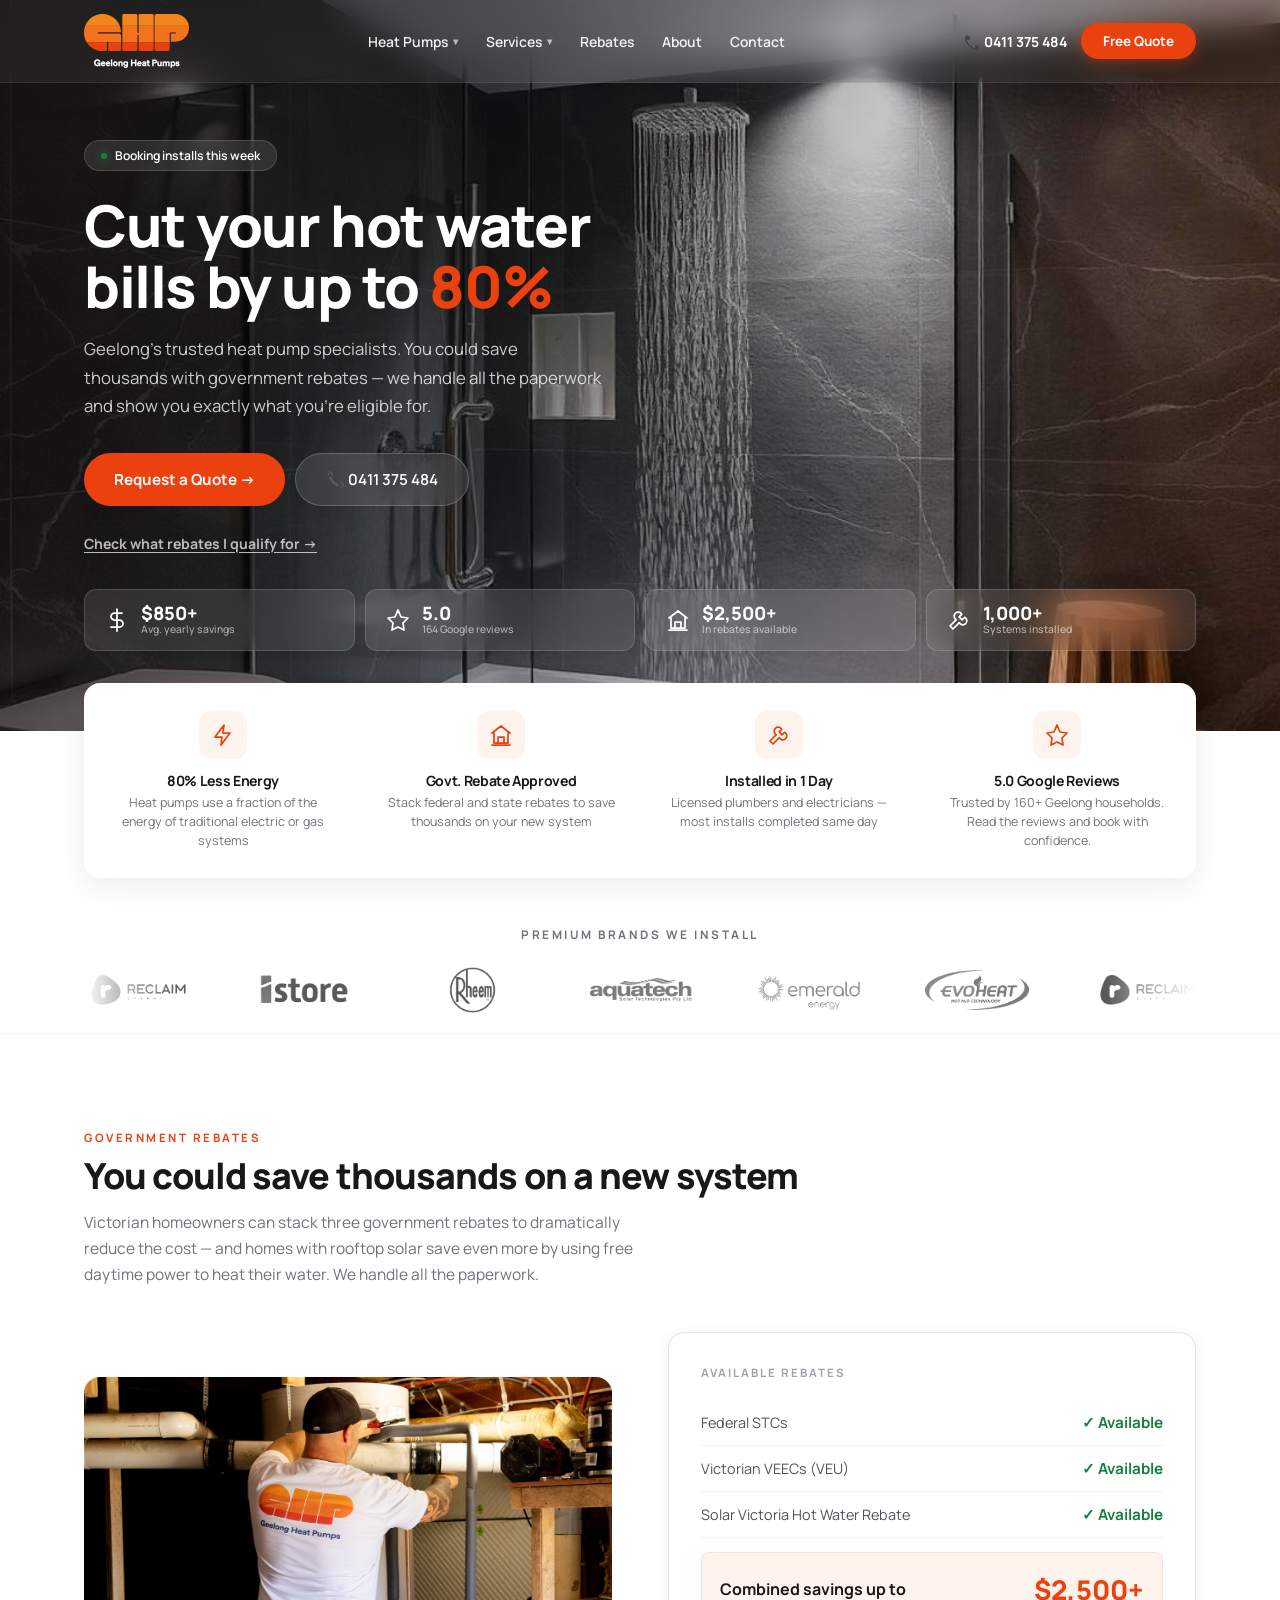
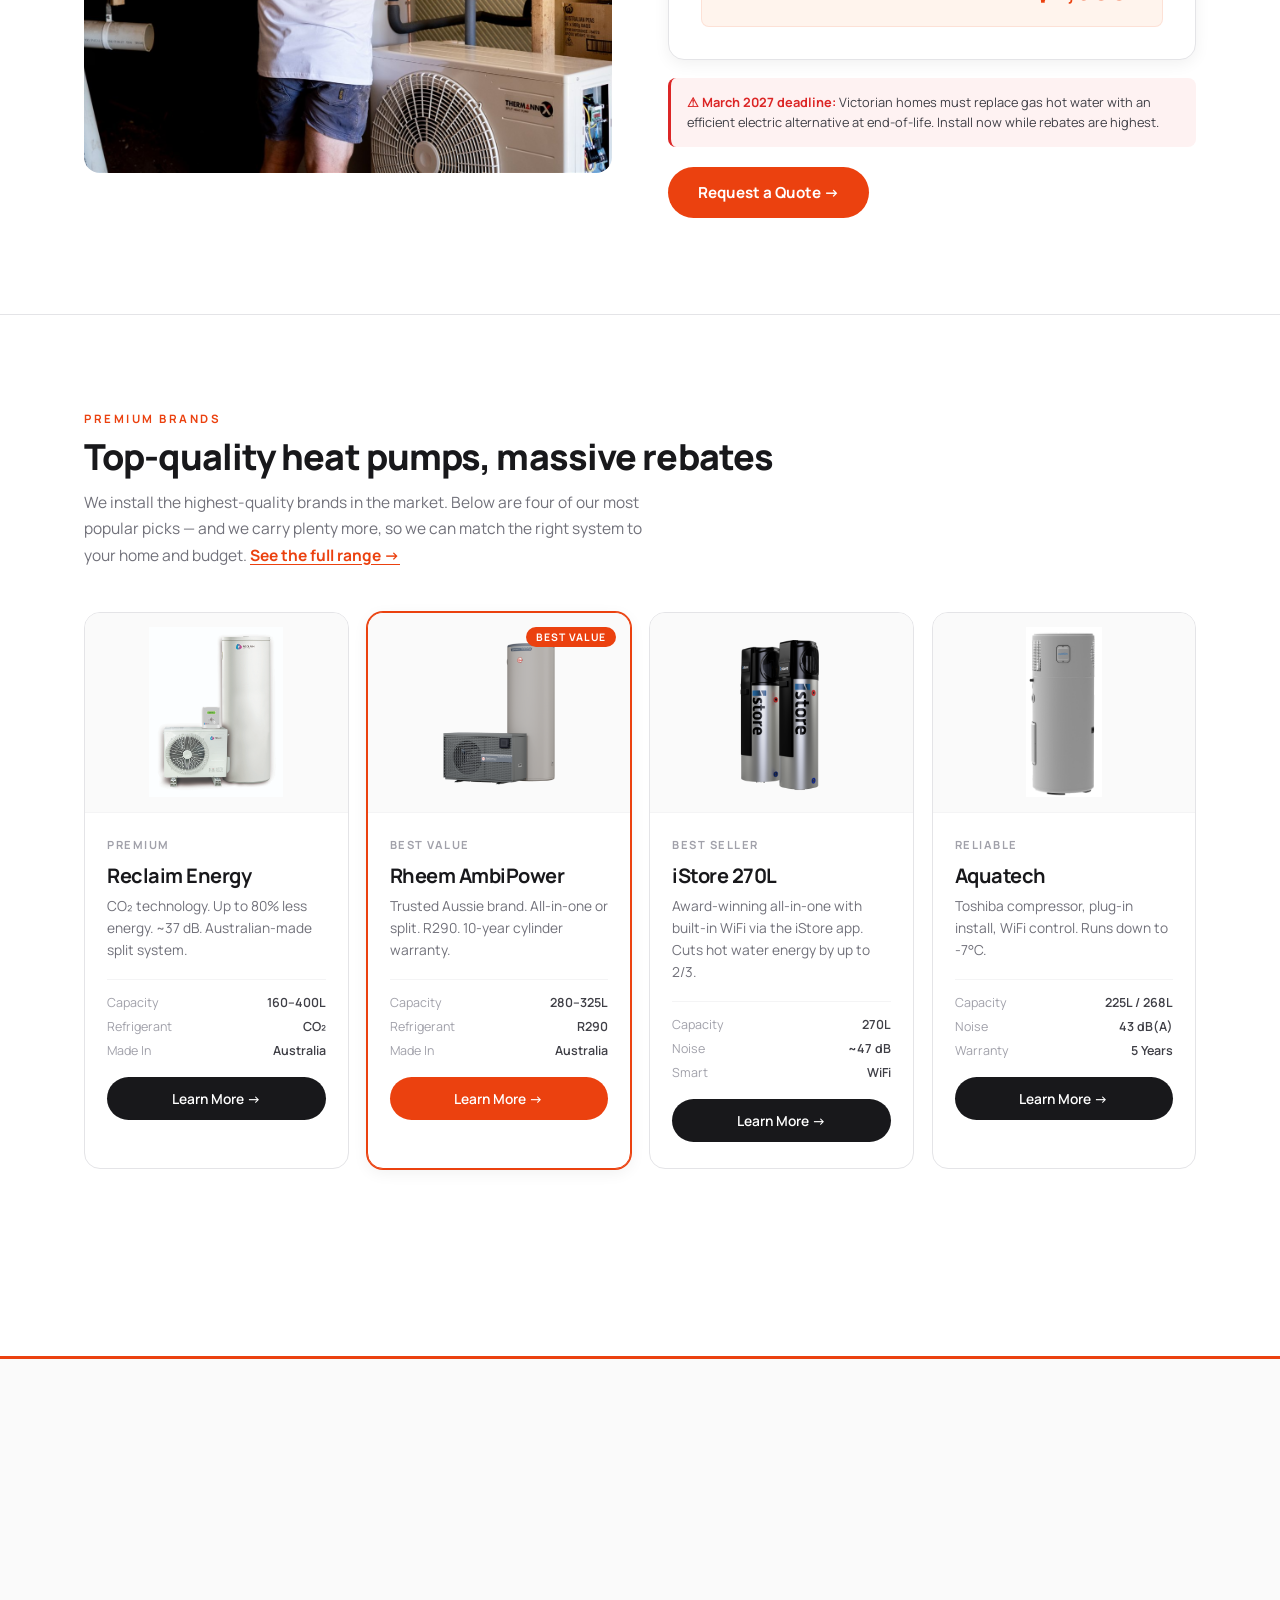
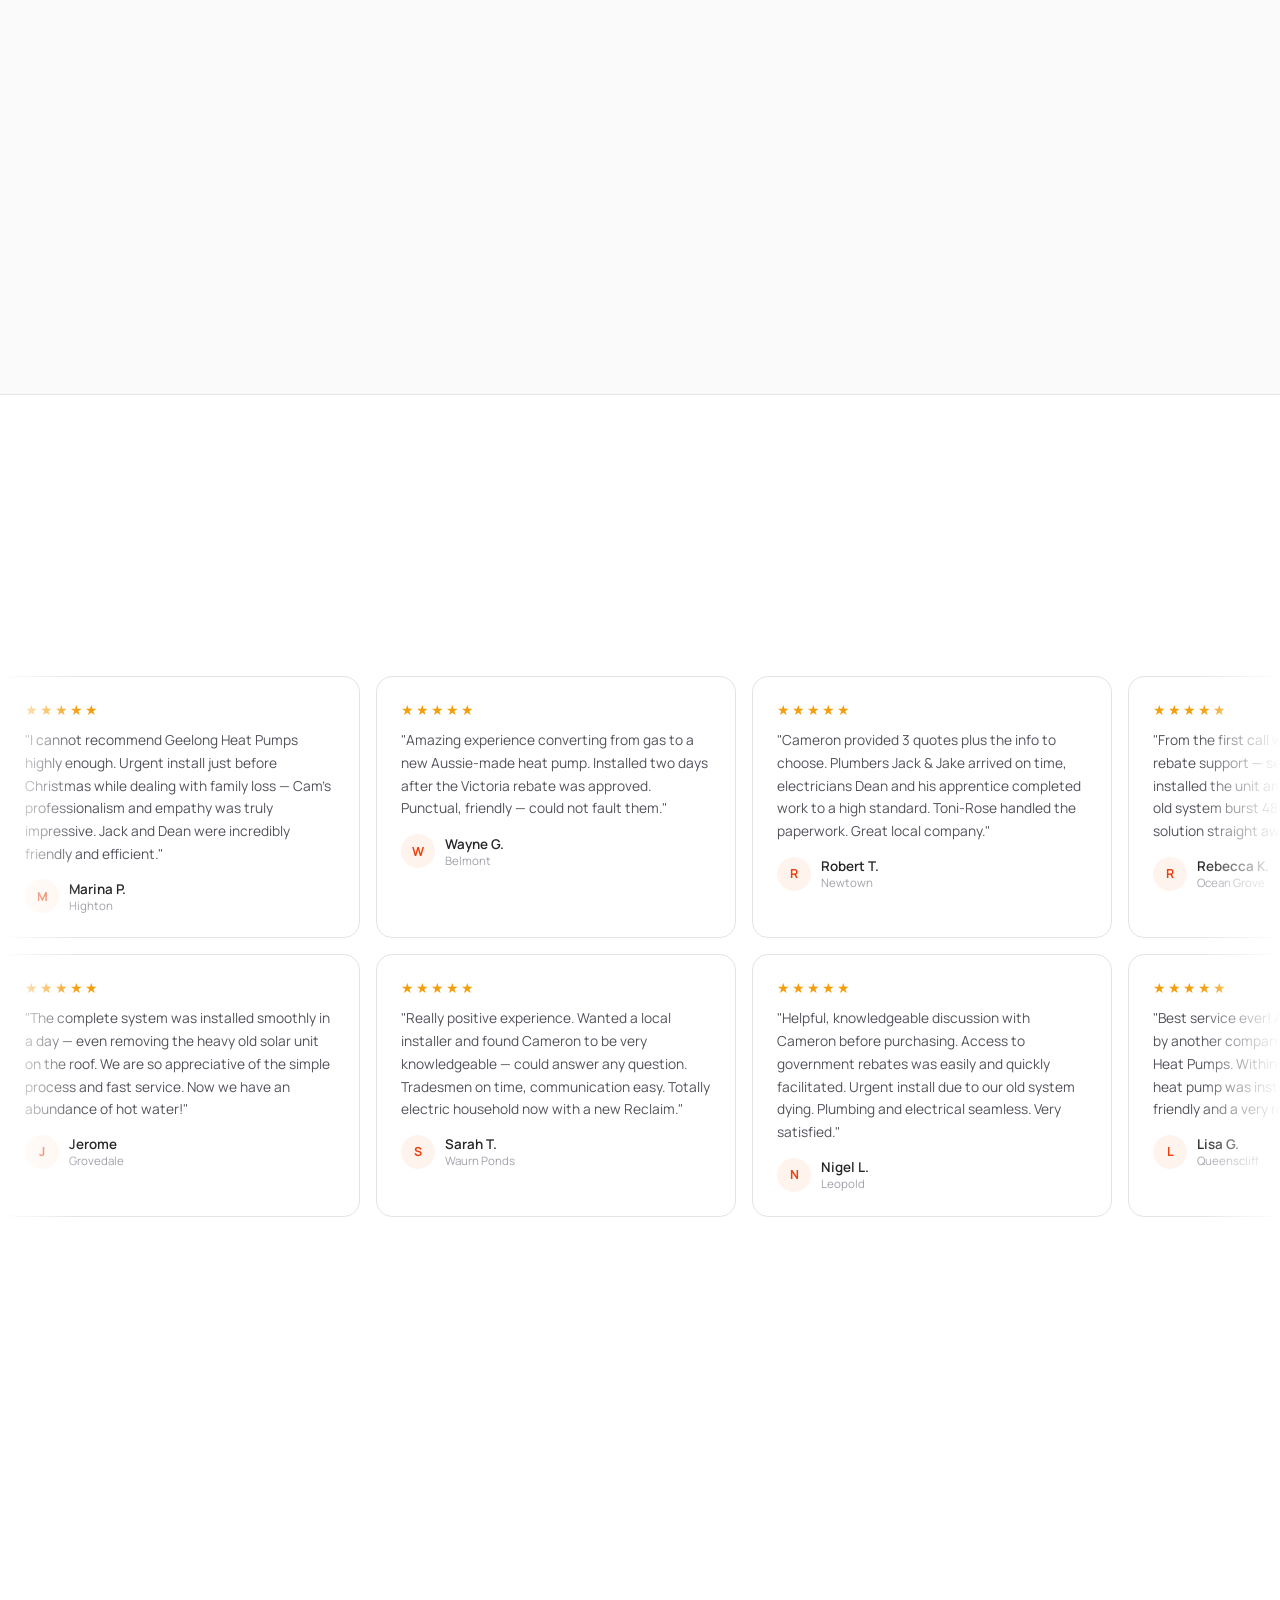
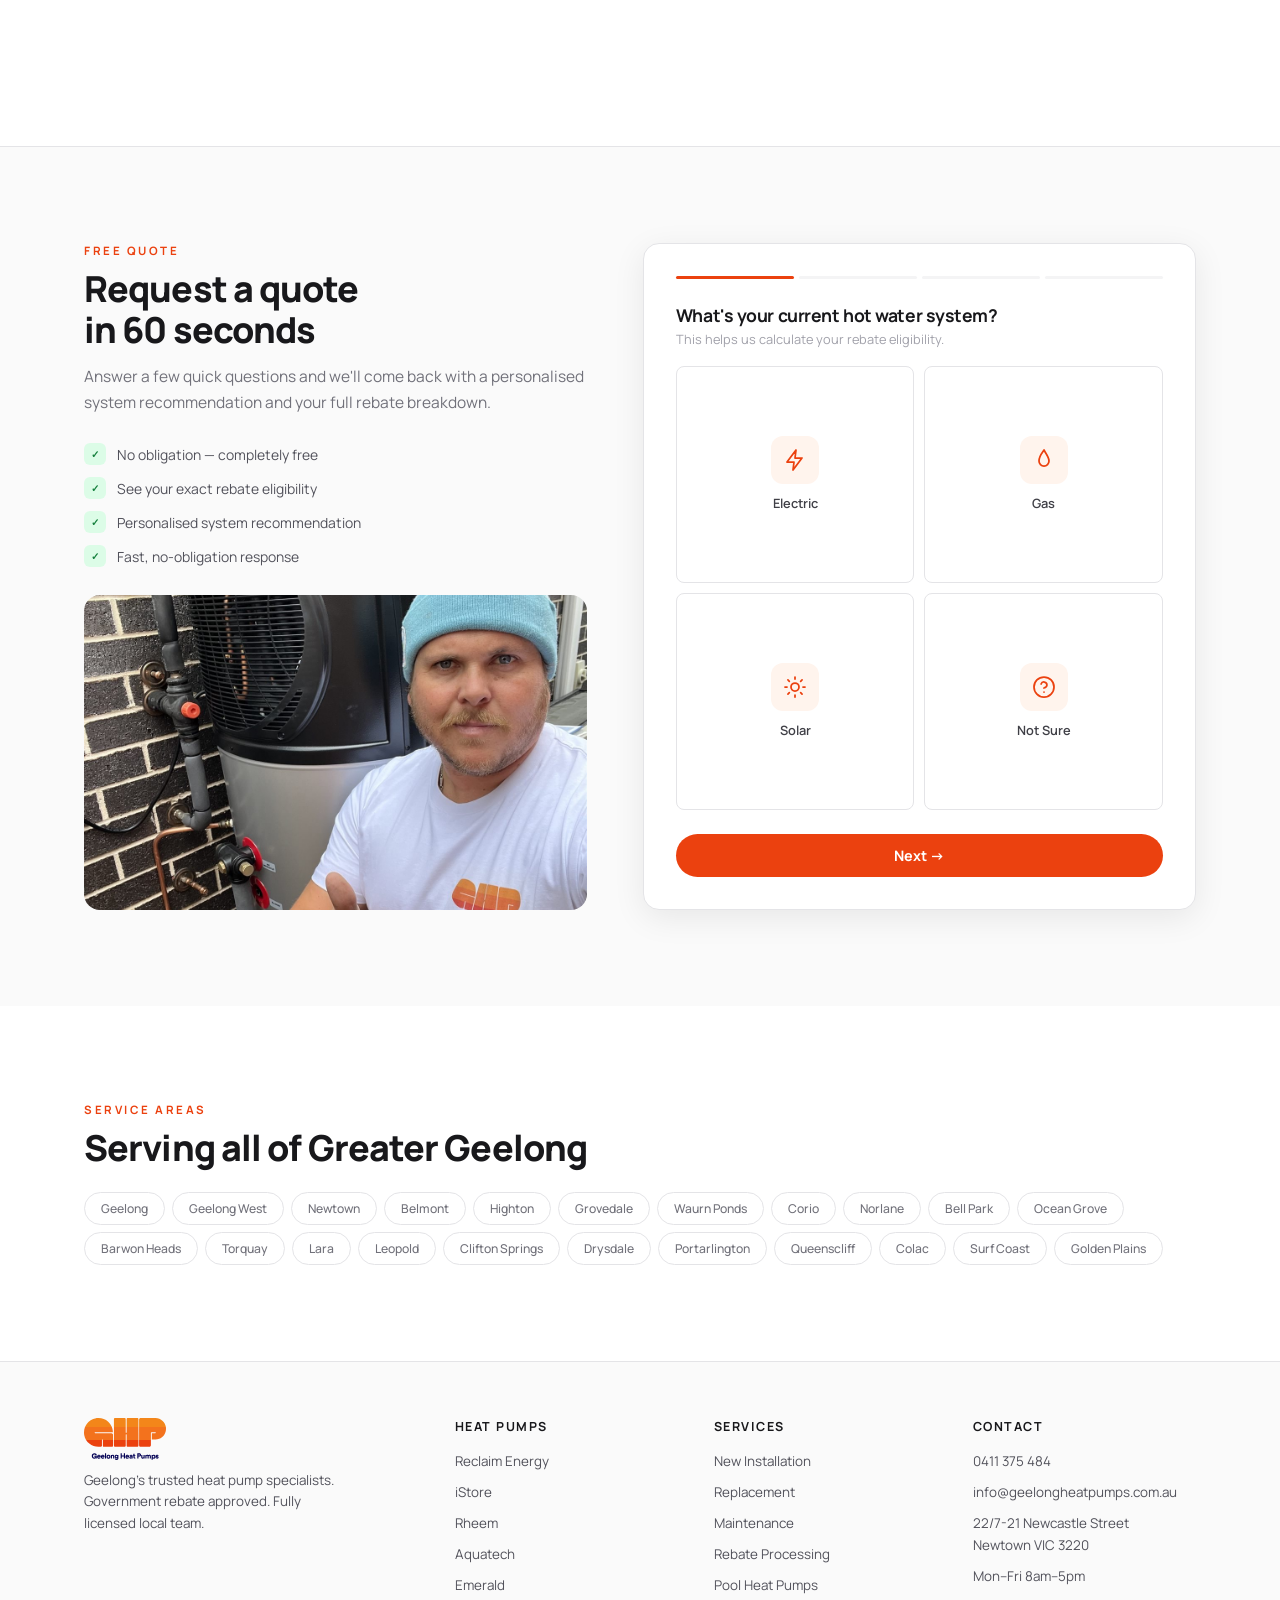
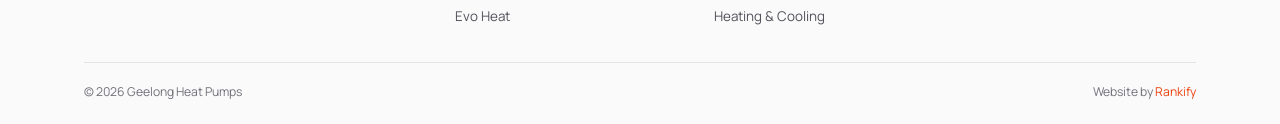
<file: index.html>
<!DOCTYPE html>
<html lang="en">
<head>
<!-- Google Tag Manager -->
<script>(function(w,d,s,l,i){w[l]=w[l]||[];w[l].push({'gtm.start':
new Date().getTime(),event:'gtm.js'});var f=d.getElementsByTagName(s)[0],
j=d.createElement(s),dl=l!='dataLayer'?'&l='+l:'';j.async=true;j.src=
'https://www.googletagmanager.com/gtm.js?id='+i+dl;f.parentNode.insertBefore(j,f);
})(window,document,'script','dataLayer','GTM-PTLHBR3W');</script>
<!-- End Google Tag Manager -->
<meta charset="UTF-8">
<meta name="viewport" content="width=device-width, initial-scale=1.0">
<title>Geelong Heat&nbsp;Pumps | Save Up To 80% On Hot&nbsp;Water Bills</title>
<meta name="description" content="Geelong's trusted heat&nbsp;pump specialists. Government rebates save you up to $2,500. Price beat guarantee. Free quotes.">
<link rel="icon" type="image/png" href="images/favicon.png"><link rel="icon" type="image/png" sizes="32x32" href="images/favicon-32x32.png"><link rel="icon" type="image/png" sizes="16x16" href="images/favicon-16x16.png"><link rel="apple-touch-icon" sizes="180x180" href="images/apple-touch-icon.png">
<link rel="preconnect" href="https://fonts.googleapis.com">
<link href="https://fonts.googleapis.com/css2?family=Manrope:wght@400;500;600;700;800&display=swap" rel="stylesheet">
<link rel="stylesheet" href="assets/site.css">
</head>
<body>
<!-- Google Tag Manager (noscript) -->
<noscript><iframe src="https://www.googletagmanager.com/ns.html?id=GTM-PTLHBR3W"
height="0" width="0" style="display:none;visibility:hidden"></iframe></noscript>
<!-- End Google Tag Manager (noscript) -->

<nav class="nav" id="nav">
  <div class="nav-in">
    <a href="index.html" class="logo"><img src="images/logo-white-text.svg" alt="Geelong Heat&nbsp;Pumps" class="logo-light"><img src="images/logo-original.svg" alt="Geelong Heat&nbsp;Pumps" class="logo-dark"></a>
    <ul class="nav-l">
      <li class="has-dd"><a href="heat-pumps.html">Heat&nbsp;Pumps <span class="chev">&#9662;</span></a>
        <div class="dropdown">
          <a href="heat-pumps.html" class="dd-feat">Compare Heat&nbsp;Pumps</a>
          <div class="dd-sep"></div>
          <a href="reclaim.html">Reclaim Energy</a>
          <a href="istore.html">iStore</a>
          <a href="rheem.html">Rheem</a>
          <a href="aquatech.html">Aquatech</a>
          <a href="emeralds.html">Emerald</a>
          <a href="evoheat.html">Evo Heat</a>
        </div>
      </li>
      <li class="has-dd"><a href="services.html">Services <span class="chev">&#9662;</span></a>
        <div class="dropdown">
          <a href="services.html" class="dd-feat">All Services</a>
          <div class="dd-sep"></div>
          <a href="services.html#install">Heat&nbsp;Pump Installation</a>
          <a href="services.html#replace">System Replacement</a>
          <a href="services.html#maintain">Maintenance &amp; Repairs</a>
          <a href="pool-heat-pumps.html">Pool Heat&nbsp;Pumps</a>
          <a href="heating-cooling.html">Heating &amp; Cooling</a>
        </div>
      </li>
      <li><a href="rebates.html">Rebates</a></li>
      <li><a href="about.html">About</a></li>
      <li><a href="contact-us.html">Contact</a></li>
    </ul>
    <div class="nav-r">
      <a href="tel:0411375484" class="nav-ph">📞 0411 375 484</a>
      <a href="#quote-form" class="nav-cta">Free Quote</a>
    </div>
    <button class="mob-tog" aria-label="Menu"><span></span><span></span><span></span></button>
  </div>
</nav>

<aside class="mdrawer" id="mdrawer"><button class="mdrawer-close" type="button" aria-label="Close menu">&times;</button>
  <ul class="mdrawer-list">
    <li><a href="index.html">Home</a></li>
    <li class="mdd">
      <button class="mdd-tog" type="button">Heat&nbsp;Pumps <span class="mdd-chev">&#9662;</span></button>
      <ul class="mdd-sub">
        <li><a href="heat-pumps.html" class="dd-feat-mob">Compare Heat&nbsp;Pumps</a></li>
        <li><a href="reclaim.html">Reclaim Energy</a></li>
        <li><a href="istore.html">iStore</a></li>
        <li><a href="rheem.html">Rheem</a></li>
        <li><a href="aquatech.html">Aquatech</a></li>
        <li><a href="emeralds.html">Emerald</a></li>
        <li><a href="evoheat.html">Evo Heat</a></li>
      </ul>
    </li>
    <li class="mdd">
      <button class="mdd-tog" type="button">Services <span class="mdd-chev">&#9662;</span></button>
      <ul class="mdd-sub">
        <li><a href="services.html" class="dd-feat-mob">All Services</a></li>
        <li><a href="services.html#install">Heat&nbsp;Pump Installation</a></li>
        <li><a href="services.html#replace">System Replacement</a></li>
        <li><a href="services.html#maintain">Maintenance &amp; Repairs</a></li>
        <li><a href="pool-heat-pumps.html">Pool Heat&nbsp;Pumps</a></li>
        <li><a href="heating-cooling.html">Heating &amp; Cooling</a></li>
      </ul>
    </li>
    <li><a href="rebates.html">Rebates</a></li>
    <li><a href="about.html">About</a></li>
    <li><a href="contact-us.html">Contact</a></li>
  </ul>
  <div class="mdrawer-cta">
    <a href="tel:0411375484" class="mc-call">&#128222; 0411 375 484</a>
    <a href="#quote-form" class="mc-quote">Get a Free Quote &rarr;</a>
  </div>
</aside>

<section class="hero">
  <div class="hero-bg"><img src="images/hero-shower.jpg" alt="Luxurious modern bathroom with rainfall shower"></div>
  
  <div class="hero-inner">
    <div class="ctr">
      <div class="hero-content">
        <div class="hero-tag"><span class="dot"></span>Booking installs this week</div>
        <h1>Cut your hot&nbsp;water<br>bills by up to <span class="em">80%</span></h1>
        <p class="hero-sub">Geelong's trusted heat&nbsp;pump specialists. You could save thousands with government rebates — we handle all the paperwork and show you exactly what you're eligible for.</p>
        <div class="hero-btns">
          <a href="#quote-form" class="btn-p">Request a Quote →</a>
          <a href="tel:0411375484" class="btn-glass">📞 0411 375 484</a>
        </div>
        <p class="hero-ph"><a href="rebates.html" style="color:rgba(255,255,255,.7);text-decoration:underline;text-underline-offset:3px">Check what rebates I qualify for →</a></p>
      </div>
      <div class="hero-cards">
        <div class="hero-glass"><div class="hg-icon"><svg viewBox="0 0 24 24" aria-hidden="true"><path d="M12 1v22M17 5H9.5a3.5 3.5 0 0 0 0 7h5a3.5 3.5 0 0 1 0 7H6"/></svg></div><div><div class="hg-val">$850+</div><div class="hg-label">Avg. yearly savings</div></div></div>
        <div class="hero-glass"><div class="hg-icon"><svg viewBox="0 0 24 24" aria-hidden="true"><path d="M12 2 15 9l7 1-5 5 1 7-6-3-6 3 1-7-5-5 7-1 3-7Z"/></svg></div><div><div class="hg-val">5.0</div><div class="hg-label">164 Google reviews</div></div></div>
        <div class="hero-glass"><div class="hg-icon"><svg viewBox="0 0 24 24" aria-hidden="true"><path d="M3 10 12 3l9 7M5 10v10h14V10M9 20v-6h6v6M3 22h18"/></svg></div><div><div class="hg-val">$2,500+</div><div class="hg-label">In rebates available</div></div></div>
        <div class="hero-glass"><div class="hg-icon"><svg viewBox="0 0 24 24" aria-hidden="true"><path d="M14.7 6.3a4 4 0 1 0-5.4 5.4L3 18l3 3 6.3-6.3a4 4 0 1 0 5.4-5.4l-2.6 2.6-3-3 2.6-2.6Z"/></svg></div><div><div class="hg-val">1,000+</div><div class="hg-label">Systems installed</div></div></div>
      </div>
    </div>
  </div>
</section>

<section class="benefits">
  <div class="ctr">
    <div class="benefits-grid">
      <div class="ben-item"><div class="ben-ico"><svg viewBox="0 0 24 24" aria-hidden="true"><path d="M13 2 4 14h7l-1 8 9-12h-7l1-8Z"/></svg></div><h4>80% Less Energy</h4><p>Heat pumps use a fraction of the energy of traditional electric or gas systems</p></div>
      <div class="ben-item"><div class="ben-ico"><svg viewBox="0 0 24 24" aria-hidden="true"><path d="M3 10 12 3l9 7M5 10v10h14V10M9 20v-6h6v6M3 22h18"/></svg></div><h4>Govt. Rebate Approved</h4><p>Stack federal and state rebates to save thousands on your new system</p></div>
      <div class="ben-item"><div class="ben-ico"><svg viewBox="0 0 24 24" aria-hidden="true"><path d="M14.7 6.3a4 4 0 1 0-5.4 5.4L3 18l3 3 6.3-6.3a4 4 0 1 0 5.4-5.4l-2.6 2.6-3-3 2.6-2.6Z"/></svg></div><h4>Installed in 1 Day</h4><p>Licensed plumbers and electricians — most installs completed same day</p></div>
      <div class="ben-item"><div class="ben-ico"><svg viewBox="0 0 24 24" aria-hidden="true"><path d="M12 2 15 9l7 1-5 5 1 7-6-3-6 3 1-7-5-5 7-1 3-7Z"/></svg></div><h4>5.0 Google Reviews</h4><p>Trusted by 160+ Geelong households. Read the reviews and book with confidence.</p></div>
    </div>
  </div>
</section>

<section class="brands">
  <div class="ctr">
    <div class="brands-label">Premium brands we install</div>
    <div class="brands-marquee">
      <div class="brands-track">
        <img src="images/brands/reclaim.png" alt="Reclaim Energy">
        <img src="images/brands/istore.png" alt="iStore">
        <img src="images/brands/rheem.png" alt="Rheem">
        <img src="images/brands/aquatech.png" alt="Aquatech">
        <img src="images/brands/emerald.png" alt="Emerald">
        <img src="images/brands/evoheat.png" alt="Evo Heat">
        <img src="images/brands/reclaim.png" alt="" aria-hidden="true">
        <img src="images/brands/istore.png" alt="" aria-hidden="true">
        <img src="images/brands/rheem.png" alt="" aria-hidden="true">
        <img src="images/brands/aquatech.png" alt="" aria-hidden="true">
        <img src="images/brands/emerald.png" alt="" aria-hidden="true">
        <img src="images/brands/evoheat.png" alt="" aria-hidden="true">
      </div>
    </div>
  </div>
</section>

<section class="sec reb-sec" id="rebates">
  <div class="ctr">
    <div class="sec-tag fade">Government Rebates</div>
    <h2 class="sec-t fade">You could save thousands on a new system</h2>
    <p class="sec-sub fade">Victorian homeowners can stack three government rebates to dramatically reduce the cost — and homes with rooftop solar save even more by using free daytime power to heat their water. We handle all the paperwork.</p>
    <div class="reb-g">
      <div class="reb-img fade"><img src="images/install-team-back.jpg" alt="Geelong Heat&nbsp;Pumps installer at work"></div>
      <div class="fade">
        <div class="reb-card">
          <div class="rc-h">Available Rebates</div>
          <div class="rc-r"><span class="l">Federal STCs</span><span class="v s">✓ Available</span></div>
          <div class="rc-r"><span class="l">Victorian VEECs (VEU)</span><span class="v s">✓ Available</span></div>
          <div class="rc-r"><span class="l">Solar Victoria Hot&nbsp;Water Rebate</span><span class="v s">✓ Available</span></div>
          <div class="rc-tot"><span class="l">Combined savings up to</span><span class="v">$2,500+</span></div>
        </div>
        <div class="rc-note"><strong>⚠ March 2027 deadline:</strong> Victorian homes must replace gas hot&nbsp;water with an efficient electric alternative at end-of-life. Install now while rebates are highest.</div>
        <a href="#quote-form" class="btn-p" style="margin-top:20px;display:inline-flex">Request a Quote →</a>
      </div>
    </div>
  </div>
</section>

<section class="sec" id="products">
  <div class="ctr">
    <div class="sec-tag fade">Premium Brands</div>
    <h2 class="sec-t fade">Top-quality heat&nbsp;pumps, massive rebates</h2>
    <p class="sec-sub fade">We install the highest-quality brands in the market. Below are four of our most popular picks — and we carry plenty more, so we can match the right system to your home and budget. <a href="heat-pumps.html" style="color:var(--orange);font-weight:700;text-decoration:underline;text-underline-offset:3px">See the full range →</a></p>
    <div class="prod-g cols-4">

      <div class="pcard fade">
        <div class="pcard-img"><img src="images/product-reclaim.jpg" alt="Reclaim Energy Heat&nbsp;Pump"></div>
        <div class="pcard-body">
          <div class="tier">Premium</div>
          <h3>Reclaim Energy</h3>
          <p class="desc">CO₂ technology. Up to 80% less energy. ~37 dB. Australian-made split system.</p>
          <div class="pspecs">
            <div class="psp"><span class="k">Capacity</span><span class="va">160–400L</span></div>
            <div class="psp"><span class="k">Refrigerant</span><span class="va">CO₂</span></div>
            <div class="psp"><span class="k">Made In</span><span class="va">Australia</span></div>
          </div>
          <a href="reclaim.html" class="pcta">Learn More →</a>
        </div>
      </div>

      <div class="pcard feat fade">
        <span class="ptag">Best Value</span>
        <div class="pcard-img"><img src="images/product-rheem.png" alt="Rheem AmbiPower Heat&nbsp;Pump"></div>
        <div class="pcard-body">
          <div class="tier">Best Value</div>
          <h3>Rheem AmbiPower</h3>
          <p class="desc">Trusted Aussie brand. All-in-one or split. R290. 10-year cylinder warranty.</p>
          <div class="pspecs">
            <div class="psp"><span class="k">Capacity</span><span class="va">280–325L</span></div>
            <div class="psp"><span class="k">Refrigerant</span><span class="va">R290</span></div>
            <div class="psp"><span class="k">Made In</span><span class="va">Australia</span></div>
          </div>
          <a href="rheem.html" class="pcta">Learn More →</a>
        </div>
      </div>

      <div class="pcard fade">
        <div class="pcard-img"><img src="images/product-istore.png" alt="iStore Heat&nbsp;Pump"></div>
        <div class="pcard-body">
          <div class="tier">Best Seller</div>
          <h3>iStore 270L</h3>
          <p class="desc">Award-winning all-in-one with built-in WiFi via the iStore app. Cuts hot&nbsp;water energy by up to 2/3.</p>
          <div class="pspecs">
            <div class="psp"><span class="k">Capacity</span><span class="va">270L</span></div>
            <div class="psp"><span class="k">Noise</span><span class="va">~47 dB</span></div>
            <div class="psp"><span class="k">Smart</span><span class="va">WiFi</span></div>
          </div>
          <a href="istore.html" class="pcta">Learn More →</a>
        </div>
      </div>

      <div class="pcard fade">
        <div class="pcard-img"><img src="images/product-aquatech.png" alt="Aquatech Heat&nbsp;Pump"></div>
        <div class="pcard-body">
          <div class="tier">Reliable</div>
          <h3>Aquatech</h3>
          <p class="desc">Toshiba compressor, plug-in install, WiFi control. Runs down to -7°C.</p>
          <div class="pspecs">
            <div class="psp"><span class="k">Capacity</span><span class="va">225L / 268L</span></div>
            <div class="psp"><span class="k">Noise</span><span class="va">43 dB(A)</span></div>
            <div class="psp"><span class="k">Warranty</span><span class="va">5 Years</span></div>
          </div>
          <a href="aquatech.html" class="pcta">Learn More →</a>
        </div>
      </div>

    </div>
    <div style="text-align:center;margin-top:40px" class="fade">
      <a href="heat-pumps.html" class="btn-dark">Compare All Heat&nbsp;Pumps →</a>
    </div>
  </div>
</section>

<section class="sec why-sec" id="why">
  <div class="ctr">
    <div class="sec-tag fade">Why Choose Us</div>
    <h2 class="sec-t fade">We make switching simple</h2>
    <p class="sec-sub fade">Local experts who handle everything — from selecting the right system to processing every rebate.</p>
    <div class="why-g">
      <div class="wcard fade"><div class="wico"><svg viewBox="0 0 24 24" aria-hidden="true"><path d="M12 2 15 9l7 1-5 5 1 7-6-3-6 3 1-7-5-5 7-1 3-7Z"/></svg></div><div><h4>5-Star Reviewed</h4><p>164+ five-star Google reviews from Geelong homeowners we've looked after.</p></div></div>
      <div class="wcard fade"><div class="wico"><svg viewBox="0 0 24 24" aria-hidden="true"><rect x="5" y="4" width="14" height="18" rx="2"/><path d="M9 2h6v4H9z"/><path d="M9 11h6M9 15h6M9 19h4"/></svg></div><div><h4>We Handle All Paperwork</h4><p>STCs, VEECs, Solar Victoria — we process everything and apply it as a point-of-sale discount.</p></div></div>
      <div class="wcard fade"><div class="wico"><svg viewBox="0 0 24 24" aria-hidden="true"><circle cx="9" cy="8" r="4"/><path d="M2 21v-1c0-3 3-5 7-5s7 2 7 5v1"/><circle cx="18" cy="9" r="3"/><path d="M16 21v-1c0-2 2-3 4-3"/></svg></div><div><h4>Family-Run &amp; Local</h4><p>We live and work in Geelong. When you call, you talk to the people running the job.</p></div></div>
      <div class="wcard fade"><div class="wico"><svg viewBox="0 0 24 24" aria-hidden="true"><path d="M13 2 4 14h7l-1 8 9-12h-7l1-8Z"/></svg></div><div><h4>Fast Expert Installation</h4><p>Licensed plumbers &amp; electricians. Most installs done in a single day, booked within 7 days.</p></div></div>
    </div>
  </div>
</section>

<section class="rev-sec" id="reviews">
  <div class="rev-header">
    <div class="sec-tag fade">Reviews</div>
    <h2 class="sec-t fade">Trusted by Geelong homeowners</h2>
    <a href="#reviews" class="gbadge-link fade">
      <div class="gbadge">
        <svg width="20" height="20" viewBox="0 0 48 48" style="flex-shrink:0"><path fill="#FFC107" d="M43.6 20.1H42V20H24v8h11.3C33.9 33.6 29.3 36 24 36c-6.6 0-12-5.4-12-12s5.4-12 12-12c3.1 0 5.8 1.2 8 3l5.7-5.7C34 6 29.3 4 24 4 12.9 4 4 12.9 4 24s8.9 20 20 20 20-8.9 20-20c0-1.3-.2-2.6-.4-3.9z"/><path fill="#FF3D00" d="M6.3 14.7l6.6 4.8C14.5 15.1 18.8 12 24 12c3.1 0 5.8 1.2 8 3l5.7-5.7C34 6 29.3 4 24 4 16.3 4 9.7 8.3 6.3 14.7z"/><path fill="#4CAF50" d="M24 44c5.2 0 9.9-2 13.4-5.2l-6.2-5.2C29.2 35.1 26.7 36 24 36c-5.3 0-9.8-3.4-11.4-8.1l-6.5 5C9.5 39.6 16.2 44 24 44z"/><path fill="#1976D2" d="M43.6 20.1H42V20H24v8h11.3c-.8 2.2-2.2 4.2-4.1 5.6l6.2 5.2C36.9 39.2 44 34 44 24c0-1.3-.2-2.6-.4-3.9z"/></svg>
        <span class="gs">★★★★★</span>
        <span class="gv">5.0</span>
        <span class="gc">160+ reviews</span>
      </div>
    </a>
  </div>
  <div class="marquee-row right"><div class="marquee-track">
    <div class="rcard"><div class="rs">&#9733;&#9733;&#9733;&#9733;&#9733;</div><p class="rt">"I cannot recommend Geelong Heat&nbsp;Pumps highly enough. Urgent install just before Christmas while dealing with family loss &mdash; Cam's professionalism and empathy was truly impressive. Jack and Dean were incredibly friendly and efficient."</p><div class="ra"><div class="rav">M</div><div><div class="ran">Marina P.</div><div class="ral">Highton</div></div></div></div>
    <div class="rcard"><div class="rs">&#9733;&#9733;&#9733;&#9733;&#9733;</div><p class="rt">"Amazing experience converting from gas to a new Aussie-made heat&nbsp;pump. Installed two days after the Victoria rebate was approved. Punctual, friendly &mdash; could not fault them."</p><div class="ra"><div class="rav">W</div><div><div class="ran">Wayne G.</div><div class="ral">Belmont</div></div></div></div>
    <div class="rcard"><div class="rs">&#9733;&#9733;&#9733;&#9733;&#9733;</div><p class="rt">"Cameron provided 3 quotes plus the info to choose. Plumbers Jack &amp; Jake arrived on time, electricians Dean and his apprentice completed work to a high standard. Toni-Rose handled the paperwork. Great local company."</p><div class="ra"><div class="rav">R</div><div><div class="ran">Robert T.</div><div class="ral">Newtown</div></div></div></div>
    <div class="rcard"><div class="rs">&#9733;&#9733;&#9733;&#9733;&#9733;</div><p class="rt">"From the first call with Cameron to the SolarVic rebate support &mdash; service was fantastic. Sam installed the unit and explained everything. Our old system burst 48 hours earlier and they had a solution straight away."</p><div class="ra"><div class="rav">R</div><div><div class="ran">Rebecca K.</div><div class="ral">Ocean Grove</div></div></div></div>
    <div class="rcard"><div class="rs">&#9733;&#9733;&#9733;&#9733;&#9733;</div><p class="rt">"Great support and service for our iStore. Poorly installed by another plumber and leaking continuously. Geelong Heat&nbsp;Pumps arranged the repairs promptly and fixed all the problems. Fair cost, very happy."</p><div class="ra"><div class="rav">C</div><div><div class="ran">Chris H.</div><div class="ral">Torquay</div></div></div></div>
    <div class="rcard"><div class="rs">&#9733;&#9733;&#9733;&#9733;&#9733;</div><p class="rt">"Geelong Heat&nbsp;Pumps were both professional and easy to deal with. They provided the most comprehensive documentation and competitive pricing. Installed promptly as advised. Highly recommended."</p><div class="ra"><div class="rav">D</div><div><div class="ran">David K.</div><div class="ral">Lara</div></div></div></div>
    <div class="rcard"><div class="rs">&#9733;&#9733;&#9733;&#9733;&#9733;</div><p class="rt">"Cam, Toni and their local team of quality tradespeople are fantastic to deal with &mdash; punctual, knowledgeable and have done a great job installing a 5.2kW solar system with battery, inverter and heat&nbsp;pump."</p><div class="ra"><div class="rav">M</div><div><div class="ran">Mark D.</div><div class="ral">Highton</div></div></div></div>
    <div class="rcard"><div class="rs">&#9733;&#9733;&#9733;&#9733;&#9733;</div><p class="rt">"Super fast, super efficient and professional. From initial contact to installation was a very easy process and the advice given was perfect."</p><div class="ra"><div class="rav">S</div><div><div class="ran">Steve H.</div><div class="ral">Corio</div></div></div></div>
    <div class="rcard"><div class="rs">&#9733;&#9733;&#9733;&#9733;&#9733;</div><p class="rt">"We love our new heat&nbsp;pump. A huge improvement on our old gas system. Service was amazing. The process was smooth and efficient. Well done."</p><div class="ra"><div class="rav">E</div><div><div class="ran">Elizabeth H.</div><div class="ral">Norlane</div></div></div></div>
    <div class="rcard"><div class="rs">&#9733;&#9733;&#9733;&#9733;&#9733;</div><p class="rt">"Geelong Heat&nbsp;Pumps recently replaced my old gas hot&nbsp;water heater with an iStore system. I cannot be happier with the heater or the people at GHP. Highly recommend them."</p><div class="ra"><div class="rav">G</div><div><div class="ran">Gary L.</div><div class="ral">Bell Park</div></div></div></div>
    <div class="rcard"><div class="rs">&#9733;&#9733;&#9733;&#9733;&#9733;</div><p class="rt">"I've installed a heat&nbsp;pump HWS with GHP. They are excellent in communication, have fair price, and good turnaround times &mdash; 100% recommend."</p><div class="ra"><div class="rav">N</div><div><div class="ran">Nikola T.</div><div class="ral">Clifton Springs</div></div></div></div>
    <div class="rcard"><div class="rs">&#9733;&#9733;&#9733;&#9733;&#9733;</div><p class="rt">"An easy 5-star review for me. I was daunted by the prospect of upgrading our hot&nbsp;water system, but Toni and the team walked us through it. Couldn't be happier."</p><div class="ra"><div class="rav">D</div><div><div class="ran">Dylan</div><div class="ral">Portarlington</div></div></div></div>
    <div class="rcard"><div class="rs">&#9733;&#9733;&#9733;&#9733;&#9733;</div><p class="rt">"Replaced my HWS with an iStore through Geelong Heat&nbsp;Pumps. From the first phone call they were honest and professional. Cam was excellent and the trades were polite, efficient and tidy. Installed next day."</p><div class="ra"><div class="rav">M</div><div><div class="ran">Michael H.</div><div class="ral">Drysdale</div></div></div></div>
    <div class="rcard"><div class="rs">&#9733;&#9733;&#9733;&#9733;&#9733;</div><p class="rt">"Geelong Heat&nbsp;Pumps have the 3 P's. Professional. Prompt. Priced well. Left without hot&nbsp;water when my old system failed &mdash; had a quote the same morning, installed the following afternoon."</p><div class="ra"><div class="rav">A</div><div><div class="ran">Andrew D.</div><div class="ral">Barwon Heads</div></div></div></div>
    <div class="rcard"><div class="rs">&#9733;&#9733;&#9733;&#9733;&#9733;</div><p class="rt">"I cannot recommend Geelong Heat&nbsp;Pumps highly enough. Urgent install just before Christmas while dealing with family loss &mdash; Cam's professionalism and empathy was truly impressive. Jack and Dean were incredibly friendly and efficient."</p><div class="ra"><div class="rav">M</div><div><div class="ran">Marina P.</div><div class="ral">Highton</div></div></div></div>
    <div class="rcard"><div class="rs">&#9733;&#9733;&#9733;&#9733;&#9733;</div><p class="rt">"Amazing experience converting from gas to a new Aussie-made heat&nbsp;pump. Installed two days after the Victoria rebate was approved. Punctual, friendly &mdash; could not fault them."</p><div class="ra"><div class="rav">W</div><div><div class="ran">Wayne G.</div><div class="ral">Belmont</div></div></div></div>
    <div class="rcard"><div class="rs">&#9733;&#9733;&#9733;&#9733;&#9733;</div><p class="rt">"Cameron provided 3 quotes plus the info to choose. Plumbers Jack &amp; Jake arrived on time, electricians Dean and his apprentice completed work to a high standard. Toni-Rose handled the paperwork. Great local company."</p><div class="ra"><div class="rav">R</div><div><div class="ran">Robert T.</div><div class="ral">Newtown</div></div></div></div>
    <div class="rcard"><div class="rs">&#9733;&#9733;&#9733;&#9733;&#9733;</div><p class="rt">"From the first call with Cameron to the SolarVic rebate support &mdash; service was fantastic. Sam installed the unit and explained everything. Our old system burst 48 hours earlier and they had a solution straight away."</p><div class="ra"><div class="rav">R</div><div><div class="ran">Rebecca K.</div><div class="ral">Ocean Grove</div></div></div></div>
    <div class="rcard"><div class="rs">&#9733;&#9733;&#9733;&#9733;&#9733;</div><p class="rt">"Great support and service for our iStore. Poorly installed by another plumber and leaking continuously. Geelong Heat&nbsp;Pumps arranged the repairs promptly and fixed all the problems. Fair cost, very happy."</p><div class="ra"><div class="rav">C</div><div><div class="ran">Chris H.</div><div class="ral">Torquay</div></div></div></div>
    <div class="rcard"><div class="rs">&#9733;&#9733;&#9733;&#9733;&#9733;</div><p class="rt">"Geelong Heat&nbsp;Pumps were both professional and easy to deal with. They provided the most comprehensive documentation and competitive pricing. Installed promptly as advised. Highly recommended."</p><div class="ra"><div class="rav">D</div><div><div class="ran">David K.</div><div class="ral">Lara</div></div></div></div>
    <div class="rcard"><div class="rs">&#9733;&#9733;&#9733;&#9733;&#9733;</div><p class="rt">"Cam, Toni and their local team of quality tradespeople are fantastic to deal with &mdash; punctual, knowledgeable and have done a great job installing a 5.2kW solar system with battery, inverter and heat&nbsp;pump."</p><div class="ra"><div class="rav">M</div><div><div class="ran">Mark D.</div><div class="ral">Highton</div></div></div></div>
    <div class="rcard"><div class="rs">&#9733;&#9733;&#9733;&#9733;&#9733;</div><p class="rt">"Super fast, super efficient and professional. From initial contact to installation was a very easy process and the advice given was perfect."</p><div class="ra"><div class="rav">S</div><div><div class="ran">Steve H.</div><div class="ral">Corio</div></div></div></div>
    <div class="rcard"><div class="rs">&#9733;&#9733;&#9733;&#9733;&#9733;</div><p class="rt">"We love our new heat&nbsp;pump. A huge improvement on our old gas system. Service was amazing. The process was smooth and efficient. Well done."</p><div class="ra"><div class="rav">E</div><div><div class="ran">Elizabeth H.</div><div class="ral">Norlane</div></div></div></div>
    <div class="rcard"><div class="rs">&#9733;&#9733;&#9733;&#9733;&#9733;</div><p class="rt">"Geelong Heat&nbsp;Pumps recently replaced my old gas hot&nbsp;water heater with an iStore system. I cannot be happier with the heater or the people at GHP. Highly recommend them."</p><div class="ra"><div class="rav">G</div><div><div class="ran">Gary L.</div><div class="ral">Bell Park</div></div></div></div>
    <div class="rcard"><div class="rs">&#9733;&#9733;&#9733;&#9733;&#9733;</div><p class="rt">"I've installed a heat&nbsp;pump HWS with GHP. They are excellent in communication, have fair price, and good turnaround times &mdash; 100% recommend."</p><div class="ra"><div class="rav">N</div><div><div class="ran">Nikola T.</div><div class="ral">Clifton Springs</div></div></div></div>
    <div class="rcard"><div class="rs">&#9733;&#9733;&#9733;&#9733;&#9733;</div><p class="rt">"An easy 5-star review for me. I was daunted by the prospect of upgrading our hot&nbsp;water system, but Toni and the team walked us through it. Couldn't be happier."</p><div class="ra"><div class="rav">D</div><div><div class="ran">Dylan</div><div class="ral">Portarlington</div></div></div></div>
    <div class="rcard"><div class="rs">&#9733;&#9733;&#9733;&#9733;&#9733;</div><p class="rt">"Replaced my HWS with an iStore through Geelong Heat&nbsp;Pumps. From the first phone call they were honest and professional. Cam was excellent and the trades were polite, efficient and tidy. Installed next day."</p><div class="ra"><div class="rav">M</div><div><div class="ran">Michael H.</div><div class="ral">Drysdale</div></div></div></div>
    <div class="rcard"><div class="rs">&#9733;&#9733;&#9733;&#9733;&#9733;</div><p class="rt">"Geelong Heat&nbsp;Pumps have the 3 P's. Professional. Prompt. Priced well. Left without hot&nbsp;water when my old system failed &mdash; had a quote the same morning, installed the following afternoon."</p><div class="ra"><div class="rav">A</div><div><div class="ran">Andrew D.</div><div class="ral">Barwon Heads</div></div></div></div>
  </div></div>
  <div class="marquee-row left"><div class="marquee-track">
    <div class="rcard"><div class="rs">&#9733;&#9733;&#9733;&#9733;&#9733;</div><p class="rt">"The complete system was installed smoothly in a day &mdash; even removing the heavy old solar unit on the roof. We are so appreciative of the simple process and fast service. Now we have an abundance of hot&nbsp;water!"</p><div class="ra"><div class="rav">J</div><div><div class="ran">Jerome</div><div class="ral">Grovedale</div></div></div></div>
    <div class="rcard"><div class="rs">&#9733;&#9733;&#9733;&#9733;&#9733;</div><p class="rt">"Really positive experience. Wanted a local installer and found Cameron to be very knowledgeable &mdash; could answer any question. Tradesmen on time, communication easy. Totally electric household now with a new Reclaim."</p><div class="ra"><div class="rav">S</div><div><div class="ran">Sarah T.</div><div class="ral">Waurn Ponds</div></div></div></div>
    <div class="rcard"><div class="rs">&#9733;&#9733;&#9733;&#9733;&#9733;</div><p class="rt">"Helpful, knowledgeable discussion with Cameron before purchasing. Access to government rebates was easily and quickly facilitated. Urgent install due to our old system dying. Plumbing and electrical seamless. Very satisfied."</p><div class="ra"><div class="rav">N</div><div><div class="ran">Nigel L.</div><div class="ral">Leopold</div></div></div></div>
    <div class="rcard"><div class="rs">&#9733;&#9733;&#9733;&#9733;&#9733;</div><p class="rt">"Best service ever! After being messed around by another company we contacted Geelong Heat&nbsp;Pumps. Within a few days our new heat&nbsp;pump was installed with no fuss at all. Fast, friendly and a very reasonable price."</p><div class="ra"><div class="rav">L</div><div><div class="ran">Lisa G.</div><div class="ral">Queenscliff</div></div></div></div>
    <div class="rcard"><div class="rs">&#9733;&#9733;&#9733;&#9733;&#9733;</div><p class="rt">"Excellent service, advice and installation of the Rheem heat&nbsp;pump system. Many thanks to the GHP team and Col the installer &mdash; excellent job."</p><div class="ra"><div class="rav">P</div><div><div class="ran">Peter G.</div><div class="ral">Geelong West</div></div></div></div>
    <div class="rcard"><div class="rs">&#9733;&#9733;&#9733;&#9733;&#9733;</div><p class="rt">"Everything was exceptional. Pre-sales with Cam &mdash; top notch, not pushy, patient with questions &mdash; absolute rock star! And the installer was professional and tidy."</p><div class="ra"><div class="rav">A</div><div><div class="ran">Adam H.</div><div class="ral">Highton</div></div></div></div>
    <div class="rcard"><div class="rs">&#9733;&#9733;&#9733;&#9733;&#9733;</div><p class="rt">"Thanks very much to Cam and the team for their great service and quality installation. The job was all said and done in a couple of hours and we couldn't be happier with our iStore unit."</p><div class="ra"><div class="rav">M</div><div><div class="ran">Michael M.</div><div class="ral">Newtown</div></div></div></div>
    <div class="rcard"><div class="rs">&#9733;&#9733;&#9733;&#9733;&#9733;</div><p class="rt">"Geelong Heat&nbsp;Pumps was extremely professional with a quick efficient response to all my questions, providing extra info and making the whole process easy. The plumber and electrician worked together seamlessly."</p><div class="ra"><div class="rav">J</div><div><div class="ran">Josie M.</div><div class="ral">Lara</div></div></div></div>
    <div class="rcard"><div class="rs">&#9733;&#9733;&#9733;&#9733;&#9733;</div><p class="rt">"Can not thank these people enough for my hot shower this morning. Our HWS died on a Wednesday night, plumber was busy and recommended GHP. Couldn't be happier."</p><div class="ra"><div class="rav">T</div><div><div class="ran">Tracey B.</div><div class="ral">Belmont</div></div></div></div>
    <div class="rcard"><div class="rs">&#9733;&#9733;&#9733;&#9733;&#9733;</div><p class="rt">"Buying a heat&nbsp;pump can be a daunting experience with inflated prices and pressure selling. Geelong Heat&nbsp;Pumps were awesome to deal with from initial contact &mdash; very knowledgeable, no nonsense."</p><div class="ra"><div class="rav">P</div><div><div class="ran">Philip G.</div><div class="ral">Manifold Heights</div></div></div></div>
    <div class="rcard"><div class="rs">&#9733;&#9733;&#9733;&#9733;&#9733;</div><p class="rt">"Very happy with Geelong &amp; Peninsula Heat&nbsp;Pumps service &mdash; they helped me when my hot&nbsp;water service gave up. You don't know how much you rely on it till you haven't got it."</p><div class="ra"><div class="rav">H</div><div><div class="ran">Heather T.</div><div class="ral">Hamlyn Heights</div></div></div></div>
    <div class="rcard"><div class="rs">&#9733;&#9733;&#9733;&#9733;&#9733;</div><p class="rt">"Great experience getting my water heat&nbsp;pump replaced. Cameron gave good advice and was flexible to accommodate my specific requests for the installation."</p><div class="ra"><div class="rav">M</div><div><div class="ran">Mark V.</div><div class="ral">Anglesea</div></div></div></div>
    <div class="rcard"><div class="rs">&#9733;&#9733;&#9733;&#9733;&#9733;</div><p class="rt">"From start to finish was great &mdash; starting with Meagan helping me through the rebate process, to installer Adrian and his wonderful sparky."</p><div class="ra"><div class="rav">V</div><div><div class="ran">Vincent R.</div><div class="ral">Rosebud</div></div></div></div>
    <div class="rcard"><div class="rs">&#9733;&#9733;&#9733;&#9733;&#9733;</div><p class="rt">"Response time was extremely fast and our heat&nbsp;pump hot&nbsp;water service was installed within a few days. We are very happy."</p><div class="ra"><div class="rav">H</div><div><div class="ran">Heidi C.</div><div class="ral">Geelong West</div></div></div></div>
    <div class="rcard"><div class="rs">&#9733;&#9733;&#9733;&#9733;&#9733;</div><p class="rt">"The complete system was installed smoothly in a day &mdash; even removing the heavy old solar unit on the roof. We are so appreciative of the simple process and fast service. Now we have an abundance of hot&nbsp;water!"</p><div class="ra"><div class="rav">J</div><div><div class="ran">Jerome</div><div class="ral">Grovedale</div></div></div></div>
    <div class="rcard"><div class="rs">&#9733;&#9733;&#9733;&#9733;&#9733;</div><p class="rt">"Really positive experience. Wanted a local installer and found Cameron to be very knowledgeable &mdash; could answer any question. Tradesmen on time, communication easy. Totally electric household now with a new Reclaim."</p><div class="ra"><div class="rav">S</div><div><div class="ran">Sarah T.</div><div class="ral">Waurn Ponds</div></div></div></div>
    <div class="rcard"><div class="rs">&#9733;&#9733;&#9733;&#9733;&#9733;</div><p class="rt">"Helpful, knowledgeable discussion with Cameron before purchasing. Access to government rebates was easily and quickly facilitated. Urgent install due to our old system dying. Plumbing and electrical seamless. Very satisfied."</p><div class="ra"><div class="rav">N</div><div><div class="ran">Nigel L.</div><div class="ral">Leopold</div></div></div></div>
    <div class="rcard"><div class="rs">&#9733;&#9733;&#9733;&#9733;&#9733;</div><p class="rt">"Best service ever! After being messed around by another company we contacted Geelong Heat&nbsp;Pumps. Within a few days our new heat&nbsp;pump was installed with no fuss at all. Fast, friendly and a very reasonable price."</p><div class="ra"><div class="rav">L</div><div><div class="ran">Lisa G.</div><div class="ral">Queenscliff</div></div></div></div>
    <div class="rcard"><div class="rs">&#9733;&#9733;&#9733;&#9733;&#9733;</div><p class="rt">"Excellent service, advice and installation of the Rheem heat&nbsp;pump system. Many thanks to the GHP team and Col the installer &mdash; excellent job."</p><div class="ra"><div class="rav">P</div><div><div class="ran">Peter G.</div><div class="ral">Geelong West</div></div></div></div>
    <div class="rcard"><div class="rs">&#9733;&#9733;&#9733;&#9733;&#9733;</div><p class="rt">"Everything was exceptional. Pre-sales with Cam &mdash; top notch, not pushy, patient with questions &mdash; absolute rock star! And the installer was professional and tidy."</p><div class="ra"><div class="rav">A</div><div><div class="ran">Adam H.</div><div class="ral">Highton</div></div></div></div>
    <div class="rcard"><div class="rs">&#9733;&#9733;&#9733;&#9733;&#9733;</div><p class="rt">"Thanks very much to Cam and the team for their great service and quality installation. The job was all said and done in a couple of hours and we couldn't be happier with our iStore unit."</p><div class="ra"><div class="rav">M</div><div><div class="ran">Michael M.</div><div class="ral">Newtown</div></div></div></div>
    <div class="rcard"><div class="rs">&#9733;&#9733;&#9733;&#9733;&#9733;</div><p class="rt">"Geelong Heat&nbsp;Pumps was extremely professional with a quick efficient response to all my questions, providing extra info and making the whole process easy. The plumber and electrician worked together seamlessly."</p><div class="ra"><div class="rav">J</div><div><div class="ran">Josie M.</div><div class="ral">Lara</div></div></div></div>
    <div class="rcard"><div class="rs">&#9733;&#9733;&#9733;&#9733;&#9733;</div><p class="rt">"Can not thank these people enough for my hot shower this morning. Our HWS died on a Wednesday night, plumber was busy and recommended GHP. Couldn't be happier."</p><div class="ra"><div class="rav">T</div><div><div class="ran">Tracey B.</div><div class="ral">Belmont</div></div></div></div>
    <div class="rcard"><div class="rs">&#9733;&#9733;&#9733;&#9733;&#9733;</div><p class="rt">"Buying a heat&nbsp;pump can be a daunting experience with inflated prices and pressure selling. Geelong Heat&nbsp;Pumps were awesome to deal with from initial contact &mdash; very knowledgeable, no nonsense."</p><div class="ra"><div class="rav">P</div><div><div class="ran">Philip G.</div><div class="ral">Manifold Heights</div></div></div></div>
    <div class="rcard"><div class="rs">&#9733;&#9733;&#9733;&#9733;&#9733;</div><p class="rt">"Very happy with Geelong &amp; Peninsula Heat&nbsp;Pumps service &mdash; they helped me when my hot&nbsp;water service gave up. You don't know how much you rely on it till you haven't got it."</p><div class="ra"><div class="rav">H</div><div><div class="ran">Heather T.</div><div class="ral">Hamlyn Heights</div></div></div></div>
    <div class="rcard"><div class="rs">&#9733;&#9733;&#9733;&#9733;&#9733;</div><p class="rt">"Great experience getting my water heat&nbsp;pump replaced. Cameron gave good advice and was flexible to accommodate my specific requests for the installation."</p><div class="ra"><div class="rav">M</div><div><div class="ran">Mark V.</div><div class="ral">Anglesea</div></div></div></div>
    <div class="rcard"><div class="rs">&#9733;&#9733;&#9733;&#9733;&#9733;</div><p class="rt">"From start to finish was great &mdash; starting with Meagan helping me through the rebate process, to installer Adrian and his wonderful sparky."</p><div class="ra"><div class="rav">V</div><div><div class="ran">Vincent R.</div><div class="ral">Rosebud</div></div></div></div>
    <div class="rcard"><div class="rs">&#9733;&#9733;&#9733;&#9733;&#9733;</div><p class="rt">"Response time was extremely fast and our heat&nbsp;pump hot&nbsp;water service was installed within a few days. We are very happy."</p><div class="ra"><div class="rav">H</div><div><div class="ran">Heidi C.</div><div class="ral">Geelong West</div></div></div></div>
  </div></div>
</section>

<div class="sec" style="padding-bottom:56px">
  <div class="urg fade">
    <div class="urg-in">
      <h3>⚠️ <span class="em">Victoria Gas Phase-Out</span> — Act Before the Rush</h3>
      <p>From March 2027, all Victorian homes must replace gas hot&nbsp;water with an efficient electric alternative at end-of-life. Beat the demand surge — install now while rebates are highest.</p>
      <a href="#quote-form" class="btn-p">Request a Quote →</a>
    </div>
  </div>
</div>

<section class="sec form-sec" id="quote">
  <div class="ctr">
    <div class="form-g">
      <div class="form-info fade">
        <div class="sec-tag">Free Quote</div>
        <h2 class="sec-t">Request a quote<br>in 60 seconds</h2>
        <p class="sec-sub">Answer a few quick questions and we'll come back with a personalised system recommendation and your full rebate breakdown.</p>
        <div class="fperks">
          <div class="fperk"><div class="fpd">✓</div>No obligation — completely free</div>
          <div class="fperk"><div class="fpd">✓</div>See your exact rebate eligibility</div>
          <div class="fperk"><div class="fpd">✓</div>Personalised system recommendation</div>
          <div class="fperk"><div class="fpd">✓</div>Fast, no-obligation response</div>
        </div>
        <div class="form-img"><img src="images/install-selfie.jpg" alt="Geelong Heat&nbsp;Pumps installer"></div>
      </div>
      <div class="qform fade" data-context="Heat&nbsp;Pump Hot&nbsp;Water — General" id="quote-form">
        <div class="qform-head"><div class="qh-tag">Free Quote</div><h3>Get a Free Quote</h3></div>
        <div class="fsteps"><div class="fstep active"></div><div class="fstep"></div><div class="fstep"></div><div class="fstep"></div></div>
        <div class="fslide active" data-s="1" data-field="Current System">
          <h3>What's your current hot&nbsp;water system?</h3><p class="fsub">This helps us calculate your rebate eligibility.</p>
          <div class="og">
            <button class="ob" data-v="electric"><div class="oico"><svg viewBox="0 0 24 24" aria-hidden="true"><path d="M13 2 4 14h7l-1 8 9-12h-7l1-8Z"/></svg></div><div class="olbl">Electric</div></button>
            <button class="ob" data-v="gas"><div class="oico"><svg viewBox="0 0 24 24" aria-hidden="true"><path d="M12 2c-2 3-5 6-5 11a5 5 0 0 0 10 0c0-4-3-7-5-11Z"/></svg></div><div class="olbl">Gas</div></button>
            <button class="ob" data-v="solar"><div class="oico"><svg viewBox="0 0 24 24" aria-hidden="true"><circle cx="12" cy="12" r="4"/><path d="M12 2v2M12 20v2M4.93 4.93l1.41 1.41M17.66 17.66l1.41 1.41M2 12h2M20 12h2M4.93 19.07l1.41-1.41M17.66 6.34l1.41-1.41"/></svg></div><div class="olbl">Solar</div></button>
            <button class="ob" data-v="unsure"><div class="oico"><svg viewBox="0 0 24 24" aria-hidden="true"><circle cx="12" cy="12" r="10"/><path d="M9.1 9a3 3 0 0 1 5.83 1c0 2-3 3-3 3"/><line x1="12" y1="17" x2="12.01" y2="17"/></svg></div><div class="olbl">Not Sure</div></button>
          </div>
          <div class="fnav"><button class="fn">Next →</button></div>
        </div>
        <div class="fslide" data-s="2" data-field="Household Size">
          <h3>How many people in your household?</h3><p class="fsub">We'll recommend the right tank size.</p>
          <div class="og">
            <button class="ob" data-v="1-2"><div class="oico"><svg viewBox="0 0 24 24" aria-hidden="true"><circle cx="12" cy="8" r="4"/><path d="M4 21v-1c0-4 4-6 8-6s8 2 8 6v1"/></svg></div><div class="olbl">1–2</div></button>
            <button class="ob" data-v="3-4"><div class="oico"><svg viewBox="0 0 24 24" aria-hidden="true"><circle cx="9" cy="8" r="3"/><circle cx="17" cy="9" r="2.5"/><path d="M3 20v-1c0-3 3-5 6-5s6 2 6 5v1M15 20v-1c0-2 2-3 4-3s4 1 4 3v1"/></svg></div><div class="olbl">3–4</div></button>
            <button class="ob" data-v="5-6"><div class="oico"><svg viewBox="0 0 24 24" aria-hidden="true"><circle cx="7" cy="9" r="2.2"/><circle cx="17" cy="9" r="2.2"/><circle cx="12" cy="14" r="1.8"/><path d="M2 21v-1c0-2 2-3.5 5-3.5s5 1.5 5 3.5v1M12 21v-1c0-2 2-3.5 5-3.5s5 1.5 5 3.5v1M8 21c0-1.5 1-2.5 4-2.5s4 1 4 2.5"/></svg></div><div class="olbl">5–6</div></button>
            <button class="ob" data-v="7+"><div class="oico"><svg viewBox="0 0 24 24" aria-hidden="true"><path d="M3 11 12 3l9 8M5 11v10h14V11M9 21v-6h6v6"/></svg></div><div class="olbl">7+</div></button>
          </div>
          <div class="fnav"><button class="fb">← Back</button><button class="fn">Next →</button></div>
        </div>
        <div class="fslide" data-s="3" data-field="Project Type">
          <h3>What do you need?</h3><p class="fsub">We cover installs, replacements, and repairs.</p>
          <div class="og">
            <button class="ob" data-v="new"><div class="oico"><svg viewBox="0 0 24 24" aria-hidden="true"><path d="M12 4v16M4 12h16"/></svg></div><div class="olbl">New Install</div></button>
            <button class="ob" data-v="replace"><div class="oico"><svg viewBox="0 0 24 24" aria-hidden="true"><path d="M3 12a9 9 0 0 1 15-6l3 3M21 3v6h-6"/><path d="M21 12a9 9 0 0 1-15 6l-3-3M3 21v-6h6"/></svg></div><div class="olbl">Replacement</div></button>
            <button class="ob" data-v="repair"><div class="oico"><svg viewBox="0 0 24 24" aria-hidden="true"><path d="M14.7 6.3a4 4 0 1 0-5.4 5.4L3 18l3 3 6.3-6.3a4 4 0 1 0 5.4-5.4l-2.6 2.6-3-3 2.6-2.6Z"/></svg></div><div class="olbl">Repair</div></button>
            <button class="ob" data-v="advice"><div class="oico"><svg viewBox="0 0 24 24" aria-hidden="true"><path d="M21 12c0 4-4 7-9 7-1.5 0-3-.3-4.2-.8L3 20l1.2-3.6C3.4 15.4 3 13.7 3 12c0-4 4-7 9-7s9 3 9 7Z"/></svg></div><div class="olbl">Just Advice</div></button>
          </div>
          <div class="fnav"><button class="fb">← Back</button><button class="fn">Next →</button></div>
        </div>
        <div class="fslide" data-s="4" data-field="Contact">
          <h3>Almost done — your details</h3><p class="fsub">We'll be in touch soon.</p>
          <input type="text" class="finp" placeholder="Your name" id="fn">
          <input type="tel" class="finp" placeholder="Phone number" id="fp">
          <input type="email" class="finp" placeholder="Email address" id="fe">
          <input type="text" class="finp" placeholder="Suburb" id="fs">
          <div class="fnav"><button class="fb">← Back</button><button class="fn" data-action="submit">Request My Quote →</button></div>
        </div>
        <div class="fslide" data-s="5">
          <div style="text-align:center;padding:28px 0"><div style="font-size:2.2rem;margin-bottom:10px">✅</div><h3 style="margin-bottom:6px">We're On It!</h3><p class="fsub" style="margin:0">Your enquiry has been sent — we&apos;ll be in touch as soon as possible with your personalised rebate breakdown and system recommendation.</p></div>
        </div>
      </div>
    </div>
  </div>
</section>

<section class="sec" id="areas">
  <div class="ctr">
    <div class="sec-tag fade">Service Areas</div>
    <h2 class="sec-t fade">Serving all of Greater Geelong</h2>
    <div class="atags fade">
      <span class="atag">Geelong</span><span class="atag">Geelong West</span><span class="atag">Newtown</span><span class="atag">Belmont</span><span class="atag">Highton</span><span class="atag">Grovedale</span><span class="atag">Waurn Ponds</span><span class="atag">Corio</span><span class="atag">Norlane</span><span class="atag">Bell Park</span><span class="atag">Ocean Grove</span><span class="atag">Barwon Heads</span><span class="atag">Torquay</span><span class="atag">Lara</span><span class="atag">Leopold</span><span class="atag">Clifton Springs</span><span class="atag">Drysdale</span><span class="atag">Portarlington</span><span class="atag">Queenscliff</span><span class="atag">Colac</span><span class="atag">Surf Coast</span><span class="atag">Golden Plains</span>
    </div>
  </div>
</section>

<footer class="foot">
  <div class="ctr">
    <div class="foot-g">
      <div class="foot-brand"><a href="index.html" class="logo"><img src="images/logo-white-text.svg" alt="Geelong Heat&nbsp;Pumps" class="logo-light"><img src="images/logo-original.svg" alt="Geelong Heat&nbsp;Pumps" class="logo-dark"></a><p>Geelong's trusted heat&nbsp;pump specialists. Government rebate approved. Fully licensed local team.</p></div>
      <div><h4>Heat&nbsp;Pumps</h4><ul class="foot-l"><li><a href="reclaim.html">Reclaim Energy</a></li><li><a href="istore.html">iStore</a></li><li><a href="rheem.html">Rheem</a></li><li><a href="aquatech.html">Aquatech</a></li><li><a href="emeralds.html">Emerald</a></li>
        <li><a href="evoheat.html">Evo Heat</a></li></ul></div>
      <div><h4>Services</h4><ul class="foot-l"><li><a href="services.html">New Installation</a></li><li><a href="services.html">Replacement</a></li><li><a href="services.html">Maintenance</a></li><li><a href="rebates.html">Rebate Processing</a></li><li><a href="pool-heat-pumps.html">Pool Heat&nbsp;Pumps</a></li><li><a href="heating-cooling.html">Heating &amp; Cooling</a></li></ul></div>
      <div><h4>Contact</h4><ul class="foot-l"><li><a href="tel:0411375484">0411 375 484</a></li><li><a href="mailto:info@geelongheatpumps.com.au">info@geelongheatpumps.com.au</a></li><li><a>22/7-21 Newcastle Street<br>Newtown VIC 3220</a></li><li><a>Mon–Fri 8am–5pm</a></li></ul></div>
    </div>
    <div class="foot-b"><span>© 2026 Geelong Heat&nbsp;Pumps</span><span>Website by <a href="https://rankify.com.au">Rankify</a></span></div>
  </div>
</footer>

<div class="sticky"><a href="tel:0411375484" class="sc">📞 Call</a><a href="#quote-form" class="sq">Free Quote</a></div>
<script src="assets/site.js"></script>
</body>
</html>
</file>
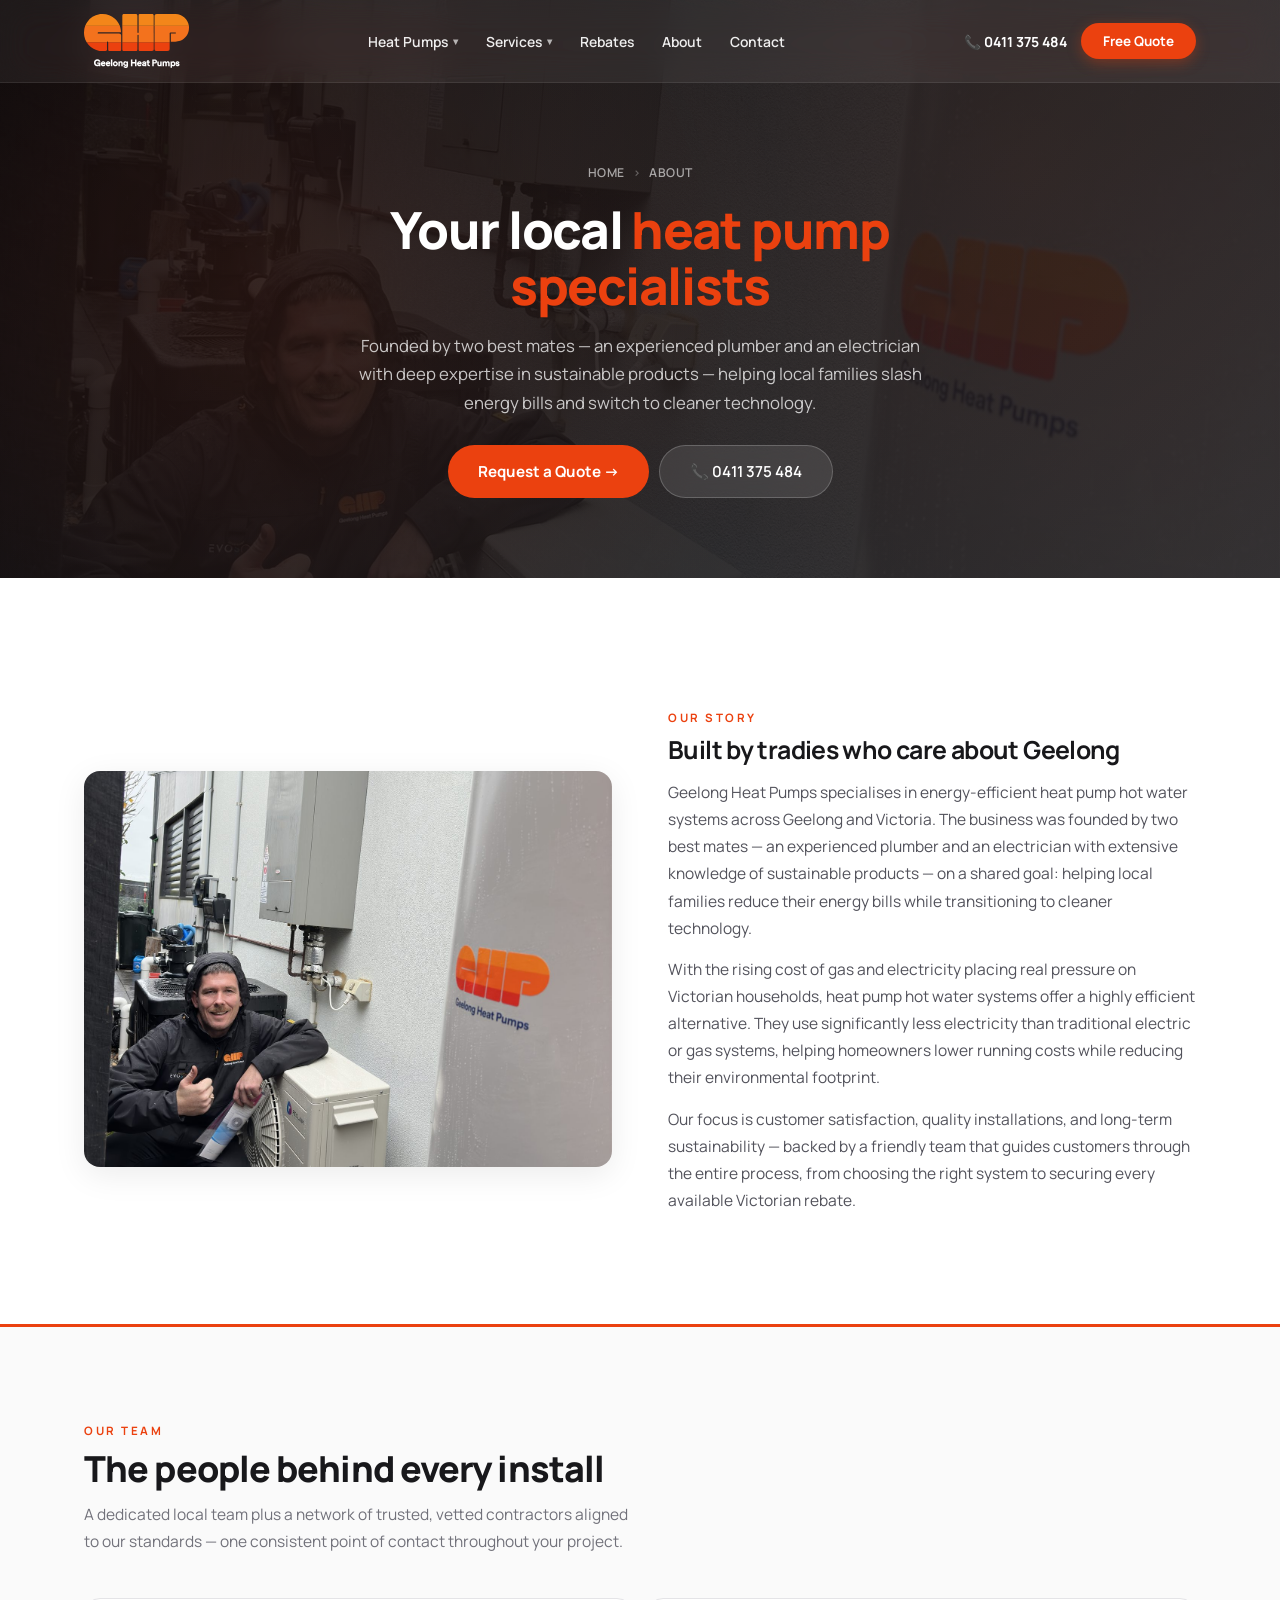
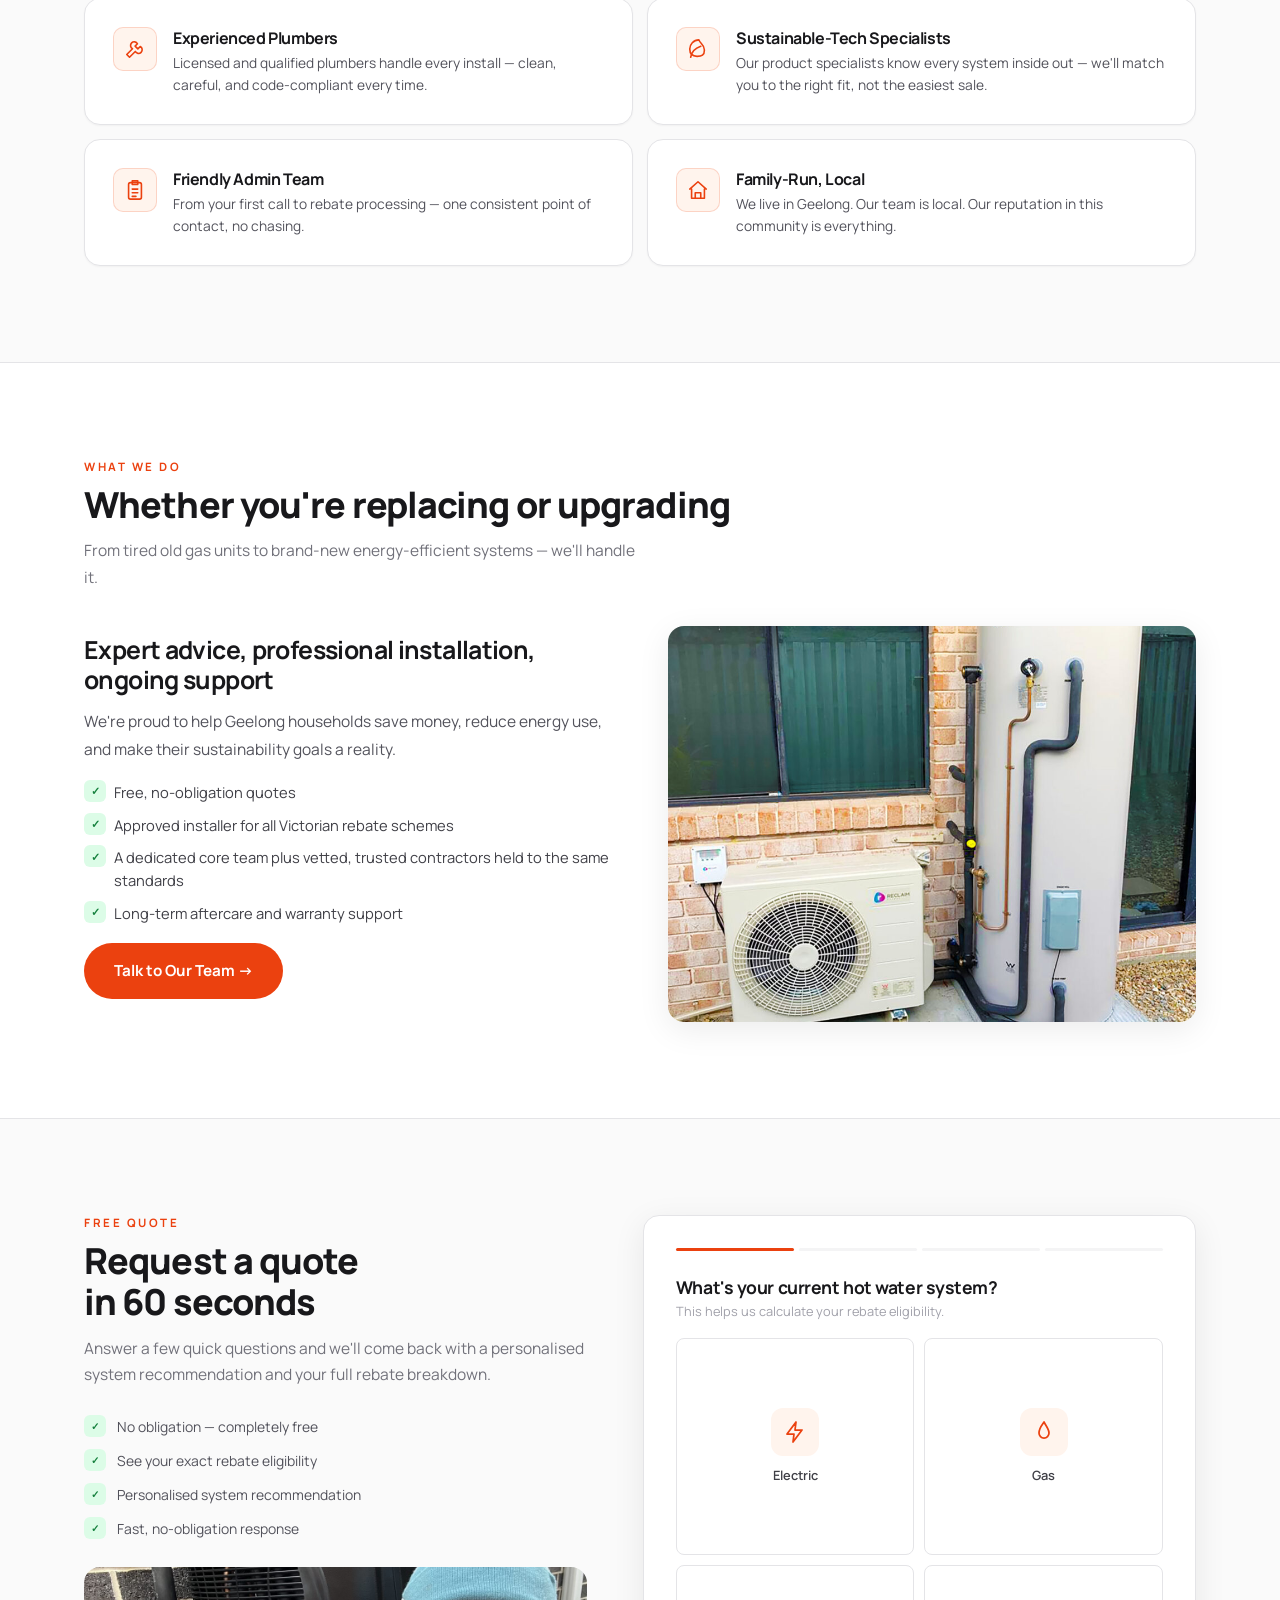
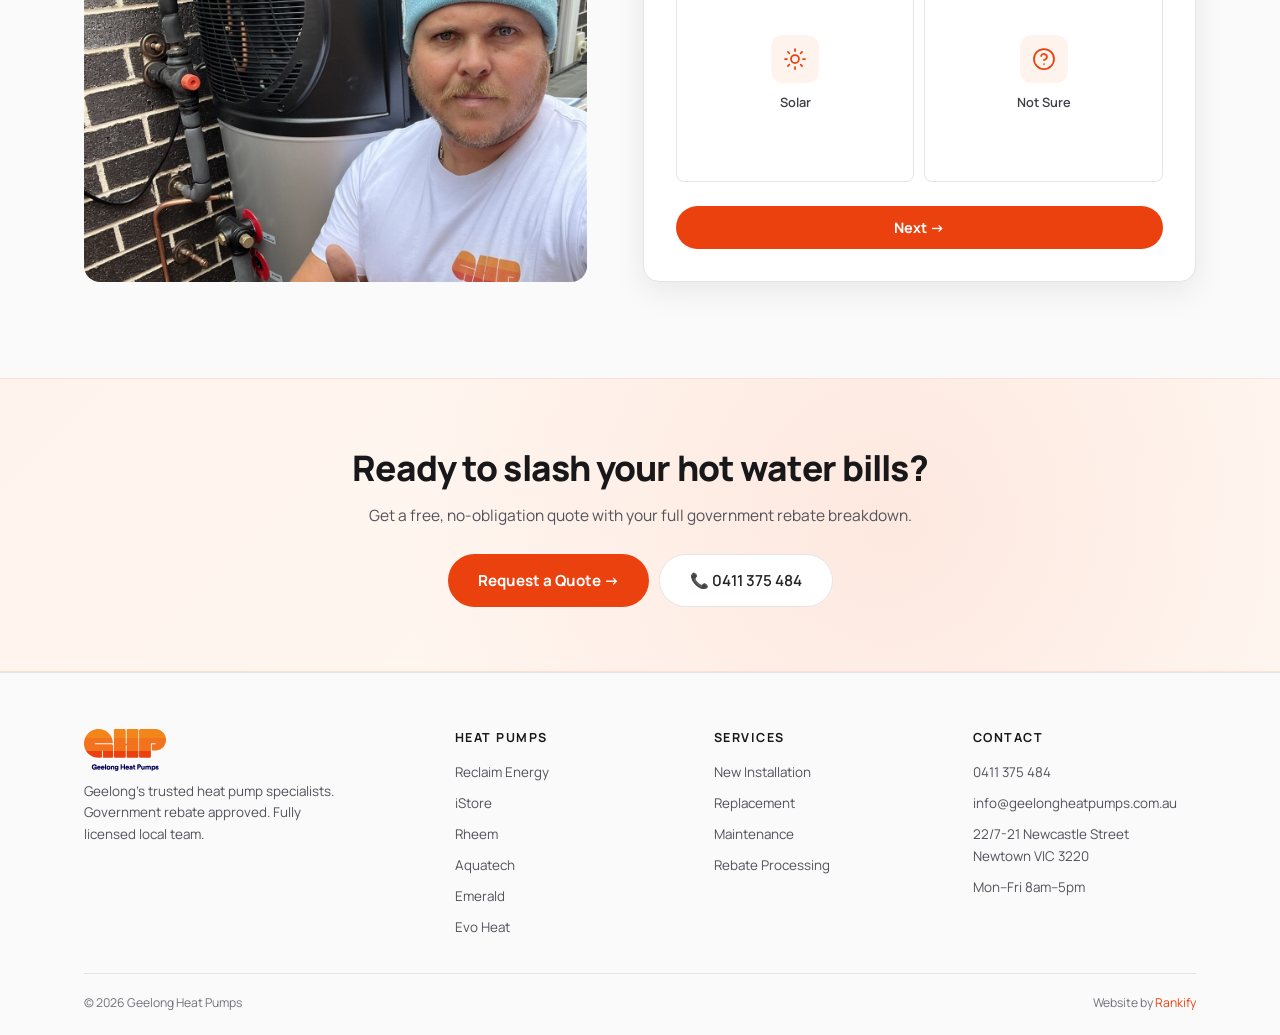
<file: about.html>
<!DOCTYPE html>
<html lang="en">
<head>
<!-- Google Tag Manager -->
<script>(function(w,d,s,l,i){w[l]=w[l]||[];w[l].push({'gtm.start':
new Date().getTime(),event:'gtm.js'});var f=d.getElementsByTagName(s)[0],
j=d.createElement(s),dl=l!='dataLayer'?'&l='+l:'';j.async=true;j.src=
'https://www.googletagmanager.com/gtm.js?id='+i+dl;f.parentNode.insertBefore(j,f);
})(window,document,'script','dataLayer','GTM-PTLHBR3W');</script>
<!-- End Google Tag Manager -->
<meta charset="UTF-8">
<meta name="viewport" content="width=device-width, initial-scale=1.0">
<link rel="icon" type="image/png" href="images/favicon.png"><link rel="icon" type="image/png" sizes="32x32" href="images/favicon-32x32.png"><link rel="icon" type="image/png" sizes="16x16" href="images/favicon-16x16.png"><link rel="apple-touch-icon" sizes="180x180" href="images/apple-touch-icon.png">
<link rel="preconnect" href="https://fonts.googleapis.com">
<link href="https://fonts.googleapis.com/css2?family=Manrope:wght@400;500;600;700;800&display=swap" rel="stylesheet">
<link rel="stylesheet" href="assets/site.css">
<title>About Us | Geelong Heat&nbsp;Pumps</title>
<meta name="description" content="Meet Cam &amp; Josh and the local team behind Geelong's most-trusted heat&nbsp;pump installers. Family-run, fully licensed, and rebate-approved.">
</head>
<body>
<!-- Google Tag Manager (noscript) -->
<noscript><iframe src="https://www.googletagmanager.com/ns.html?id=GTM-PTLHBR3W"
height="0" width="0" style="display:none;visibility:hidden"></iframe></noscript>
<!-- End Google Tag Manager (noscript) -->
<nav class="nav" id="nav">
  <div class="nav-in">
    <a href="index.html" class="logo"><img src="images/logo-white-text.svg" alt="Geelong Heat&nbsp;Pumps" class="logo-light"><img src="images/logo-original.svg" alt="Geelong Heat&nbsp;Pumps" class="logo-dark"></a>
    <ul class="nav-l">
      <li class="has-dd"><a href="heat-pumps.html">Heat&nbsp;Pumps <span class="chev">&#9662;</span></a>
        <div class="dropdown">
          <a href="heat-pumps.html" class="dd-feat">Compare Heat&nbsp;Pumps</a>
          <div class="dd-sep"></div>
          <a href="reclaim.html">Reclaim Energy</a>
          <a href="istore.html">iStore</a>
          <a href="rheem.html">Rheem</a>
          <a href="aquatech.html">Aquatech</a>
          <a href="emeralds.html">Emerald</a>
          <a href="evoheat.html">Evo Heat</a>
        </div>
      </li>
      <li class="has-dd"><a href="services.html">Services <span class="chev">&#9662;</span></a>
        <div class="dropdown">
          <a href="services.html" class="dd-feat">All Services</a>
          <div class="dd-sep"></div>
          <a href="services.html#install">Heat&nbsp;Pump Installation</a>
          <a href="services.html#replace">System Replacement</a>
          <a href="services.html#maintain">Maintenance &amp; Repairs</a>
          <a href="pool-heat-pumps.html">Pool Heat&nbsp;Pumps</a>
          <a href="heating-cooling.html">Heating &amp; Cooling</a>
        </div>
      </li>
      <li><a href="rebates.html">Rebates</a></li>
      <li><a href="about.html">About</a></li>
      <li><a href="contact-us.html">Contact</a></li>
    </ul>
    <div class="nav-r">
      <a href="tel:0411375484" class="nav-ph">&#128222; 0411 375 484</a>
      <a href="#quote-form" class="nav-cta">Free Quote</a>
    </div>
    <button class="mob-tog" aria-label="Menu"><span></span><span></span><span></span></button>
  </div>
</nav>
<aside class="mdrawer" id="mdrawer"><button class="mdrawer-close" type="button" aria-label="Close menu">&times;</button>
  <ul class="mdrawer-list">
    <li><a href="index.html">Home</a></li>
    <li class="mdd">
      <button class="mdd-tog" type="button">Heat&nbsp;Pumps <span class="mdd-chev">&#9662;</span></button>
      <ul class="mdd-sub">
        <li><a href="heat-pumps.html" class="dd-feat-mob">Compare Heat&nbsp;Pumps</a></li>
        <li><a href="reclaim.html">Reclaim Energy</a></li>
        <li><a href="istore.html">iStore</a></li>
        <li><a href="rheem.html">Rheem</a></li>
        <li><a href="aquatech.html">Aquatech</a></li>
        <li><a href="emeralds.html">Emerald</a></li>
        <li><a href="evoheat.html">Evo Heat</a></li>
      </ul>
    </li>
    <li class="mdd">
      <button class="mdd-tog" type="button">Services <span class="mdd-chev">&#9662;</span></button>
      <ul class="mdd-sub">
        <li><a href="services.html" class="dd-feat-mob">All Services</a></li>
        <li><a href="services.html#install">Heat&nbsp;Pump Installation</a></li>
        <li><a href="services.html#replace">System Replacement</a></li>
        <li><a href="services.html#maintain">Maintenance &amp; Repairs</a></li>
        <li><a href="pool-heat-pumps.html">Pool Heat&nbsp;Pumps</a></li>
        <li><a href="heating-cooling.html">Heating &amp; Cooling</a></li>
      </ul>
    </li>
    <li><a href="rebates.html">Rebates</a></li>
    <li><a href="about.html">About</a></li>
    <li><a href="contact-us.html">Contact</a></li>
  </ul>
  <div class="mdrawer-cta">
    <a href="tel:0411375484" class="mc-call">&#128222; 0411 375 484</a>
    <a href="#quote-form" class="mc-quote">Get a Free Quote &rarr;</a>
  </div>
</aside>
<section class="phero">
  <div class="phero-bg"><img src="images/install-team-thumbsup.jpg" alt=""></div>
  <div class="phero-inner ctr">
    <div class="crumb"><a href="index.html">Home</a><span class="sep">&rsaquo;</span> About</div>
    <h1>Your local <span class="em">heat&nbsp;pump specialists</span></h1>
    <p>Founded by two best mates &mdash; an experienced plumber and an electrician with deep expertise in sustainable products &mdash; helping local families slash energy bills and switch to cleaner technology.</p>
    <div class="phero-btns">
      <a href="#quote-form" class="btn-p">Request a Quote &rarr;</a>
      <a href="tel:0411375484" class="btn-glass">&#128222; 0411 375 484</a>
    </div>
  </div>
</section>

<section class="sec">
  <div class="ctr">
    <div class="content-g">
      <div class="content-img fade"><img src="images/install-team-thumbsup.jpg" alt="Geelong Heat&nbsp;Pumps install team"></div>
      <div class="content-body fade">
        <div class="sec-tag">Our Story</div>
        <h3>Built by tradies who care about Geelong</h3>
        <p>Geelong Heat&nbsp;Pumps specialises in energy-efficient heat&nbsp;pump hot&nbsp;water systems across Geelong and Victoria. The business was founded by two best mates &mdash; an experienced plumber and an electrician with extensive knowledge of sustainable products &mdash; on a shared goal: helping local families reduce their energy bills while transitioning to cleaner technology.</p>
        <p>With the rising cost of gas and electricity placing real pressure on Victorian households, heat&nbsp;pump hot&nbsp;water systems offer a highly efficient alternative. They use significantly less electricity than traditional electric or gas systems, helping homeowners lower running costs while reducing their environmental footprint.</p>
        <p>Our focus is customer satisfaction, quality installations, and long-term sustainability &mdash; backed by a friendly team that guides customers through the entire process, from choosing the right system to securing every available Victorian rebate.</p>
      </div>
    </div>
  </div>
</section>

<section class="sec why-sec">
  <div class="ctr">
    <div class="sec-tag fade">Our Team</div>
    <h2 class="sec-t fade">The people behind every install</h2>
    <p class="sec-sub fade">A dedicated local team plus a network of trusted, vetted contractors aligned to our standards &mdash; one consistent point of contact throughout your project.</p>
    <div class="why-g">
      <div class="wcard fade"><div class="wico"><svg viewBox="0 0 24 24" aria-hidden="true"><path d="M14.7 6.3a4 4 0 1 0-5.4 5.4L3 18l3 3 6.3-6.3a4 4 0 1 0 5.4-5.4l-2.6 2.6-3-3 2.6-2.6Z"/></svg></div><div><h4>Experienced Plumbers</h4><p>Licensed and qualified plumbers handle every install &mdash; clean, careful, and code-compliant every time.</p></div></div>
      <div class="wcard fade"><div class="wico"><svg viewBox="0 0 24 24" aria-hidden="true"><path d="M11 20c-5 0-8-3-8-8 0-5 4-10 10-10 1 4 6 5 6 11s-3 7-8 7Z"/><path d="M4 21c1-6 5-10 11-12"/></svg></div><div><h4>Sustainable-Tech Specialists</h4><p>Our product specialists know every system inside out &mdash; we'll match you to the right fit, not the easiest sale.</p></div></div>
      <div class="wcard fade"><div class="wico"><svg viewBox="0 0 24 24" aria-hidden="true"><rect x="5" y="4" width="14" height="18" rx="2"/><path d="M9 2h6v4H9z"/><path d="M9 11h6M9 15h6M9 19h4"/></svg></div><div><h4>Friendly Admin Team</h4><p>From your first call to rebate processing &mdash; one consistent point of contact, no chasing.</p></div></div>
      <div class="wcard fade"><div class="wico"><svg viewBox="0 0 24 24" aria-hidden="true"><path d="M3 11 12 3l9 8M5 11v10h14V11M9 21v-6h6v6"/></svg></div><div><h4>Family-Run, Local</h4><p>We live in Geelong. Our team is local. Our reputation in this community is everything.</p></div></div>
    </div>
  </div>
</section>

<section class="sec">
  <div class="ctr">
    <div class="sec-tag fade">What We Do</div>
    <h2 class="sec-t fade">Whether you're replacing or upgrading</h2>
    <p class="sec-sub fade">From tired old gas units to brand-new energy-efficient systems &mdash; we'll handle it.</p>
    <div class="content-g" style="margin-top:36px">
      <div class="content-body fade">
        <h3>Expert advice, professional installation, ongoing support</h3>
        <p>We're proud to help Geelong households save money, reduce energy use, and make their sustainability goals a reality.</p>
        <ul class="tlist">
          <li>Free, no-obligation quotes</li>
          <li>Approved installer for all Victorian rebate schemes</li>
          <li>A dedicated core team plus vetted, trusted contractors held to the same standards</li>
          
          <li>Long-term aftercare and warranty support</li>
        </ul>
        <p style="margin-top:18px"><a href="#quote-form" class="btn-p">Talk to Our Team &rarr;</a></p>
      </div>
      <div class="content-img fade"><img src="images/install-reclaim-hero.jpg" alt="Reclaim Energy install"></div>
    </div>
  </div>
</section>

<section class="sec form-sec" id="quote">
  <div class="ctr">
    <div class="form-g">
      <div class="form-info fade">
        <div class="sec-tag">Free Quote</div>
        <h2 class="sec-t">Request a quote<br>in 60 seconds</h2>
        <p class="sec-sub">Answer a few quick questions and we&apos;ll come back with a personalised system recommendation and your full rebate breakdown.</p>
        <div class="fperks">
          <div class="fperk"><div class="fpd">&#10003;</div>No obligation &mdash; completely free</div>
          <div class="fperk"><div class="fpd">&#10003;</div>See your exact rebate eligibility</div>
          <div class="fperk"><div class="fpd">&#10003;</div>Personalised system recommendation</div>
          <div class="fperk"><div class="fpd">&#10003;</div>Fast, no-obligation response</div>
        </div>
        <div class="form-img"><img src="images/install-selfie.jpg" alt="Geelong Heat&nbsp;Pumps installer"></div>
      </div>
      <div class="qform fade" data-context="Heat&nbsp;Pump Hot&nbsp;Water" id="quote-form">
        <div class="qform-head"><div class="qh-tag">Free Quote</div><h3>Get a Free Quote</h3></div>
        <div class="fsteps"><div class="fstep active"></div><div class="fstep"></div><div class="fstep"></div><div class="fstep"></div></div>
        <div class="fslide active" data-s="1" data-field="Current System">
          <h3>What&apos;s your current hot&nbsp;water system?</h3><p class="fsub">This helps us calculate your rebate eligibility.</p>
          <div class="og">
            <button class="ob" data-v="Electric"><div class="oico"><svg viewBox="0 0 24 24" aria-hidden="true"><path d="M13 2 4 14h7l-1 8 9-12h-7l1-8Z"/></svg></div><div class="olbl">Electric</div></button>
            <button class="ob" data-v="Gas"><div class="oico"><svg viewBox="0 0 24 24" aria-hidden="true"><path d="M12 2c-2 3-5 6-5 11a5 5 0 0 0 10 0c0-4-3-7-5-11Z"/></svg></div><div class="olbl">Gas</div></button>
            <button class="ob" data-v="Solar"><div class="oico"><svg viewBox="0 0 24 24" aria-hidden="true"><circle cx="12" cy="12" r="4"/><path d="M12 2v2M12 20v2M4.93 4.93l1.41 1.41M17.66 17.66l1.41 1.41M2 12h2M20 12h2M4.93 19.07l1.41-1.41M17.66 6.34l1.41-1.41"/></svg></div><div class="olbl">Solar</div></button>
            <button class="ob" data-v="Not Sure"><div class="oico"><svg viewBox="0 0 24 24" aria-hidden="true"><circle cx="12" cy="12" r="10"/><path d="M9.1 9a3 3 0 0 1 5.83 1c0 2-3 3-3 3"/><line x1="12" y1="17" x2="12.01" y2="17"/></svg></div><div class="olbl">Not Sure</div></button>
          </div>
          <div class="fnav"><button class="fn">Next &rarr;</button></div>
        </div>
        <div class="fslide" data-s="2" data-field="Household Size">
          <h3>How many people in your household?</h3><p class="fsub">We&apos;ll recommend the right tank size.</p>
          <div class="og">
            <button class="ob" data-v="1-2"><div class="oico"><svg viewBox="0 0 24 24" aria-hidden="true"><circle cx="12" cy="8" r="4"/><path d="M4 21v-1c0-4 4-6 8-6s8 2 8 6v1"/></svg></div><div class="olbl">1&ndash;2</div></button>
            <button class="ob" data-v="3-4"><div class="oico"><svg viewBox="0 0 24 24" aria-hidden="true"><circle cx="9" cy="8" r="3"/><circle cx="17" cy="9" r="2.5"/><path d="M3 20v-1c0-3 3-5 6-5s6 2 6 5v1M15 20v-1c0-2 2-3 4-3s4 1 4 3v1"/></svg></div><div class="olbl">3&ndash;4</div></button>
            <button class="ob" data-v="5-6"><div class="oico"><svg viewBox="0 0 24 24" aria-hidden="true"><circle cx="7" cy="9" r="2.2"/><circle cx="17" cy="9" r="2.2"/><circle cx="12" cy="14" r="1.8"/><path d="M2 21v-1c0-2 2-3.5 5-3.5s5 1.5 5 3.5v1M12 21v-1c0-2 2-3.5 5-3.5s5 1.5 5 3.5v1M8 21c0-1.5 1-2.5 4-2.5s4 1 4 2.5"/></svg></div><div class="olbl">5&ndash;6</div></button>
            <button class="ob" data-v="7+"><div class="oico"><svg viewBox="0 0 24 24" aria-hidden="true"><path d="M3 11 12 3l9 8M5 11v10h14V11M9 21v-6h6v6"/></svg></div><div class="olbl">7+</div></button>
          </div>
          <div class="fnav"><button class="fb">&larr; Back</button><button class="fn">Next &rarr;</button></div>
        </div>
        <div class="fslide" data-s="3" data-field="Project Type">
          <h3>What do you need?</h3><p class="fsub">We cover installs, replacements, and repairs.</p>
          <div class="og">
            <button class="ob" data-v="New Install"><div class="oico"><svg viewBox="0 0 24 24" aria-hidden="true"><path d="M12 4v16M4 12h16"/></svg></div><div class="olbl">New Install</div></button>
            <button class="ob" data-v="Replacement"><div class="oico"><svg viewBox="0 0 24 24" aria-hidden="true"><path d="M3 12a9 9 0 0 1 15-6l3 3M21 3v6h-6"/><path d="M21 12a9 9 0 0 1-15 6l-3-3M3 21v-6h6"/></svg></div><div class="olbl">Replacement</div></button>
            <button class="ob" data-v="Repair"><div class="oico"><svg viewBox="0 0 24 24" aria-hidden="true"><path d="M14.7 6.3a4 4 0 1 0-5.4 5.4L3 18l3 3 6.3-6.3a4 4 0 1 0 5.4-5.4l-2.6 2.6-3-3 2.6-2.6Z"/></svg></div><div class="olbl">Repair</div></button>
            <button class="ob" data-v="Just Advice"><div class="oico"><svg viewBox="0 0 24 24" aria-hidden="true"><path d="M21 12c0 4-4 7-9 7-1.5 0-3-.3-4.2-.8L3 20l1.2-3.6C3.4 15.4 3 13.7 3 12c0-4 4-7 9-7s9 3 9 7Z"/></svg></div><div class="olbl">Just Advice</div></button>
          </div>
          <div class="fnav"><button class="fb">&larr; Back</button><button class="fn">Next &rarr;</button></div>
        </div>
        <div class="fslide" data-s="4">
          <h3>Almost done &mdash; your details</h3><p class="fsub">We&apos;ll be in touch soon.</p>
          <input type="text" class="finp" placeholder="Your name">
          <input type="tel" class="finp" placeholder="Phone number">
          <input type="email" class="finp" placeholder="Email address">
          <input type="text" class="finp" placeholder="Suburb">
          <textarea class="finp" placeholder="Anything else we should know? (optional)" data-optional></textarea>
          <input type="text" name="_honey" style="display:none" tabindex="-1" autocomplete="off">
          <div class="fnav"><button class="fb">&larr; Back</button><button class="fn" data-action="submit">Request My Quote &rarr;</button></div>
        </div>
        <div class="fslide" data-s="5">
          <div style="text-align:center;padding:28px 0"><div style="font-size:2.2rem;margin-bottom:10px">&#9989;</div><h3 style="margin-bottom:6px">We&apos;re On It!</h3><p class="fsub" style="margin:0">Your enquiry has been sent &mdash; we&apos;ll be in touch as soon as possible with your personalised quote and rebate breakdown. Need urgent help? Call <a href="tel:0411375484" style="color:var(--orange);font-weight:700">0411 375 484</a>.</p></div>
        </div>
      </div>
    </div>
  </div>
</section>
<section class="cta-strip">
  <div class="ctr">
    <h2 class="fade">Ready to slash your hot&nbsp;water bills?</h2>
    <p class="fade">Get a free, no-obligation quote with your full government rebate breakdown.</p>
    <div class="cta-strip-btns fade">
      <a href="#quote-form" class="btn-p">Request a Quote &rarr;</a>
      <a href="tel:0411375484" class="btn-glass">&#128222; 0411 375 484</a>
    </div>
  </div>
</section>
<footer class="foot">
  <div class="ctr">
    <div class="foot-g">
      <div class="foot-brand">
        <a href="index.html" class="logo"><img src="images/logo-white-text.svg" alt="Geelong Heat&nbsp;Pumps" class="logo-light"><img src="images/logo-original.svg" alt="Geelong Heat&nbsp;Pumps" class="logo-dark"></a>
        <p>Geelong's trusted heat&nbsp;pump specialists. Government rebate approved. Fully licensed local team.</p>
      </div>
      <div><h4>Heat&nbsp;Pumps</h4><ul class="foot-l">
        <li><a href="reclaim.html">Reclaim Energy</a></li>
        <li><a href="istore.html">iStore</a></li>
        <li><a href="rheem.html">Rheem</a></li>
        <li><a href="aquatech.html">Aquatech</a></li>
        <li><a href="emeralds.html">Emerald</a></li>
        <li><a href="evoheat.html">Evo Heat</a></li>
      </ul></div>
      <div><h4>Services</h4><ul class="foot-l">
        <li><a href="services.html">New Installation</a></li>
        <li><a href="services.html">Replacement</a></li>
        <li><a href="services.html">Maintenance</a></li>
        <li><a href="rebates.html">Rebate Processing</a></li>
              </ul></div>
      <div><h4>Contact</h4><ul class="foot-l">
        <li><a href="tel:0411375484">0411 375 484</a></li>
        <li><a href="mailto:info@geelongheatpumps.com.au">info@geelongheatpumps.com.au</a></li>
        <li><a>22/7-21 Newcastle Street<br>Newtown VIC 3220</a></li>
        <li><a>Mon&ndash;Fri 8am&ndash;5pm</a></li>
      </ul></div>
    </div>
    <div class="foot-b"><span>&copy; 2026 Geelong Heat&nbsp;Pumps</span><span>Website by <a href="https://rankify.com.au">Rankify</a></span></div>
  </div>
</footer>
<div class="sticky"><a href="tel:0411375484" class="sc">&#128222; Call</a><a href="#quote-form" class="sq">Free Quote</a></div>
<script src="assets/site.js"></script>
</body>
</html>
</file>
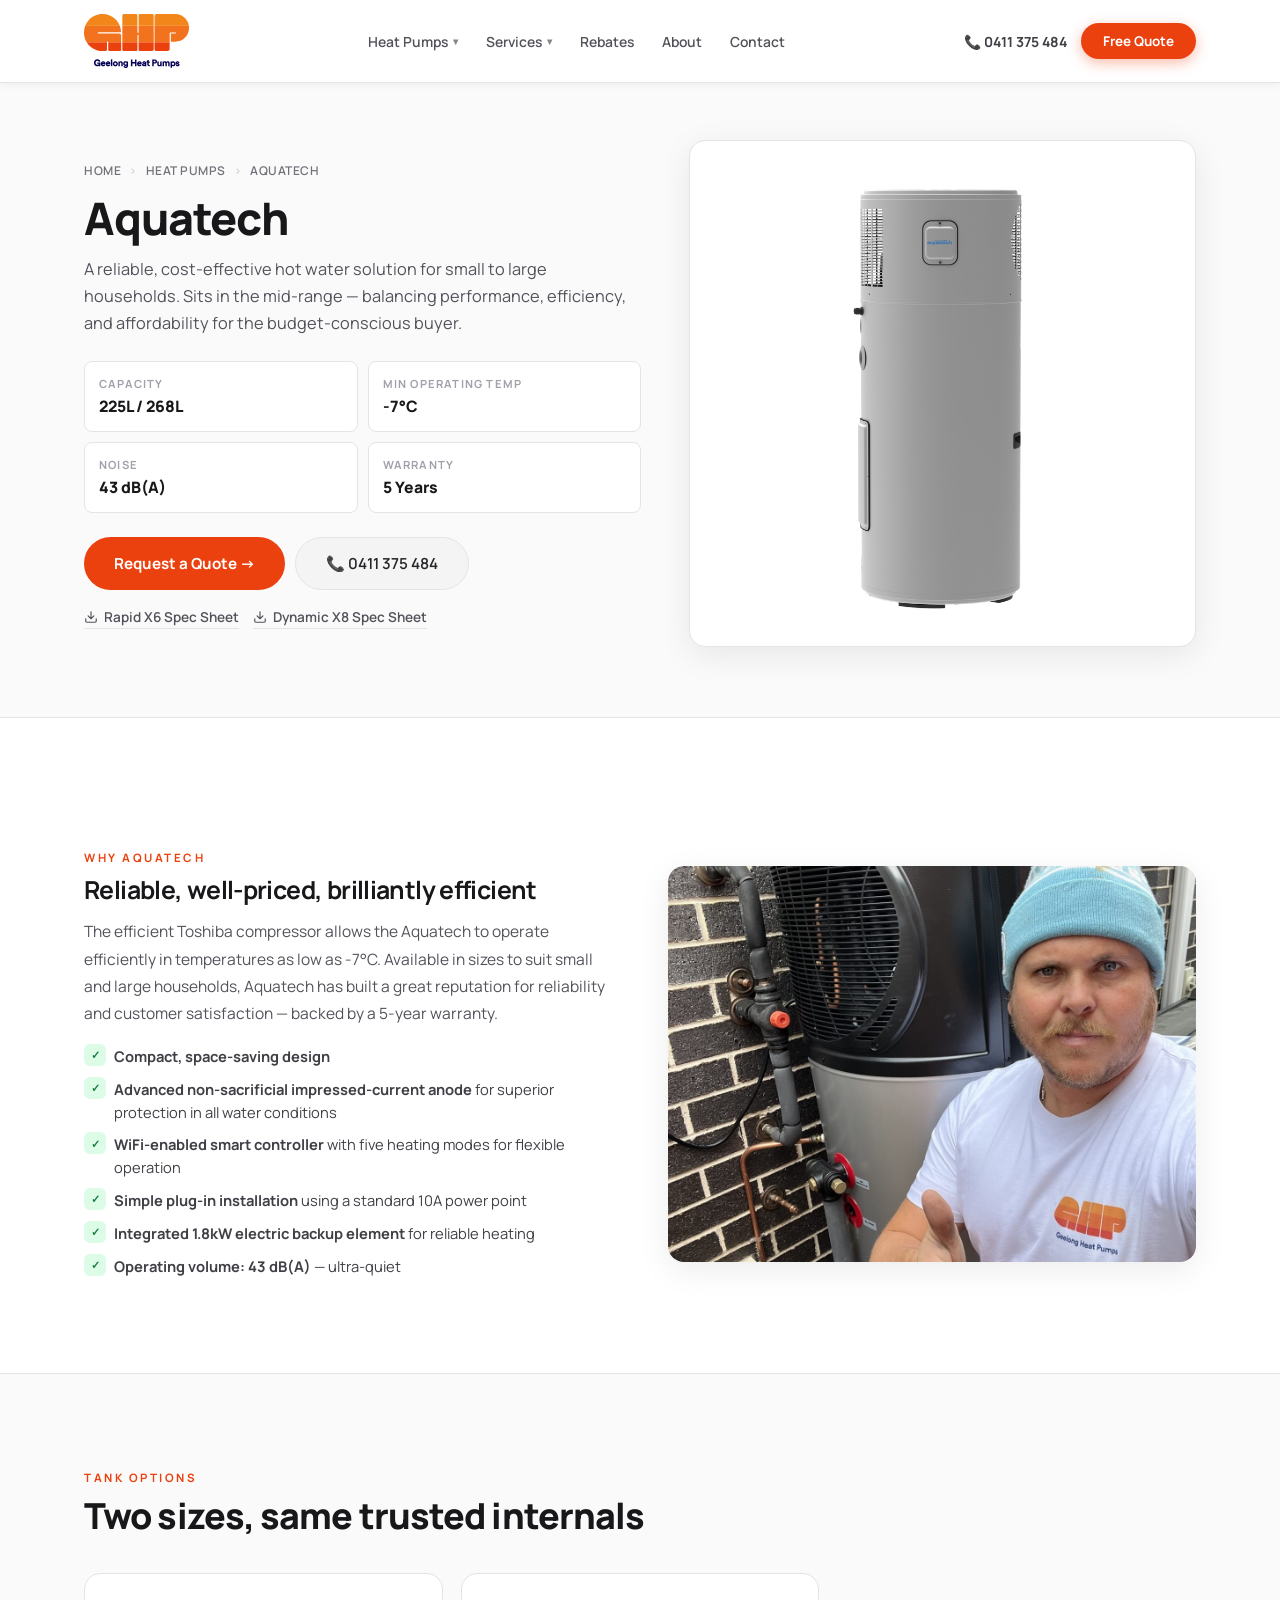
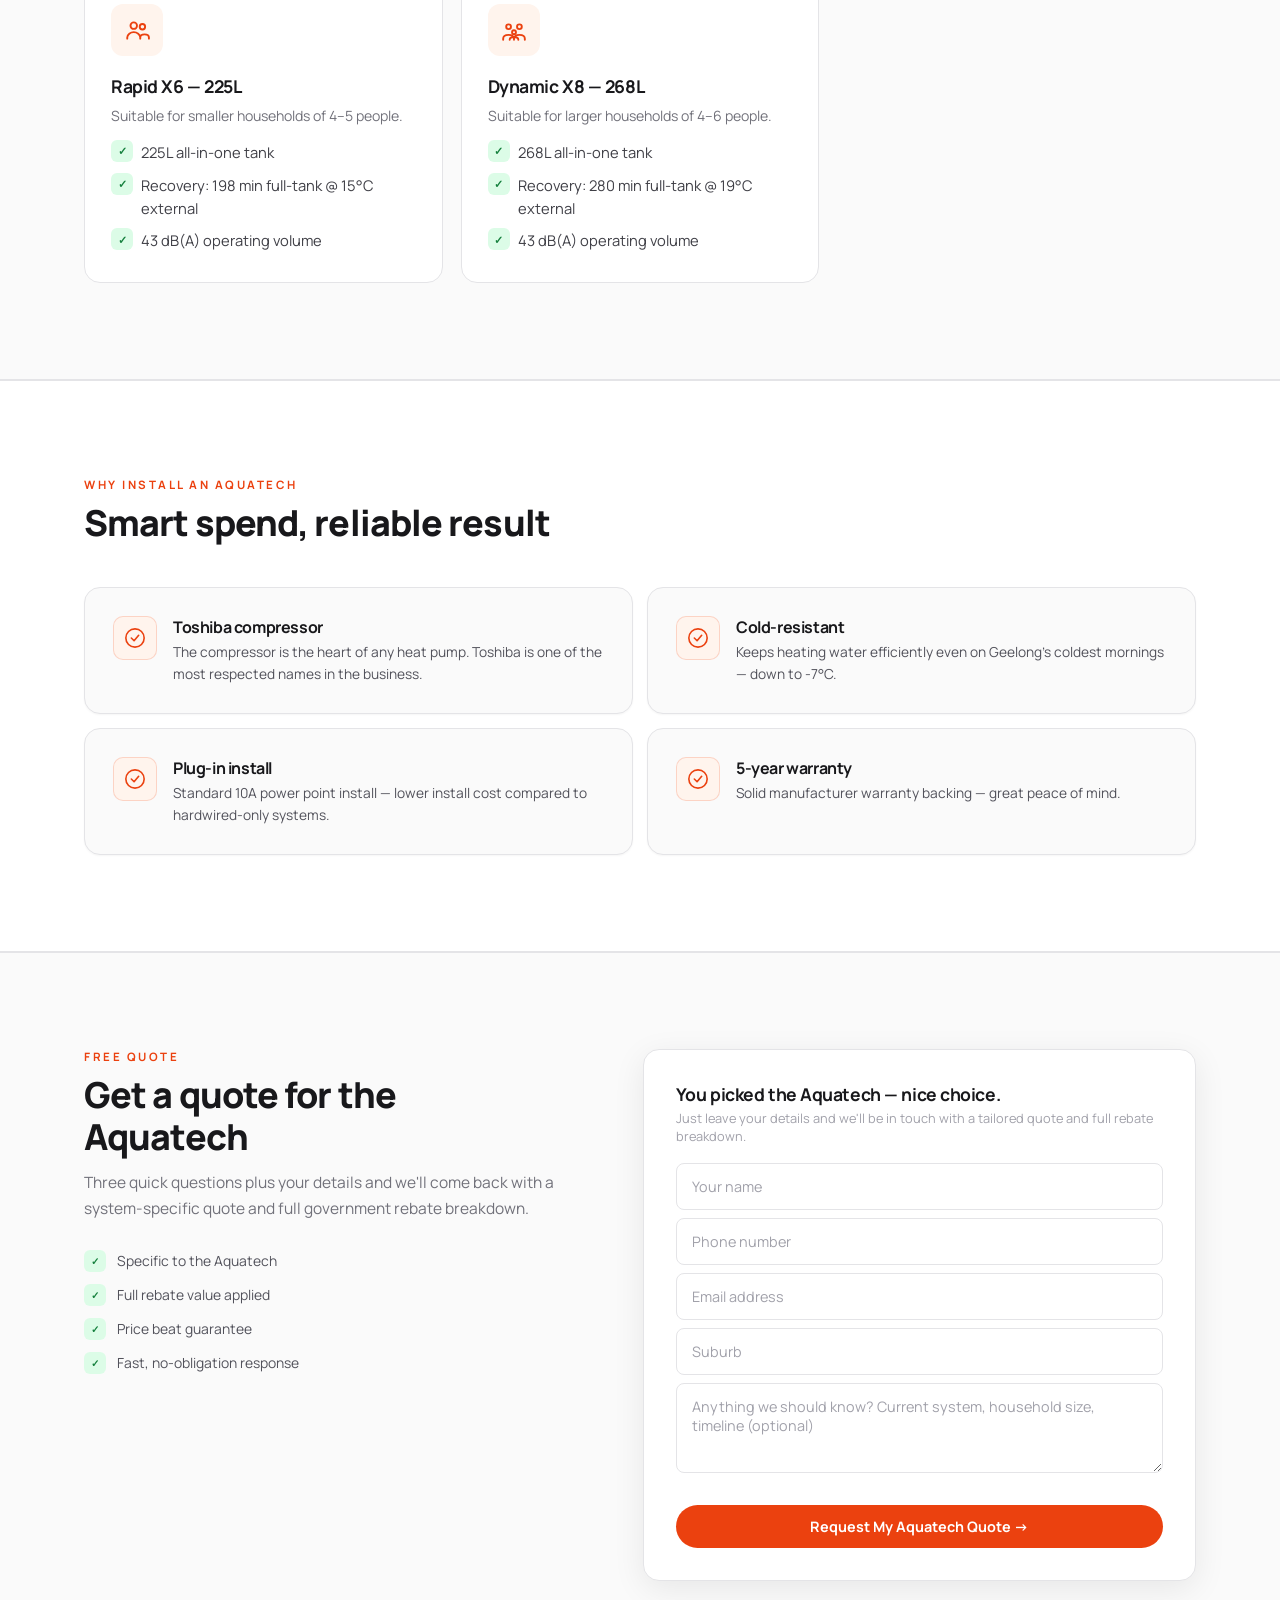
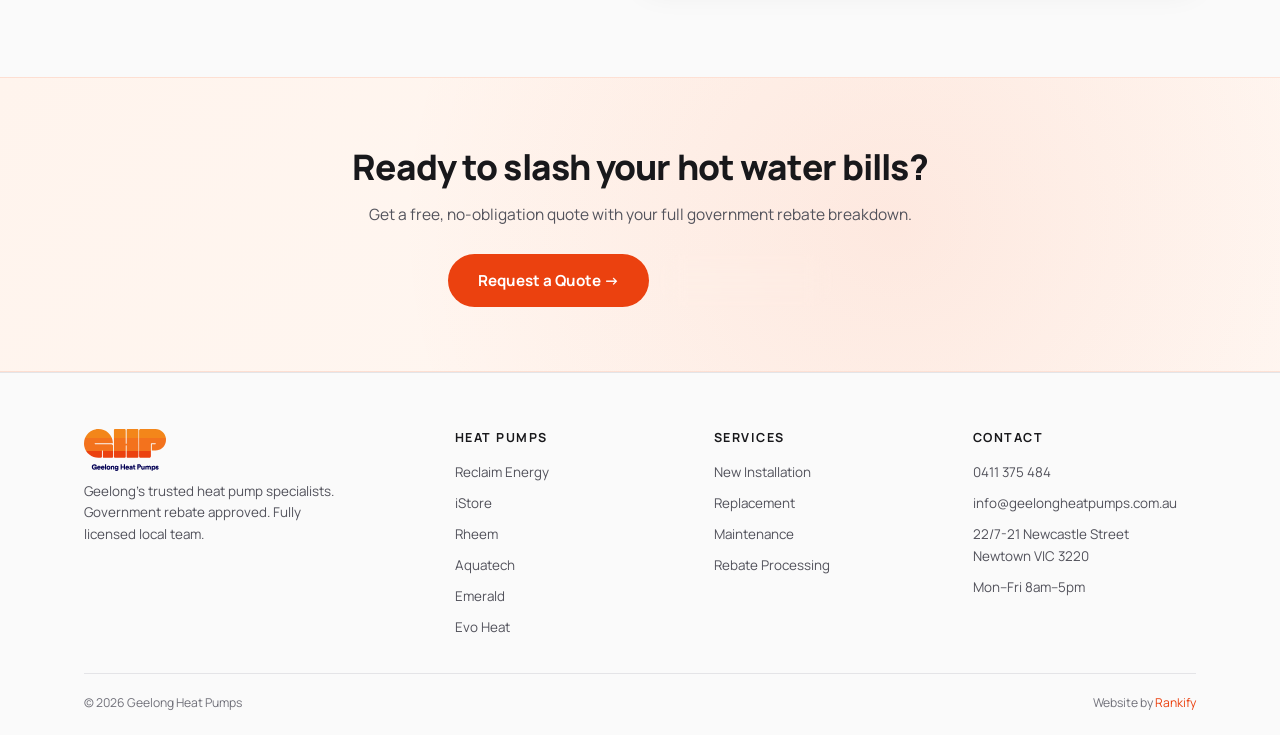
<file: aquatech.html>
<!DOCTYPE html>
<html lang="en">
<head>
<!-- Google Tag Manager -->
<script>(function(w,d,s,l,i){w[l]=w[l]||[];w[l].push({'gtm.start':
new Date().getTime(),event:'gtm.js'});var f=d.getElementsByTagName(s)[0],
j=d.createElement(s),dl=l!='dataLayer'?'&l='+l:'';j.async=true;j.src=
'https://www.googletagmanager.com/gtm.js?id='+i+dl;f.parentNode.insertBefore(j,f);
})(window,document,'script','dataLayer','GTM-PTLHBR3W');</script>
<!-- End Google Tag Manager -->
<meta charset="UTF-8">
<meta name="viewport" content="width=device-width, initial-scale=1.0">
<link rel="icon" type="image/png" href="images/favicon.png"><link rel="icon" type="image/png" sizes="32x32" href="images/favicon-32x32.png"><link rel="icon" type="image/png" sizes="16x16" href="images/favicon-16x16.png"><link rel="apple-touch-icon" sizes="180x180" href="images/apple-touch-icon.png">
<link rel="preconnect" href="https://fonts.googleapis.com">
<link href="https://fonts.googleapis.com/css2?family=Manrope:wght@400;500;600;700;800&display=swap" rel="stylesheet">
<link rel="stylesheet" href="assets/site.css">
<title>Aquatech Heat&nbsp;Pump | Geelong Heat&nbsp;Pumps</title>
<meta name="description" content="Aquatech Rapid X6 (225L) and Dynamic X8 (268L) heat&nbsp;pumps. Toshiba compressor, R290 refrigerant, runs efficiently down to -7&deg;C.">
</head>
<body class="light-hero">
<!-- Google Tag Manager (noscript) -->
<noscript><iframe src="https://www.googletagmanager.com/ns.html?id=GTM-PTLHBR3W"
height="0" width="0" style="display:none;visibility:hidden"></iframe></noscript>
<!-- End Google Tag Manager (noscript) -->
<nav class="nav" id="nav">
  <div class="nav-in">
    <a href="index.html" class="logo"><img src="images/logo-white-text.svg" alt="Geelong Heat&nbsp;Pumps" class="logo-light"><img src="images/logo-original.svg" alt="Geelong Heat&nbsp;Pumps" class="logo-dark"></a>
    <ul class="nav-l">
      <li class="has-dd"><a href="heat-pumps.html">Heat&nbsp;Pumps <span class="chev">&#9662;</span></a>
        <div class="dropdown">
          <a href="heat-pumps.html" class="dd-feat">Compare Heat&nbsp;Pumps</a>
          <div class="dd-sep"></div>
          <a href="reclaim.html">Reclaim Energy</a>
          <a href="istore.html">iStore</a>
          <a href="rheem.html">Rheem</a>
          <a href="aquatech.html">Aquatech</a>
          <a href="emeralds.html">Emerald</a>
          <a href="evoheat.html">Evo Heat</a>
        </div>
      </li>
      <li class="has-dd"><a href="services.html">Services <span class="chev">&#9662;</span></a>
        <div class="dropdown">
          <a href="services.html" class="dd-feat">All Services</a>
          <div class="dd-sep"></div>
          <a href="services.html#install">Heat&nbsp;Pump Installation</a>
          <a href="services.html#replace">System Replacement</a>
          <a href="services.html#maintain">Maintenance &amp; Repairs</a>
          <a href="pool-heat-pumps.html">Pool Heat&nbsp;Pumps</a>
          <a href="heating-cooling.html">Heating &amp; Cooling</a>
        </div>
      </li>
      <li><a href="rebates.html">Rebates</a></li>
      <li><a href="about.html">About</a></li>
      <li><a href="contact-us.html">Contact</a></li>
    </ul>
    <div class="nav-r">
      <a href="tel:0411375484" class="nav-ph">&#128222; 0411 375 484</a>
      <a href="#quote-form" class="nav-cta">Free Quote</a>
    </div>
    <button class="mob-tog" aria-label="Menu"><span></span><span></span><span></span></button>
  </div>
</nav>
<aside class="mdrawer" id="mdrawer"><button class="mdrawer-close" type="button" aria-label="Close menu">&times;</button>
  <ul class="mdrawer-list">
    <li><a href="index.html">Home</a></li>
    <li class="mdd">
      <button class="mdd-tog" type="button">Heat&nbsp;Pumps <span class="mdd-chev">&#9662;</span></button>
      <ul class="mdd-sub">
        <li><a href="heat-pumps.html" class="dd-feat-mob">Compare Heat&nbsp;Pumps</a></li>
        <li><a href="reclaim.html">Reclaim Energy</a></li>
        <li><a href="istore.html">iStore</a></li>
        <li><a href="rheem.html">Rheem</a></li>
        <li><a href="aquatech.html">Aquatech</a></li>
        <li><a href="emeralds.html">Emerald</a></li>
        <li><a href="evoheat.html">Evo Heat</a></li>
      </ul>
    </li>
    <li class="mdd">
      <button class="mdd-tog" type="button">Services <span class="mdd-chev">&#9662;</span></button>
      <ul class="mdd-sub">
        <li><a href="services.html" class="dd-feat-mob">All Services</a></li>
        <li><a href="services.html#install">Heat&nbsp;Pump Installation</a></li>
        <li><a href="services.html#replace">System Replacement</a></li>
        <li><a href="services.html#maintain">Maintenance &amp; Repairs</a></li>
        <li><a href="pool-heat-pumps.html">Pool Heat&nbsp;Pumps</a></li>
        <li><a href="heating-cooling.html">Heating &amp; Cooling</a></li>
      </ul>
    </li>
    <li><a href="rebates.html">Rebates</a></li>
    <li><a href="about.html">About</a></li>
    <li><a href="contact-us.html">Contact</a></li>
  </ul>
  <div class="mdrawer-cta">
    <a href="tel:0411375484" class="mc-call">&#128222; 0411 375 484</a>
    <a href="#quote-form" class="mc-quote">Get a Free Quote &rarr;</a>
  </div>
</aside>
<section class="pdhero">
  <div class="ctr">
    <div class="pdhero-g">
      <div class="fade">
        <div class="crumb"><a href="index.html">Home</a><span class="sep">&rsaquo;</span> <a href="heat-pumps.html">Heat&nbsp;Pumps</a><span class="sep">&rsaquo;</span> Aquatech</div>
        <h1>Aquatech</h1>
        <p class="lead">A reliable, cost-effective hot&nbsp;water solution for small to large households. Sits in the mid-range &mdash; balancing performance, efficiency, and affordability for the budget-conscious buyer.</p>
        <div class="pd-quick">
          <div class="pdq"><div class="k">Capacity</div><div class="v">225L / 268L</div></div>
          <div class="pdq"><div class="k">Min Operating Temp</div><div class="v">-7&deg;C</div></div>
          <div class="pdq"><div class="k">Noise</div><div class="v">43 dB(A)</div></div>
          <div class="pdq"><div class="k">Warranty</div><div class="v">5 Years</div></div>
        </div>
        <div class="pd-btns">
          <a href="#quote" class="btn-p">Request a Quote &rarr;</a>
          <a href="tel:0411375484" class="btn-glass" style="background:var(--g100);color:var(--g800);border-color:var(--g200)">&#128222; 0411 375 484</a>
        </div>
        <div class="pd-downloads">
          <a href="assets/brochures/aquatech-rapid-x6-spec.pdf" class="pd-download" target="_blank" rel="noopener"><svg viewBox="0 0 24 24" aria-hidden="true"><path d="M21 15v4a2 2 0 0 1-2 2H5a2 2 0 0 1-2-2v-4M7 10l5 5 5-5M12 15V3"/></svg>Rapid X6 Spec Sheet</a>
          <a href="assets/brochures/aquatech-dynamic-x8-spec.pdf" class="pd-download" target="_blank" rel="noopener"><svg viewBox="0 0 24 24" aria-hidden="true"><path d="M21 15v4a2 2 0 0 1-2 2H5a2 2 0 0 1-2-2v-4M7 10l5 5 5-5M12 15V3"/></svg>Dynamic X8 Spec Sheet</a>
        </div>
      </div>
      <div class="pdhero-img fade"><img src="images/product-aquatech.png" alt="Aquatech"></div>
    </div>
  </div>
</section>

<section class="sec">
  <div class="ctr">
    <div class="content-g">
      <div class="content-body fade">
        <div class="sec-tag">Why Aquatech</div>
        <h3>Reliable, well-priced, brilliantly efficient</h3>
        <p>The efficient Toshiba compressor allows the Aquatech to operate efficiently in temperatures as low as -7&deg;C. Available in sizes to suit small and large households, Aquatech has built a great reputation for reliability and customer satisfaction &mdash; backed by a 5-year warranty.</p>
        <ul class="tlist">
          <li><strong>Compact, space-saving design</strong></li>
          <li><strong>Advanced non-sacrificial impressed-current anode</strong> for superior protection in all water conditions</li>
          <li><strong>WiFi-enabled smart controller</strong> with five heating modes for flexible operation</li>
          <li><strong>Simple plug-in installation</strong> using a standard 10A power point</li>
          <li><strong>Integrated 1.8kW electric backup element</strong> for reliable heating</li>
          <li><strong>Operating volume: 43 dB(A)</strong> &mdash; ultra-quiet</li>
        </ul>
      </div>
      <div class="content-img fade"><img src="images/install-selfie.jpg" alt="Aquatech install"></div>
    </div>
  </div>
</section>

<section class="sec" style="background:var(--g50);border-top:1px solid var(--g200);border-bottom:1px solid var(--g200)">
  <div class="ctr">
    <div class="sec-tag fade">Tank Options</div>
    <h2 class="sec-t fade">Two sizes, same trusted internals</h2>
    <div class="fg">
      <div class="fg-card fade">
        <div class="fg-ico"><svg viewBox="0 0 24 24" aria-hidden="true"><circle cx="9" cy="8" r="3"/><circle cx="17" cy="9" r="2.5"/><path d="M3 20v-1c0-3 3-5 6-5s6 2 6 5v1M15 20v-1c0-2 2-3 4-3s4 1 4 3v1"/></svg></div>
        <h4>Rapid X6 &mdash; 225L</h4>
        <p>Suitable for smaller households of 4&ndash;5 people.</p>
        <ul class="tlist" style="margin-top:14px">
          <li>225L all-in-one tank</li>
          <li>Recovery: 198 min full-tank @ 15&deg;C external</li>
          <li>43 dB(A) operating volume</li>
        </ul>
      </div>
      <div class="fg-card fade">
        <div class="fg-ico"><svg viewBox="0 0 24 24" aria-hidden="true"><circle cx="7" cy="9" r="2.2"/><circle cx="17" cy="9" r="2.2"/><circle cx="12" cy="14" r="1.8"/><path d="M2 21v-1c0-2 2-3.5 5-3.5s5 1.5 5 3.5v1M12 21v-1c0-2 2-3.5 5-3.5s5 1.5 5 3.5v1M8 21c0-1.5 1-2.5 4-2.5s4 1 4 2.5"/></svg></div>
        <h4>Dynamic X8 &mdash; 268L</h4>
        <p>Suitable for larger households of 4&ndash;6 people.</p>
        <ul class="tlist" style="margin-top:14px">
          <li>268L all-in-one tank</li>
          <li>Recovery: 280 min full-tank @ 19&deg;C external</li>
          <li>43 dB(A) operating volume</li>
        </ul>
      </div>
    </div>
  </div>
</section>

<section class="sec why-sec">
  <div class="ctr">
    <div class="sec-tag fade">Why install an Aquatech</div>
    <h2 class="sec-t fade">Smart spend, reliable result</h2>
    <div class="why-g">
      <div class="wcard fade"><div class="wico"><svg viewBox="0 0 24 24" aria-hidden="true"><circle cx="12" cy="12" r="10"/><path d="m8 12 3 3 5-6"/></svg></div><div><h4>Toshiba compressor</h4><p>The compressor is the heart of any heat&nbsp;pump. Toshiba is one of the most respected names in the business.</p></div></div>
      <div class="wcard fade"><div class="wico"><svg viewBox="0 0 24 24" aria-hidden="true"><circle cx="12" cy="12" r="10"/><path d="m8 12 3 3 5-6"/></svg></div><div><h4>Cold-resistant</h4><p>Keeps heating water efficiently even on Geelong&apos;s coldest mornings &mdash; down to -7&deg;C.</p></div></div>
      <div class="wcard fade"><div class="wico"><svg viewBox="0 0 24 24" aria-hidden="true"><circle cx="12" cy="12" r="10"/><path d="m8 12 3 3 5-6"/></svg></div><div><h4>Plug-in install</h4><p>Standard 10A power point install &mdash; lower install cost compared to hardwired-only systems.</p></div></div>
      <div class="wcard fade"><div class="wico"><svg viewBox="0 0 24 24" aria-hidden="true"><circle cx="12" cy="12" r="10"/><path d="m8 12 3 3 5-6"/></svg></div><div><h4>5-year warranty</h4><p>Solid manufacturer warranty backing &mdash; great peace of mind.</p></div></div>
    </div>
  </div>
</section>

<section class="sec form-sec" id="quote">
  <div class="ctr">
    <div class="form-g">
      <div class="form-info fade">
        <div class="sec-tag">Free Quote</div>
        <h2 class="sec-t">Get a quote for the<br>Aquatech</h2>
        <p class="sec-sub">Three quick questions plus your details and we&apos;ll come back with a system-specific quote and full government rebate breakdown.</p>
        <div class="fperks">
          <div class="fperk"><div class="fpd">&#10003;</div>Specific to the Aquatech</div>
          <div class="fperk"><div class="fpd">&#10003;</div>Full rebate value applied</div>
          <div class="fperk"><div class="fpd">&#10003;</div>Price beat guarantee</div>
          <div class="fperk"><div class="fpd">&#10003;</div>Fast, no-obligation response</div>
        </div>
      </div>
      <div class="qform fade" data-context="Aquatech Heat Pump" id="quote-form">
        <div class="qform-head"><div class="qh-tag">Free Quote</div><h3>Get a Free Aquatech Quote</h3></div>
        <div class="fslide active" data-s="1">
          <h3>You picked the Aquatech &mdash; nice choice.</h3><p class="fsub">Just leave your details and we&apos;ll be in touch with a tailored quote and full rebate breakdown.</p>
          <input type="text" class="finp" placeholder="Your name">
          <input type="tel" class="finp" placeholder="Phone number">
          <input type="email" class="finp" placeholder="Email address">
          <input type="text" class="finp" placeholder="Suburb">
          <textarea class="finp" placeholder="Anything we should know? Current system, household size, timeline (optional)" data-optional></textarea>
          <input type="text" name="_honey" style="display:none" tabindex="-1" autocomplete="off">
          <div class="fnav"><button class="fn" data-action="submit" style="width:100%">Request My Aquatech Quote &rarr;</button></div>
        </div>
        <div class="fslide" data-s="2">
          <div style="text-align:center;padding:28px 0"><div style="font-size:2.2rem;margin-bottom:10px">&#9989;</div><h3 style="margin-bottom:6px">We&apos;re On It!</h3><p class="fsub" style="margin:0">Your Aquatech enquiry has been sent &mdash; we&apos;ll be in touch as soon as possible with your personalised quote and rebate breakdown. Need urgent help? Call <a href="tel:0411375484" style="color:var(--orange);font-weight:700">0411 375 484</a>.</p></div>
        </div>
      </div>
    </div>
  </div>
</section>
<section class="cta-strip">
  <div class="ctr">
    <h2 class="fade">Ready to slash your hot&nbsp;water bills?</h2>
    <p class="fade">Get a free, no-obligation quote with your full government rebate breakdown.</p>
    <div class="cta-strip-btns fade">
      <a href="#quote-form" class="btn-p">Request a Quote &rarr;</a>
      <a href="tel:0411375484" class="btn-glass">&#128222; 0411 375 484</a>
    </div>
  </div>
</section>
<footer class="foot">
  <div class="ctr">
    <div class="foot-g">
      <div class="foot-brand">
        <a href="index.html" class="logo"><img src="images/logo-white-text.svg" alt="Geelong Heat&nbsp;Pumps" class="logo-light"><img src="images/logo-original.svg" alt="Geelong Heat&nbsp;Pumps" class="logo-dark"></a>
        <p>Geelong's trusted heat&nbsp;pump specialists. Government rebate approved. Fully licensed local team.</p>
      </div>
      <div><h4>Heat&nbsp;Pumps</h4><ul class="foot-l">
        <li><a href="reclaim.html">Reclaim Energy</a></li>
        <li><a href="istore.html">iStore</a></li>
        <li><a href="rheem.html">Rheem</a></li>
        <li><a href="aquatech.html">Aquatech</a></li>
        <li><a href="emeralds.html">Emerald</a></li>
        <li><a href="evoheat.html">Evo Heat</a></li>
      </ul></div>
      <div><h4>Services</h4><ul class="foot-l">
        <li><a href="services.html">New Installation</a></li>
        <li><a href="services.html">Replacement</a></li>
        <li><a href="services.html">Maintenance</a></li>
        <li><a href="rebates.html">Rebate Processing</a></li>
              </ul></div>
      <div><h4>Contact</h4><ul class="foot-l">
        <li><a href="tel:0411375484">0411 375 484</a></li>
        <li><a href="mailto:info@geelongheatpumps.com.au">info@geelongheatpumps.com.au</a></li>
        <li><a>22/7-21 Newcastle Street<br>Newtown VIC 3220</a></li>
        <li><a>Mon&ndash;Fri 8am&ndash;5pm</a></li>
      </ul></div>
    </div>
    <div class="foot-b"><span>&copy; 2026 Geelong Heat&nbsp;Pumps</span><span>Website by <a href="https://rankify.com.au">Rankify</a></span></div>
  </div>
</footer>
<div class="sticky"><a href="tel:0411375484" class="sc">&#128222; Call</a><a href="#quote-form" class="sq">Free Quote</a></div>
<script src="assets/site.js"></script>
</body>
</html>
</file>
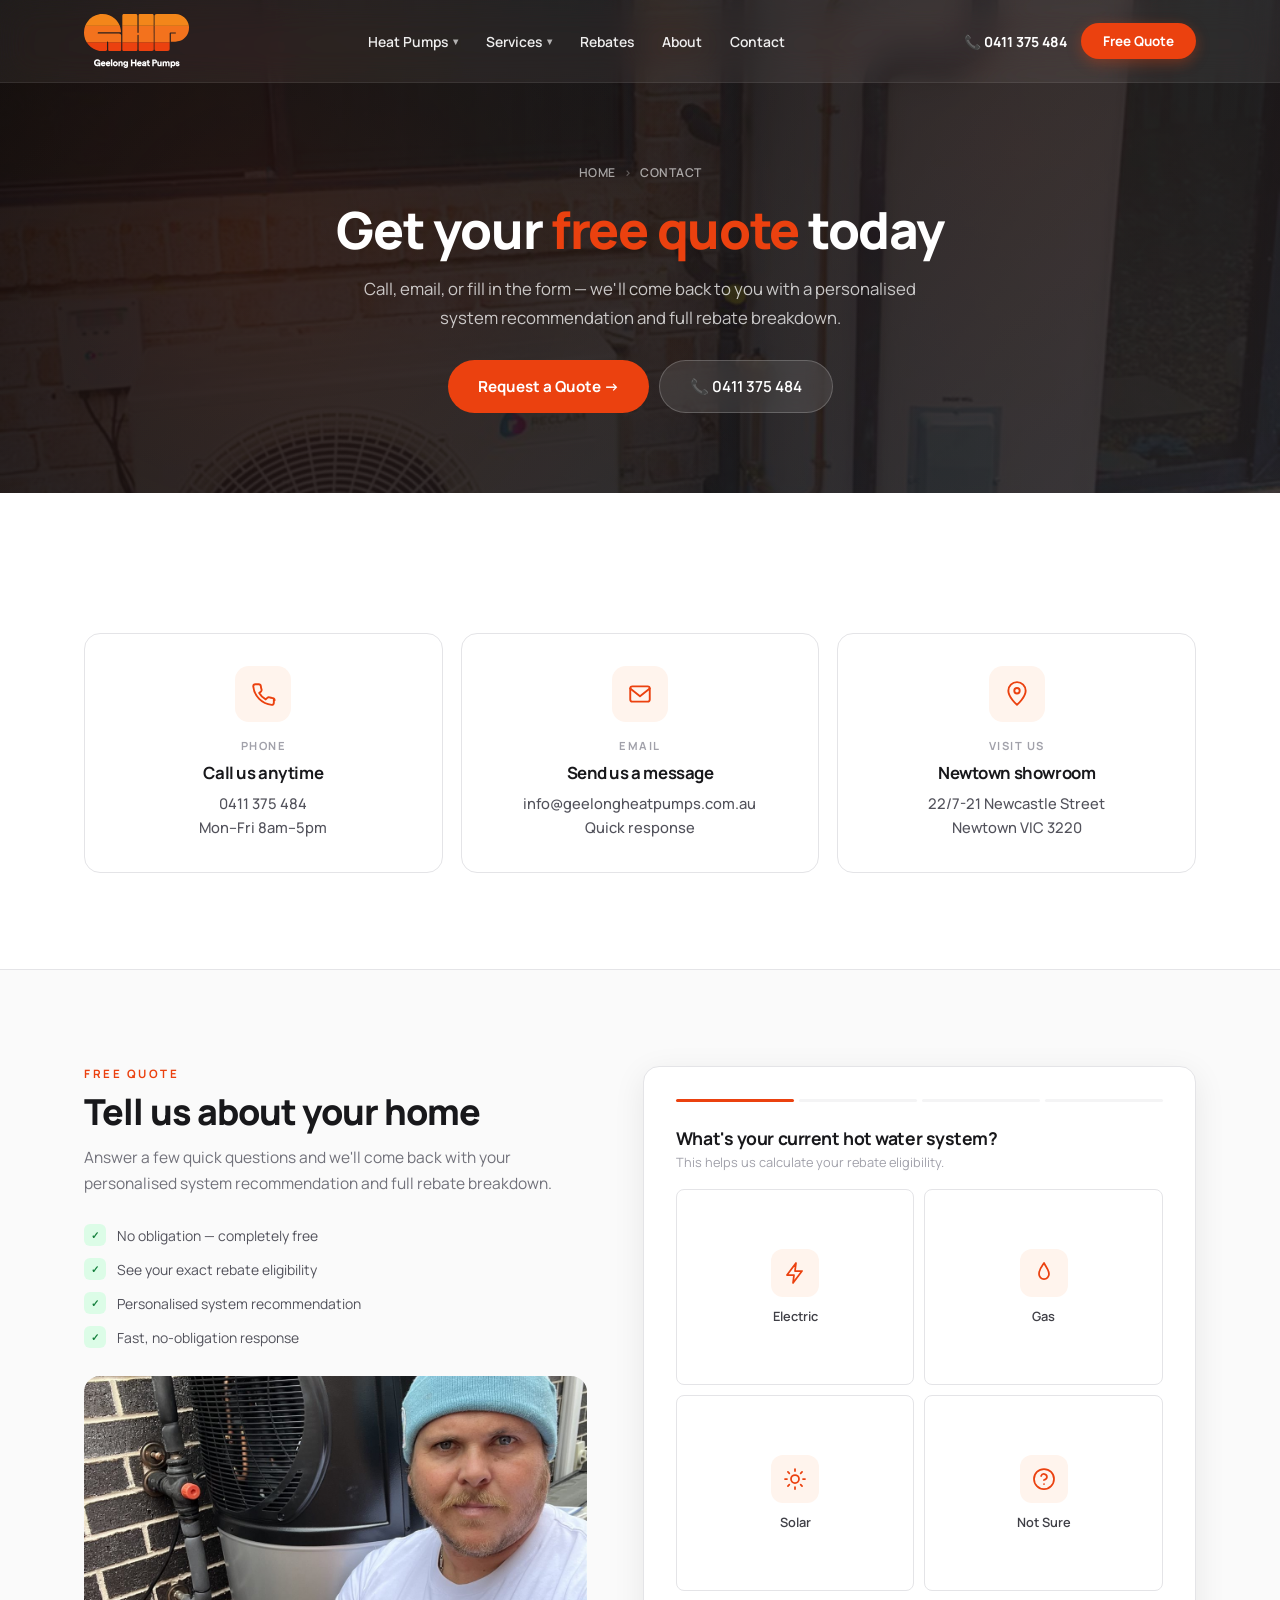
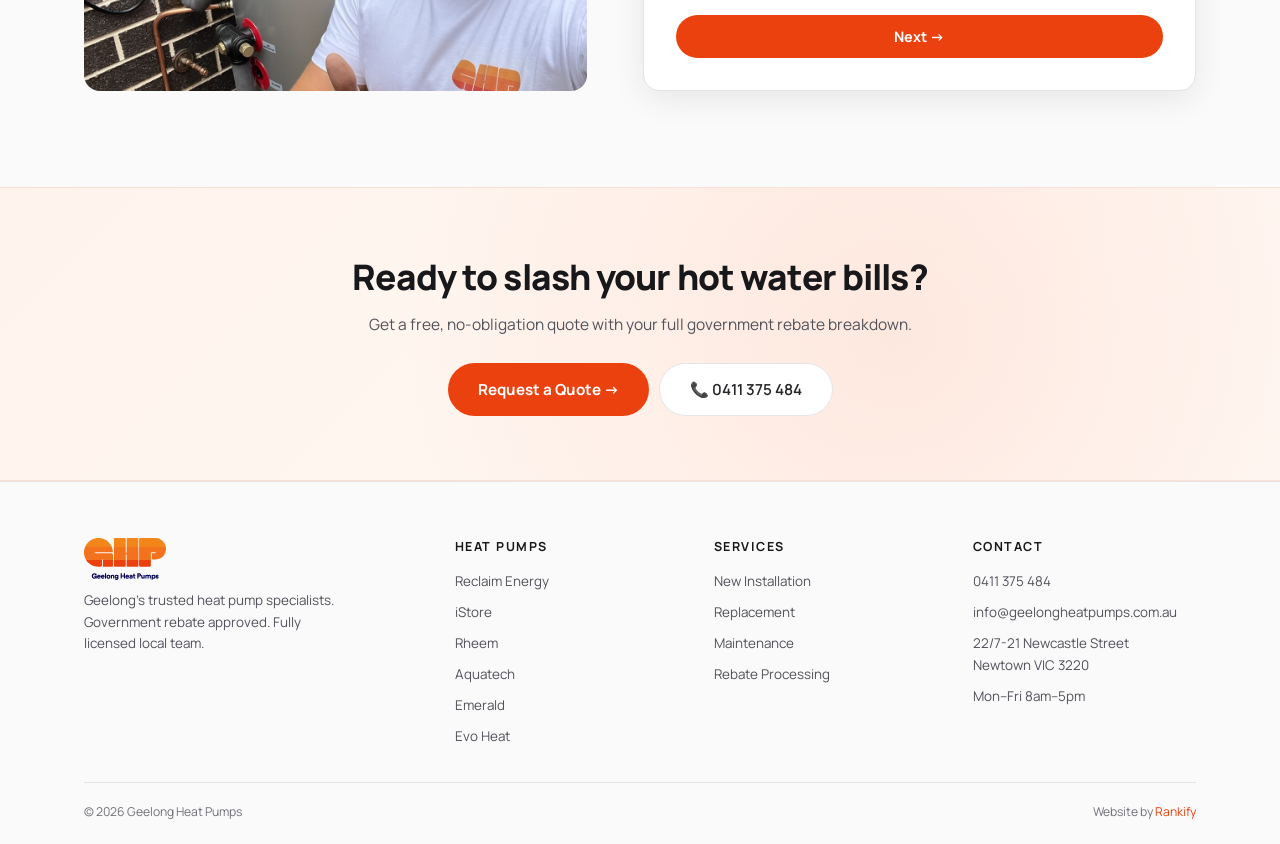
<file: contact-us.html>
<!DOCTYPE html>
<html lang="en">
<head>
<!-- Google Tag Manager -->
<script>(function(w,d,s,l,i){w[l]=w[l]||[];w[l].push({'gtm.start':
new Date().getTime(),event:'gtm.js'});var f=d.getElementsByTagName(s)[0],
j=d.createElement(s),dl=l!='dataLayer'?'&l='+l:'';j.async=true;j.src=
'https://www.googletagmanager.com/gtm.js?id='+i+dl;f.parentNode.insertBefore(j,f);
})(window,document,'script','dataLayer','GTM-PTLHBR3W');</script>
<!-- End Google Tag Manager -->
<meta charset="UTF-8">
<meta name="viewport" content="width=device-width, initial-scale=1.0">
<link rel="icon" type="image/png" href="images/favicon.png"><link rel="icon" type="image/png" sizes="32x32" href="images/favicon-32x32.png"><link rel="icon" type="image/png" sizes="16x16" href="images/favicon-16x16.png"><link rel="apple-touch-icon" sizes="180x180" href="images/apple-touch-icon.png">
<link rel="preconnect" href="https://fonts.googleapis.com">
<link href="https://fonts.googleapis.com/css2?family=Manrope:wght@400;500;600;700;800&display=swap" rel="stylesheet">
<link rel="stylesheet" href="assets/site.css">
<title>Contact Us | Geelong Heat&nbsp;Pumps</title>
<meta name="description" content="Get a free heat&nbsp;pump quote. Call 0411 375 484 or fill in our 60-second form. Newtown showroom open Mon&ndash;Fri 8am&ndash;5pm.">
</head>
<body>
<!-- Google Tag Manager (noscript) -->
<noscript><iframe src="https://www.googletagmanager.com/ns.html?id=GTM-PTLHBR3W"
height="0" width="0" style="display:none;visibility:hidden"></iframe></noscript>
<!-- End Google Tag Manager (noscript) -->
<nav class="nav" id="nav">
  <div class="nav-in">
    <a href="index.html" class="logo"><img src="images/logo-white-text.svg" alt="Geelong Heat&nbsp;Pumps" class="logo-light"><img src="images/logo-original.svg" alt="Geelong Heat&nbsp;Pumps" class="logo-dark"></a>
    <ul class="nav-l">
      <li class="has-dd"><a href="heat-pumps.html">Heat&nbsp;Pumps <span class="chev">&#9662;</span></a>
        <div class="dropdown">
          <a href="heat-pumps.html" class="dd-feat">Compare Heat&nbsp;Pumps</a>
          <div class="dd-sep"></div>
          <a href="reclaim.html">Reclaim Energy</a>
          <a href="istore.html">iStore</a>
          <a href="rheem.html">Rheem</a>
          <a href="aquatech.html">Aquatech</a>
          <a href="emeralds.html">Emerald</a>
          <a href="evoheat.html">Evo Heat</a>
        </div>
      </li>
      <li class="has-dd"><a href="services.html">Services <span class="chev">&#9662;</span></a>
        <div class="dropdown">
          <a href="services.html" class="dd-feat">All Services</a>
          <div class="dd-sep"></div>
          <a href="services.html#install">Heat&nbsp;Pump Installation</a>
          <a href="services.html#replace">System Replacement</a>
          <a href="services.html#maintain">Maintenance &amp; Repairs</a>
          <a href="pool-heat-pumps.html">Pool Heat&nbsp;Pumps</a>
          <a href="heating-cooling.html">Heating &amp; Cooling</a>
        </div>
      </li>
      <li><a href="rebates.html">Rebates</a></li>
      <li><a href="about.html">About</a></li>
      <li><a href="contact-us.html">Contact</a></li>
    </ul>
    <div class="nav-r">
      <a href="tel:0411375484" class="nav-ph">&#128222; 0411 375 484</a>
      <a href="contact-us.html" class="nav-cta">Free Quote</a>
    </div>
    <button class="mob-tog" aria-label="Menu"><span></span><span></span><span></span></button>
  </div>
</nav>
<aside class="mdrawer" id="mdrawer"><button class="mdrawer-close" type="button" aria-label="Close menu">&times;</button>
  <ul class="mdrawer-list">
    <li><a href="index.html">Home</a></li>
    <li class="mdd">
      <button class="mdd-tog" type="button">Heat&nbsp;Pumps <span class="mdd-chev">&#9662;</span></button>
      <ul class="mdd-sub">
        <li><a href="heat-pumps.html" class="dd-feat-mob">Compare Heat&nbsp;Pumps</a></li>
        <li><a href="reclaim.html">Reclaim Energy</a></li>
        <li><a href="istore.html">iStore</a></li>
        <li><a href="rheem.html">Rheem</a></li>
        <li><a href="aquatech.html">Aquatech</a></li>
        <li><a href="emeralds.html">Emerald</a></li>
        <li><a href="evoheat.html">Evo Heat</a></li>
      </ul>
    </li>
    <li class="mdd">
      <button class="mdd-tog" type="button">Services <span class="mdd-chev">&#9662;</span></button>
      <ul class="mdd-sub">
        <li><a href="services.html" class="dd-feat-mob">All Services</a></li>
        <li><a href="services.html#install">Heat&nbsp;Pump Installation</a></li>
        <li><a href="services.html#replace">System Replacement</a></li>
        <li><a href="services.html#maintain">Maintenance &amp; Repairs</a></li>
        <li><a href="pool-heat-pumps.html">Pool Heat&nbsp;Pumps</a></li>
        <li><a href="heating-cooling.html">Heating &amp; Cooling</a></li>
      </ul>
    </li>
    <li><a href="rebates.html">Rebates</a></li>
    <li><a href="about.html">About</a></li>
    <li><a href="contact-us.html">Contact</a></li>
  </ul>
  <div class="mdrawer-cta">
    <a href="tel:0411375484" class="mc-call">&#128222; 0411 375 484</a>
    <a href="#quote-form" class="mc-quote">Get a Free Quote &rarr;</a>
  </div>
</aside>
<section class="phero">
  <div class="phero-bg"><img src="images/install-reclaim-hero.jpg" alt=""></div>
  <div class="phero-inner ctr">
    <div class="crumb"><a href="index.html">Home</a><span class="sep">&rsaquo;</span> Contact</div>
    <h1>Get your <span class='em'>free quote</span> today</h1>
    <p>Call, email, or fill in the form &mdash; we'll come back to you with a personalised system recommendation and full rebate breakdown.</p>
    <div class="phero-btns">
      <a href="contact-us.html" class="btn-p">Request a Quote &rarr;</a>
      <a href="tel:0411375484" class="btn-glass">&#128222; 0411 375 484</a>
    </div>
  </div>
</section>

<section class="sec">
  <div class="ctr">
    <div class="cinfo">
      <div class="cinfo-card fade">
        <div class="cinfo-ico"><svg viewBox="0 0 24 24" aria-hidden="true"><path d="M22 17v3a2 2 0 0 1-2 2 19 19 0 0 1-17-17 2 2 0 0 1 2-2h3a2 2 0 0 1 2 1.7c.1 1 .3 2 .6 2.9a2 2 0 0 1-.4 2L8.5 11a16 16 0 0 0 6 6l1.5-1.4a2 2 0 0 1 2-.4c.9.3 2 .5 3 .6a2 2 0 0 1 1.7 2Z"/></svg></div>
        <div class="lbl">Phone</div>
        <h4>Call us anytime</h4>
        <a href="tel:0411375484">0411 375 484</a>
        <p>Mon&ndash;Fri 8am&ndash;5pm</p>
      </div>
      <div class="cinfo-card fade">
        <div class="cinfo-ico"><svg viewBox="0 0 24 24" aria-hidden="true"><rect x="3" y="5" width="18" height="14" rx="2"/><path d="m3 7 9 7 9-7"/></svg></div>
        <div class="lbl">Email</div>
        <h4>Send us a message</h4>
        <a href="mailto:info@geelongheatpumps.com.au">info@geelongheatpumps.com.au</a>
        <p>Quick response</p>
      </div>
      <div class="cinfo-card fade">
        <div class="cinfo-ico"><svg viewBox="0 0 24 24" aria-hidden="true"><path d="M12 22s8-7 8-13a8 8 0 0 0-16 0c0 6 8 13 8 13Z"/><circle cx="12" cy="9" r="2.5"/></svg></div>
        <div class="lbl">Visit us</div>
        <h4>Newtown showroom</h4>
        <p>22/7-21 Newcastle Street<br>Newtown VIC 3220</p>
      </div>
    </div>
  </div>
</section>

<section class="sec form-sec">
  <div class="ctr">
    <div class="form-g">
      <div class="form-info fade">
        <div class="sec-tag">Free Quote</div>
        <h2 class="sec-t">Tell us about your home</h2>
        <p class="sec-sub">Answer a few quick questions and we'll come back with your personalised system recommendation and full rebate breakdown.</p>
        <div class="fperks">
          <div class="fperk"><div class="fpd">&#10003;</div>No obligation &mdash; completely free</div>
          <div class="fperk"><div class="fpd">&#10003;</div>See your exact rebate eligibility</div>
          <div class="fperk"><div class="fpd">&#10003;</div>Personalised system recommendation</div>
          <div class="fperk"><div class="fpd">&#10003;</div>Fast, no-obligation response</div>
        </div>
        <div class="form-img"><img src="images/install-selfie.jpg" alt="Geelong Heat&nbsp;Pumps installer"></div>
      </div>
      <div class="qform fade" data-context="Heat&nbsp;Pump Hot&nbsp;Water — Contact" id="quote-form">
        <div class="qform-head"><div class="qh-tag">Free Quote</div><h3>Get a Free Quote</h3></div>
        <div class="fsteps"><div class="fstep active"></div><div class="fstep"></div><div class="fstep"></div><div class="fstep"></div></div>
        <div class="fslide active" data-s="1" data-field="Current System">
          <h3>What's your current hot&nbsp;water system?</h3><p class="fsub">This helps us calculate your rebate eligibility.</p>
          <div class="og">
            <button class="ob" data-v="electric"><div class="oico"><svg viewBox="0 0 24 24" aria-hidden="true"><path d="M13 2 4 14h7l-1 8 9-12h-7l1-8Z"/></svg></div><div class="olbl">Electric</div></button>
            <button class="ob" data-v="gas"><div class="oico"><svg viewBox="0 0 24 24" aria-hidden="true"><path d="M12 2c-2 3-5 6-5 11a5 5 0 0 0 10 0c0-4-3-7-5-11Z"/></svg></div><div class="olbl">Gas</div></button>
            <button class="ob" data-v="solar"><div class="oico"><svg viewBox="0 0 24 24" aria-hidden="true"><circle cx="12" cy="12" r="4"/><path d="M12 2v2M12 20v2M4.93 4.93l1.41 1.41M17.66 17.66l1.41 1.41M2 12h2M20 12h2M4.93 19.07l1.41-1.41M17.66 6.34l1.41-1.41"/></svg></div><div class="olbl">Solar</div></button>
            <button class="ob" data-v="unsure"><div class="oico"><svg viewBox="0 0 24 24" aria-hidden="true"><circle cx="12" cy="12" r="10"/><path d="M9.1 9a3 3 0 0 1 5.83 1c0 2-3 3-3 3"/><line x1="12" y1="17" x2="12.01" y2="17"/></svg></div><div class="olbl">Not Sure</div></button>
          </div>
          <div class="fnav"><button class="fn">Next &rarr;</button></div>
        </div>
        <div class="fslide" data-s="2" data-field="Household Size">
          <h3>How many people in your household?</h3><p class="fsub">We'll recommend the right tank size.</p>
          <div class="og">
            <button class="ob" data-v="1-2"><div class="oico"><svg viewBox="0 0 24 24" aria-hidden="true"><circle cx="12" cy="8" r="4"/><path d="M4 21v-1c0-4 4-6 8-6s8 2 8 6v1"/></svg></div><div class="olbl">1&ndash;2</div></button>
            <button class="ob" data-v="3-4"><div class="oico"><svg viewBox="0 0 24 24" aria-hidden="true"><circle cx="9" cy="8" r="3"/><circle cx="17" cy="9" r="2.5"/><path d="M3 20v-1c0-3 3-5 6-5s6 2 6 5v1M15 20v-1c0-2 2-3 4-3s4 1 4 3v1"/></svg></div><div class="olbl">3&ndash;4</div></button>
            <button class="ob" data-v="5-6"><div class="oico"><svg viewBox="0 0 24 24" aria-hidden="true"><circle cx="7" cy="9" r="2.2"/><circle cx="17" cy="9" r="2.2"/><circle cx="12" cy="14" r="1.8"/><path d="M2 21v-1c0-2 2-3.5 5-3.5s5 1.5 5 3.5v1M12 21v-1c0-2 2-3.5 5-3.5s5 1.5 5 3.5v1M8 21c0-1.5 1-2.5 4-2.5s4 1 4 2.5"/></svg></div><div class="olbl">5&ndash;6</div></button>
            <button class="ob" data-v="7+"><div class="oico"><svg viewBox="0 0 24 24" aria-hidden="true"><path d="M3 11 12 3l9 8M5 11v10h14V11M9 21v-6h6v6"/></svg></div><div class="olbl">7+</div></button>
          </div>
          <div class="fnav"><button class="fb">&larr; Back</button><button class="fn">Next &rarr;</button></div>
        </div>
        <div class="fslide" data-s="3" data-field="Project Type">
          <h3>What do you need?</h3><p class="fsub">We cover installs, replacements, and repairs.</p>
          <div class="og">
            <button class="ob" data-v="new"><div class="oico"><svg viewBox="0 0 24 24" aria-hidden="true"><path d="M12 4v16M4 12h16"/></svg></div><div class="olbl">New Install</div></button>
            <button class="ob" data-v="replace"><div class="oico"><svg viewBox="0 0 24 24" aria-hidden="true"><path d="M3 12a9 9 0 0 1 15-6l3 3M21 3v6h-6"/><path d="M21 12a9 9 0 0 1-15 6l-3-3M3 21v-6h6"/></svg></div><div class="olbl">Replacement</div></button>
            <button class="ob" data-v="repair"><div class="oico"><svg viewBox="0 0 24 24" aria-hidden="true"><path d="M14.7 6.3a4 4 0 1 0-5.4 5.4L3 18l3 3 6.3-6.3a4 4 0 1 0 5.4-5.4l-2.6 2.6-3-3 2.6-2.6Z"/></svg></div><div class="olbl">Repair</div></button>
            <button class="ob" data-v="advice"><div class="oico"><svg viewBox="0 0 24 24" aria-hidden="true"><path d="M21 12c0 4-4 7-9 7-1.5 0-3-.3-4.2-.8L3 20l1.2-3.6C3.4 15.4 3 13.7 3 12c0-4 4-7 9-7s9 3 9 7Z"/></svg></div><div class="olbl">Just Advice</div></button>
          </div>
          <div class="fnav"><button class="fb">&larr; Back</button><button class="fn">Next &rarr;</button></div>
        </div>
        <div class="fslide" data-s="4" data-field="Contact">
          <h3>Almost done &mdash; your details</h3><p class="fsub">We'll be in touch soon.</p>
          <input type="text" class="finp" placeholder="Your name" id="fn">
          <input type="tel" class="finp" placeholder="Phone number" id="fp">
          <input type="email" class="finp" placeholder="Email address" id="fe">
          <input type="text" class="finp" placeholder="Suburb" id="fs">
          <textarea class="finp" placeholder="Anything else we should know? (optional)" id="fnote" data-optional></textarea>
          <input type="text" name="_honey" style="display:none" tabindex="-1" autocomplete="off"><div class="fnav"><button class="fb">&larr; Back</button><button class="fn" data-action="submit">Request My Quote &rarr;</button></div>
        </div>
        <div class="fslide" data-s="5">
          <div style="text-align:center;padding:28px 0"><div style="font-size:2.2rem;margin-bottom:10px">&#9989;</div><h3 style="margin-bottom:6px">We're On It!</h3><p class="fsub" style="margin:0">Your enquiry has been sent — we&apos;ll be in touch as soon as possible with your personalised rebate breakdown and system recommendation.</p></div>
        </div>
      </div>
    </div>
  </div>
</section>
<section class="cta-strip">
  <div class="ctr">
    <h2 class="fade">Ready to slash your hot&nbsp;water bills?</h2>
    <p class="fade">Get a free, no-obligation quote with your full government rebate breakdown.</p>
    <div class="cta-strip-btns fade">
      <a href="contact-us.html" class="btn-p">Request a Quote &rarr;</a>
      <a href="tel:0411375484" class="btn-glass">&#128222; 0411 375 484</a>
    </div>
  </div>
</section>
<footer class="foot">
  <div class="ctr">
    <div class="foot-g">
      <div class="foot-brand">
        <a href="index.html" class="logo"><img src="images/logo-white-text.svg" alt="Geelong Heat&nbsp;Pumps" class="logo-light"><img src="images/logo-original.svg" alt="Geelong Heat&nbsp;Pumps" class="logo-dark"></a>
        <p>Geelong's trusted heat&nbsp;pump specialists. Government rebate approved. Fully licensed local team.</p>
      </div>
      <div><h4>Heat&nbsp;Pumps</h4><ul class="foot-l">
        <li><a href="reclaim.html">Reclaim Energy</a></li>
        <li><a href="istore.html">iStore</a></li>
        <li><a href="rheem.html">Rheem</a></li>
        <li><a href="aquatech.html">Aquatech</a></li>
        <li><a href="emeralds.html">Emerald</a></li>
        <li><a href="evoheat.html">Evo Heat</a></li>
      </ul></div>
      <div><h4>Services</h4><ul class="foot-l">
        <li><a href="services.html">New Installation</a></li>
        <li><a href="services.html">Replacement</a></li>
        <li><a href="services.html">Maintenance</a></li>
        <li><a href="rebates.html">Rebate Processing</a></li>
              </ul></div>
      <div><h4>Contact</h4><ul class="foot-l">
        <li><a href="tel:0411375484">0411 375 484</a></li>
        <li><a href="mailto:info@geelongheatpumps.com.au">info@geelongheatpumps.com.au</a></li>
        <li><a>22/7-21 Newcastle Street<br>Newtown VIC 3220</a></li>
        <li><a>Mon&ndash;Fri 8am&ndash;5pm</a></li>
      </ul></div>
    </div>
    <div class="foot-b"><span>&copy; 2026 Geelong Heat&nbsp;Pumps</span><span>Website by <a href="https://rankify.com.au">Rankify</a></span></div>
  </div>
</footer>
<div class="sticky"><a href="tel:0411375484" class="sc">&#128222; Call</a><a href="contact-us.html" class="sq">Free Quote</a></div>
<script src="assets/site.js"></script>
</body>
</html>
</file>
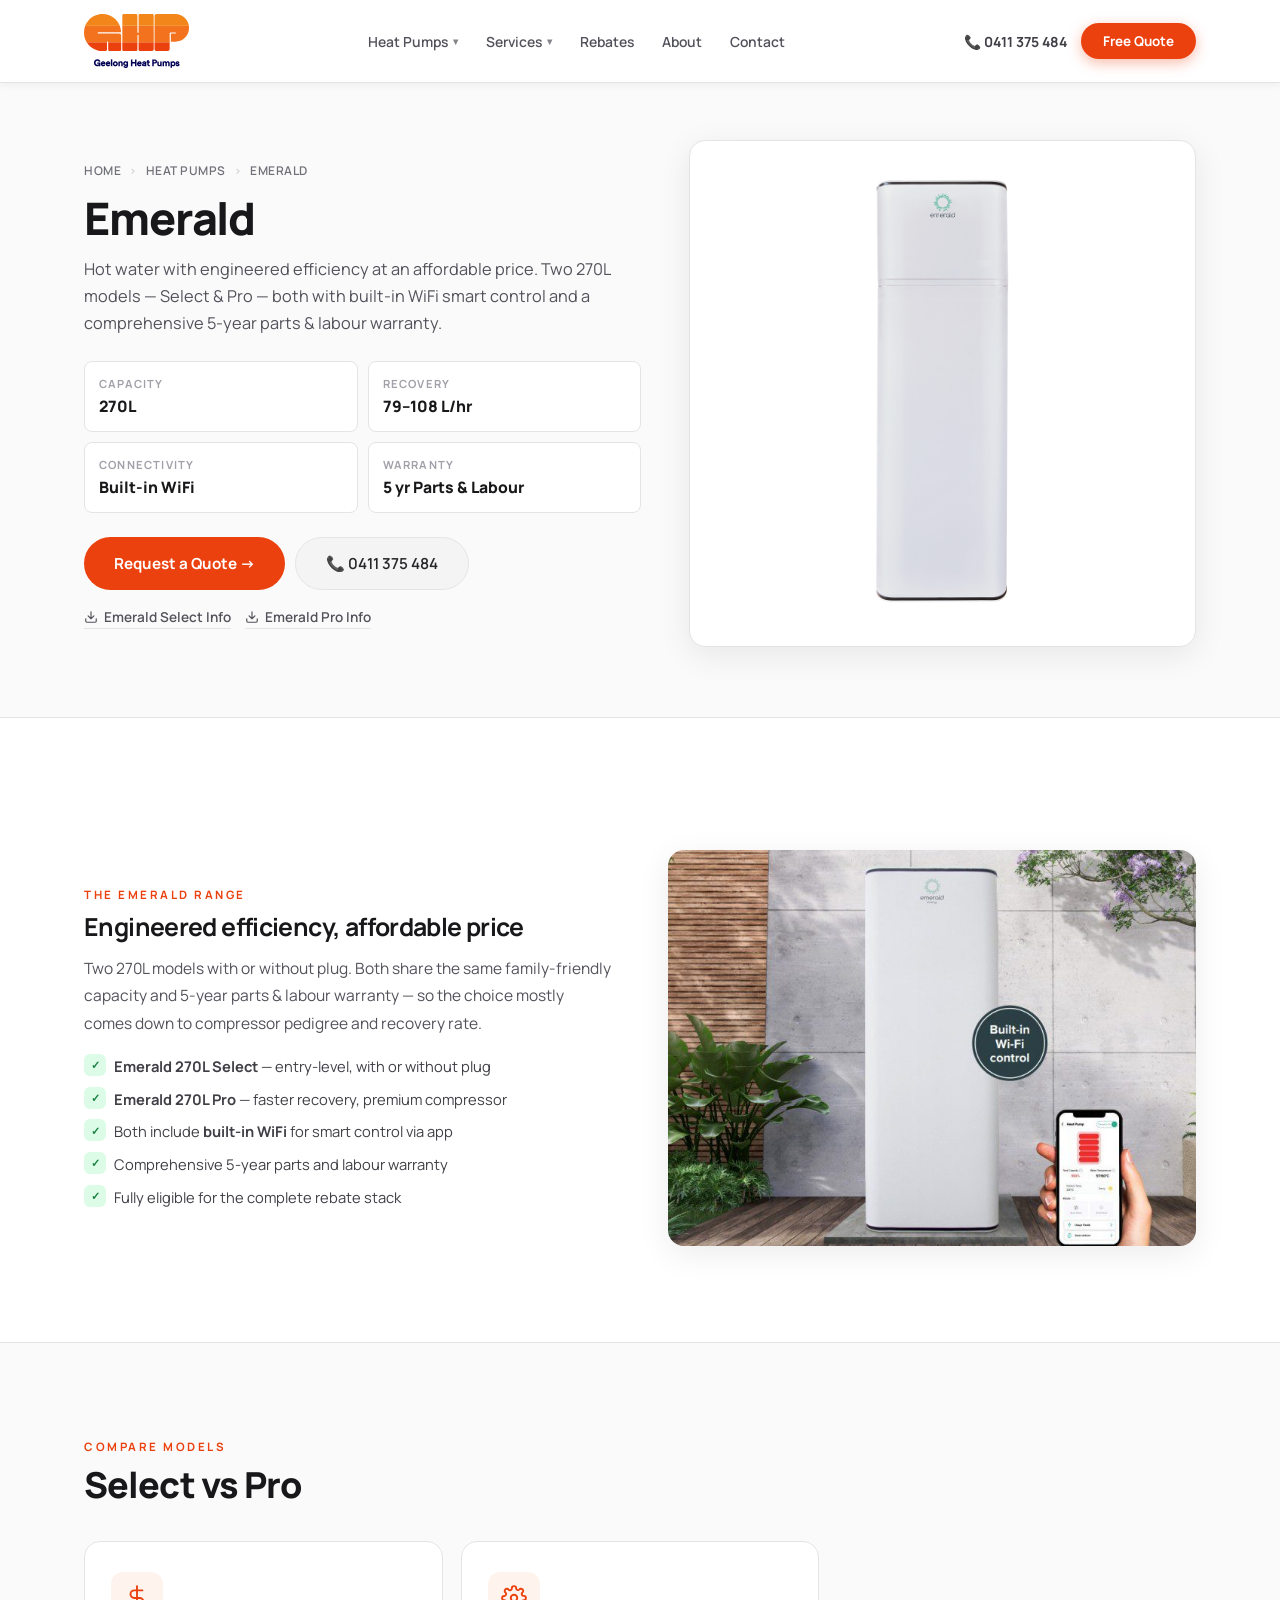
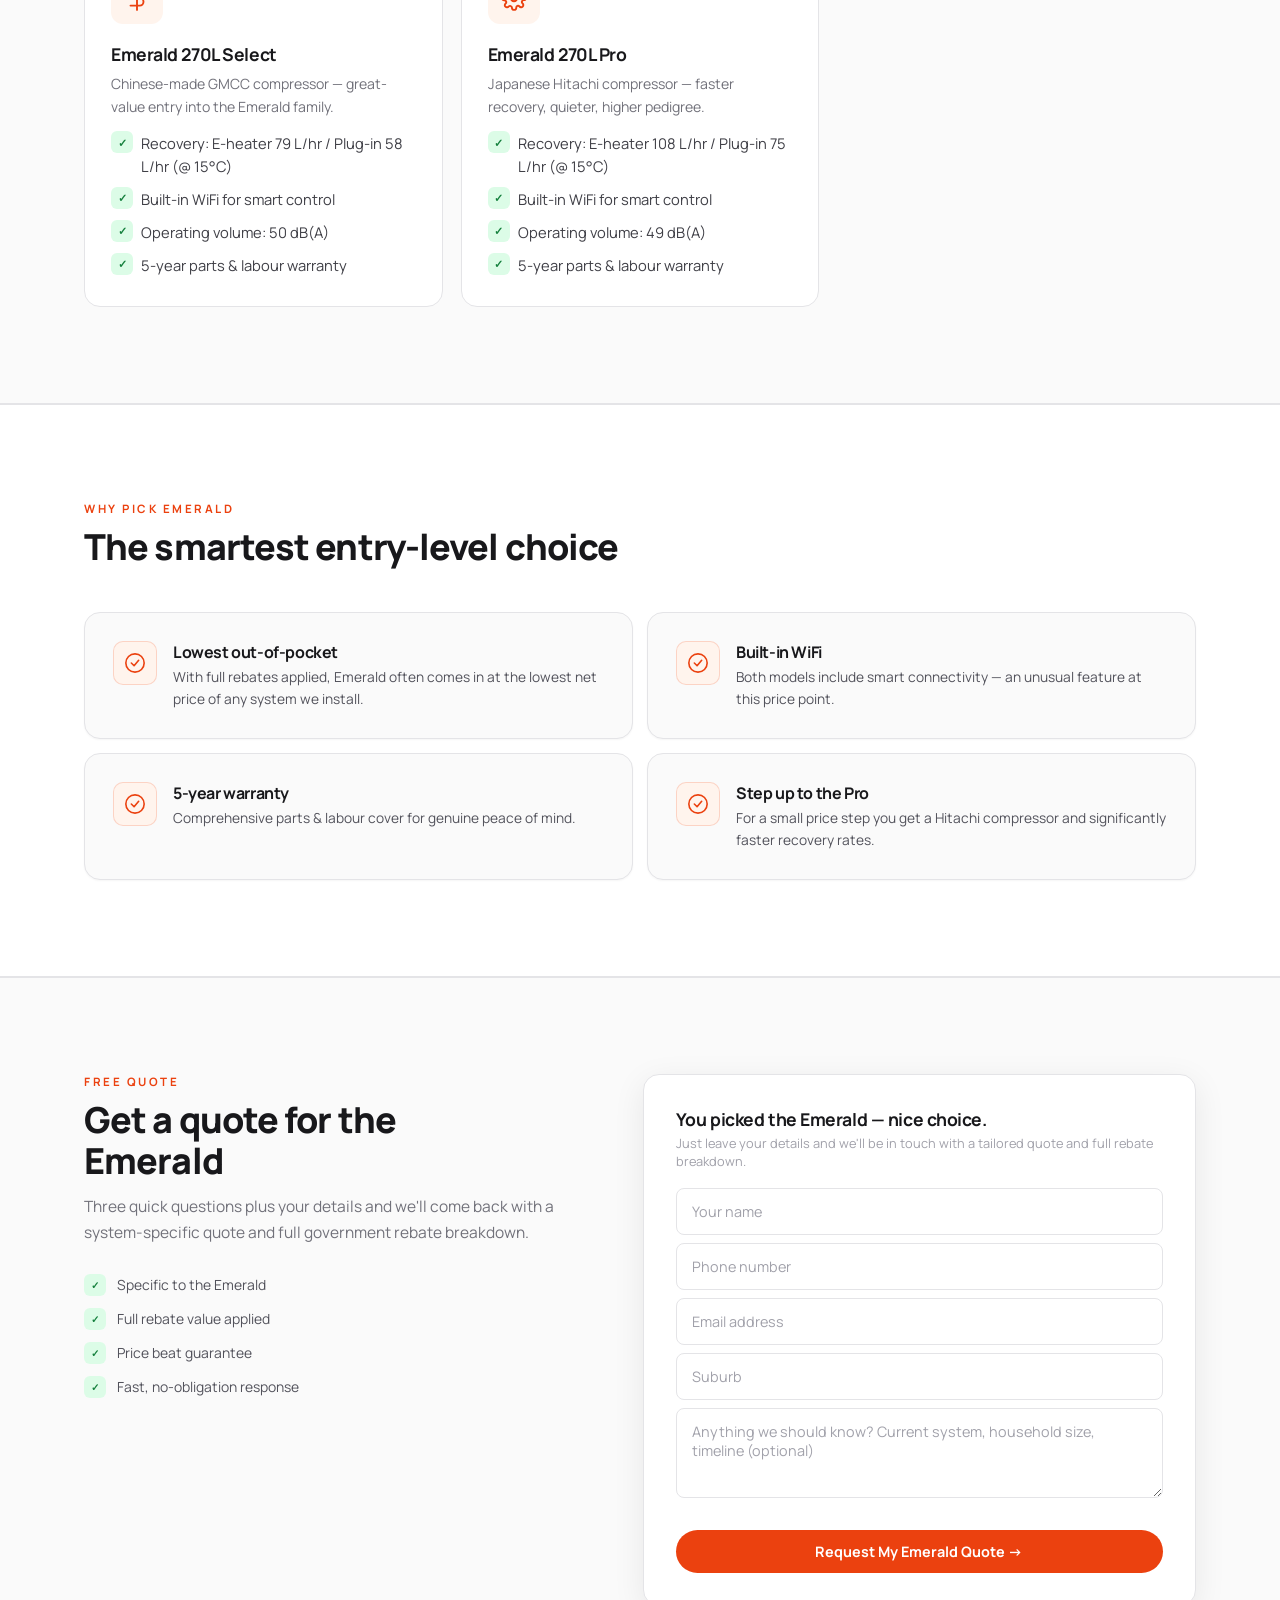
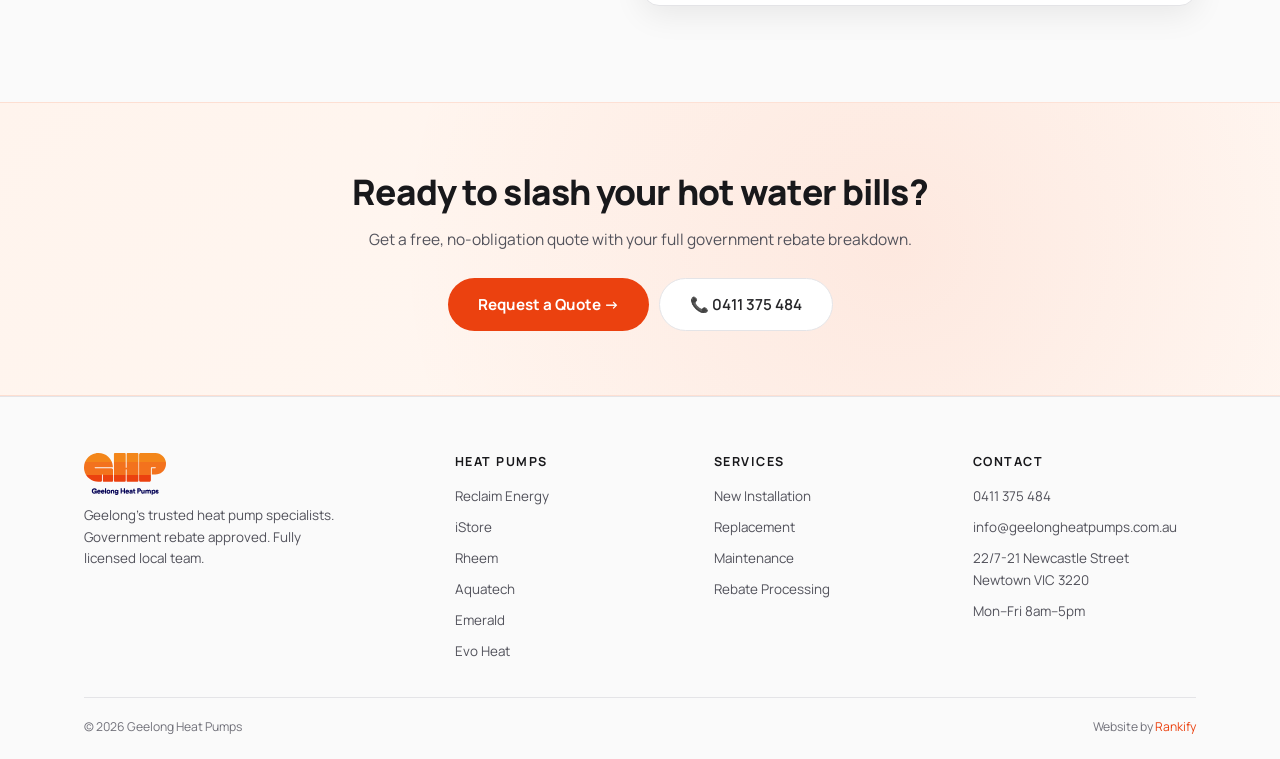
<file: emeralds.html>
<!DOCTYPE html>
<html lang="en">
<head>
<!-- Google Tag Manager -->
<script>(function(w,d,s,l,i){w[l]=w[l]||[];w[l].push({'gtm.start':
new Date().getTime(),event:'gtm.js'});var f=d.getElementsByTagName(s)[0],
j=d.createElement(s),dl=l!='dataLayer'?'&l='+l:'';j.async=true;j.src=
'https://www.googletagmanager.com/gtm.js?id='+i+dl;f.parentNode.insertBefore(j,f);
})(window,document,'script','dataLayer','GTM-PTLHBR3W');</script>
<!-- End Google Tag Manager -->
<meta charset="UTF-8">
<meta name="viewport" content="width=device-width, initial-scale=1.0">
<link rel="icon" type="image/png" href="images/favicon.png"><link rel="icon" type="image/png" sizes="32x32" href="images/favicon-32x32.png"><link rel="icon" type="image/png" sizes="16x16" href="images/favicon-16x16.png"><link rel="apple-touch-icon" sizes="180x180" href="images/apple-touch-icon.png">
<link rel="preconnect" href="https://fonts.googleapis.com">
<link href="https://fonts.googleapis.com/css2?family=Manrope:wght@400;500;600;700;800&display=swap" rel="stylesheet">
<link rel="stylesheet" href="assets/site.css">
<title>Emerald Heat&nbsp;Pump | Geelong Heat&nbsp;Pumps</title>
<meta name="description" content="Emerald Select &amp; Pro 270L heat&nbsp;pumps. R290 refrigerant, built-in electric backup, budget-friendly with full government rebates.">
</head>
<body class="light-hero">
<!-- Google Tag Manager (noscript) -->
<noscript><iframe src="https://www.googletagmanager.com/ns.html?id=GTM-PTLHBR3W"
height="0" width="0" style="display:none;visibility:hidden"></iframe></noscript>
<!-- End Google Tag Manager (noscript) -->
<nav class="nav" id="nav">
  <div class="nav-in">
    <a href="index.html" class="logo"><img src="images/logo-white-text.svg" alt="Geelong Heat&nbsp;Pumps" class="logo-light"><img src="images/logo-original.svg" alt="Geelong Heat&nbsp;Pumps" class="logo-dark"></a>
    <ul class="nav-l">
      <li class="has-dd"><a href="heat-pumps.html">Heat&nbsp;Pumps <span class="chev">&#9662;</span></a>
        <div class="dropdown">
          <a href="heat-pumps.html" class="dd-feat">Compare Heat&nbsp;Pumps</a>
          <div class="dd-sep"></div>
          <a href="reclaim.html">Reclaim Energy</a>
          <a href="istore.html">iStore</a>
          <a href="rheem.html">Rheem</a>
          <a href="aquatech.html">Aquatech</a>
          <a href="emeralds.html">Emerald</a>
          <a href="evoheat.html">Evo Heat</a>
        </div>
      </li>
      <li class="has-dd"><a href="services.html">Services <span class="chev">&#9662;</span></a>
        <div class="dropdown">
          <a href="services.html" class="dd-feat">All Services</a>
          <div class="dd-sep"></div>
          <a href="services.html#install">Heat&nbsp;Pump Installation</a>
          <a href="services.html#replace">System Replacement</a>
          <a href="services.html#maintain">Maintenance &amp; Repairs</a>
          <a href="pool-heat-pumps.html">Pool Heat&nbsp;Pumps</a>
          <a href="heating-cooling.html">Heating &amp; Cooling</a>
        </div>
      </li>
      <li><a href="rebates.html">Rebates</a></li>
      <li><a href="about.html">About</a></li>
      <li><a href="contact-us.html">Contact</a></li>
    </ul>
    <div class="nav-r">
      <a href="tel:0411375484" class="nav-ph">&#128222; 0411 375 484</a>
      <a href="#quote-form" class="nav-cta">Free Quote</a>
    </div>
    <button class="mob-tog" aria-label="Menu"><span></span><span></span><span></span></button>
  </div>
</nav>
<aside class="mdrawer" id="mdrawer"><button class="mdrawer-close" type="button" aria-label="Close menu">&times;</button>
  <ul class="mdrawer-list">
    <li><a href="index.html">Home</a></li>
    <li class="mdd">
      <button class="mdd-tog" type="button">Heat&nbsp;Pumps <span class="mdd-chev">&#9662;</span></button>
      <ul class="mdd-sub">
        <li><a href="heat-pumps.html" class="dd-feat-mob">Compare Heat&nbsp;Pumps</a></li>
        <li><a href="reclaim.html">Reclaim Energy</a></li>
        <li><a href="istore.html">iStore</a></li>
        <li><a href="rheem.html">Rheem</a></li>
        <li><a href="aquatech.html">Aquatech</a></li>
        <li><a href="emeralds.html">Emerald</a></li>
        <li><a href="evoheat.html">Evo Heat</a></li>
      </ul>
    </li>
    <li class="mdd">
      <button class="mdd-tog" type="button">Services <span class="mdd-chev">&#9662;</span></button>
      <ul class="mdd-sub">
        <li><a href="services.html" class="dd-feat-mob">All Services</a></li>
        <li><a href="services.html#install">Heat&nbsp;Pump Installation</a></li>
        <li><a href="services.html#replace">System Replacement</a></li>
        <li><a href="services.html#maintain">Maintenance &amp; Repairs</a></li>
        <li><a href="pool-heat-pumps.html">Pool Heat&nbsp;Pumps</a></li>
        <li><a href="heating-cooling.html">Heating &amp; Cooling</a></li>
      </ul>
    </li>
    <li><a href="rebates.html">Rebates</a></li>
    <li><a href="about.html">About</a></li>
    <li><a href="contact-us.html">Contact</a></li>
  </ul>
  <div class="mdrawer-cta">
    <a href="tel:0411375484" class="mc-call">&#128222; 0411 375 484</a>
    <a href="#quote-form" class="mc-quote">Get a Free Quote &rarr;</a>
  </div>
</aside>
<section class="pdhero">
  <div class="ctr">
    <div class="pdhero-g">
      <div class="fade">
        <div class="crumb"><a href="index.html">Home</a><span class="sep">&rsaquo;</span> <a href="heat-pumps.html">Heat&nbsp;Pumps</a><span class="sep">&rsaquo;</span> Emerald</div>
        <h1>Emerald</h1>
        <p class="lead">Hot&nbsp;water with engineered efficiency at an affordable price. Two 270L models &mdash; Select &amp; Pro &mdash; both with built-in WiFi smart control and a comprehensive 5-year parts &amp; labour warranty.</p>
        <div class="pd-quick">
          <div class="pdq"><div class="k">Capacity</div><div class="v">270L</div></div>
          <div class="pdq"><div class="k">Recovery</div><div class="v">79&ndash;108 L/hr</div></div>
          <div class="pdq"><div class="k">Connectivity</div><div class="v">Built-in WiFi</div></div>
          <div class="pdq"><div class="k">Warranty</div><div class="v">5 yr Parts &amp; Labour</div></div>
        </div>
        <div class="pd-btns">
          <a href="#quote" class="btn-p">Request a Quote &rarr;</a>
          <a href="tel:0411375484" class="btn-glass" style="background:var(--g100);color:var(--g800);border-color:var(--g200)">&#128222; 0411 375 484</a>
        </div>
        <div class="pd-downloads">
          <a href="assets/brochures/emerald-select-instructions.pdf" class="pd-download" target="_blank" rel="noopener"><svg viewBox="0 0 24 24" aria-hidden="true"><path d="M21 15v4a2 2 0 0 1-2 2H5a2 2 0 0 1-2-2v-4M7 10l5 5 5-5M12 15V3"/></svg>Emerald Select Info</a>
          <a href="assets/brochures/emerald-pro-instructions.pdf" class="pd-download" target="_blank" rel="noopener"><svg viewBox="0 0 24 24" aria-hidden="true"><path d="M21 15v4a2 2 0 0 1-2 2H5a2 2 0 0 1-2-2v-4M7 10l5 5 5-5M12 15V3"/></svg>Emerald Pro Info</a>
        </div>
      </div>
      <div class="pdhero-img fade"><img src="images/product-emerald.png" alt="Emerald"></div>
    </div>
  </div>
</section>

<section class="sec">
  <div class="ctr">
    <div class="content-g">
      <div class="content-body fade">
        <div class="sec-tag">The Emerald range</div>
        <h3>Engineered efficiency, affordable price</h3>
        <p>Two 270L models with or without plug. Both share the same family-friendly capacity and 5-year parts &amp; labour warranty &mdash; so the choice mostly comes down to compressor pedigree and recovery rate.</p>
        <ul class="tlist">
          <li><strong>Emerald 270L Select</strong> &mdash; entry-level, with or without plug</li>
          <li><strong>Emerald 270L Pro</strong> &mdash; faster recovery, premium compressor</li>
          <li>Both include <strong>built-in WiFi</strong> for smart control via app</li>
          <li>Comprehensive 5-year parts and labour warranty</li>
          <li>Fully eligible for the complete rebate stack</li>
        </ul>
      </div>
      <div class="content-img fade"><img src="images/install-emerald.jpg" alt="Emerald 270L heat pump with built-in WiFi control"></div>
    </div>
  </div>
</section>

<section class="sec" style="background:var(--g50);border-top:1px solid var(--g200);border-bottom:1px solid var(--g200)">
  <div class="ctr">
    <div class="sec-tag fade">Compare Models</div>
    <h2 class="sec-t fade">Select vs Pro</h2>
    <div class="fg">
      <div class="fg-card fade">
        <div class="fg-ico"><svg viewBox="0 0 24 24" aria-hidden="true"><path d="M12 1v22M17 5H9.5a3.5 3.5 0 0 0 0 7h5a3.5 3.5 0 0 1 0 7H6"/></svg></div>
        <h4>Emerald 270L Select</h4>
        <p>Chinese-made GMCC compressor &mdash; great-value entry into the Emerald family.</p>
        <ul class="tlist" style="margin-top:14px">
          <li>Recovery: E-heater 79 L/hr / Plug-in 58 L/hr (@ 15&deg;C)</li>
          <li>Built-in WiFi for smart control</li>
          <li>Operating volume: 50 dB(A)</li>
          <li>5-year parts &amp; labour warranty</li>
        </ul>
      </div>
      <div class="fg-card fade">
        <div class="fg-ico"><svg viewBox="0 0 24 24" aria-hidden="true"><circle cx="12" cy="12" r="3"/><path d="M19.4 15a1.7 1.7 0 0 0 .3 1.8l.1.1a2 2 0 1 1-2.8 2.8l-.1-.1a1.7 1.7 0 0 0-1.8-.3 1.7 1.7 0 0 0-1 1.5V21a2 2 0 0 1-4 0v-.1a1.7 1.7 0 0 0-1.1-1.5 1.7 1.7 0 0 0-1.8.3l-.1.1a2 2 0 1 1-2.8-2.8l.1-.1a1.7 1.7 0 0 0 .3-1.8 1.7 1.7 0 0 0-1.5-1H3a2 2 0 0 1 0-4h.1a1.7 1.7 0 0 0 1.5-1.1 1.7 1.7 0 0 0-.3-1.8l-.1-.1a2 2 0 1 1 2.8-2.8l.1.1a1.7 1.7 0 0 0 1.8.3h.1a1.7 1.7 0 0 0 1-1.5V3a2 2 0 0 1 4 0v.1a1.7 1.7 0 0 0 1 1.5 1.7 1.7 0 0 0 1.8-.3l.1-.1a2 2 0 1 1 2.8 2.8l-.1.1a1.7 1.7 0 0 0-.3 1.8v.1a1.7 1.7 0 0 0 1.5 1H21a2 2 0 0 1 0 4h-.1a1.7 1.7 0 0 0-1.5 1Z"/></svg></div>
        <h4>Emerald 270L Pro</h4>
        <p>Japanese Hitachi compressor &mdash; faster recovery, quieter, higher pedigree.</p>
        <ul class="tlist" style="margin-top:14px">
          <li>Recovery: E-heater 108 L/hr / Plug-in 75 L/hr (@ 15&deg;C)</li>
          <li>Built-in WiFi for smart control</li>
          <li>Operating volume: 49 dB(A)</li>
          <li>5-year parts &amp; labour warranty</li>
        </ul>
      </div>
    </div>
  </div>
</section>

<section class="sec why-sec">
  <div class="ctr">
    <div class="sec-tag fade">Why pick Emerald</div>
    <h2 class="sec-t fade">The smartest entry-level choice</h2>
    <div class="why-g">
      <div class="wcard fade"><div class="wico"><svg viewBox="0 0 24 24" aria-hidden="true"><circle cx="12" cy="12" r="10"/><path d="m8 12 3 3 5-6"/></svg></div><div><h4>Lowest out-of-pocket</h4><p>With full rebates applied, Emerald often comes in at the lowest net price of any system we install.</p></div></div>
      <div class="wcard fade"><div class="wico"><svg viewBox="0 0 24 24" aria-hidden="true"><circle cx="12" cy="12" r="10"/><path d="m8 12 3 3 5-6"/></svg></div><div><h4>Built-in WiFi</h4><p>Both models include smart connectivity &mdash; an unusual feature at this price point.</p></div></div>
      <div class="wcard fade"><div class="wico"><svg viewBox="0 0 24 24" aria-hidden="true"><circle cx="12" cy="12" r="10"/><path d="m8 12 3 3 5-6"/></svg></div><div><h4>5-year warranty</h4><p>Comprehensive parts &amp; labour cover for genuine peace of mind.</p></div></div>
      <div class="wcard fade"><div class="wico"><svg viewBox="0 0 24 24" aria-hidden="true"><circle cx="12" cy="12" r="10"/><path d="m8 12 3 3 5-6"/></svg></div><div><h4>Step up to the Pro</h4><p>For a small price step you get a Hitachi compressor and significantly faster recovery rates.</p></div></div>
    </div>
  </div>
</section>

<section class="sec form-sec" id="quote">
  <div class="ctr">
    <div class="form-g">
      <div class="form-info fade">
        <div class="sec-tag">Free Quote</div>
        <h2 class="sec-t">Get a quote for the<br>Emerald</h2>
        <p class="sec-sub">Three quick questions plus your details and we&apos;ll come back with a system-specific quote and full government rebate breakdown.</p>
        <div class="fperks">
          <div class="fperk"><div class="fpd">&#10003;</div>Specific to the Emerald</div>
          <div class="fperk"><div class="fpd">&#10003;</div>Full rebate value applied</div>
          <div class="fperk"><div class="fpd">&#10003;</div>Price beat guarantee</div>
          <div class="fperk"><div class="fpd">&#10003;</div>Fast, no-obligation response</div>
        </div>
      </div>
      <div class="qform fade" data-context="Emerald Heat Pump" id="quote-form">
        <div class="qform-head"><div class="qh-tag">Free Quote</div><h3>Get a Free Emerald Quote</h3></div>
        <div class="fslide active" data-s="1">
          <h3>You picked the Emerald &mdash; nice choice.</h3><p class="fsub">Just leave your details and we&apos;ll be in touch with a tailored quote and full rebate breakdown.</p>
          <input type="text" class="finp" placeholder="Your name">
          <input type="tel" class="finp" placeholder="Phone number">
          <input type="email" class="finp" placeholder="Email address">
          <input type="text" class="finp" placeholder="Suburb">
          <textarea class="finp" placeholder="Anything we should know? Current system, household size, timeline (optional)" data-optional></textarea>
          <input type="text" name="_honey" style="display:none" tabindex="-1" autocomplete="off">
          <div class="fnav"><button class="fn" data-action="submit" style="width:100%">Request My Emerald Quote &rarr;</button></div>
        </div>
        <div class="fslide" data-s="2">
          <div style="text-align:center;padding:28px 0"><div style="font-size:2.2rem;margin-bottom:10px">&#9989;</div><h3 style="margin-bottom:6px">We&apos;re On It!</h3><p class="fsub" style="margin:0">Your Emerald enquiry has been sent &mdash; we&apos;ll be in touch as soon as possible with your personalised quote and rebate breakdown. Need urgent help? Call <a href="tel:0411375484" style="color:var(--orange);font-weight:700">0411 375 484</a>.</p></div>
        </div>
      </div>
    </div>
  </div>
</section>
<section class="cta-strip">
  <div class="ctr">
    <h2 class="fade">Ready to slash your hot&nbsp;water bills?</h2>
    <p class="fade">Get a free, no-obligation quote with your full government rebate breakdown.</p>
    <div class="cta-strip-btns fade">
      <a href="#quote-form" class="btn-p">Request a Quote &rarr;</a>
      <a href="tel:0411375484" class="btn-glass">&#128222; 0411 375 484</a>
    </div>
  </div>
</section>
<footer class="foot">
  <div class="ctr">
    <div class="foot-g">
      <div class="foot-brand">
        <a href="index.html" class="logo"><img src="images/logo-white-text.svg" alt="Geelong Heat&nbsp;Pumps" class="logo-light"><img src="images/logo-original.svg" alt="Geelong Heat&nbsp;Pumps" class="logo-dark"></a>
        <p>Geelong's trusted heat&nbsp;pump specialists. Government rebate approved. Fully licensed local team.</p>
      </div>
      <div><h4>Heat&nbsp;Pumps</h4><ul class="foot-l">
        <li><a href="reclaim.html">Reclaim Energy</a></li>
        <li><a href="istore.html">iStore</a></li>
        <li><a href="rheem.html">Rheem</a></li>
        <li><a href="aquatech.html">Aquatech</a></li>
        <li><a href="emeralds.html">Emerald</a></li>
        <li><a href="evoheat.html">Evo Heat</a></li>
      </ul></div>
      <div><h4>Services</h4><ul class="foot-l">
        <li><a href="services.html">New Installation</a></li>
        <li><a href="services.html">Replacement</a></li>
        <li><a href="services.html">Maintenance</a></li>
        <li><a href="rebates.html">Rebate Processing</a></li>
              </ul></div>
      <div><h4>Contact</h4><ul class="foot-l">
        <li><a href="tel:0411375484">0411 375 484</a></li>
        <li><a href="mailto:info@geelongheatpumps.com.au">info@geelongheatpumps.com.au</a></li>
        <li><a>22/7-21 Newcastle Street<br>Newtown VIC 3220</a></li>
        <li><a>Mon&ndash;Fri 8am&ndash;5pm</a></li>
      </ul></div>
    </div>
    <div class="foot-b"><span>&copy; 2026 Geelong Heat&nbsp;Pumps</span><span>Website by <a href="https://rankify.com.au">Rankify</a></span></div>
  </div>
</footer>
<div class="sticky"><a href="tel:0411375484" class="sc">&#128222; Call</a><a href="#quote-form" class="sq">Free Quote</a></div>
<script src="assets/site.js"></script>
</body>
</html>
</file>
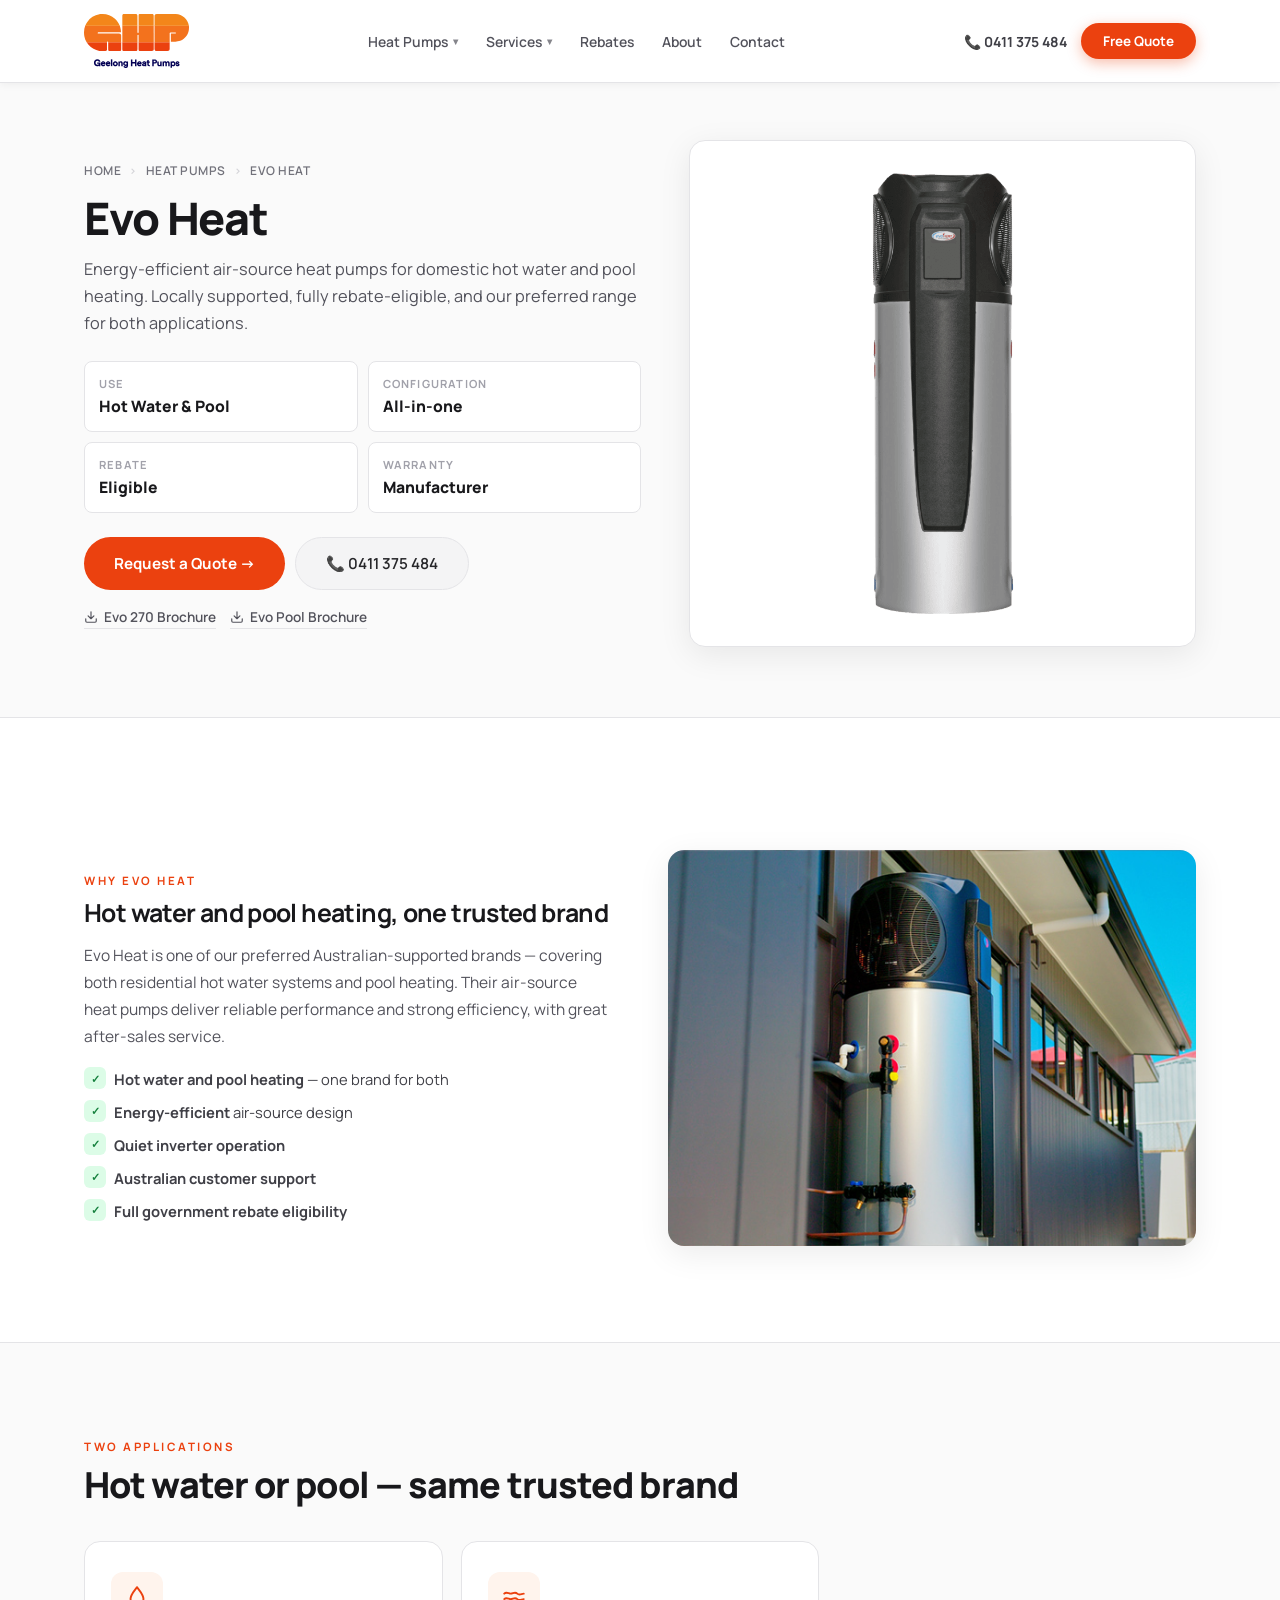
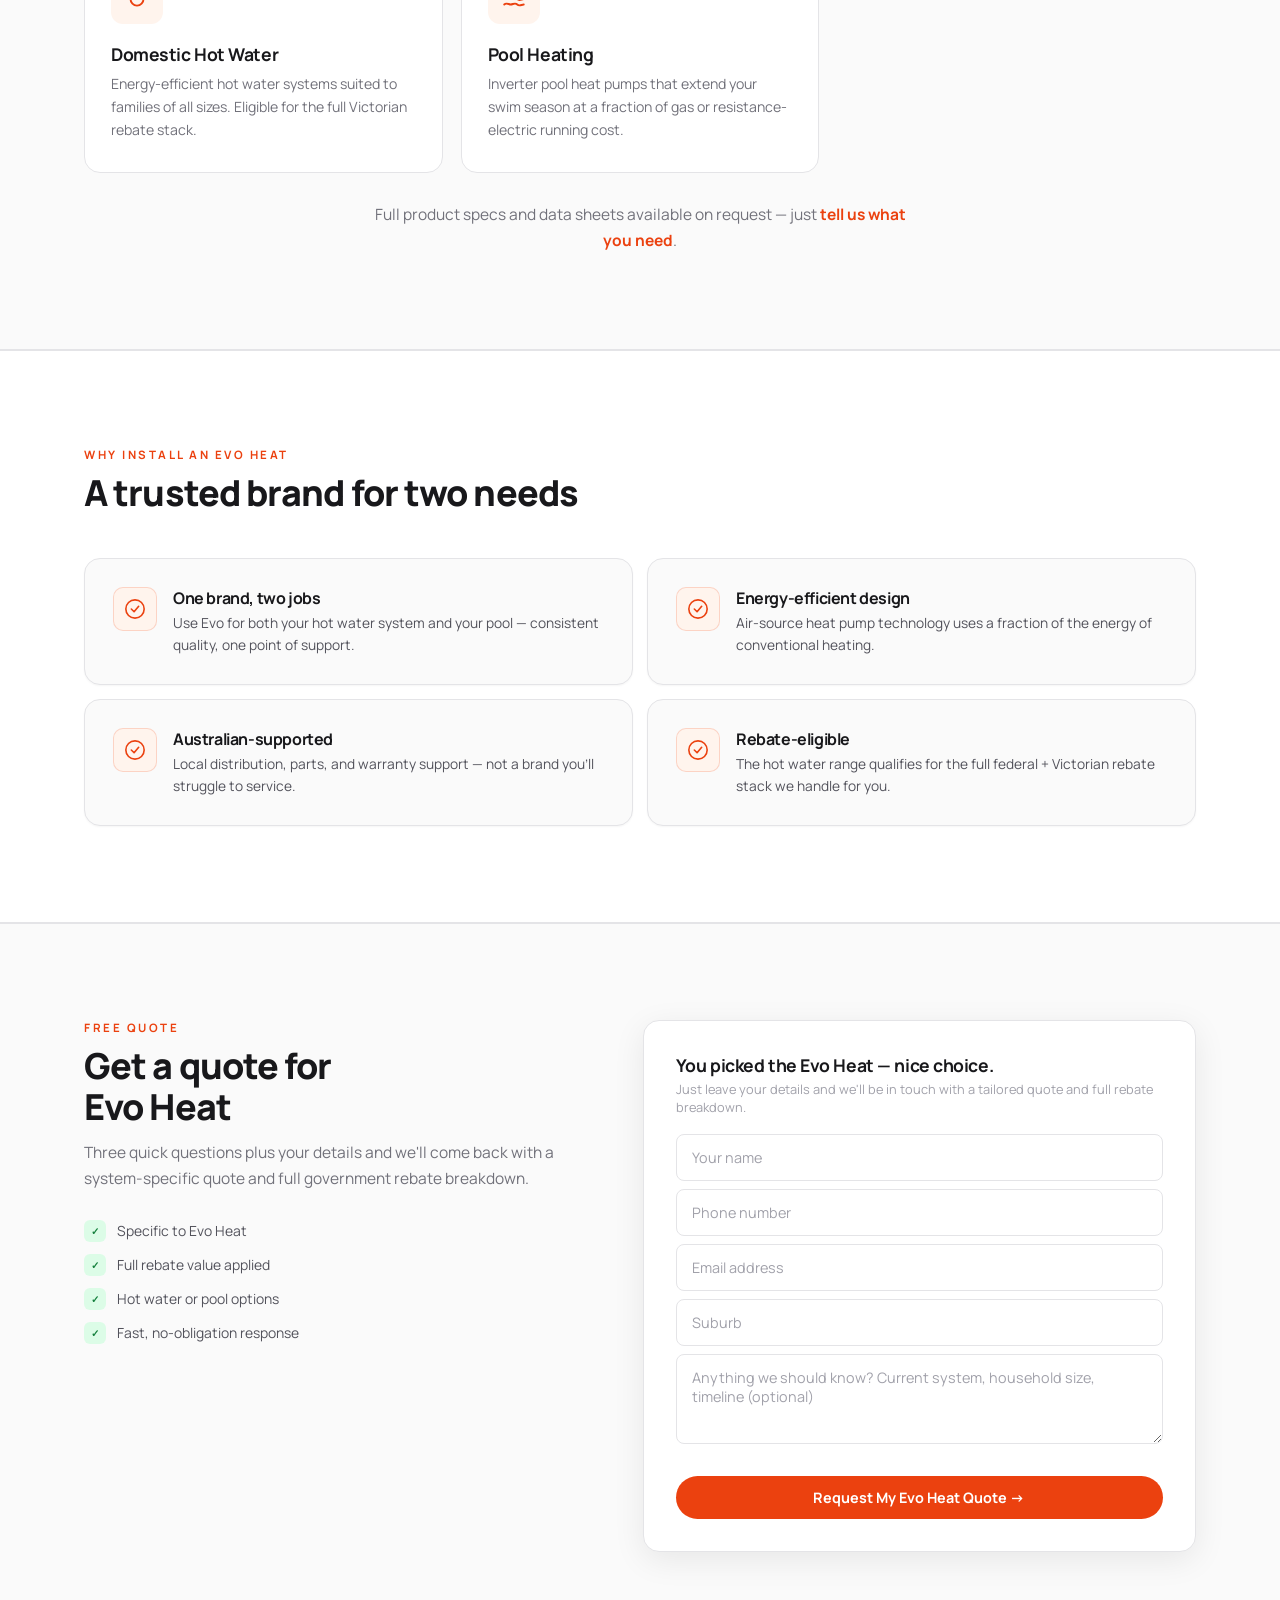
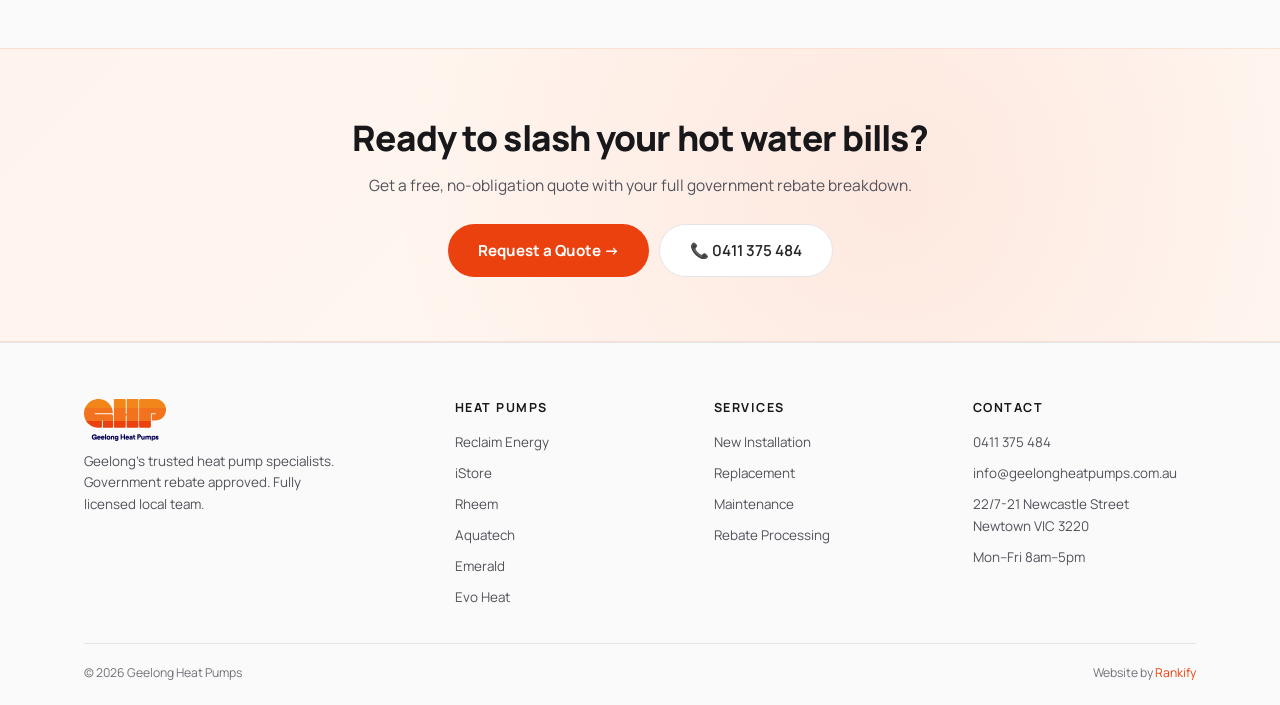
<file: evoheat.html>
<!DOCTYPE html>
<html lang="en">
<head>
<!-- Google Tag Manager -->
<script>(function(w,d,s,l,i){w[l]=w[l]||[];w[l].push({'gtm.start':
new Date().getTime(),event:'gtm.js'});var f=d.getElementsByTagName(s)[0],
j=d.createElement(s),dl=l!='dataLayer'?'&l='+l:'';j.async=true;j.src=
'https://www.googletagmanager.com/gtm.js?id='+i+dl;f.parentNode.insertBefore(j,f);
})(window,document,'script','dataLayer','GTM-PTLHBR3W');</script>
<!-- End Google Tag Manager -->
<meta charset="UTF-8">
<meta name="viewport" content="width=device-width, initial-scale=1.0">
<link rel="icon" type="image/png" href="images/favicon.png"><link rel="icon" type="image/png" sizes="32x32" href="images/favicon-32x32.png"><link rel="icon" type="image/png" sizes="16x16" href="images/favicon-16x16.png"><link rel="apple-touch-icon" sizes="180x180" href="images/apple-touch-icon.png">
<link rel="preconnect" href="https://fonts.googleapis.com">
<link href="https://fonts.googleapis.com/css2?family=Manrope:wght@400;500;600;700;800&display=swap" rel="stylesheet">
<link rel="stylesheet" href="assets/site.css">
<title>Evo Heat | Geelong Heat&nbsp;Pumps</title>
<meta name="description" content="Evo Heat air-source heat&nbsp;pumps for hot water and pool heating. Energy-efficient, locally supported, with full government rebate eligibility.">
</head>
<body class="light-hero">
<!-- Google Tag Manager (noscript) -->
<noscript><iframe src="https://www.googletagmanager.com/ns.html?id=GTM-PTLHBR3W"
height="0" width="0" style="display:none;visibility:hidden"></iframe></noscript>
<!-- End Google Tag Manager (noscript) -->
<nav class="nav" id="nav">
  <div class="nav-in">
    <a href="index.html" class="logo"><img src="images/logo-white-text.svg" alt="Geelong Heat&nbsp;Pumps" class="logo-light"><img src="images/logo-original.svg" alt="Geelong Heat&nbsp;Pumps" class="logo-dark"></a>
    <ul class="nav-l">
      <li class="has-dd"><a href="heat-pumps.html">Heat&nbsp;Pumps <span class="chev">&#9662;</span></a>
        <div class="dropdown">
          <a href="heat-pumps.html" class="dd-feat">Compare Heat&nbsp;Pumps</a>
          <div class="dd-sep"></div>
          <a href="reclaim.html">Reclaim Energy</a>
          <a href="istore.html">iStore</a>
          <a href="rheem.html">Rheem</a>
          <a href="aquatech.html">Aquatech</a>
          <a href="emeralds.html">Emerald</a>
          <a href="evoheat.html">Evo Heat</a>
        </div>
      </li>
      <li class="has-dd"><a href="services.html">Services <span class="chev">&#9662;</span></a>
        <div class="dropdown">
          <a href="services.html" class="dd-feat">All Services</a>
          <div class="dd-sep"></div>
          <a href="services.html#install">Heat&nbsp;Pump Installation</a>
          <a href="services.html#replace">System Replacement</a>
          <a href="services.html#maintain">Maintenance &amp; Repairs</a>
          <a href="pool-heat-pumps.html">Pool Heat&nbsp;Pumps</a>
          <a href="heating-cooling.html">Heating &amp; Cooling</a>
        </div>
      </li>
      <li><a href="rebates.html">Rebates</a></li>
      <li><a href="about.html">About</a></li>
      <li><a href="contact-us.html">Contact</a></li>
    </ul>
    <div class="nav-r">
      <a href="tel:0411375484" class="nav-ph">&#128222; 0411 375 484</a>
      <a href="#quote-form" class="nav-cta">Free Quote</a>
    </div>
    <button class="mob-tog" aria-label="Menu"><span></span><span></span><span></span></button>
  </div>
</nav>
<aside class="mdrawer" id="mdrawer"><button class="mdrawer-close" type="button" aria-label="Close menu">&times;</button>
  <ul class="mdrawer-list">
    <li><a href="index.html">Home</a></li>
    <li class="mdd">
      <button class="mdd-tog" type="button">Heat&nbsp;Pumps <span class="mdd-chev">&#9662;</span></button>
      <ul class="mdd-sub">
        <li><a href="heat-pumps.html" class="dd-feat-mob">Compare Heat&nbsp;Pumps</a></li>
        <li><a href="reclaim.html">Reclaim Energy</a></li>
        <li><a href="istore.html">iStore</a></li>
        <li><a href="rheem.html">Rheem</a></li>
        <li><a href="aquatech.html">Aquatech</a></li>
        <li><a href="emeralds.html">Emerald</a></li>
        <li><a href="evoheat.html">Evo Heat</a></li>
      </ul>
    </li>
    <li class="mdd">
      <button class="mdd-tog" type="button">Services <span class="mdd-chev">&#9662;</span></button>
      <ul class="mdd-sub">
        <li><a href="services.html" class="dd-feat-mob">All Services</a></li>
        <li><a href="services.html#install">Heat&nbsp;Pump Installation</a></li>
        <li><a href="services.html#replace">System Replacement</a></li>
        <li><a href="services.html#maintain">Maintenance &amp; Repairs</a></li>
        <li><a href="pool-heat-pumps.html">Pool Heat&nbsp;Pumps</a></li>
        <li><a href="heating-cooling.html">Heating &amp; Cooling</a></li>
      </ul>
    </li>
    <li><a href="rebates.html">Rebates</a></li>
    <li><a href="about.html">About</a></li>
    <li><a href="contact-us.html">Contact</a></li>
  </ul>
  <div class="mdrawer-cta">
    <a href="tel:0411375484" class="mc-call">&#128222; 0411 375 484</a>
    <a href="#quote-form" class="mc-quote">Get a Free Quote &rarr;</a>
  </div>
</aside>
<section class="pdhero">
  <div class="ctr">
    <div class="pdhero-g">
      <div class="fade">
        <div class="crumb"><a href="index.html">Home</a><span class="sep">&rsaquo;</span> <a href="heat-pumps.html">Heat&nbsp;Pumps</a><span class="sep">&rsaquo;</span> Evo Heat</div>
        <h1>Evo Heat</h1>
        <p class="lead">Energy-efficient air-source heat&nbsp;pumps for domestic hot&nbsp;water and pool heating. Locally supported, fully rebate-eligible, and our preferred range for both applications.</p>
        <div class="pd-quick">
          <div class="pdq"><div class="k">Use</div><div class="v">Hot Water &amp; Pool</div></div>
          <div class="pdq"><div class="k">Configuration</div><div class="v">All-in-one</div></div>
          <div class="pdq"><div class="k">Rebate</div><div class="v">Eligible</div></div>
          <div class="pdq"><div class="k">Warranty</div><div class="v">Manufacturer</div></div>
        </div>
        <div class="pd-btns">
          <a href="#quote" class="btn-p">Request a Quote &rarr;</a>
          <a href="tel:0411375484" class="btn-glass" style="background:var(--g100);color:var(--g800);border-color:var(--g200)">&#128222; 0411 375 484</a>
        </div>
        <div class="pd-downloads">
          <a href="assets/brochures/evoheat-270-brochure.pdf" class="pd-download" target="_blank" rel="noopener"><svg viewBox="0 0 24 24" aria-hidden="true"><path d="M21 15v4a2 2 0 0 1-2 2H5a2 2 0 0 1-2-2v-4M7 10l5 5 5-5M12 15V3"/></svg>Evo 270 Brochure</a>
          <a href="assets/brochures/evoheat-pool-brochure.pdf" class="pd-download" target="_blank" rel="noopener"><svg viewBox="0 0 24 24" aria-hidden="true"><path d="M21 15v4a2 2 0 0 1-2 2H5a2 2 0 0 1-2-2v-4M7 10l5 5 5-5M12 15V3"/></svg>Evo Pool Brochure</a>
        </div>
      </div>
      <div class="pdhero-img fade"><img src="images/product-evoheat.png" alt="Evo Heat"></div>
    </div>
  </div>
</section>

<section class="sec">
  <div class="ctr">
    <div class="content-g">
      <div class="content-body fade">
        <div class="sec-tag">Why Evo Heat</div>
        <h3>Hot water and pool heating, one trusted brand</h3>
        <p>Evo Heat is one of our preferred Australian-supported brands &mdash; covering both residential hot&nbsp;water systems and pool heating. Their air-source heat&nbsp;pumps deliver reliable performance and strong efficiency, with great after-sales service.</p>
        <ul class="tlist">
          <li><strong>Hot water and pool heating</strong> &mdash; one brand for both</li>
          <li><strong>Energy-efficient</strong> air-source design</li>
          <li><strong>Quiet inverter operation</strong></li>
          <li><strong>Australian customer support</strong></li>
          <li><strong>Full government rebate eligibility</strong></li>
        </ul>
      </div>
      <div class="content-img fade"><img src="images/install-evoheat.jpg" alt="Evo Heat install"></div>
    </div>
  </div>
</section>

<section class="sec" style="background:var(--g50);border-top:1px solid var(--g200);border-bottom:1px solid var(--g200)">
  <div class="ctr">
    <div class="sec-tag fade">Two Applications</div>
    <h2 class="sec-t fade">Hot water or pool &mdash; same trusted brand</h2>
    <div class="fg">
      <div class="fg-card fade">
        <div class="fg-ico"><svg viewBox="0 0 24 24" aria-hidden="true"><path d="M12 2c-3 4-6 7-6 11a6 6 0 0 0 12 0c0-4-3-7-6-11Z"/></svg></div>
        <h4>Domestic Hot Water</h4>
        <p>Energy-efficient hot&nbsp;water systems suited to families of all sizes. Eligible for the full Victorian rebate stack.</p>
      </div>
      <div class="fg-card fade">
        <div class="fg-ico"><svg viewBox="0 0 24 24" aria-hidden="true"><path d="M3 18c2-2 4 0 6 0s4-2 6 0 4 0 6 0M3 13c2-2 4 0 6 0s4-2 6 0 4 0 6 0M3 8c2-2 4 0 6 0s4-2 6 0 4 0 6 0"/></svg></div>
        <h4>Pool Heating</h4>
        <p>Inverter pool heat&nbsp;pumps that extend your swim season at a fraction of gas or resistance-electric running cost.</p>
      </div>
    </div>
    <p class="sec-sub fade" style="text-align:center;margin:28px auto 0">Full product specs and data sheets available on request &mdash; just <a href="#quote-form" style="color:var(--orange);font-weight:700">tell us what you need</a>.</p>
  </div>
</section>

<section class="sec why-sec">
  <div class="ctr">
    <div class="sec-tag fade">Why install an Evo Heat</div>
    <h2 class="sec-t fade">A trusted brand for two needs</h2>
    <div class="why-g">
      <div class="wcard fade"><div class="wico"><svg viewBox="0 0 24 24" aria-hidden="true"><circle cx="12" cy="12" r="10"/><path d="m8 12 3 3 5-6"/></svg></div><div><h4>One brand, two jobs</h4><p>Use Evo for both your hot&nbsp;water system and your pool &mdash; consistent quality, one point of support.</p></div></div>
      <div class="wcard fade"><div class="wico"><svg viewBox="0 0 24 24" aria-hidden="true"><circle cx="12" cy="12" r="10"/><path d="m8 12 3 3 5-6"/></svg></div><div><h4>Energy-efficient design</h4><p>Air-source heat&nbsp;pump technology uses a fraction of the energy of conventional heating.</p></div></div>
      <div class="wcard fade"><div class="wico"><svg viewBox="0 0 24 24" aria-hidden="true"><circle cx="12" cy="12" r="10"/><path d="m8 12 3 3 5-6"/></svg></div><div><h4>Australian-supported</h4><p>Local distribution, parts, and warranty support &mdash; not a brand you'll struggle to service.</p></div></div>
      <div class="wcard fade"><div class="wico"><svg viewBox="0 0 24 24" aria-hidden="true"><circle cx="12" cy="12" r="10"/><path d="m8 12 3 3 5-6"/></svg></div><div><h4>Rebate-eligible</h4><p>The hot&nbsp;water range qualifies for the full federal + Victorian rebate stack we handle for you.</p></div></div>
    </div>
  </div>
</section>

<section class="sec form-sec" id="quote">
  <div class="ctr">
    <div class="form-g">
      <div class="form-info fade">
        <div class="sec-tag">Free Quote</div>
        <h2 class="sec-t">Get a quote for<br>Evo Heat</h2>
        <p class="sec-sub">Three quick questions plus your details and we&apos;ll come back with a system-specific quote and full government rebate breakdown.</p>
        <div class="fperks">
          <div class="fperk"><div class="fpd">&#10003;</div>Specific to Evo Heat</div>
          <div class="fperk"><div class="fpd">&#10003;</div>Full rebate value applied</div>
          <div class="fperk"><div class="fpd">&#10003;</div>Hot water or pool options</div>
          <div class="fperk"><div class="fpd">&#10003;</div>Fast, no-obligation response</div>
        </div>
      </div>
      <div class="qform fade" data-context="Evo Heat" id="quote-form">
        <div class="qform-head"><div class="qh-tag">Free Quote</div><h3>Get a Free Evo Heat Quote</h3></div>
        <div class="fslide active" data-s="1">
          <h3>You picked the Evo Heat &mdash; nice choice.</h3><p class="fsub">Just leave your details and we&apos;ll be in touch with a tailored quote and full rebate breakdown.</p>
          <input type="text" class="finp" placeholder="Your name">
          <input type="tel" class="finp" placeholder="Phone number">
          <input type="email" class="finp" placeholder="Email address">
          <input type="text" class="finp" placeholder="Suburb">
          <textarea class="finp" placeholder="Anything we should know? Current system, household size, timeline (optional)" data-optional></textarea>
          <input type="text" name="_honey" style="display:none" tabindex="-1" autocomplete="off">
          <div class="fnav"><button class="fn" data-action="submit" style="width:100%">Request My Evo Heat Quote &rarr;</button></div>
        </div>
        <div class="fslide" data-s="2">
          <div style="text-align:center;padding:28px 0"><div style="font-size:2.2rem;margin-bottom:10px">&#9989;</div><h3 style="margin-bottom:6px">We&apos;re On It!</h3><p class="fsub" style="margin:0">Your Evo Heat enquiry has been sent &mdash; we&apos;ll be in touch as soon as possible with your personalised quote and rebate breakdown. Need urgent help? Call <a href="tel:0411375484" style="color:var(--orange);font-weight:700">0411 375 484</a>.</p></div>
        </div>
      </div>
    </div>
  </div>
</section>
<section class="cta-strip">
  <div class="ctr">
    <h2 class="fade">Ready to slash your hot&nbsp;water bills?</h2>
    <p class="fade">Get a free, no-obligation quote with your full government rebate breakdown.</p>
    <div class="cta-strip-btns fade">
      <a href="#quote-form" class="btn-p">Request a Quote &rarr;</a>
      <a href="tel:0411375484" class="btn-glass">&#128222; 0411 375 484</a>
    </div>
  </div>
</section>
<footer class="foot">
  <div class="ctr">
    <div class="foot-g">
      <div class="foot-brand">
        <a href="index.html" class="logo"><img src="images/logo-white-text.svg" alt="Geelong Heat&nbsp;Pumps" class="logo-light"><img src="images/logo-original.svg" alt="Geelong Heat&nbsp;Pumps" class="logo-dark"></a>
        <p>Geelong's trusted heat&nbsp;pump specialists. Government rebate approved. Fully licensed local team.</p>
      </div>
      <div><h4>Heat&nbsp;Pumps</h4><ul class="foot-l">
        <li><a href="reclaim.html">Reclaim Energy</a></li>
        <li><a href="istore.html">iStore</a></li>
        <li><a href="rheem.html">Rheem</a></li>
        <li><a href="aquatech.html">Aquatech</a></li>
        <li><a href="emeralds.html">Emerald</a></li>
        <li><a href="evoheat.html">Evo Heat</a></li>
      </ul></div>
      <div><h4>Services</h4><ul class="foot-l">
        <li><a href="services.html">New Installation</a></li>
        <li><a href="services.html">Replacement</a></li>
        <li><a href="services.html">Maintenance</a></li>
        <li><a href="rebates.html">Rebate Processing</a></li>
              </ul></div>
      <div><h4>Contact</h4><ul class="foot-l">
        <li><a href="tel:0411375484">0411 375 484</a></li>
        <li><a href="mailto:info@geelongheatpumps.com.au">info@geelongheatpumps.com.au</a></li>
        <li><a>22/7-21 Newcastle Street<br>Newtown VIC 3220</a></li>
        <li><a>Mon&ndash;Fri 8am&ndash;5pm</a></li>
      </ul></div>
    </div>
    <div class="foot-b"><span>&copy; 2026 Geelong Heat&nbsp;Pumps</span><span>Website by <a href="https://rankify.com.au">Rankify</a></span></div>
  </div>
</footer>
<div class="sticky"><a href="tel:0411375484" class="sc">&#128222; Call</a><a href="#quote-form" class="sq">Free Quote</a></div>
<script src="assets/site.js"></script>
</body>
</html>
</file>
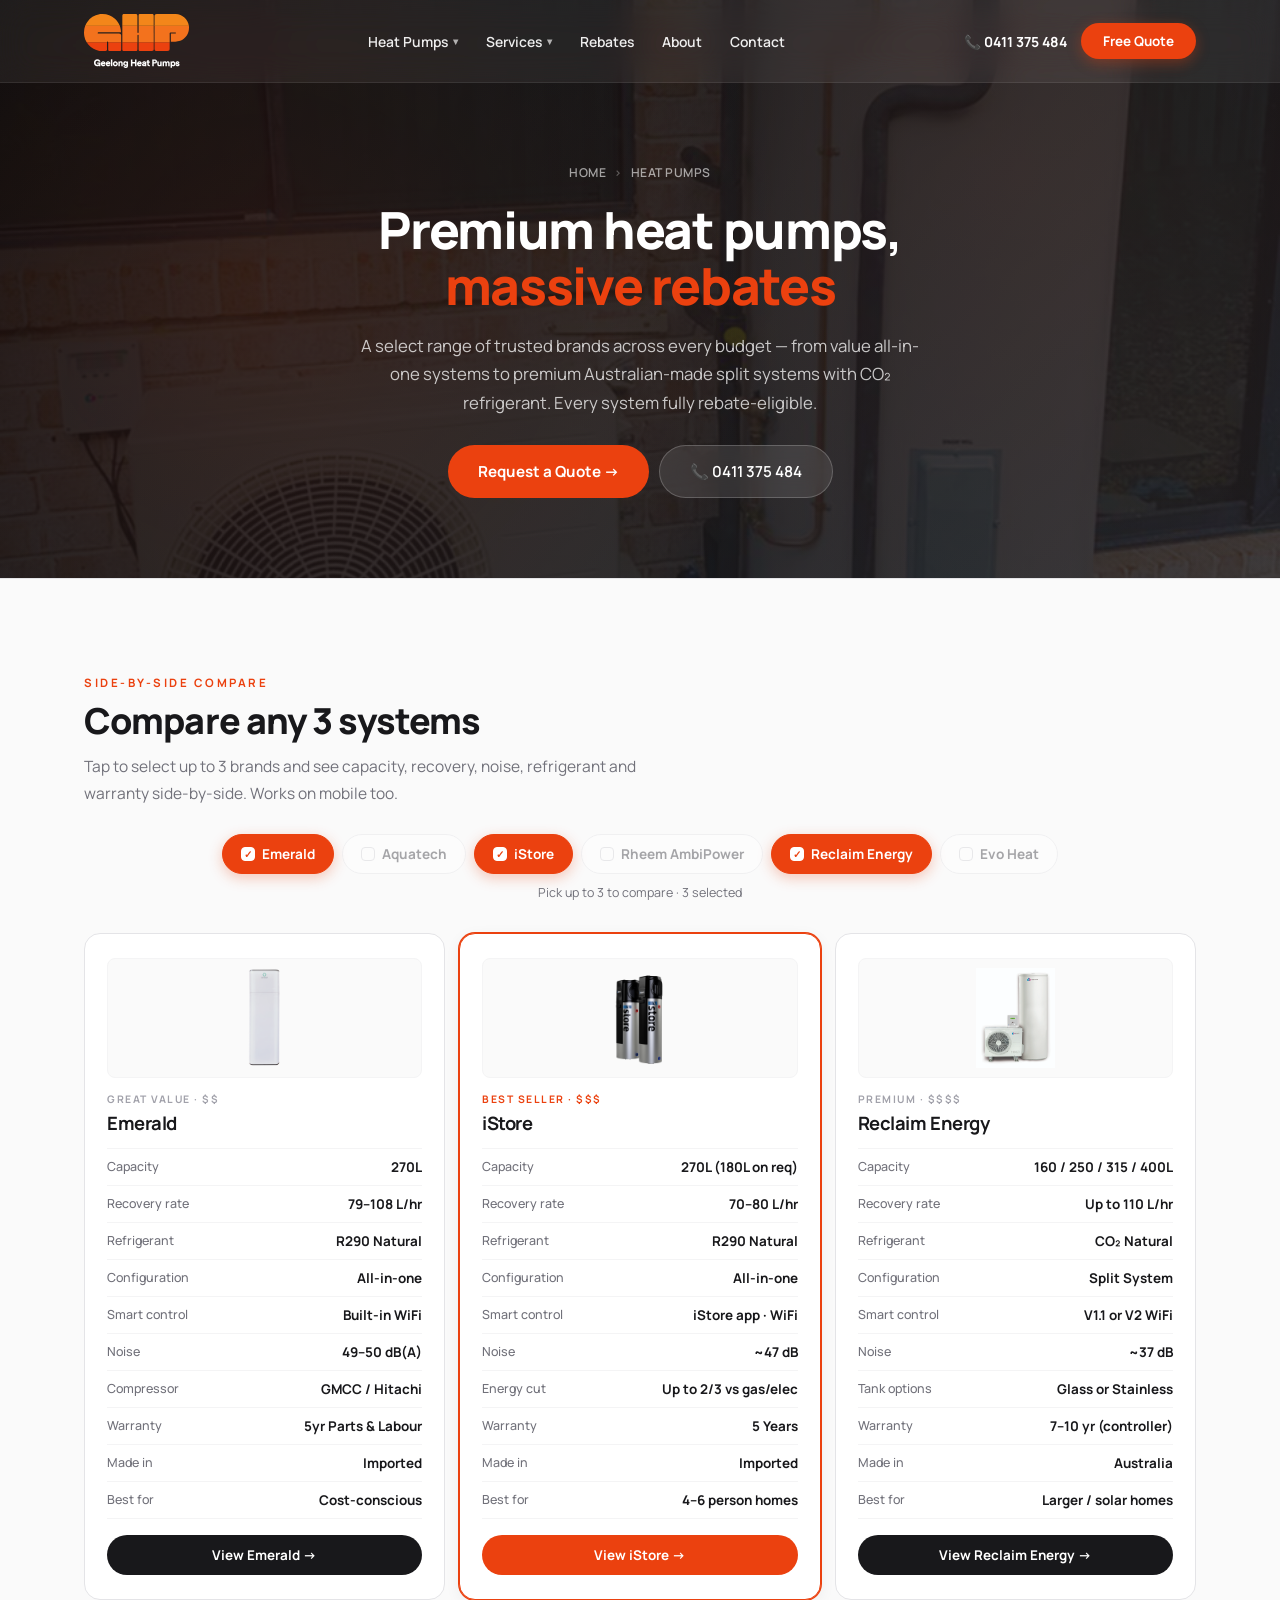
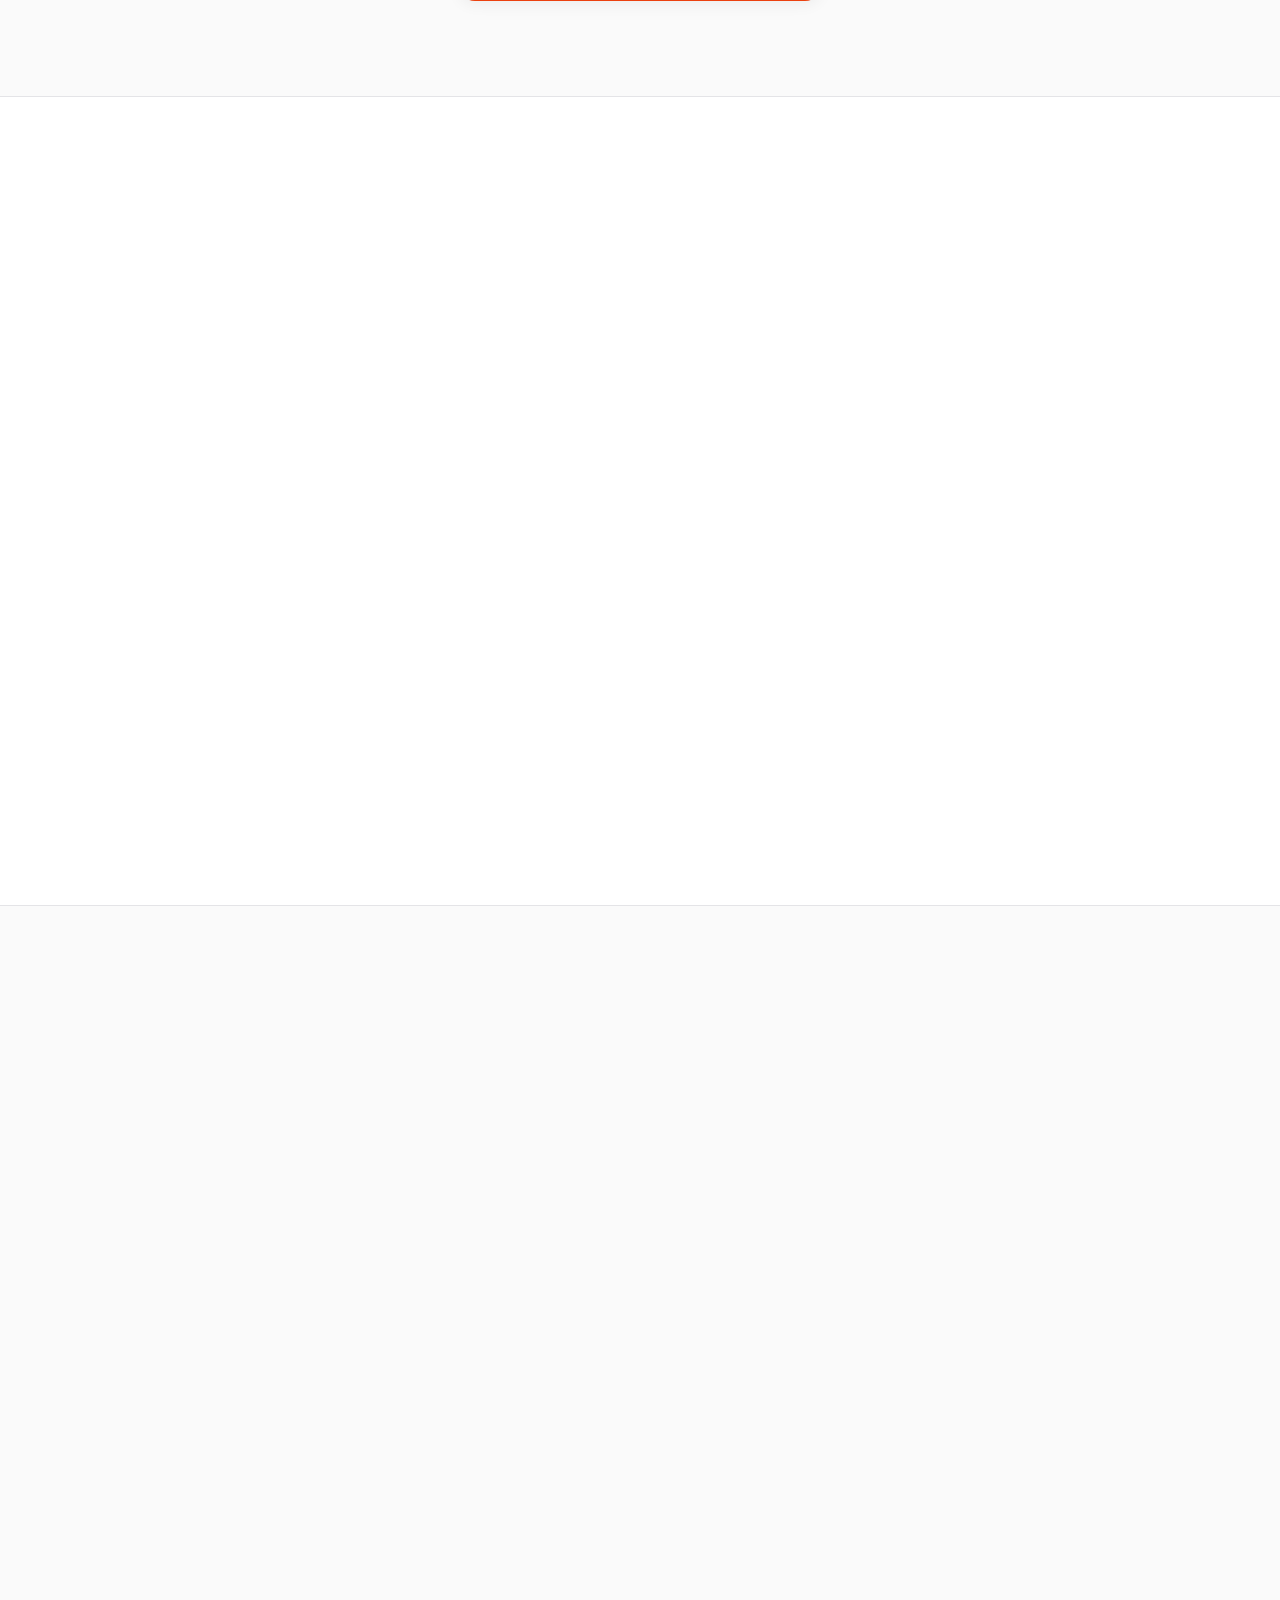
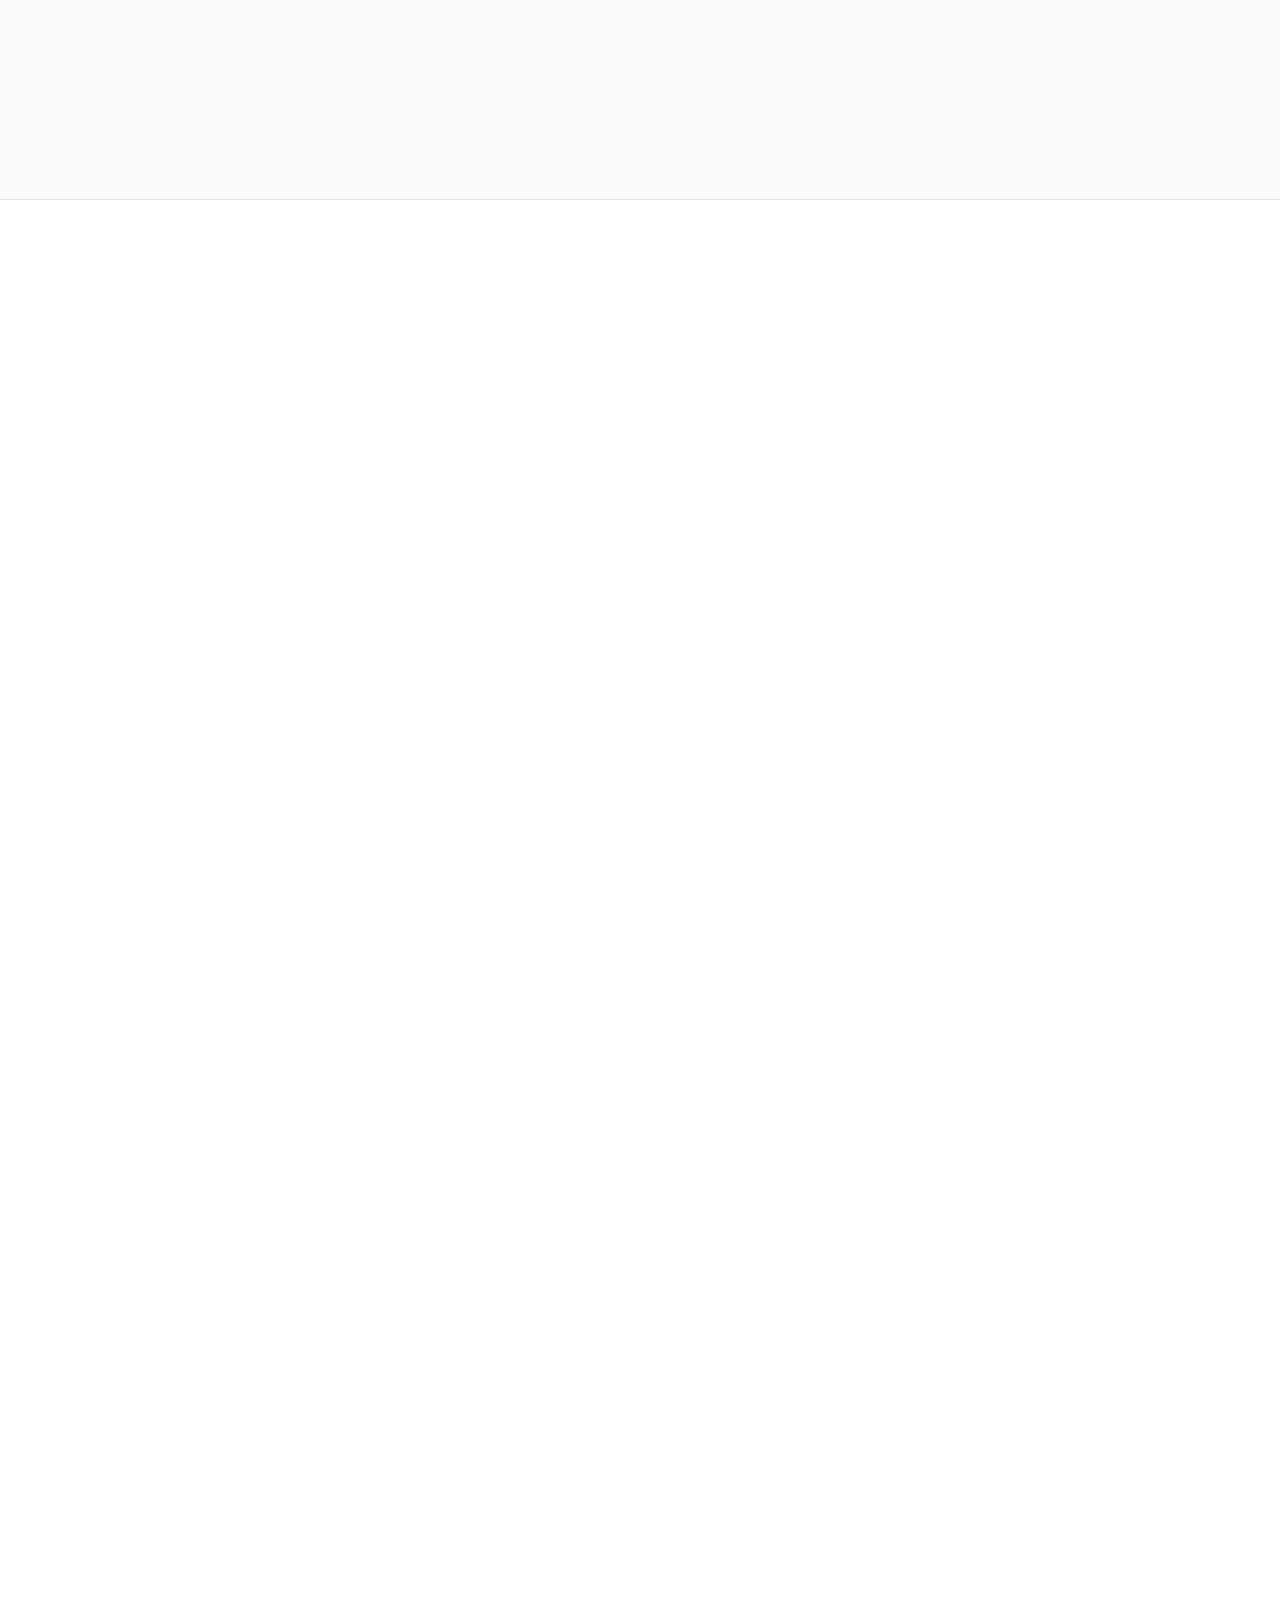
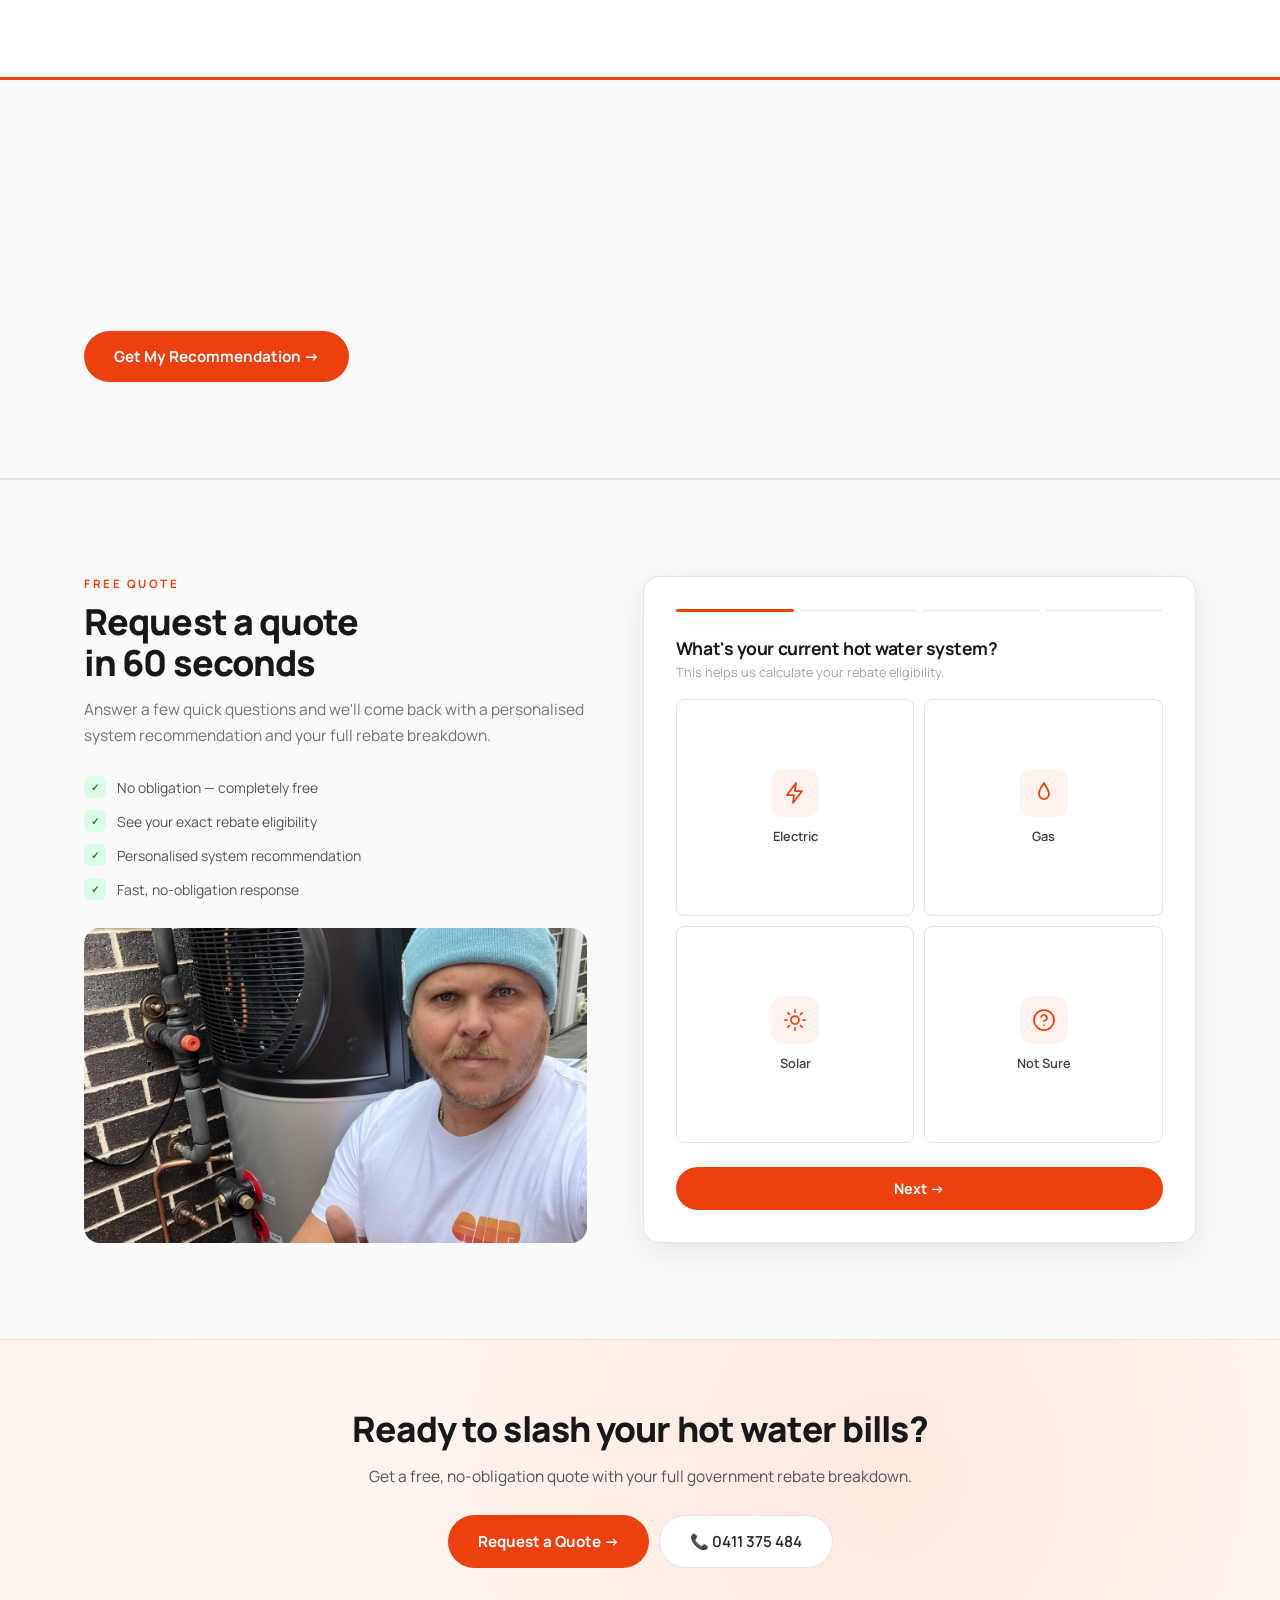
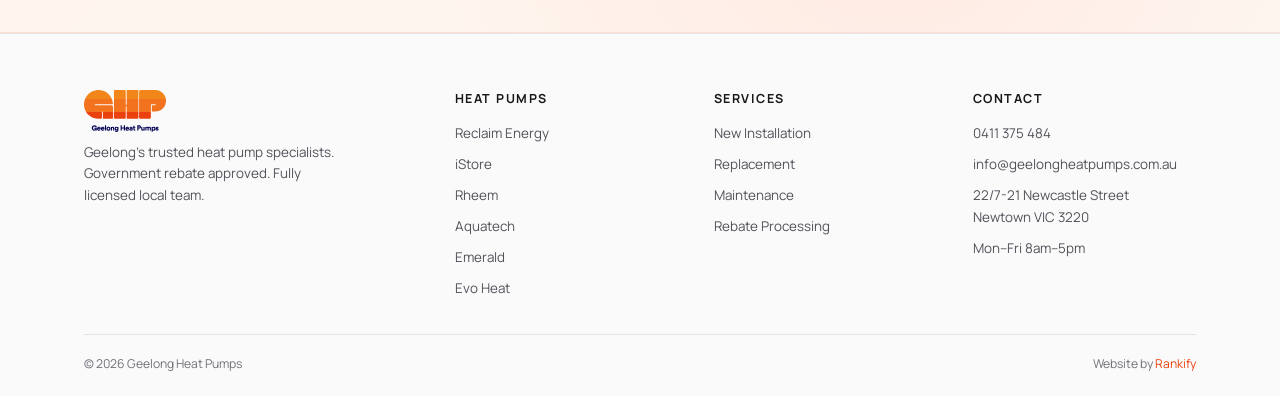
<file: heat-pumps.html>
<!DOCTYPE html>
<html lang="en">
<head>
<!-- Google Tag Manager -->
<script>(function(w,d,s,l,i){w[l]=w[l]||[];w[l].push({'gtm.start':
new Date().getTime(),event:'gtm.js'});var f=d.getElementsByTagName(s)[0],
j=d.createElement(s),dl=l!='dataLayer'?'&l='+l:'';j.async=true;j.src=
'https://www.googletagmanager.com/gtm.js?id='+i+dl;f.parentNode.insertBefore(j,f);
})(window,document,'script','dataLayer','GTM-PTLHBR3W');</script>
<!-- End Google Tag Manager -->
<meta charset="UTF-8">
<meta name="viewport" content="width=device-width, initial-scale=1.0">
<link rel="icon" type="image/png" href="images/favicon.png"><link rel="icon" type="image/png" sizes="32x32" href="images/favicon-32x32.png"><link rel="icon" type="image/png" sizes="16x16" href="images/favicon-16x16.png"><link rel="apple-touch-icon" sizes="180x180" href="images/apple-touch-icon.png">
<link rel="preconnect" href="https://fonts.googleapis.com">
<link href="https://fonts.googleapis.com/css2?family=Manrope:wght@400;500;600;700;800&display=swap" rel="stylesheet">
<link rel="stylesheet" href="assets/site.css">
<title>Heat&nbsp;Pumps | Geelong Heat&nbsp;Pumps</title>
<meta name="description" content="Compare 5 trusted heat&nbsp;pump brands &mdash; Reclaim, iStore, Rheem, Aquatech, Emerald. From value to premium, all rebate-eligible. Free quote.">
</head>
<body>
<!-- Google Tag Manager (noscript) -->
<noscript><iframe src="https://www.googletagmanager.com/ns.html?id=GTM-PTLHBR3W"
height="0" width="0" style="display:none;visibility:hidden"></iframe></noscript>
<!-- End Google Tag Manager (noscript) -->
<nav class="nav" id="nav">
  <div class="nav-in">
    <a href="index.html" class="logo"><img src="images/logo-white-text.svg" alt="Geelong Heat&nbsp;Pumps" class="logo-light"><img src="images/logo-original.svg" alt="Geelong Heat&nbsp;Pumps" class="logo-dark"></a>
    <ul class="nav-l">
      <li class="has-dd"><a href="heat-pumps.html">Heat&nbsp;Pumps <span class="chev">&#9662;</span></a>
        <div class="dropdown">
          <a href="heat-pumps.html" class="dd-feat">Compare Heat&nbsp;Pumps</a>
          <div class="dd-sep"></div>
          <a href="reclaim.html">Reclaim Energy</a>
          <a href="istore.html">iStore</a>
          <a href="rheem.html">Rheem</a>
          <a href="aquatech.html">Aquatech</a>
          <a href="emeralds.html">Emerald</a>
          <a href="evoheat.html">Evo Heat</a>
        </div>
      </li>
      <li class="has-dd"><a href="services.html">Services <span class="chev">&#9662;</span></a>
        <div class="dropdown">
          <a href="services.html" class="dd-feat">All Services</a>
          <div class="dd-sep"></div>
          <a href="services.html#install">Heat&nbsp;Pump Installation</a>
          <a href="services.html#replace">System Replacement</a>
          <a href="services.html#maintain">Maintenance &amp; Repairs</a>
          <a href="pool-heat-pumps.html">Pool Heat&nbsp;Pumps</a>
          <a href="heating-cooling.html">Heating &amp; Cooling</a>
        </div>
      </li>
      <li><a href="rebates.html">Rebates</a></li>
      <li><a href="about.html">About</a></li>
      <li><a href="contact-us.html">Contact</a></li>
    </ul>
    <div class="nav-r">
      <a href="tel:0411375484" class="nav-ph">&#128222; 0411 375 484</a>
      <a href="#quote-form" class="nav-cta">Free Quote</a>
    </div>
    <button class="mob-tog" aria-label="Menu"><span></span><span></span><span></span></button>
  </div>
</nav>
<aside class="mdrawer" id="mdrawer"><button class="mdrawer-close" type="button" aria-label="Close menu">&times;</button>
  <ul class="mdrawer-list">
    <li><a href="index.html">Home</a></li>
    <li class="mdd">
      <button class="mdd-tog" type="button">Heat&nbsp;Pumps <span class="mdd-chev">&#9662;</span></button>
      <ul class="mdd-sub">
        <li><a href="heat-pumps.html" class="dd-feat-mob">Compare Heat&nbsp;Pumps</a></li>
        <li><a href="reclaim.html">Reclaim Energy</a></li>
        <li><a href="istore.html">iStore</a></li>
        <li><a href="rheem.html">Rheem</a></li>
        <li><a href="aquatech.html">Aquatech</a></li>
        <li><a href="emeralds.html">Emerald</a></li>
        <li><a href="evoheat.html">Evo Heat</a></li>
      </ul>
    </li>
    <li class="mdd">
      <button class="mdd-tog" type="button">Services <span class="mdd-chev">&#9662;</span></button>
      <ul class="mdd-sub">
        <li><a href="services.html" class="dd-feat-mob">All Services</a></li>
        <li><a href="services.html#install">Heat&nbsp;Pump Installation</a></li>
        <li><a href="services.html#replace">System Replacement</a></li>
        <li><a href="services.html#maintain">Maintenance &amp; Repairs</a></li>
        <li><a href="pool-heat-pumps.html">Pool Heat&nbsp;Pumps</a></li>
        <li><a href="heating-cooling.html">Heating &amp; Cooling</a></li>
      </ul>
    </li>
    <li><a href="rebates.html">Rebates</a></li>
    <li><a href="about.html">About</a></li>
    <li><a href="contact-us.html">Contact</a></li>
  </ul>
  <div class="mdrawer-cta">
    <a href="tel:0411375484" class="mc-call">&#128222; 0411 375 484</a>
    <a href="#quote-form" class="mc-quote">Get a Free Quote &rarr;</a>
  </div>
</aside>
<section class="phero">
  <div class="phero-bg"><img src="images/install-reclaim-hero.jpg" alt=""></div>
  <div class="phero-inner ctr">
    <div class="crumb"><a href="index.html">Home</a><span class="sep">&rsaquo;</span> Heat&nbsp;Pumps</div>
    <h1>Premium heat&nbsp;pumps, <span class="em">massive rebates</span></h1>
    <p>A select range of trusted brands across every budget &mdash; from value all-in-one systems to premium Australian-made split systems with CO&#8322; refrigerant. Every system fully rebate-eligible.</p>
    <div class="phero-btns">
      <a href="#quote-form" class="btn-p">Request a Quote &rarr;</a>
      <a href="tel:0411375484" class="btn-glass">&#128222; 0411 375 484</a>
    </div>
  </div>
</section>

<section class="sec" style="background:var(--g50);border-top:1px solid var(--g200);border-bottom:1px solid var(--g200)" id="compare">
  <div class="ctr">
    <div class="sec-tag fade">Side-by-Side Compare</div>
    <h2 class="sec-t fade">Compare any 3 systems</h2>
    <p class="sec-sub fade">Tap to select up to 3 brands and see capacity, recovery, noise, refrigerant and warranty side-by-side. Works on mobile too.</p>
    <div class="compare-tool fade" id="compareTool">
      <div class="csel"></div>
      <div class="csel-hint"></div>
      <div class="cmp-grid"></div>
    </div>
  </div>
</section>

<section class="sec">
  <div class="ctr">
    <div class="sec-tag fade">Why install a heat&nbsp;pump?</div>
    <h2 class="sec-t fade">A smart, energy-efficient alternative</h2>
    <p class="sec-sub fade">Using technology similar to a reverse-cycle air conditioner, a heat&nbsp;pump hot&nbsp;water system captures heat from the surrounding air and transfers it into your water supply &mdash; a smarter alternative to traditional electric or gas water heaters.</p>
    <div class="content-g" style="margin-top:36px">
      <div class="content-body fade">
        <h3>How it works</h3>
        <p>Heat pumps use refrigerant gas to absorb heat from the outside air. The gas is compressed (raising its temperature), then circulated through copper piping to transfer that heat into the water tank. The process repeats continuously, efficiently heating your water.</p>
        <h3 style="margin-top:24px">Why it&apos;s so efficient</h3>
        <p>Unlike traditional systems that <em>generate</em> heat with electric elements or gas burners, heat&nbsp;pumps simply <em>move</em> heat from the air into the water. This transfer process requires far less energy &mdash; making it a highly cost-effective solution for your home.</p>
      </div>
      <div class="content-img fade"><img src="images/install-reclaim-hero.jpg" alt="Heat pump installation"></div>
    </div>
  </div>
</section>

<section class="sec" style="background:var(--g50);border-top:1px solid var(--g200);border-bottom:1px solid var(--g200)">
  <div class="ctr">
    <div class="sec-tag fade">Solar-Friendly</div>
    <h2 class="sec-t fade">Got rooftop solar? Use it twice as well</h2>
    <p class="sec-sub fade">For homes with solar, a heat&nbsp;pump hot&nbsp;water system effectively becomes a <strong>solar storage solution</strong>. Heat your water during the day using free solar energy, then use that hot&nbsp;water all evening &mdash; squeezing far more value from every solar panel on your roof.</p>
    <div class="fg">
      <div class="fg-card fade">
        <div class="fg-ico"><svg viewBox="0 0 24 24" aria-hidden="true"><path d="M13 2 4 14h7l-1 8 9-12h-7l1-8Z"/></svg></div>
        <h4>Energy efficient</h4><p>Significantly less electricity than conventional systems. Up to 80% energy reduction with premium models.</p>
      </div>
      <div class="fg-card fade">
        <div class="fg-ico"><svg viewBox="0 0 24 24" aria-hidden="true"><path d="M12 1v22M17 5H9.5a3.5 3.5 0 0 0 0 7h5a3.5 3.5 0 0 1 0 7H6"/></svg></div>
        <h4>Lower running costs</h4><p>Reduced energy use means real long-term savings on every quarterly bill.</p>
      </div>
      <div class="fg-card fade">
        <div class="fg-ico"><svg viewBox="0 0 24 24" aria-hidden="true"><circle cx="12" cy="12" r="4"/><path d="M12 2v2M12 20v2M4.93 4.93l1.41 1.41M17.66 17.66l1.41 1.41M2 12h2M20 12h2M4.93 19.07l1.41-1.41M17.66 6.34l1.41-1.41"/></svg></div>
        <h4>Solar friendly</h4><p>Run during daylight on your own solar, or take advantage of free off-peak hours on certain electricity plans.</p>
      </div>
      <div class="fg-card fade">
        <div class="fg-ico"><svg viewBox="0 0 24 24" aria-hidden="true"><rect x="6" y="2" width="12" height="20" rx="2"/><path d="M11 18h2"/></svg></div>
        <h4>Take control</h4><p>Adjust temperature and modes via control panel or app &mdash; tune for guests, holidays, or excess solar generation.</p>
      </div>
      <div class="fg-card fade">
        <div class="fg-ico"><svg viewBox="0 0 24 24" aria-hidden="true"><path d="M3 10 12 3l9 7M5 10v10h14V10M9 20v-6h6v6"/></svg></div>
        <h4>Government rebates</h4><p>Up to &#36;2,500+ stacked across Solar Victoria, STCs, and VEECs &mdash; we handle the paperwork.</p>
      </div>
      <div class="fg-card fade">
        <div class="fg-ico"><svg viewBox="0 0 24 24" aria-hidden="true"><path d="M11 5 6 9H2v6h4l5 4V5zM23 9l-6 6M17 9l6 6"/></svg></div>
        <h4>Whisper-quiet</h4><p>Premium systems run as low as 37 dBA &mdash; barely audible, ideal for tight townhouses and units.</p>
      </div>
    </div>
  </div>
</section>

<section class="sec">
  <div class="ctr">
    <div class="sec-tag fade">Our Range</div>
    <h2 class="sec-t fade">Select trusted brands</h2>
    <p class="sec-sub fade">Every system below is fully rebate-eligible. Click through for full specs, or request a quote and we'll recommend the right fit for your home.</p>
    <div class="prod-g">
      <div class="pcard fade">
        <div class="pcard-img"><img src="images/product-emerald.png" alt="Emerald"></div>
        <div class="pcard-body">
          <div class="tier">Great Value &mdash; &#36;&#36;</div><h3>Emerald 270L</h3>
          <p class="desc">Smart, efficient, affordable. Select &amp; Pro models, both with built-in WiFi for smart control. Comprehensive 5-year parts &amp; labour.</p>
          <div class="pspecs"><div class="psp"><span class="k">Capacity</span><span class="va">270L</span></div><div class="psp"><span class="k">Recovery</span><span class="va">79&ndash;108 L/hr</span></div><div class="psp"><span class="k">Warranty</span><span class="va">5 yr P&amp;L</span></div></div>
          <a href="emeralds.html" class="pcta">View Emerald &rarr;</a>
        </div>
      </div>
      <div class="pcard fade">
        <div class="pcard-img"><img src="images/product-aquatech.png" alt="Aquatech"></div>
        <div class="pcard-body">
          <div class="tier">Reliable &mdash; &#36;&#36;&#36;</div><h3>Aquatech</h3>
          <p class="desc">Toshiba compressor, plug-in install, WiFi smart controller, runs efficiently down to -7&deg;C. Rapid X6 (225L) or Dynamic X8 (268L).</p>
          <div class="pspecs"><div class="psp"><span class="k">Capacity</span><span class="va">225L / 268L</span></div><div class="psp"><span class="k">Noise</span><span class="va">43 dB(A)</span></div><div class="psp"><span class="k">Warranty</span><span class="va">5 Years</span></div></div>
          <a href="aquatech.html" class="pcta">View Aquatech &rarr;</a>
        </div>
      </div>
      <div class="pcard feat fade"><span class="ptag">Most Popular</span>
        <div class="pcard-img"><img src="images/product-istore.png" alt="iStore"></div>
        <div class="pcard-body">
          <div class="tier">Best Seller &mdash; &#36;&#36;&#36;</div><h3>iStore 270L</h3>
          <p class="desc">Award-winning all-in-one with built-in WiFi via the iStore app. Cuts hot&nbsp;water energy by up to two-thirds. 270L (180L on request).</p>
          <div class="pspecs"><div class="psp"><span class="k">Capacity</span><span class="va">270L</span></div><div class="psp"><span class="k">Recovery</span><span class="va">70&ndash;80 L/hr</span></div><div class="psp"><span class="k">Noise</span><span class="va">~47 dB</span></div></div>
          <a href="istore.html" class="pcta">View iStore &rarr;</a>
        </div>
      </div>
      <div class="pcard fade">
        <div class="pcard-img"><img src="images/product-rheem.png" alt="Rheem"></div>
        <div class="pcard-body">
          <div class="tier">Premium &mdash; &#36;&#36;&#36;&#36;</div><h3>Rheem AmbiPower</h3>
          <p class="desc">Australian-made, R290, 10-year cylinder warranty. 280L all-in-one or 315L stainless / 325L vitreous enamel split.</p>
          <div class="pspecs"><div class="psp"><span class="k">Capacity</span><span class="va">280L &ndash; 325L</span></div><div class="psp"><span class="k">Recovery</span><span class="va">56&ndash;87 L/hr</span></div><div class="psp"><span class="k">Service</span><span class="va">National Network</span></div></div>
          <a href="rheem.html" class="pcta">View Rheem &rarr;</a>
        </div>
      </div>
      <div class="pcard fade">
        <div class="pcard-img"><img src="images/product-reclaim.jpg" alt="Reclaim"></div>
        <div class="pcard-body">
          <div class="tier">Premium &mdash; &#36;&#36;&#36;&#36;</div><h3>Reclaim Split System</h3>
          <p class="desc">Up to 80% energy reduction with CO&#8322; technology. Whisper-quiet ~37 dB, 110L/hr recovery. Glass or stainless tank, V1.1 or V2 WiFi controller.</p>
          <div class="pspecs"><div class="psp"><span class="k">Capacity</span><span class="va">160 / 250 / 315 / 400L</span></div><div class="psp"><span class="k">Refrigerant</span><span class="va">CO&#8322; Natural</span></div><div class="psp"><span class="k">Warranty</span><span class="va">7&ndash;10 yr ctrl</span></div></div>
          <a href="reclaim.html" class="pcta">View Reclaim &rarr;</a>
        </div>
      </div>
      <div class="pcard fade">
        <div class="pcard-img"><img src="images/product-evoheat.png" alt="Evo Heat"></div>
        <div class="pcard-body">
          <div class="tier">Reliable &mdash; &#36;&#36;&#36;</div><h3>Evo Heat</h3>
          <p class="desc">Energy-efficient air-source heat&nbsp;pumps. Suits residential and commercial. Our preferred range for pool heating too.</p>
          <div class="pspecs"><div class="psp"><span class="k">Capacity</span><span class="va">270L</span></div><div class="psp"><span class="k">Use</span><span class="va">Hot Water &amp; Pool</span></div><div class="psp"><span class="k">Warranty</span><span class="va">5 Years</span></div></div>
          <a href="evoheat.html" class="pcta">View Evo Heat &rarr;</a>
        </div>
      </div>
    </div>
  </div>
</section>

<section class="sec why-sec">
  <div class="ctr">
    <div class="sec-tag fade">Not sure which?</div>
    <h2 class="sec-t fade">We&apos;ll match you to the right system</h2>
    <p class="sec-sub fade" style="margin-bottom:24px">Tell us your household size, current system and budget &mdash; we&apos;ll recommend the perfect fit and tell you exactly how much you can save with rebates.</p>
    <a href="#quote-form" class="btn-p">Get My Recommendation &rarr;</a>
  </div>
</section>

<section class="sec form-sec" id="quote">
  <div class="ctr">
    <div class="form-g">
      <div class="form-info fade">
        <div class="sec-tag">Free Quote</div>
        <h2 class="sec-t">Request a quote<br>in 60 seconds</h2>
        <p class="sec-sub">Answer a few quick questions and we&apos;ll come back with a personalised system recommendation and your full rebate breakdown.</p>
        <div class="fperks">
          <div class="fperk"><div class="fpd">&#10003;</div>No obligation &mdash; completely free</div>
          <div class="fperk"><div class="fpd">&#10003;</div>See your exact rebate eligibility</div>
          <div class="fperk"><div class="fpd">&#10003;</div>Personalised system recommendation</div>
          <div class="fperk"><div class="fpd">&#10003;</div>Fast, no-obligation response</div>
        </div>
        <div class="form-img"><img src="images/install-selfie.jpg" alt="Geelong Heat&nbsp;Pumps installer"></div>
      </div>
      <div class="qform fade" data-context="Heat&nbsp;Pump Hot&nbsp;Water" id="quote-form">
        <div class="qform-head"><div class="qh-tag">Free Quote</div><h3>Get a Free Quote</h3></div>
        <div class="fsteps"><div class="fstep active"></div><div class="fstep"></div><div class="fstep"></div><div class="fstep"></div></div>
        <div class="fslide active" data-s="1" data-field="Current System">
          <h3>What&apos;s your current hot&nbsp;water system?</h3><p class="fsub">This helps us calculate your rebate eligibility.</p>
          <div class="og">
            <button class="ob" data-v="Electric"><div class="oico"><svg viewBox="0 0 24 24" aria-hidden="true"><path d="M13 2 4 14h7l-1 8 9-12h-7l1-8Z"/></svg></div><div class="olbl">Electric</div></button>
            <button class="ob" data-v="Gas"><div class="oico"><svg viewBox="0 0 24 24" aria-hidden="true"><path d="M12 2c-2 3-5 6-5 11a5 5 0 0 0 10 0c0-4-3-7-5-11Z"/></svg></div><div class="olbl">Gas</div></button>
            <button class="ob" data-v="Solar"><div class="oico"><svg viewBox="0 0 24 24" aria-hidden="true"><circle cx="12" cy="12" r="4"/><path d="M12 2v2M12 20v2M4.93 4.93l1.41 1.41M17.66 17.66l1.41 1.41M2 12h2M20 12h2M4.93 19.07l1.41-1.41M17.66 6.34l1.41-1.41"/></svg></div><div class="olbl">Solar</div></button>
            <button class="ob" data-v="Not Sure"><div class="oico"><svg viewBox="0 0 24 24" aria-hidden="true"><circle cx="12" cy="12" r="10"/><path d="M9.1 9a3 3 0 0 1 5.83 1c0 2-3 3-3 3"/><line x1="12" y1="17" x2="12.01" y2="17"/></svg></div><div class="olbl">Not Sure</div></button>
          </div>
          <div class="fnav"><button class="fn">Next &rarr;</button></div>
        </div>
        <div class="fslide" data-s="2" data-field="Household Size">
          <h3>How many people in your household?</h3><p class="fsub">We&apos;ll recommend the right tank size.</p>
          <div class="og">
            <button class="ob" data-v="1-2"><div class="oico"><svg viewBox="0 0 24 24" aria-hidden="true"><circle cx="12" cy="8" r="4"/><path d="M4 21v-1c0-4 4-6 8-6s8 2 8 6v1"/></svg></div><div class="olbl">1&ndash;2</div></button>
            <button class="ob" data-v="3-4"><div class="oico"><svg viewBox="0 0 24 24" aria-hidden="true"><circle cx="9" cy="8" r="3"/><circle cx="17" cy="9" r="2.5"/><path d="M3 20v-1c0-3 3-5 6-5s6 2 6 5v1M15 20v-1c0-2 2-3 4-3s4 1 4 3v1"/></svg></div><div class="olbl">3&ndash;4</div></button>
            <button class="ob" data-v="5-6"><div class="oico"><svg viewBox="0 0 24 24" aria-hidden="true"><circle cx="7" cy="9" r="2.2"/><circle cx="17" cy="9" r="2.2"/><circle cx="12" cy="14" r="1.8"/><path d="M2 21v-1c0-2 2-3.5 5-3.5s5 1.5 5 3.5v1M12 21v-1c0-2 2-3.5 5-3.5s5 1.5 5 3.5v1M8 21c0-1.5 1-2.5 4-2.5s4 1 4 2.5"/></svg></div><div class="olbl">5&ndash;6</div></button>
            <button class="ob" data-v="7+"><div class="oico"><svg viewBox="0 0 24 24" aria-hidden="true"><path d="M3 11 12 3l9 8M5 11v10h14V11M9 21v-6h6v6"/></svg></div><div class="olbl">7+</div></button>
          </div>
          <div class="fnav"><button class="fb">&larr; Back</button><button class="fn">Next &rarr;</button></div>
        </div>
        <div class="fslide" data-s="3" data-field="Project Type">
          <h3>What do you need?</h3><p class="fsub">We cover installs, replacements, and repairs.</p>
          <div class="og">
            <button class="ob" data-v="New Install"><div class="oico"><svg viewBox="0 0 24 24" aria-hidden="true"><path d="M12 4v16M4 12h16"/></svg></div><div class="olbl">New Install</div></button>
            <button class="ob" data-v="Replacement"><div class="oico"><svg viewBox="0 0 24 24" aria-hidden="true"><path d="M3 12a9 9 0 0 1 15-6l3 3M21 3v6h-6"/><path d="M21 12a9 9 0 0 1-15 6l-3-3M3 21v-6h6"/></svg></div><div class="olbl">Replacement</div></button>
            <button class="ob" data-v="Repair"><div class="oico"><svg viewBox="0 0 24 24" aria-hidden="true"><path d="M14.7 6.3a4 4 0 1 0-5.4 5.4L3 18l3 3 6.3-6.3a4 4 0 1 0 5.4-5.4l-2.6 2.6-3-3 2.6-2.6Z"/></svg></div><div class="olbl">Repair</div></button>
            <button class="ob" data-v="Just Advice"><div class="oico"><svg viewBox="0 0 24 24" aria-hidden="true"><path d="M21 12c0 4-4 7-9 7-1.5 0-3-.3-4.2-.8L3 20l1.2-3.6C3.4 15.4 3 13.7 3 12c0-4 4-7 9-7s9 3 9 7Z"/></svg></div><div class="olbl">Just Advice</div></button>
          </div>
          <div class="fnav"><button class="fb">&larr; Back</button><button class="fn">Next &rarr;</button></div>
        </div>
        <div class="fslide" data-s="4">
          <h3>Almost done &mdash; your details</h3><p class="fsub">We&apos;ll be in touch soon.</p>
          <input type="text" class="finp" placeholder="Your name">
          <input type="tel" class="finp" placeholder="Phone number">
          <input type="email" class="finp" placeholder="Email address">
          <input type="text" class="finp" placeholder="Suburb">
          <textarea class="finp" placeholder="Anything else we should know? (optional)" data-optional></textarea>
          <input type="text" name="_honey" style="display:none" tabindex="-1" autocomplete="off">
          <div class="fnav"><button class="fb">&larr; Back</button><button class="fn" data-action="submit">Request My Quote &rarr;</button></div>
        </div>
        <div class="fslide" data-s="5">
          <div style="text-align:center;padding:28px 0"><div style="font-size:2.2rem;margin-bottom:10px">&#9989;</div><h3 style="margin-bottom:6px">We&apos;re On It!</h3><p class="fsub" style="margin:0">Your enquiry has been sent &mdash; we&apos;ll be in touch as soon as possible with your personalised quote and rebate breakdown. Need urgent help? Call <a href="tel:0411375484" style="color:var(--orange);font-weight:700">0411 375 484</a>.</p></div>
        </div>
      </div>
    </div>
  </div>
</section>
<section class="cta-strip">
  <div class="ctr">
    <h2 class="fade">Ready to slash your hot&nbsp;water bills?</h2>
    <p class="fade">Get a free, no-obligation quote with your full government rebate breakdown.</p>
    <div class="cta-strip-btns fade">
      <a href="#quote-form" class="btn-p">Request a Quote &rarr;</a>
      <a href="tel:0411375484" class="btn-glass">&#128222; 0411 375 484</a>
    </div>
  </div>
</section>
<footer class="foot">
  <div class="ctr">
    <div class="foot-g">
      <div class="foot-brand">
        <a href="index.html" class="logo"><img src="images/logo-white-text.svg" alt="Geelong Heat&nbsp;Pumps" class="logo-light"><img src="images/logo-original.svg" alt="Geelong Heat&nbsp;Pumps" class="logo-dark"></a>
        <p>Geelong's trusted heat&nbsp;pump specialists. Government rebate approved. Fully licensed local team.</p>
      </div>
      <div><h4>Heat&nbsp;Pumps</h4><ul class="foot-l">
        <li><a href="reclaim.html">Reclaim Energy</a></li>
        <li><a href="istore.html">iStore</a></li>
        <li><a href="rheem.html">Rheem</a></li>
        <li><a href="aquatech.html">Aquatech</a></li>
        <li><a href="emeralds.html">Emerald</a></li>
        <li><a href="evoheat.html">Evo Heat</a></li>
      </ul></div>
      <div><h4>Services</h4><ul class="foot-l">
        <li><a href="services.html">New Installation</a></li>
        <li><a href="services.html">Replacement</a></li>
        <li><a href="services.html">Maintenance</a></li>
        <li><a href="rebates.html">Rebate Processing</a></li>
              </ul></div>
      <div><h4>Contact</h4><ul class="foot-l">
        <li><a href="tel:0411375484">0411 375 484</a></li>
        <li><a href="mailto:info@geelongheatpumps.com.au">info@geelongheatpumps.com.au</a></li>
        <li><a>22/7-21 Newcastle Street<br>Newtown VIC 3220</a></li>
        <li><a>Mon&ndash;Fri 8am&ndash;5pm</a></li>
      </ul></div>
    </div>
    <div class="foot-b"><span>&copy; 2026 Geelong Heat&nbsp;Pumps</span><span>Website by <a href="https://rankify.com.au">Rankify</a></span></div>
  </div>
</footer>
<div class="sticky"><a href="tel:0411375484" class="sc">&#128222; Call</a><a href="#quote-form" class="sq">Free Quote</a></div>
<script src="assets/site.js"></script>
</body>
</html>
</file>
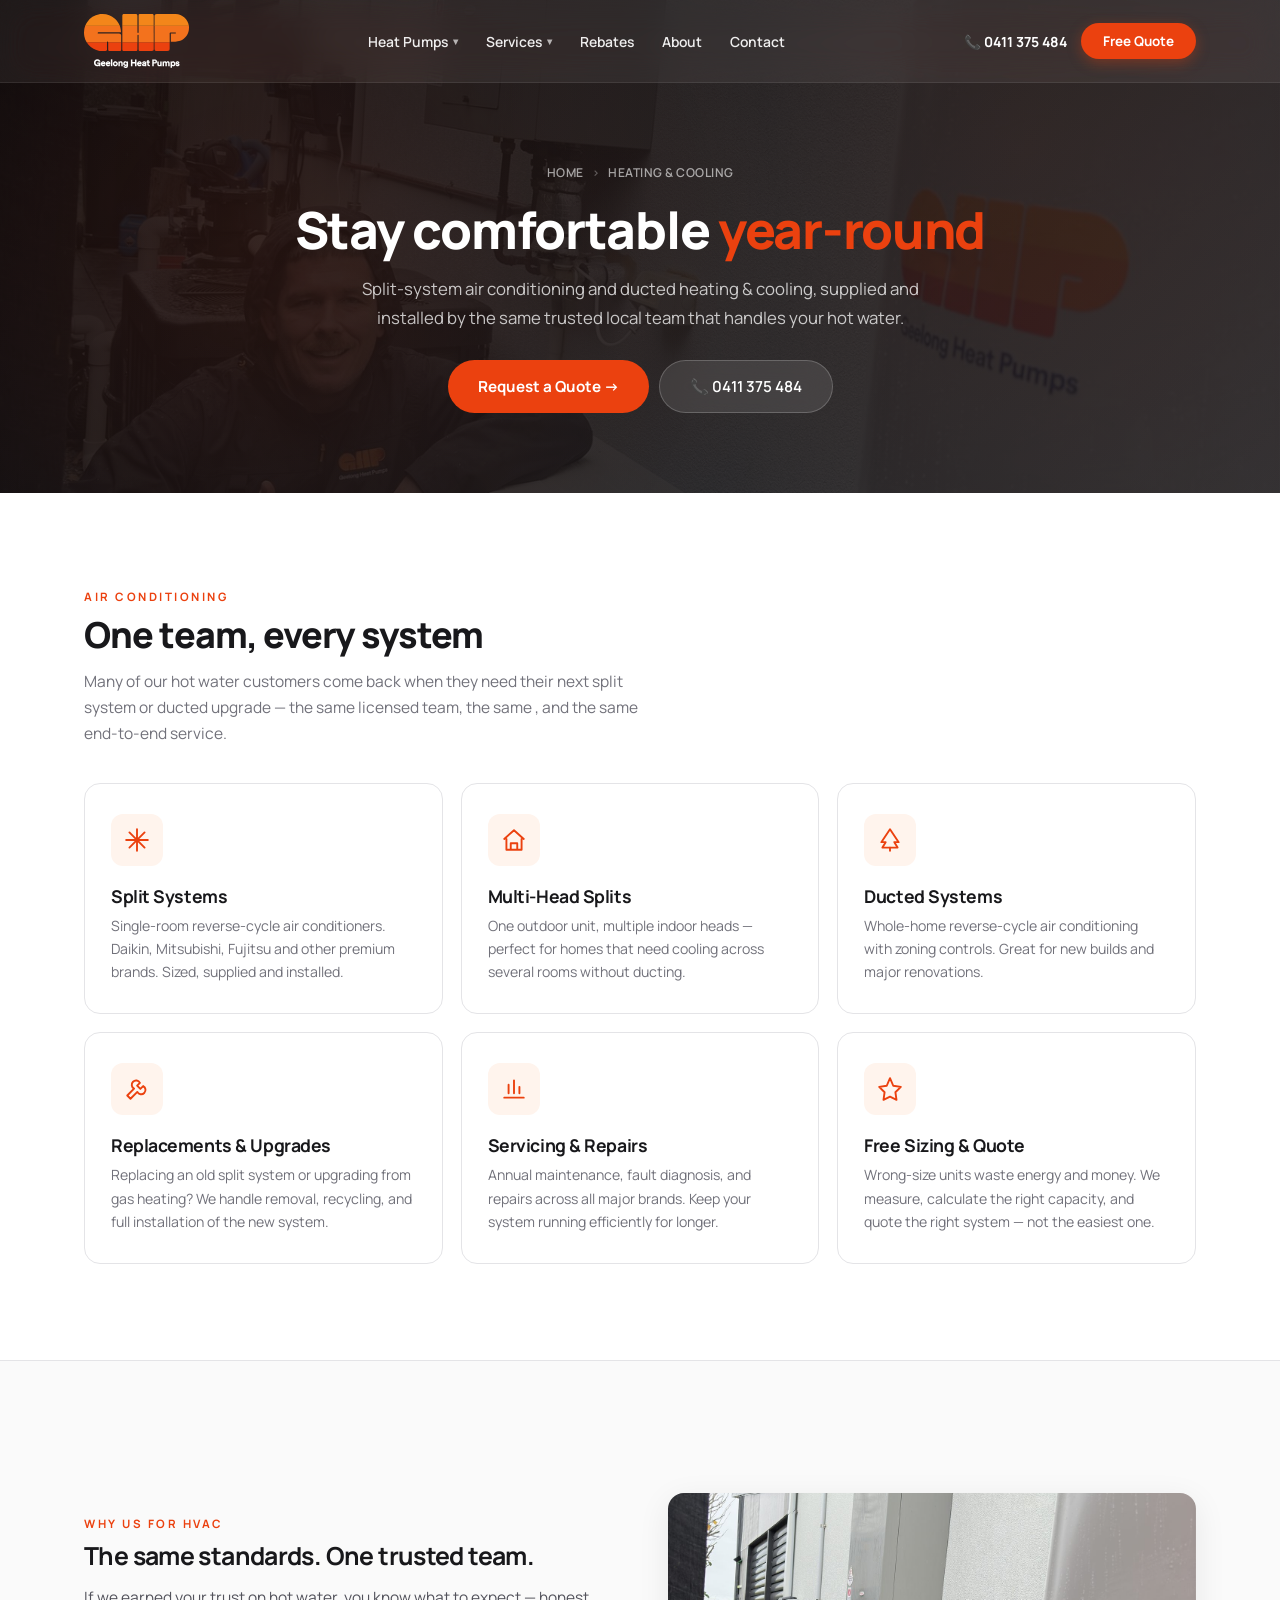
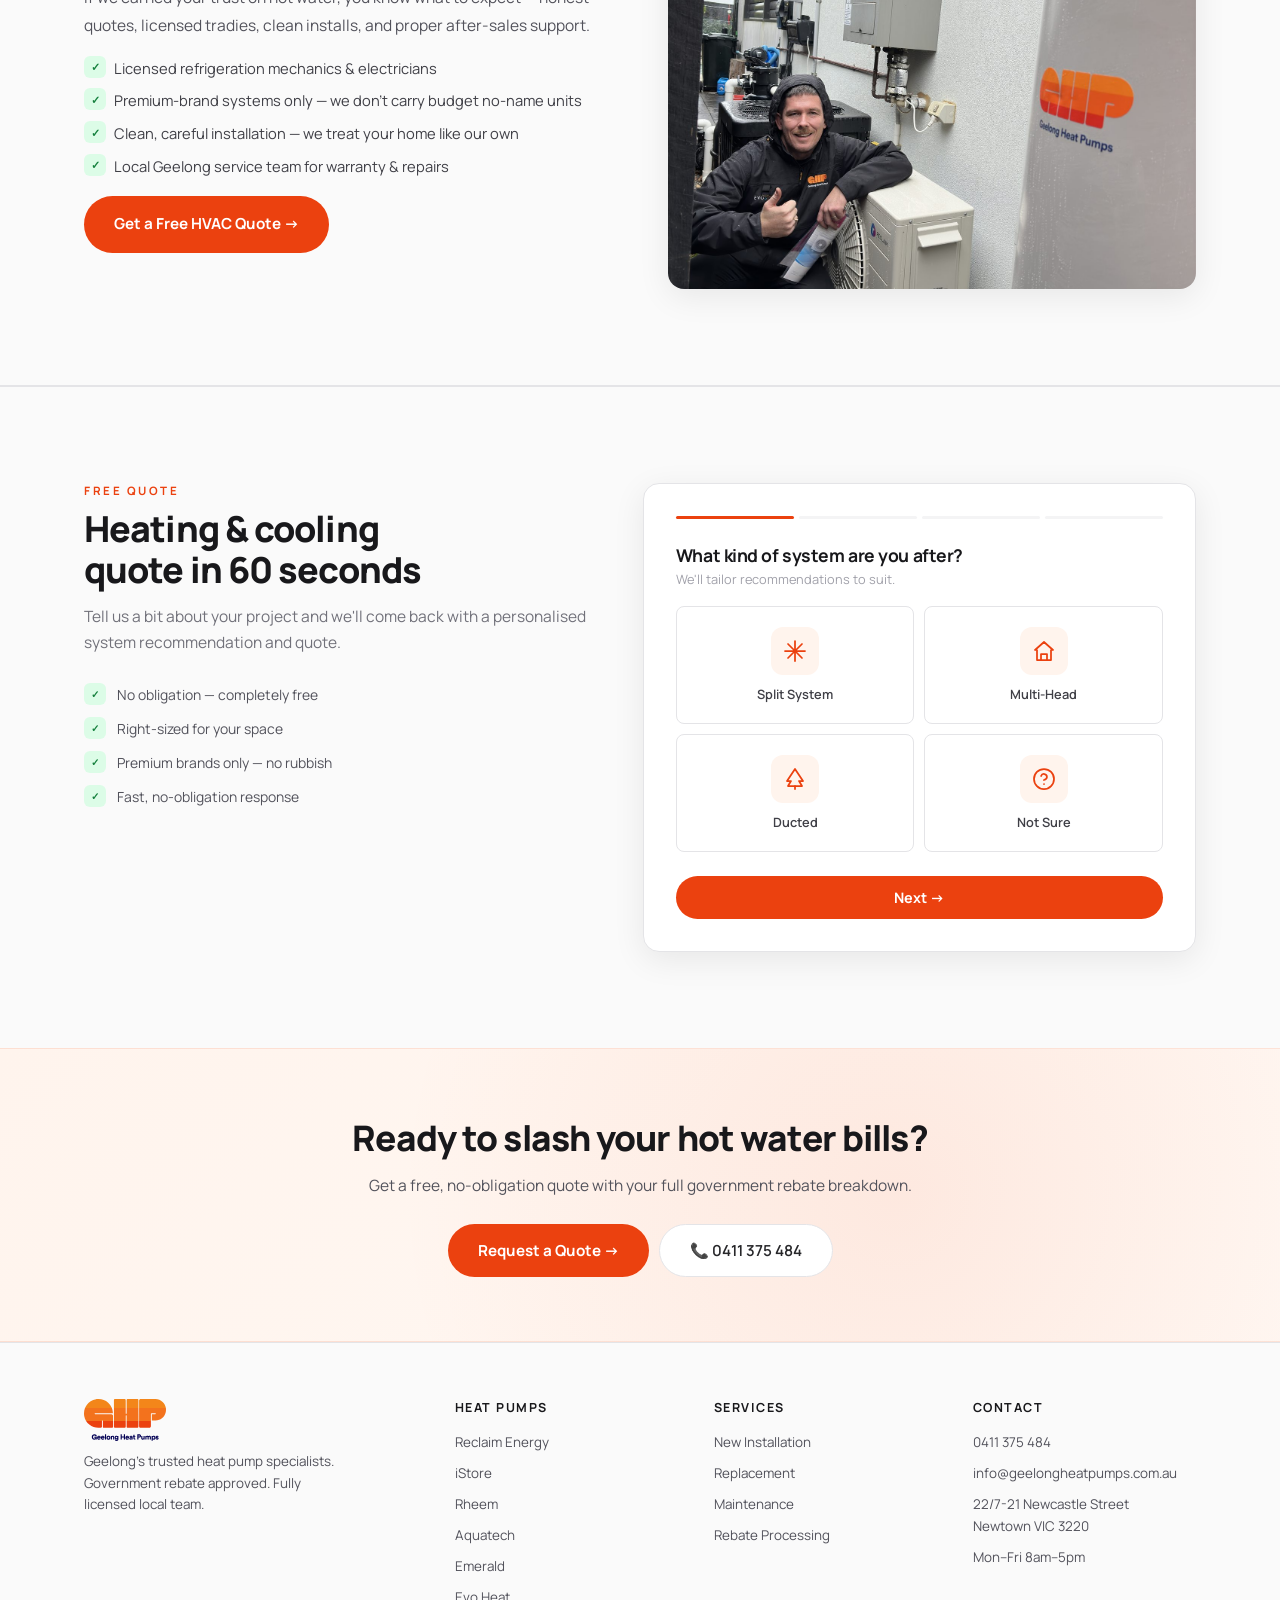
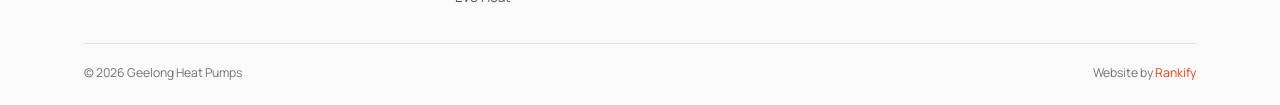
<file: heating-cooling.html>
<!DOCTYPE html>
<html lang="en">
<head>
<!-- Google Tag Manager -->
<script>(function(w,d,s,l,i){w[l]=w[l]||[];w[l].push({'gtm.start':
new Date().getTime(),event:'gtm.js'});var f=d.getElementsByTagName(s)[0],
j=d.createElement(s),dl=l!='dataLayer'?'&l='+l:'';j.async=true;j.src=
'https://www.googletagmanager.com/gtm.js?id='+i+dl;f.parentNode.insertBefore(j,f);
})(window,document,'script','dataLayer','GTM-PTLHBR3W');</script>
<!-- End Google Tag Manager -->
<meta charset="UTF-8">
<meta name="viewport" content="width=device-width, initial-scale=1.0">
<link rel="icon" type="image/png" href="images/favicon.png"><link rel="icon" type="image/png" sizes="32x32" href="images/favicon-32x32.png"><link rel="icon" type="image/png" sizes="16x16" href="images/favicon-16x16.png"><link rel="apple-touch-icon" sizes="180x180" href="images/apple-touch-icon.png">
<link rel="preconnect" href="https://fonts.googleapis.com">
<link href="https://fonts.googleapis.com/css2?family=Manrope:wght@400;500;600;700;800&display=swap" rel="stylesheet">
<link rel="stylesheet" href="assets/site.css">
<title>Heating &amp; Cooling | Geelong Heat&nbsp;Pumps</title>
<meta name="description" content="Split-system air conditioning, multi-head systems, and ducted heating &amp; cooling installed by Geelong's trusted local team. Free quotes, premium brands.">
</head>
<body>
<!-- Google Tag Manager (noscript) -->
<noscript><iframe src="https://www.googletagmanager.com/ns.html?id=GTM-PTLHBR3W"
height="0" width="0" style="display:none;visibility:hidden"></iframe></noscript>
<!-- End Google Tag Manager (noscript) -->
<nav class="nav" id="nav">
  <div class="nav-in">
    <a href="index.html" class="logo"><img src="images/logo-white-text.svg" alt="Geelong Heat&nbsp;Pumps" class="logo-light"><img src="images/logo-original.svg" alt="Geelong Heat&nbsp;Pumps" class="logo-dark"></a>
    <ul class="nav-l">
      <li class="has-dd"><a href="heat-pumps.html">Heat&nbsp;Pumps <span class="chev">&#9662;</span></a>
        <div class="dropdown">
          <a href="heat-pumps.html" class="dd-feat">Compare Heat&nbsp;Pumps</a>
          <div class="dd-sep"></div>
          <a href="reclaim.html">Reclaim Energy</a>
          <a href="istore.html">iStore</a>
          <a href="rheem.html">Rheem</a>
          <a href="aquatech.html">Aquatech</a>
          <a href="emeralds.html">Emerald</a>
          <a href="evoheat.html">Evo Heat</a>
        </div>
      </li>
      <li class="has-dd"><a href="services.html">Services <span class="chev">&#9662;</span></a>
        <div class="dropdown">
          <a href="services.html" class="dd-feat">All Services</a>
          <div class="dd-sep"></div>
          <a href="services.html#install">Heat&nbsp;Pump Installation</a>
          <a href="services.html#replace">System Replacement</a>
          <a href="services.html#maintain">Maintenance &amp; Repairs</a>
          <a href="pool-heat-pumps.html">Pool Heat&nbsp;Pumps</a>
          <a href="heating-cooling.html">Heating &amp; Cooling</a>
        </div>
      </li>
      <li><a href="rebates.html">Rebates</a></li>
      <li><a href="about.html">About</a></li>
      <li><a href="contact-us.html">Contact</a></li>
    </ul>
    <div class="nav-r">
      <a href="tel:0411375484" class="nav-ph">&#128222; 0411 375 484</a>
      <a href="#quote-form" class="nav-cta">Free Quote</a>
    </div>
    <button class="mob-tog" aria-label="Menu"><span></span><span></span><span></span></button>
  </div>
</nav>
<aside class="mdrawer" id="mdrawer"><button class="mdrawer-close" type="button" aria-label="Close menu">&times;</button>
  <ul class="mdrawer-list">
    <li><a href="index.html">Home</a></li>
    <li class="mdd">
      <button class="mdd-tog" type="button">Heat&nbsp;Pumps <span class="mdd-chev">&#9662;</span></button>
      <ul class="mdd-sub">
        <li><a href="heat-pumps.html" class="dd-feat-mob">Compare Heat&nbsp;Pumps</a></li>
        <li><a href="reclaim.html">Reclaim Energy</a></li>
        <li><a href="istore.html">iStore</a></li>
        <li><a href="rheem.html">Rheem</a></li>
        <li><a href="aquatech.html">Aquatech</a></li>
        <li><a href="emeralds.html">Emerald</a></li>
        <li><a href="evoheat.html">Evo Heat</a></li>
      </ul>
    </li>
    <li class="mdd">
      <button class="mdd-tog" type="button">Services <span class="mdd-chev">&#9662;</span></button>
      <ul class="mdd-sub">
        <li><a href="services.html" class="dd-feat-mob">All Services</a></li>
        <li><a href="services.html#install">Heat&nbsp;Pump Installation</a></li>
        <li><a href="services.html#replace">System Replacement</a></li>
        <li><a href="services.html#maintain">Maintenance &amp; Repairs</a></li>
        <li><a href="pool-heat-pumps.html">Pool Heat&nbsp;Pumps</a></li>
        <li><a href="heating-cooling.html">Heating &amp; Cooling</a></li>
      </ul>
    </li>
    <li><a href="rebates.html">Rebates</a></li>
    <li><a href="about.html">About</a></li>
    <li><a href="contact-us.html">Contact</a></li>
  </ul>
  <div class="mdrawer-cta">
    <a href="tel:0411375484" class="mc-call">&#128222; 0411 375 484</a>
    <a href="#quote-form" class="mc-quote">Get a Free Quote &rarr;</a>
  </div>
</aside>
<section class="phero">
  <div class="phero-bg"><img src="images/install-team-thumbsup.jpg" alt=""></div>
  <div class="phero-inner ctr">
    <div class="crumb"><a href="index.html">Home</a><span class="sep">&rsaquo;</span> Heating &amp; Cooling</div>
    <h1>Stay comfortable <span class='em'>year-round</span></h1>
    <p>Split-system air conditioning and ducted heating &amp; cooling, supplied and installed by the same trusted local team that handles your hot&nbsp;water.</p>
    <div class="phero-btns">
      <a href="#quote-form" class="btn-p">Request a Quote &rarr;</a>
      <a href="tel:0411375484" class="btn-glass">&#128222; 0411 375 484</a>
    </div>
  </div>
</section>

<section class="sec">
  <div class="ctr">
    <div class="sec-tag fade">Air Conditioning</div>
    <h2 class="sec-t fade">One team, every system</h2>
    <p class="sec-sub fade">Many of our hot&nbsp;water customers come back when they need their next split system or ducted upgrade &mdash; the same licensed team, the same , and the same end-to-end service.</p>
    <div class="fg">
      <div class="fg-card fade">
        <div class="fg-ico"><svg viewBox="0 0 24 24" aria-hidden="true"><path d="M12 2v20M2 12h20M5 5l14 14M19 5 5 19"/></svg></div>
        <h4>Split Systems</h4>
        <p>Single-room reverse-cycle air conditioners. Daikin, Mitsubishi, Fujitsu and other premium brands. Sized, supplied and installed.</p>
      </div>
      <div class="fg-card fade">
        <div class="fg-ico"><svg viewBox="0 0 24 24" aria-hidden="true"><path d="M3 11 12 3l9 8M5 11v10h14V11M9 21v-6h6v6"/></svg></div>
        <h4>Multi-Head Splits</h4>
        <p>One outdoor unit, multiple indoor heads &mdash; perfect for homes that need cooling across several rooms without ducting.</p>
      </div>
      <div class="fg-card fade">
        <div class="fg-ico"><svg viewBox="0 0 24 24" aria-hidden="true"><path d="M12 2 4 14h4l-3 5h14l-3-5h4Z"/><path d="M12 19v3"/></svg></div>
        <h4>Ducted Systems</h4>
        <p>Whole-home reverse-cycle air conditioning with zoning controls. Great for new builds and major renovations.</p>
      </div>
      <div class="fg-card fade">
        <div class="fg-ico"><svg viewBox="0 0 24 24" aria-hidden="true"><path d="M14.7 6.3a4 4 0 1 0-5.4 5.4L3 18l3 3 6.3-6.3a4 4 0 1 0 5.4-5.4l-2.6 2.6-3-3 2.6-2.6Z"/></svg></div>
        <h4>Replacements &amp; Upgrades</h4>
        <p>Replacing an old split system or upgrading from gas heating? We handle removal, recycling, and full installation of the new system.</p>
      </div>
      <div class="fg-card fade">
        <div class="fg-ico"><svg viewBox="0 0 24 24" aria-hidden="true"><path d="M3 20h18M7 16V8M12 16V4M17 16v-6"/></svg></div>
        <h4>Servicing &amp; Repairs</h4>
        <p>Annual maintenance, fault diagnosis, and repairs across all major brands. Keep your system running efficiently for longer.</p>
      </div>
      <div class="fg-card fade">
        <div class="fg-ico"><svg viewBox="0 0 24 24" aria-hidden="true"><path d="M12 2 15 9l7 1-5 5 1 7-6-3-6 3 1-7-5-5 7-1 3-7Z"/></svg></div>
        <h4>Free Sizing &amp; Quote</h4>
        <p>Wrong-size units waste energy and money. We measure, calculate the right capacity, and quote the right system &mdash; not the easiest one.</p>
      </div>
    </div>
  </div>
</section>

<section class="sec" style="background:var(--g50);border-top:1px solid var(--g200);border-bottom:1px solid var(--g200)">
  <div class="ctr">
    <div class="content-g">
      <div class="content-body fade">
        <div class="sec-tag">Why us for HVAC</div>
        <h3>The same standards. One trusted team.</h3>
        <p>If we earned your trust on hot&nbsp;water, you know what to expect &mdash; honest quotes, licensed tradies, clean installs, and proper after-sales support.</p>
        <ul class="tlist">
          <li>Licensed refrigeration mechanics &amp; electricians</li>
          <li>Premium-brand systems only &mdash; we don't carry budget no-name units</li>
          
          <li>Clean, careful installation &mdash; we treat your home like our own</li>
          <li>Local Geelong service team for warranty &amp; repairs</li>
        </ul>
        <p style="margin-top:18px"><a href="#quote-form" class="btn-p">Get a Free HVAC Quote &rarr;</a></p>
      </div>
      <div class="content-img fade"><img src="images/install-team-thumbsup.jpg" alt="Heating and cooling installation"></div>
    </div>
  </div>
</section>

<section class="sec form-sec" id="quote">
  <div class="ctr">
    <div class="form-g">
      <div class="form-info fade">
        <div class="sec-tag">Free Quote</div>
        <h2 class="sec-t">Heating &amp; cooling<br>quote in 60 seconds</h2>
        <p class="sec-sub">Tell us a bit about your project and we&apos;ll come back with a personalised system recommendation and quote.</p>
        <div class="fperks">
          <div class="fperk"><div class="fpd">&#10003;</div>No obligation &mdash; completely free</div>
          <div class="fperk"><div class="fpd">&#10003;</div>Right-sized for your space</div>
          <div class="fperk"><div class="fpd">&#10003;</div>Premium brands only &mdash; no rubbish</div>
          <div class="fperk"><div class="fpd">&#10003;</div>Fast, no-obligation response</div>
        </div>
      </div>
      <div class="qform fade" data-context="Heating &amp; Cooling" id="quote-form">
        <div class="qform-head"><div class="qh-tag">Free Quote</div><h3>Get a Free Quote</h3></div>
        <div class="fsteps"><div class="fstep active"></div><div class="fstep"></div><div class="fstep"></div><div class="fstep"></div></div>
        <div class="fslide active" data-s="1" data-field="System Type">
          <h3>What kind of system are you after?</h3><p class="fsub">We&apos;ll tailor recommendations to suit.</p>
          <div class="og">
            <button class="ob" data-v="Split System"><div class="oico"><svg viewBox="0 0 24 24" aria-hidden="true"><path d="M12 2v20M2 12h20M5 5l14 14M19 5 5 19"/></svg></div><div class="olbl">Split System</div></button>
            <button class="ob" data-v="Multi-head Split"><div class="oico"><svg viewBox="0 0 24 24" aria-hidden="true"><path d="M3 11 12 3l9 8M5 11v10h14V11M9 21v-6h6v6"/></svg></div><div class="olbl">Multi-Head</div></button>
            <button class="ob" data-v="Ducted"><div class="oico"><svg viewBox="0 0 24 24" aria-hidden="true"><path d="M12 2 4 14h4l-3 5h14l-3-5h4Z"/><path d="M12 19v3"/></svg></div><div class="olbl">Ducted</div></button>
            <button class="ob" data-v="Not Sure"><div class="oico"><svg viewBox="0 0 24 24" aria-hidden="true"><circle cx="12" cy="12" r="10"/><path d="M9.1 9a3 3 0 0 1 5.83 1c0 2-3 3-3 3"/><line x1="12" y1="17" x2="12.01" y2="17"/></svg></div><div class="olbl">Not Sure</div></button>
          </div>
          <div class="fnav"><button class="fn">Next &rarr;</button></div>
        </div>
        <div class="fslide" data-s="2" data-field="Project Type">
          <h3>What do you need?</h3><p class="fsub">New install, replacement, or service?</p>
          <div class="og">
            <button class="ob" data-v="New Install"><div class="oico"><svg viewBox="0 0 24 24" aria-hidden="true"><path d="M12 4v16M4 12h16"/></svg></div><div class="olbl">New Install</div></button>
            <button class="ob" data-v="Replacement"><div class="oico"><svg viewBox="0 0 24 24" aria-hidden="true"><path d="M3 12a9 9 0 0 1 15-6l3 3M21 3v6h-6"/><path d="M21 12a9 9 0 0 1-15 6l-3-3M3 21v-6h6"/></svg></div><div class="olbl">Replacement</div></button>
            <button class="ob" data-v="Repair"><div class="oico"><svg viewBox="0 0 24 24" aria-hidden="true"><path d="M14.7 6.3a4 4 0 1 0-5.4 5.4L3 18l3 3 6.3-6.3a4 4 0 1 0 5.4-5.4l-2.6 2.6-3-3 2.6-2.6Z"/></svg></div><div class="olbl">Repair</div></button>
            <button class="ob" data-v="Service"><div class="oico"><svg viewBox="0 0 24 24" aria-hidden="true"><path d="M3 20h18M7 16V8M12 16V4M17 16v-6"/></svg></div><div class="olbl">Service</div></button>
          </div>
          <div class="fnav"><button class="fb">&larr; Back</button><button class="fn">Next &rarr;</button></div>
        </div>
        <div class="fslide" data-s="3" data-field="Coverage">
          <h3>How much area do you need to cover?</h3><p class="fsub">Helps us size the right capacity.</p>
          <div class="og">
            <button class="ob" data-v="Single Room"><div class="oico"><svg viewBox="0 0 24 24" aria-hidden="true"><rect x="6" y="3" width="12" height="18" rx="1"/><circle cx="14" cy="12" r=".75" fill="currentColor"/></svg></div><div class="olbl">Single Room</div></button>
            <button class="ob" data-v="2-3 Rooms"><div class="oico"><svg viewBox="0 0 24 24" aria-hidden="true"><path d="M3 11 12 3l9 8M5 11v10h14V11M9 21v-6h6v6"/></svg></div><div class="olbl">2&ndash;3 Rooms</div></button>
            <button class="ob" data-v="Whole Home"><div class="oico"><svg viewBox="0 0 24 24" aria-hidden="true"><path d="M3 11 12 3l9 8M5 11v10h14V11M9 21v-6h6v6"/></svg></div><div class="olbl">Whole Home</div></button>
            <button class="ob" data-v="Commercial"><div class="oico"><svg viewBox="0 0 24 24" aria-hidden="true"><rect x="4" y="3" width="16" height="18" rx="1"/><path d="M8 8h2M14 8h2M8 12h2M14 12h2M8 16h2M14 16h2"/></svg></div><div class="olbl">Commercial</div></button>
          </div>
          <div class="fnav"><button class="fb">&larr; Back</button><button class="fn">Next &rarr;</button></div>
        </div>
        <div class="fslide" data-s="4">
          <h3>Almost done &mdash; your details</h3><p class="fsub">We&apos;ll be in touch soon.</p>
          <input type="text" class="finp" placeholder="Your name">
          <input type="tel" class="finp" placeholder="Phone number">
          <input type="email" class="finp" placeholder="Email address">
          <input type="text" class="finp" placeholder="Suburb">
          <textarea class="finp" placeholder="Anything else we should know? (optional)" data-optional></textarea>
          <input type="text" name="_honey" style="display:none" tabindex="-1" autocomplete="off"><div class="fnav"><button class="fb">&larr; Back</button><button class="fn" data-action="submit">Request My Quote &rarr;</button></div>
        </div>
        <div class="fslide" data-s="5">
          <div style="text-align:center;padding:28px 0"><div style="font-size:2.2rem;margin-bottom:10px">&#9989;</div><h3 style="margin-bottom:6px">We&apos;re On It!</h3><p class="fsub" style="margin:0">Your enquiry has been sent — we&apos;ll be in touch as soon as possible with your personalised quote and rebate breakdown. Need urgent help? Call <a href="tel:0411375484" style="color:var(--orange);font-weight:700">0411 375 484</a>.</p></div>
        </div>
      </div>
    </div>
  </div>
</section>
<section class="cta-strip">
  <div class="ctr">
    <h2 class="fade">Ready to slash your hot&nbsp;water bills?</h2>
    <p class="fade">Get a free, no-obligation quote with your full government rebate breakdown.</p>
    <div class="cta-strip-btns fade">
      <a href="#quote-form" class="btn-p">Request a Quote &rarr;</a>
      <a href="tel:0411375484" class="btn-glass">&#128222; 0411 375 484</a>
    </div>
  </div>
</section>
<footer class="foot">
  <div class="ctr">
    <div class="foot-g">
      <div class="foot-brand">
        <a href="index.html" class="logo"><img src="images/logo-white-text.svg" alt="Geelong Heat&nbsp;Pumps" class="logo-light"><img src="images/logo-original.svg" alt="Geelong Heat&nbsp;Pumps" class="logo-dark"></a>
        <p>Geelong's trusted heat&nbsp;pump specialists. Government rebate approved. Fully licensed local team.</p>
      </div>
      <div><h4>Heat&nbsp;Pumps</h4><ul class="foot-l">
        <li><a href="reclaim.html">Reclaim Energy</a></li>
        <li><a href="istore.html">iStore</a></li>
        <li><a href="rheem.html">Rheem</a></li>
        <li><a href="aquatech.html">Aquatech</a></li>
        <li><a href="emeralds.html">Emerald</a></li>
        <li><a href="evoheat.html">Evo Heat</a></li>
      </ul></div>
      <div><h4>Services</h4><ul class="foot-l">
        <li><a href="services.html">New Installation</a></li>
        <li><a href="services.html">Replacement</a></li>
        <li><a href="services.html">Maintenance</a></li>
        <li><a href="rebates.html">Rebate Processing</a></li>
              </ul></div>
      <div><h4>Contact</h4><ul class="foot-l">
        <li><a href="tel:0411375484">0411 375 484</a></li>
        <li><a href="mailto:info@geelongheatpumps.com.au">info@geelongheatpumps.com.au</a></li>
        <li><a>22/7-21 Newcastle Street<br>Newtown VIC 3220</a></li>
        <li><a>Mon&ndash;Fri 8am&ndash;5pm</a></li>
      </ul></div>
    </div>
    <div class="foot-b"><span>&copy; 2026 Geelong Heat&nbsp;Pumps</span><span>Website by <a href="https://rankify.com.au">Rankify</a></span></div>
  </div>
</footer>
<div class="sticky"><a href="tel:0411375484" class="sc">&#128222; Call</a><a href="#quote-form" class="sq">Free Quote</a></div>
<script src="assets/site.js"></script>
</body>
</html>
</file>
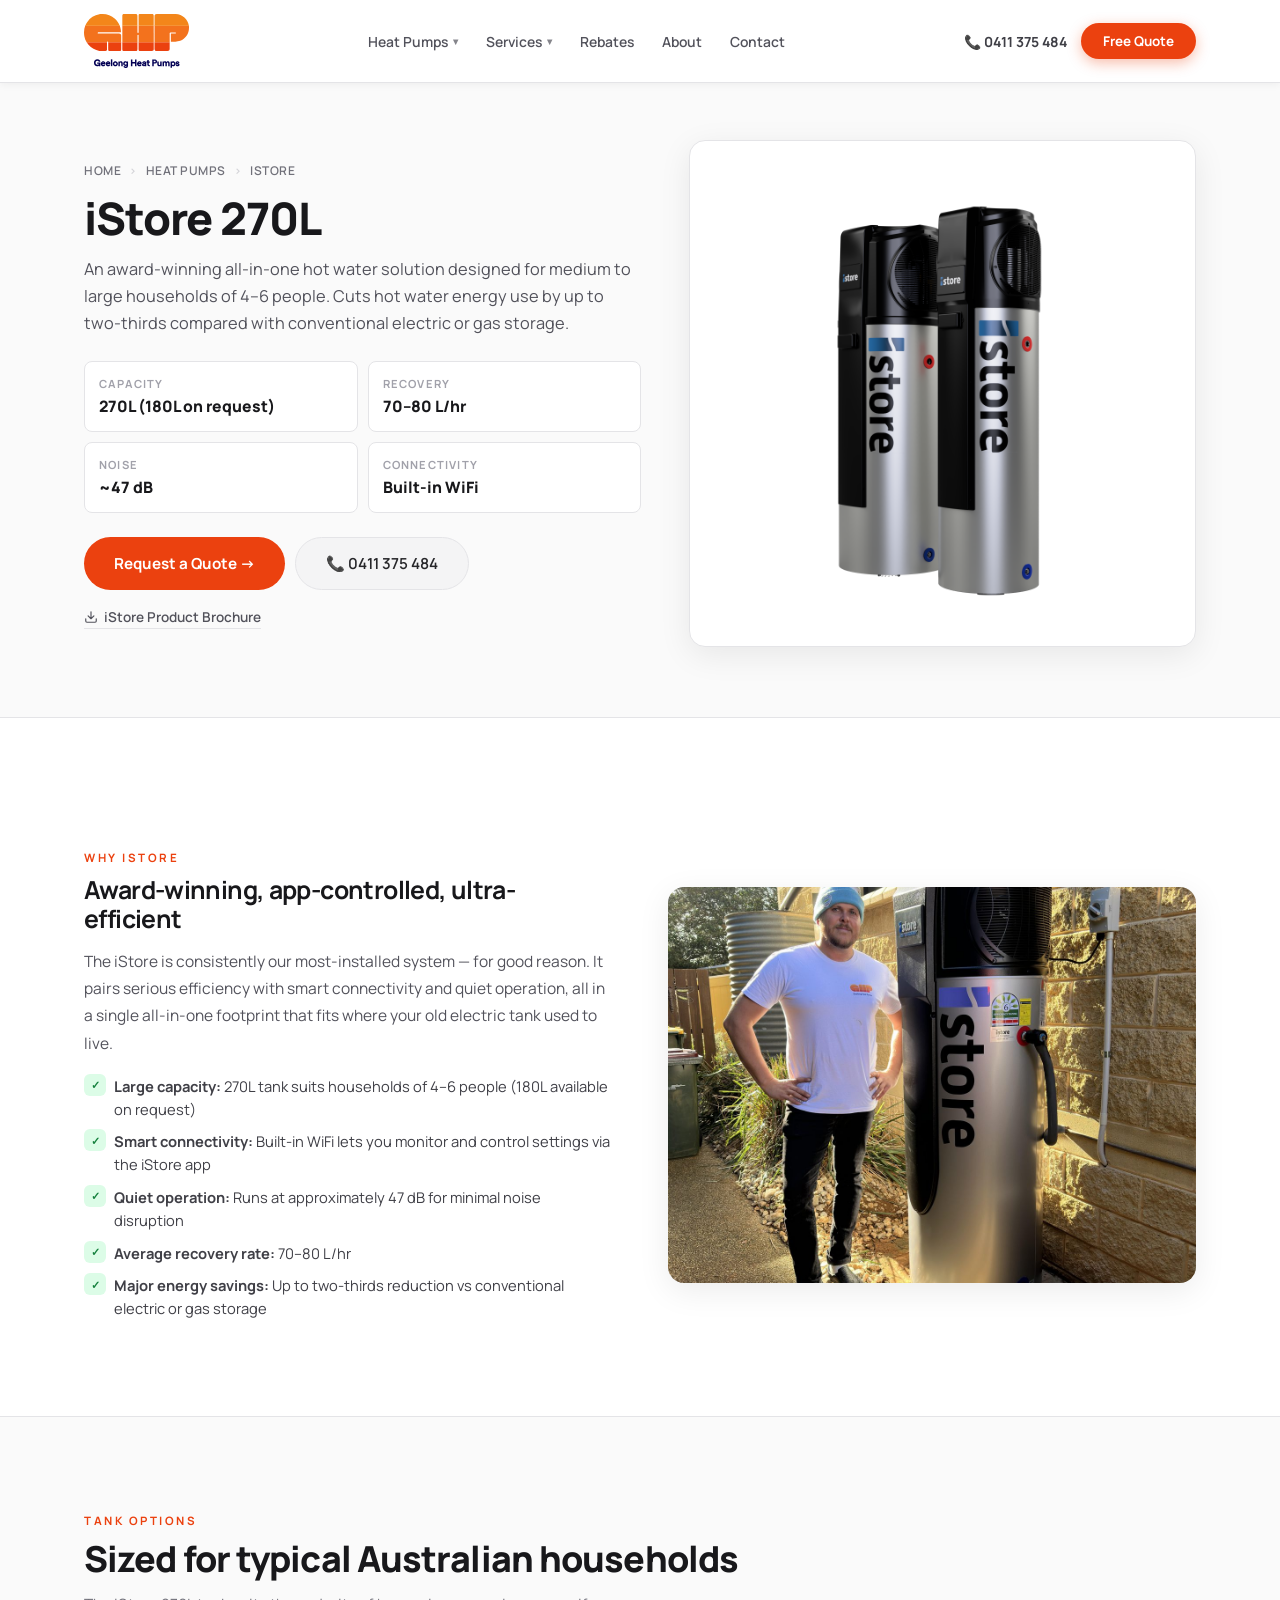
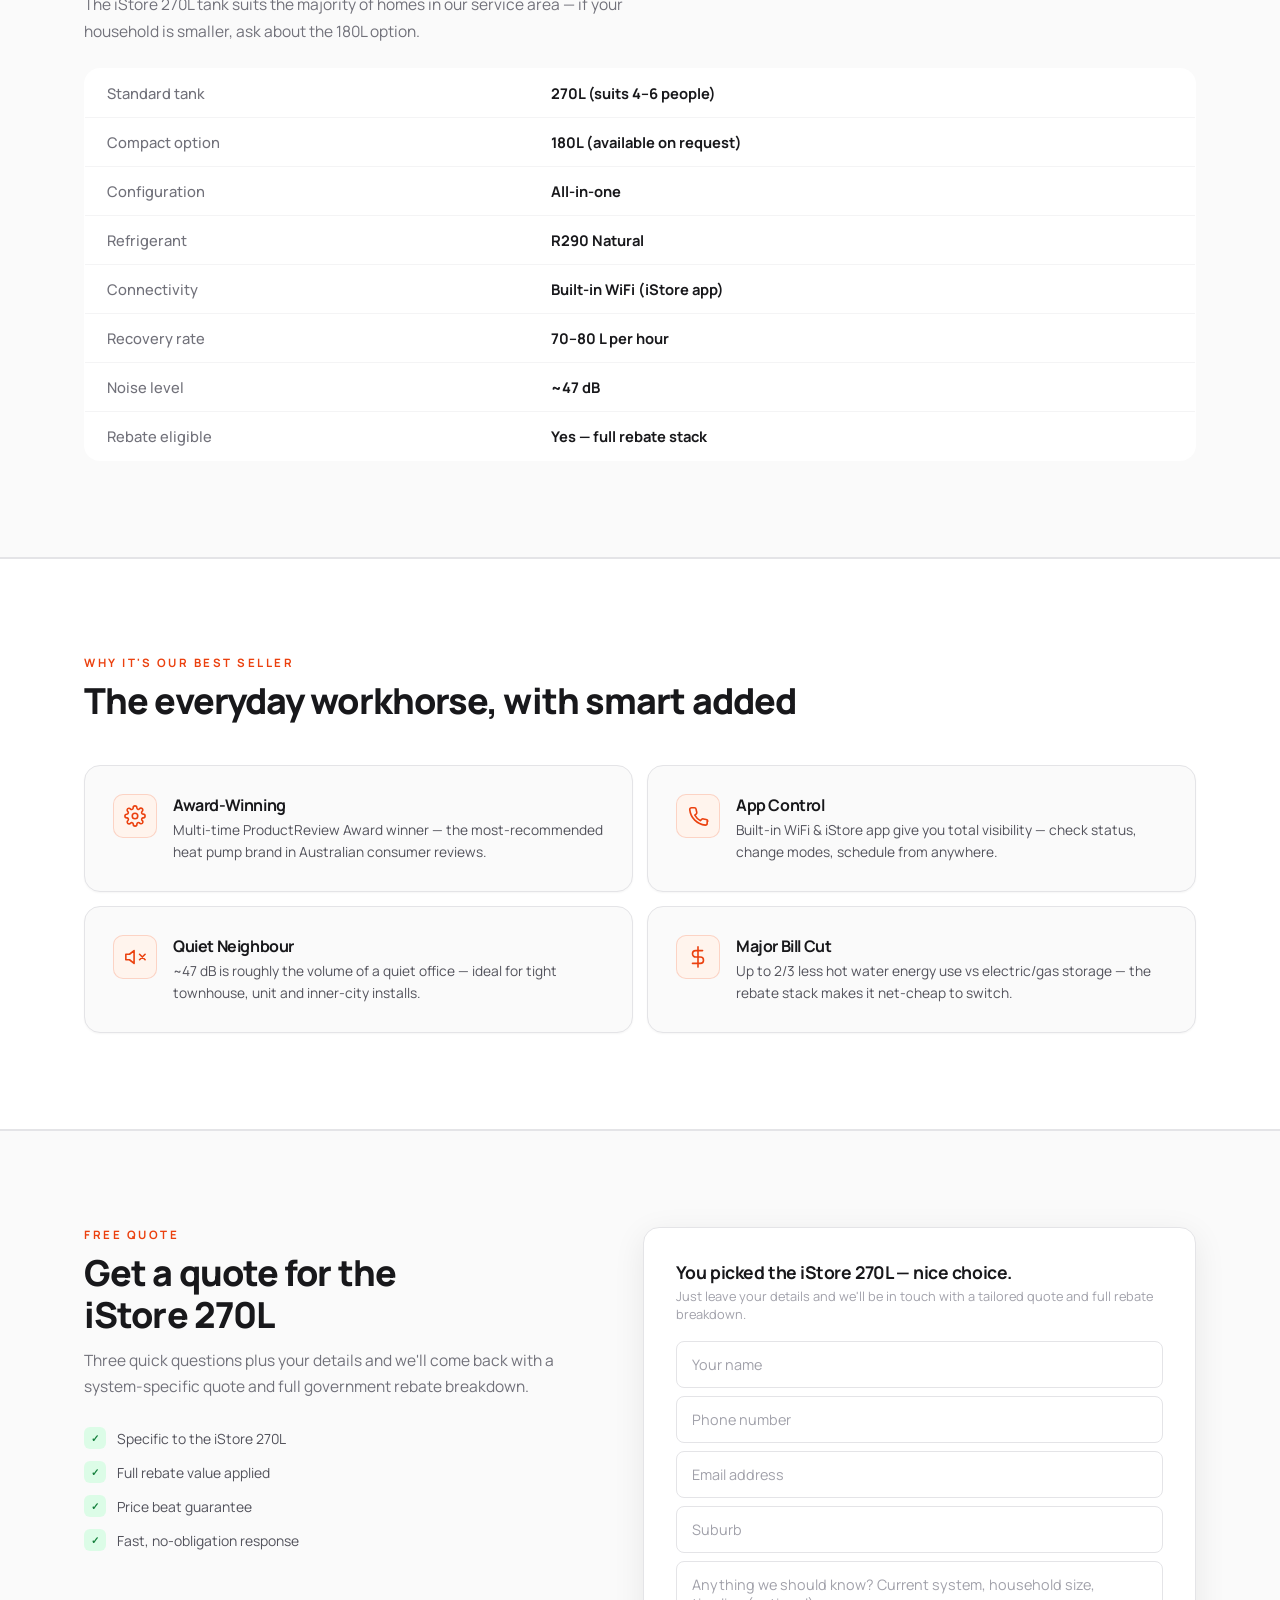
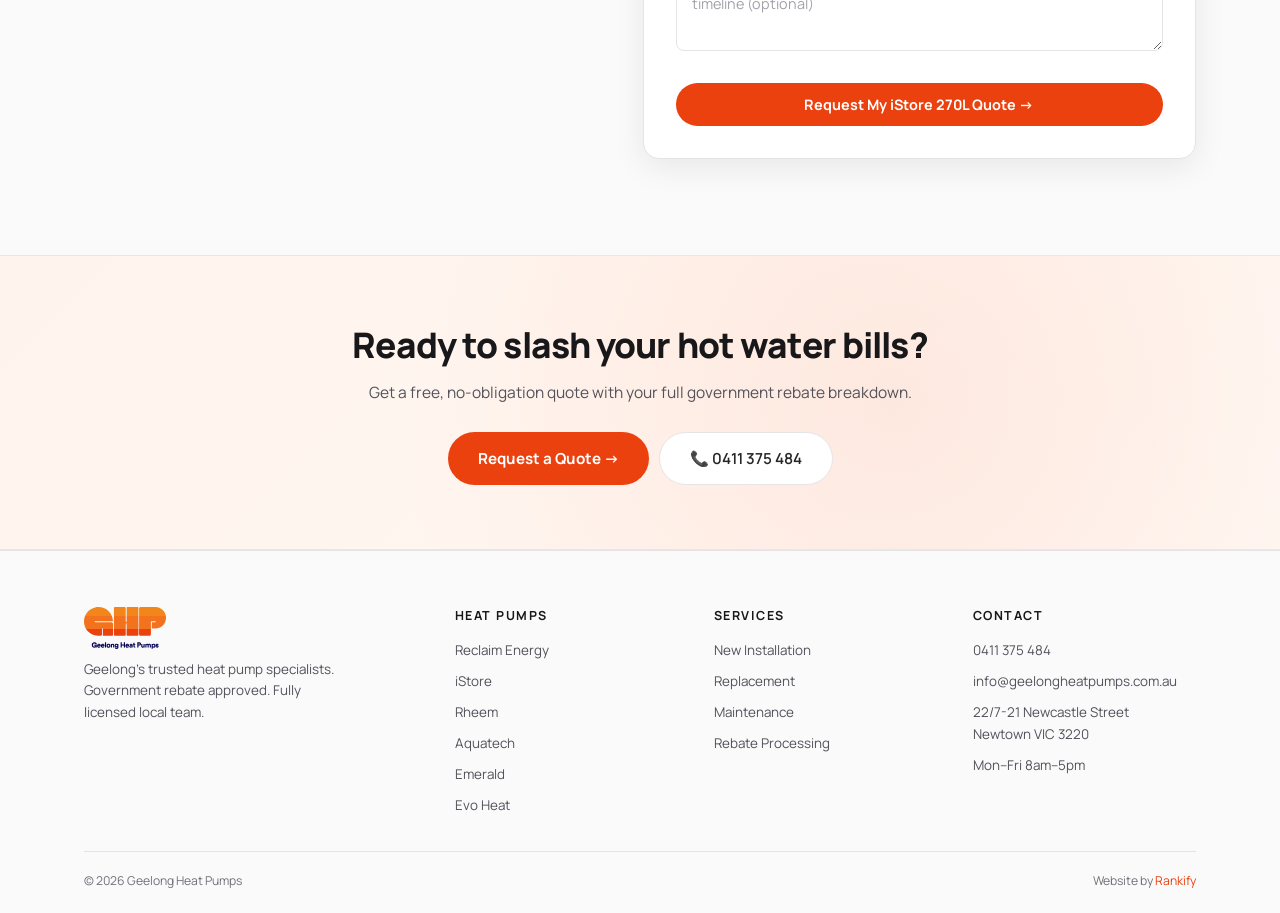
<file: istore.html>
<!DOCTYPE html>
<html lang="en">
<head>
<!-- Google Tag Manager -->
<script>(function(w,d,s,l,i){w[l]=w[l]||[];w[l].push({'gtm.start':
new Date().getTime(),event:'gtm.js'});var f=d.getElementsByTagName(s)[0],
j=d.createElement(s),dl=l!='dataLayer'?'&l='+l:'';j.async=true;j.src=
'https://www.googletagmanager.com/gtm.js?id='+i+dl;f.parentNode.insertBefore(j,f);
})(window,document,'script','dataLayer','GTM-PTLHBR3W');</script>
<!-- End Google Tag Manager -->
<meta charset="UTF-8">
<meta name="viewport" content="width=device-width, initial-scale=1.0">
<link rel="icon" type="image/png" href="images/favicon.png"><link rel="icon" type="image/png" sizes="32x32" href="images/favicon-32x32.png"><link rel="icon" type="image/png" sizes="16x16" href="images/favicon-16x16.png"><link rel="apple-touch-icon" sizes="180x180" href="images/apple-touch-icon.png">
<link rel="preconnect" href="https://fonts.googleapis.com">
<link href="https://fonts.googleapis.com/css2?family=Manrope:wght@400;500;600;700;800&display=swap" rel="stylesheet">
<link rel="stylesheet" href="assets/site.css">
<title>iStore 270L Heat&nbsp;Pump | Geelong Heat&nbsp;Pumps</title>
<meta name="description" content="iStore 270L heat&nbsp;pump &mdash; 5x ProductReview award winner. Whisper-quiet at 46.6 dBA, R290 refrigerant, 5-year parts &amp; labour warranty.">
</head>
<body class="light-hero">
<!-- Google Tag Manager (noscript) -->
<noscript><iframe src="https://www.googletagmanager.com/ns.html?id=GTM-PTLHBR3W"
height="0" width="0" style="display:none;visibility:hidden"></iframe></noscript>
<!-- End Google Tag Manager (noscript) -->
<nav class="nav" id="nav">
  <div class="nav-in">
    <a href="index.html" class="logo"><img src="images/logo-white-text.svg" alt="Geelong Heat&nbsp;Pumps" class="logo-light"><img src="images/logo-original.svg" alt="Geelong Heat&nbsp;Pumps" class="logo-dark"></a>
    <ul class="nav-l">
      <li class="has-dd"><a href="heat-pumps.html">Heat&nbsp;Pumps <span class="chev">&#9662;</span></a>
        <div class="dropdown">
          <a href="heat-pumps.html" class="dd-feat">Compare Heat&nbsp;Pumps</a>
          <div class="dd-sep"></div>
          <a href="reclaim.html">Reclaim Energy</a>
          <a href="istore.html">iStore</a>
          <a href="rheem.html">Rheem</a>
          <a href="aquatech.html">Aquatech</a>
          <a href="emeralds.html">Emerald</a>
          <a href="evoheat.html">Evo Heat</a>
        </div>
      </li>
      <li class="has-dd"><a href="services.html">Services <span class="chev">&#9662;</span></a>
        <div class="dropdown">
          <a href="services.html" class="dd-feat">All Services</a>
          <div class="dd-sep"></div>
          <a href="services.html#install">Heat&nbsp;Pump Installation</a>
          <a href="services.html#replace">System Replacement</a>
          <a href="services.html#maintain">Maintenance &amp; Repairs</a>
          <a href="pool-heat-pumps.html">Pool Heat&nbsp;Pumps</a>
          <a href="heating-cooling.html">Heating &amp; Cooling</a>
        </div>
      </li>
      <li><a href="rebates.html">Rebates</a></li>
      <li><a href="about.html">About</a></li>
      <li><a href="contact-us.html">Contact</a></li>
    </ul>
    <div class="nav-r">
      <a href="tel:0411375484" class="nav-ph">&#128222; 0411 375 484</a>
      <a href="#quote-form" class="nav-cta">Free Quote</a>
    </div>
    <button class="mob-tog" aria-label="Menu"><span></span><span></span><span></span></button>
  </div>
</nav>
<aside class="mdrawer" id="mdrawer"><button class="mdrawer-close" type="button" aria-label="Close menu">&times;</button>
  <ul class="mdrawer-list">
    <li><a href="index.html">Home</a></li>
    <li class="mdd">
      <button class="mdd-tog" type="button">Heat&nbsp;Pumps <span class="mdd-chev">&#9662;</span></button>
      <ul class="mdd-sub">
        <li><a href="heat-pumps.html" class="dd-feat-mob">Compare Heat&nbsp;Pumps</a></li>
        <li><a href="reclaim.html">Reclaim Energy</a></li>
        <li><a href="istore.html">iStore</a></li>
        <li><a href="rheem.html">Rheem</a></li>
        <li><a href="aquatech.html">Aquatech</a></li>
        <li><a href="emeralds.html">Emerald</a></li>
        <li><a href="evoheat.html">Evo Heat</a></li>
      </ul>
    </li>
    <li class="mdd">
      <button class="mdd-tog" type="button">Services <span class="mdd-chev">&#9662;</span></button>
      <ul class="mdd-sub">
        <li><a href="services.html" class="dd-feat-mob">All Services</a></li>
        <li><a href="services.html#install">Heat&nbsp;Pump Installation</a></li>
        <li><a href="services.html#replace">System Replacement</a></li>
        <li><a href="services.html#maintain">Maintenance &amp; Repairs</a></li>
        <li><a href="pool-heat-pumps.html">Pool Heat&nbsp;Pumps</a></li>
        <li><a href="heating-cooling.html">Heating &amp; Cooling</a></li>
      </ul>
    </li>
    <li><a href="rebates.html">Rebates</a></li>
    <li><a href="about.html">About</a></li>
    <li><a href="contact-us.html">Contact</a></li>
  </ul>
  <div class="mdrawer-cta">
    <a href="tel:0411375484" class="mc-call">&#128222; 0411 375 484</a>
    <a href="#quote-form" class="mc-quote">Get a Free Quote &rarr;</a>
  </div>
</aside>
<section class="pdhero">
  <div class="ctr">
    <div class="pdhero-g">
      <div class="fade">
        <div class="crumb"><a href="index.html">Home</a><span class="sep">&rsaquo;</span> <a href="heat-pumps.html">Heat&nbsp;Pumps</a><span class="sep">&rsaquo;</span> iStore</div>
        <h1>iStore 270L</h1>
        <p class="lead">An award-winning all-in-one hot&nbsp;water solution designed for medium to large households of 4&ndash;6 people. Cuts hot&nbsp;water energy use by up to two-thirds compared with conventional electric or gas storage.</p>
        <div class="pd-quick">
          <div class="pdq"><div class="k">Capacity</div><div class="v">270L (180L on request)</div></div>
          <div class="pdq"><div class="k">Recovery</div><div class="v">70&ndash;80 L/hr</div></div>
          <div class="pdq"><div class="k">Noise</div><div class="v">~47 dB</div></div>
          <div class="pdq"><div class="k">Connectivity</div><div class="v">Built-in WiFi</div></div>
        </div>
        <div class="pd-btns">
          <a href="#quote" class="btn-p">Request a Quote &rarr;</a>
          <a href="tel:0411375484" class="btn-glass" style="background:var(--g100);color:var(--g800);border-color:var(--g200)">&#128222; 0411 375 484</a>
        </div>
        <div class="pd-downloads">
          <a href="assets/brochures/istore-brochure.pdf" class="pd-download" target="_blank" rel="noopener"><svg viewBox="0 0 24 24" aria-hidden="true"><path d="M21 15v4a2 2 0 0 1-2 2H5a2 2 0 0 1-2-2v-4M7 10l5 5 5-5M12 15V3"/></svg>iStore Product Brochure</a>
        </div>
      </div>
      <div class="pdhero-img fade"><img src="images/product-istore.png" alt="iStore"></div>
    </div>
  </div>
</section>

<section class="sec">
  <div class="ctr">
    <div class="content-g">
      <div class="content-body fade">
        <div class="sec-tag">Why iStore</div>
        <h3>Award-winning, app-controlled, ultra-efficient</h3>
        <p>The iStore is consistently our most-installed system &mdash; for good reason. It pairs serious efficiency with smart connectivity and quiet operation, all in a single all-in-one footprint that fits where your old electric tank used to live.</p>
        <ul class="tlist">
          <li><strong>Large capacity:</strong> 270L tank suits households of 4&ndash;6 people (180L available on request)</li>
          <li><strong>Smart connectivity:</strong> Built-in WiFi lets you monitor and control settings via the iStore app</li>
          <li><strong>Quiet operation:</strong> Runs at approximately 47 dB for minimal noise disruption</li>
          <li><strong>Average recovery rate:</strong> 70&ndash;80 L/hr</li>
          <li><strong>Major energy savings:</strong> Up to two-thirds reduction vs conventional electric or gas storage</li>
        </ul>
      </div>
      <div class="content-img fade"><img src="images/install-istore.jpg" alt="Josh installing an iStore heat pump"></div>
    </div>
  </div>
</section>

<section class="sec" style="background:var(--g50);border-top:1px solid var(--g200);border-bottom:1px solid var(--g200)">
  <div class="ctr">
    <div class="sec-tag fade">Tank Options</div>
    <h2 class="sec-t fade">Sized for typical Australian households</h2>
    <p class="sec-sub fade">The iStore 270L tank suits the majority of homes in our service area &mdash; if your household is smaller, ask about the 180L option.</p>
    <table class="spec-tbl">
      <tr><td>Standard tank</td><td>270L (suits 4&ndash;6 people)</td></tr>
      <tr><td>Compact option</td><td>180L (available on request)</td></tr>
      <tr><td>Configuration</td><td>All-in-one</td></tr>
      <tr><td>Refrigerant</td><td>R290 Natural</td></tr>
      <tr><td>Connectivity</td><td>Built-in WiFi (iStore app)</td></tr>
      <tr><td>Recovery rate</td><td>70&ndash;80 L per hour</td></tr>
      <tr><td>Noise level</td><td>~47 dB</td></tr>
      <tr><td>Rebate eligible</td><td>Yes &mdash; full rebate stack</td></tr>
    </table>
  </div>
</section>

<section class="sec why-sec">
  <div class="ctr">
    <div class="sec-tag fade">Why It&apos;s Our Best Seller</div>
    <h2 class="sec-t fade">The everyday workhorse, with smart added</h2>
    <div class="why-g">
      <div class="wcard fade"><div class="wico"><svg viewBox="0 0 24 24" aria-hidden="true"><circle cx="12" cy="12" r="3"/><path d="M19.4 15a1.7 1.7 0 0 0 .3 1.8l.1.1a2 2 0 1 1-2.8 2.8l-.1-.1a1.7 1.7 0 0 0-1.8-.3 1.7 1.7 0 0 0-1 1.5V21a2 2 0 0 1-4 0v-.1a1.7 1.7 0 0 0-1.1-1.5 1.7 1.7 0 0 0-1.8.3l-.1.1a2 2 0 1 1-2.8-2.8l.1-.1a1.7 1.7 0 0 0 .3-1.8 1.7 1.7 0 0 0-1.5-1H3a2 2 0 0 1 0-4h.1a1.7 1.7 0 0 0 1.5-1.1 1.7 1.7 0 0 0-.3-1.8l-.1-.1a2 2 0 1 1 2.8-2.8l.1.1a1.7 1.7 0 0 0 1.8.3h.1a1.7 1.7 0 0 0 1-1.5V3a2 2 0 0 1 4 0v.1a1.7 1.7 0 0 0 1 1.5 1.7 1.7 0 0 0 1.8-.3l.1-.1a2 2 0 1 1 2.8 2.8l-.1.1a1.7 1.7 0 0 0-.3 1.8v.1a1.7 1.7 0 0 0 1.5 1H21a2 2 0 0 1 0 4h-.1a1.7 1.7 0 0 0-1.5 1Z"/></svg></div><div><h4>Award-Winning</h4><p>Multi-time ProductReview Award winner &mdash; the most-recommended heat&nbsp;pump brand in Australian consumer reviews.</p></div></div>
      <div class="wcard fade"><div class="wico"><svg viewBox="0 0 24 24" aria-hidden="true"><path d="M22 17v3a2 2 0 0 1-2 2 19 19 0 0 1-17-17 2 2 0 0 1 2-2h3a2 2 0 0 1 2 1.7c.1 1 .3 2 .6 2.9a2 2 0 0 1-.4 2L8.5 11a16 16 0 0 0 6 6l1.5-1.4a2 2 0 0 1 2-.4c.9.3 2 .5 3 .6a2 2 0 0 1 1.7 2Z"/></svg></div><div><h4>App Control</h4><p>Built-in WiFi &amp; iStore app give you total visibility &mdash; check status, change modes, schedule from anywhere.</p></div></div>
      <div class="wcard fade"><div class="wico"><svg viewBox="0 0 24 24" aria-hidden="true"><path d="M11 5 6 9H2v6h4l5 4V5zM23 9l-6 6M17 9l6 6"/></svg></div><div><h4>Quiet Neighbour</h4><p>~47 dB is roughly the volume of a quiet office &mdash; ideal for tight townhouse, unit and inner-city installs.</p></div></div>
      <div class="wcard fade"><div class="wico"><svg viewBox="0 0 24 24" aria-hidden="true"><path d="M12 1v22M17 5H9.5a3.5 3.5 0 0 0 0 7h5a3.5 3.5 0 0 1 0 7H6"/></svg></div><div><h4>Major Bill Cut</h4><p>Up to 2/3 less hot&nbsp;water energy use vs electric/gas storage &mdash; the rebate stack makes it net-cheap to switch.</p></div></div>
    </div>
  </div>
</section>

<section class="sec form-sec" id="quote">
  <div class="ctr">
    <div class="form-g">
      <div class="form-info fade">
        <div class="sec-tag">Free Quote</div>
        <h2 class="sec-t">Get a quote for the<br>iStore 270L</h2>
        <p class="sec-sub">Three quick questions plus your details and we&apos;ll come back with a system-specific quote and full government rebate breakdown.</p>
        <div class="fperks">
          <div class="fperk"><div class="fpd">&#10003;</div>Specific to the iStore 270L</div>
          <div class="fperk"><div class="fpd">&#10003;</div>Full rebate value applied</div>
          <div class="fperk"><div class="fpd">&#10003;</div>Price beat guarantee</div>
          <div class="fperk"><div class="fpd">&#10003;</div>Fast, no-obligation response</div>
        </div>
      </div>
      <div class="qform fade" data-context="iStore 270L Heat Pump" id="quote-form">
        <div class="qform-head"><div class="qh-tag">Free Quote</div><h3>Get a Free iStore 270L Quote</h3></div>
        <div class="fslide active" data-s="1">
          <h3>You picked the iStore 270L &mdash; nice choice.</h3><p class="fsub">Just leave your details and we&apos;ll be in touch with a tailored quote and full rebate breakdown.</p>
          <input type="text" class="finp" placeholder="Your name">
          <input type="tel" class="finp" placeholder="Phone number">
          <input type="email" class="finp" placeholder="Email address">
          <input type="text" class="finp" placeholder="Suburb">
          <textarea class="finp" placeholder="Anything we should know? Current system, household size, timeline (optional)" data-optional></textarea>
          <input type="text" name="_honey" style="display:none" tabindex="-1" autocomplete="off">
          <div class="fnav"><button class="fn" data-action="submit" style="width:100%">Request My iStore 270L Quote &rarr;</button></div>
        </div>
        <div class="fslide" data-s="2">
          <div style="text-align:center;padding:28px 0"><div style="font-size:2.2rem;margin-bottom:10px">&#9989;</div><h3 style="margin-bottom:6px">We&apos;re On It!</h3><p class="fsub" style="margin:0">Your iStore 270L enquiry has been sent &mdash; we&apos;ll be in touch as soon as possible with your personalised quote and rebate breakdown. Need urgent help? Call <a href="tel:0411375484" style="color:var(--orange);font-weight:700">0411 375 484</a>.</p></div>
        </div>
      </div>
    </div>
  </div>
</section>
<section class="cta-strip">
  <div class="ctr">
    <h2 class="fade">Ready to slash your hot&nbsp;water bills?</h2>
    <p class="fade">Get a free, no-obligation quote with your full government rebate breakdown.</p>
    <div class="cta-strip-btns fade">
      <a href="#quote-form" class="btn-p">Request a Quote &rarr;</a>
      <a href="tel:0411375484" class="btn-glass">&#128222; 0411 375 484</a>
    </div>
  </div>
</section>
<footer class="foot">
  <div class="ctr">
    <div class="foot-g">
      <div class="foot-brand">
        <a href="index.html" class="logo"><img src="images/logo-white-text.svg" alt="Geelong Heat&nbsp;Pumps" class="logo-light"><img src="images/logo-original.svg" alt="Geelong Heat&nbsp;Pumps" class="logo-dark"></a>
        <p>Geelong's trusted heat&nbsp;pump specialists. Government rebate approved. Fully licensed local team.</p>
      </div>
      <div><h4>Heat&nbsp;Pumps</h4><ul class="foot-l">
        <li><a href="reclaim.html">Reclaim Energy</a></li>
        <li><a href="istore.html">iStore</a></li>
        <li><a href="rheem.html">Rheem</a></li>
        <li><a href="aquatech.html">Aquatech</a></li>
        <li><a href="emeralds.html">Emerald</a></li>
        <li><a href="evoheat.html">Evo Heat</a></li>
      </ul></div>
      <div><h4>Services</h4><ul class="foot-l">
        <li><a href="services.html">New Installation</a></li>
        <li><a href="services.html">Replacement</a></li>
        <li><a href="services.html">Maintenance</a></li>
        <li><a href="rebates.html">Rebate Processing</a></li>
              </ul></div>
      <div><h4>Contact</h4><ul class="foot-l">
        <li><a href="tel:0411375484">0411 375 484</a></li>
        <li><a href="mailto:info@geelongheatpumps.com.au">info@geelongheatpumps.com.au</a></li>
        <li><a>22/7-21 Newcastle Street<br>Newtown VIC 3220</a></li>
        <li><a>Mon&ndash;Fri 8am&ndash;5pm</a></li>
      </ul></div>
    </div>
    <div class="foot-b"><span>&copy; 2026 Geelong Heat&nbsp;Pumps</span><span>Website by <a href="https://rankify.com.au">Rankify</a></span></div>
  </div>
</footer>
<div class="sticky"><a href="tel:0411375484" class="sc">&#128222; Call</a><a href="#quote-form" class="sq">Free Quote</a></div>
<script src="assets/site.js"></script>
</body>
</html>
</file>
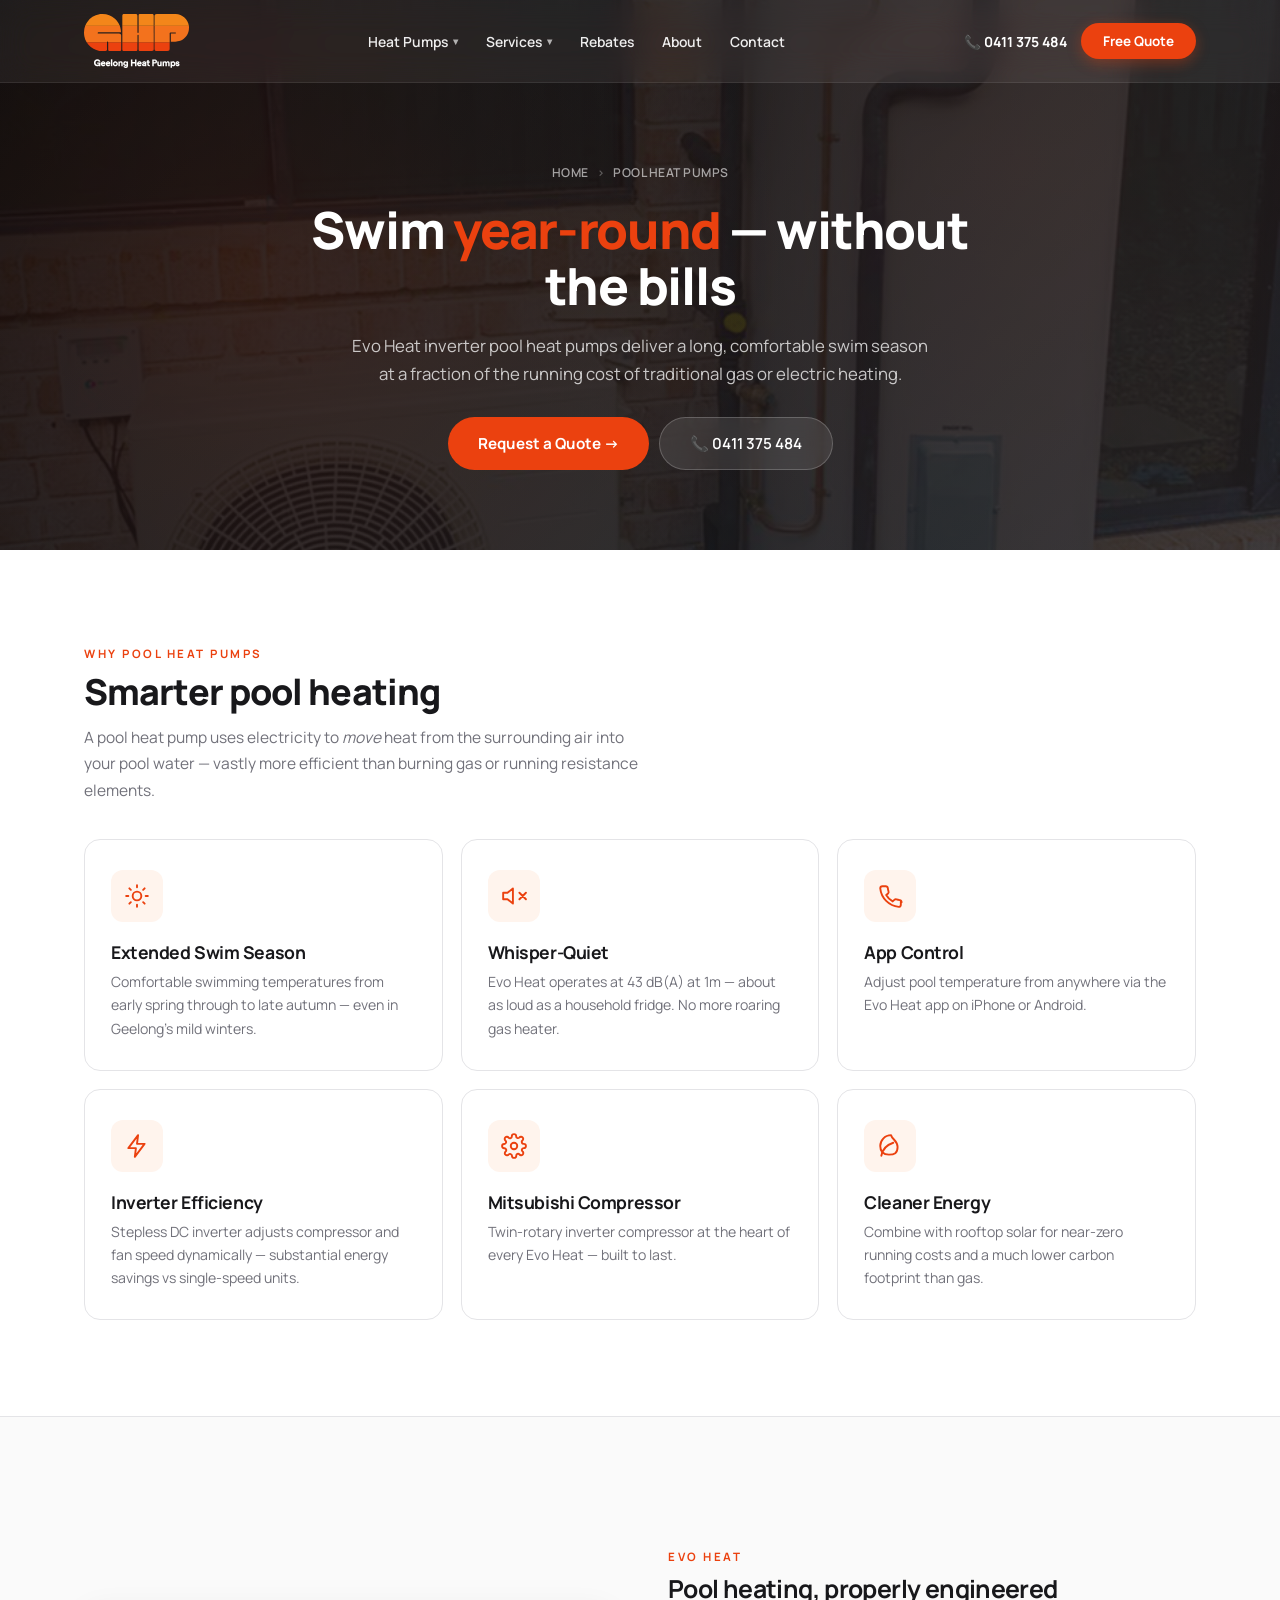
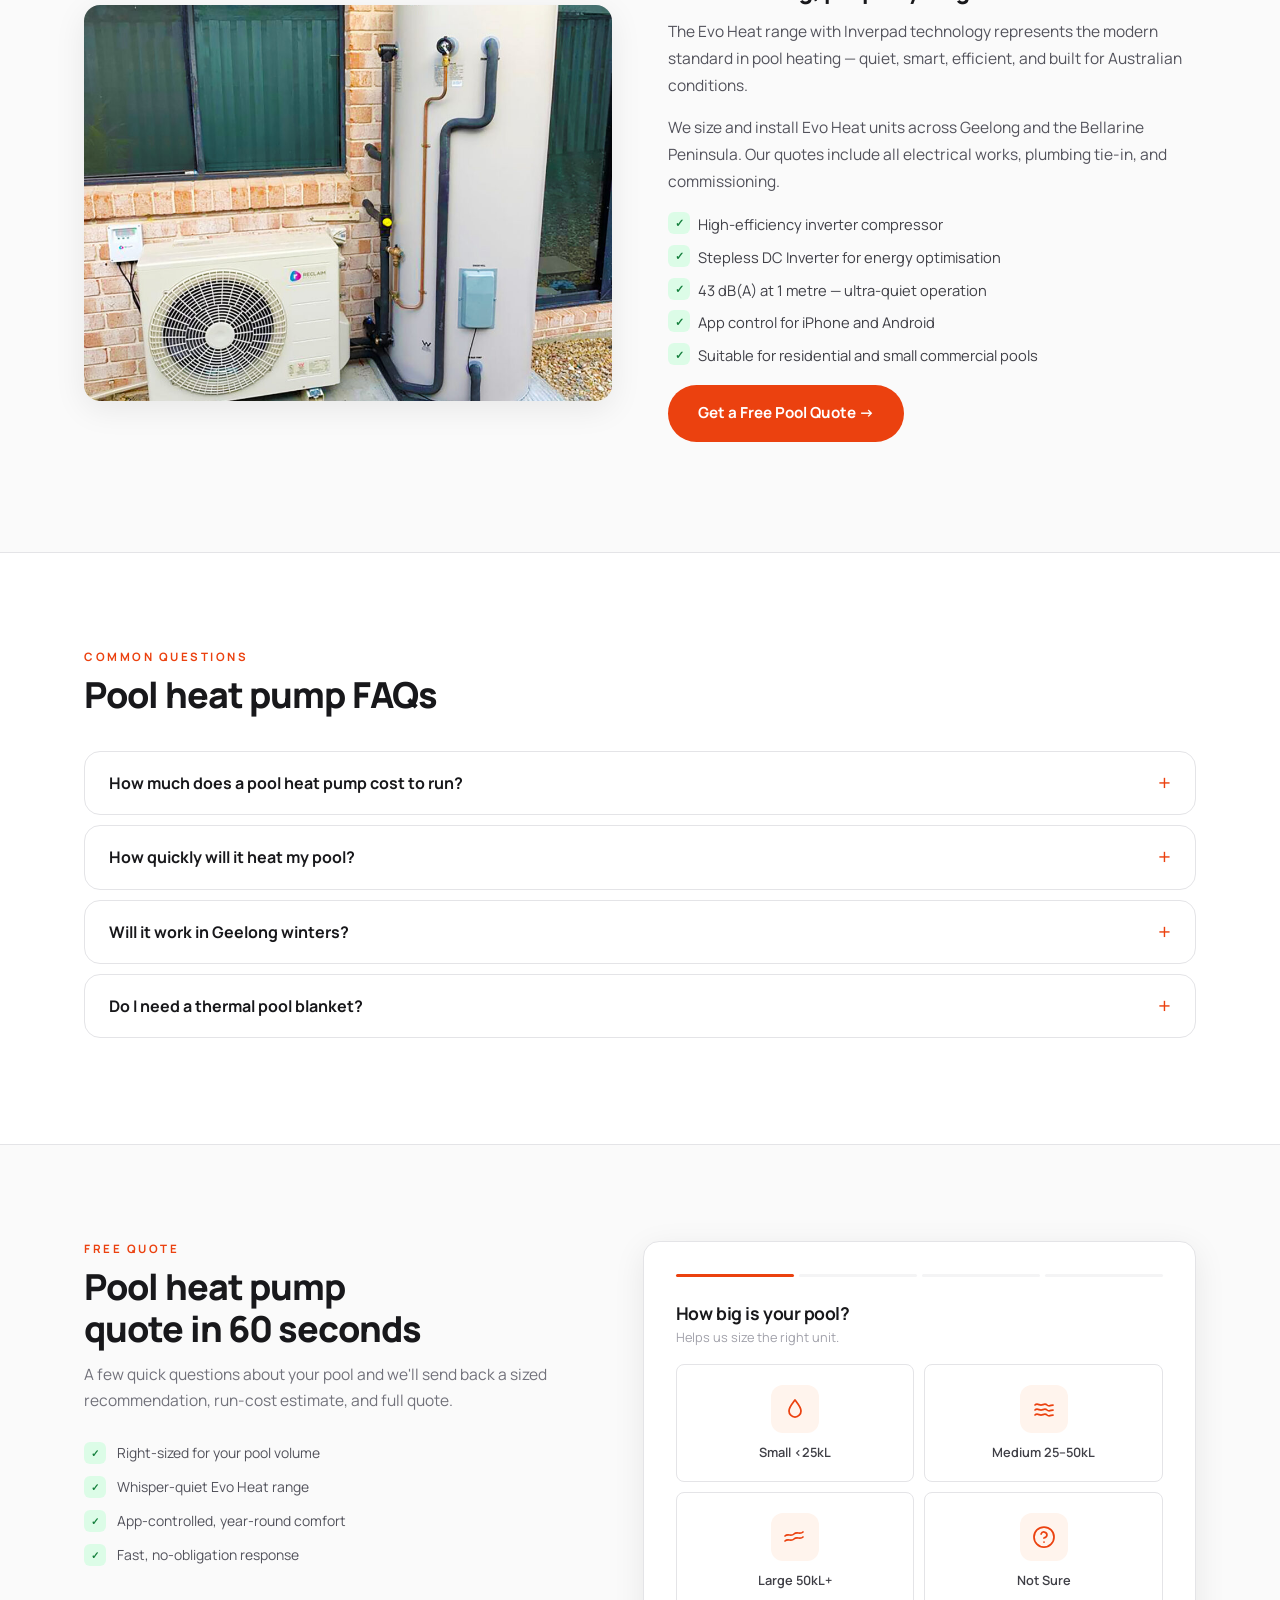
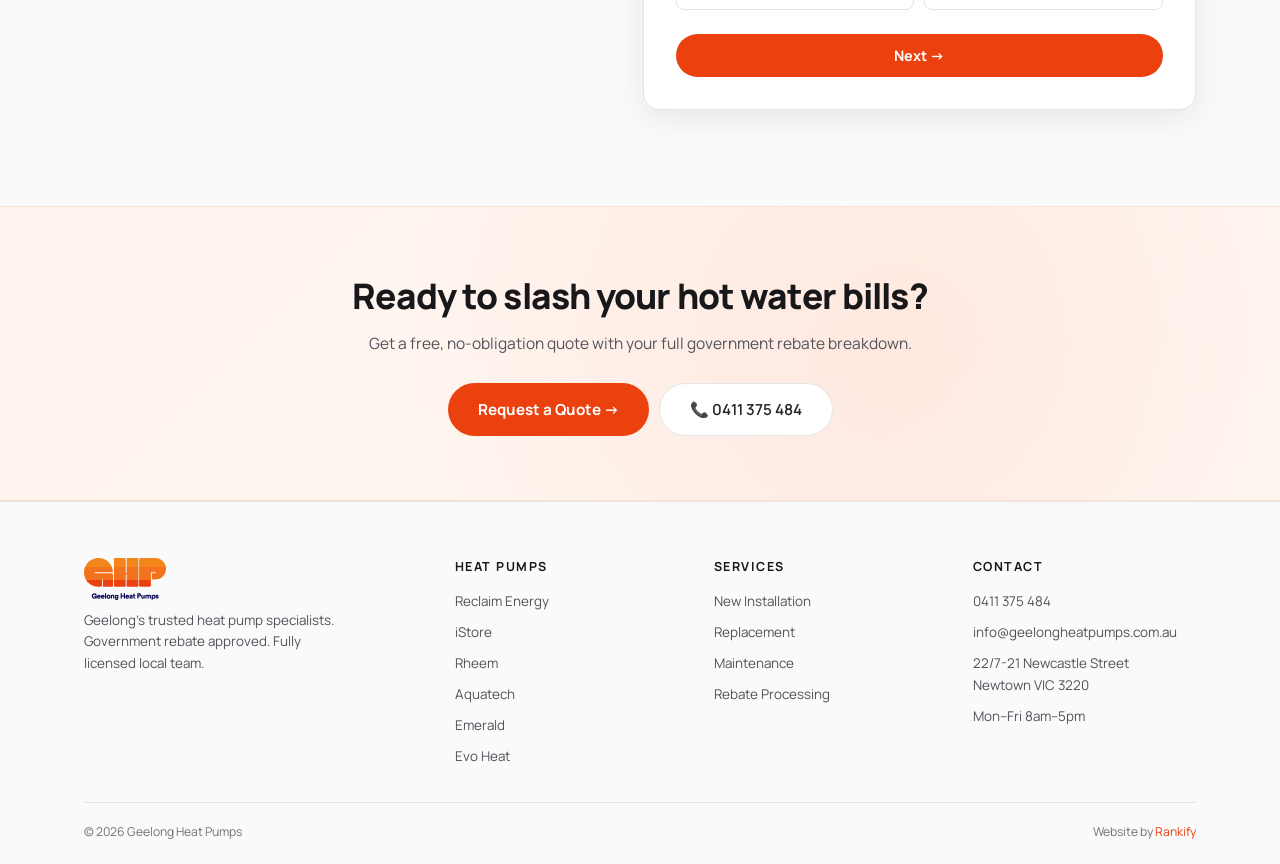
<file: pool-heat-pumps.html>
<!DOCTYPE html>
<html lang="en">
<head>
<!-- Google Tag Manager -->
<script>(function(w,d,s,l,i){w[l]=w[l]||[];w[l].push({'gtm.start':
new Date().getTime(),event:'gtm.js'});var f=d.getElementsByTagName(s)[0],
j=d.createElement(s),dl=l!='dataLayer'?'&l='+l:'';j.async=true;j.src=
'https://www.googletagmanager.com/gtm.js?id='+i+dl;f.parentNode.insertBefore(j,f);
})(window,document,'script','dataLayer','GTM-PTLHBR3W');</script>
<!-- End Google Tag Manager -->
<meta charset="UTF-8">
<meta name="viewport" content="width=device-width, initial-scale=1.0">
<link rel="icon" type="image/png" href="images/favicon.png"><link rel="icon" type="image/png" sizes="32x32" href="images/favicon-32x32.png"><link rel="icon" type="image/png" sizes="16x16" href="images/favicon-16x16.png"><link rel="apple-touch-icon" sizes="180x180" href="images/apple-touch-icon.png">
<link rel="preconnect" href="https://fonts.googleapis.com">
<link href="https://fonts.googleapis.com/css2?family=Manrope:wght@400;500;600;700;800&display=swap" rel="stylesheet">
<link rel="stylesheet" href="assets/site.css">
<title>Pool Heat&nbsp;Pumps | Geelong Heat&nbsp;Pumps</title>
<meta name="description" content="Evo Heat inverter pool heat&nbsp;pumps installed across Geelong and Bellarine. Whisper-quiet, app-controlled, year-round swimming at a fraction of the cost.">
</head>
<body>
<!-- Google Tag Manager (noscript) -->
<noscript><iframe src="https://www.googletagmanager.com/ns.html?id=GTM-PTLHBR3W"
height="0" width="0" style="display:none;visibility:hidden"></iframe></noscript>
<!-- End Google Tag Manager (noscript) -->
<nav class="nav" id="nav">
  <div class="nav-in">
    <a href="index.html" class="logo"><img src="images/logo-white-text.svg" alt="Geelong Heat&nbsp;Pumps" class="logo-light"><img src="images/logo-original.svg" alt="Geelong Heat&nbsp;Pumps" class="logo-dark"></a>
    <ul class="nav-l">
      <li class="has-dd"><a href="heat-pumps.html">Heat&nbsp;Pumps <span class="chev">&#9662;</span></a>
        <div class="dropdown">
          <a href="heat-pumps.html" class="dd-feat">Compare Heat&nbsp;Pumps</a>
          <div class="dd-sep"></div>
          <a href="reclaim.html">Reclaim Energy</a>
          <a href="istore.html">iStore</a>
          <a href="rheem.html">Rheem</a>
          <a href="aquatech.html">Aquatech</a>
          <a href="emeralds.html">Emerald</a>
          <a href="evoheat.html">Evo Heat</a>
        </div>
      </li>
      <li class="has-dd"><a href="services.html">Services <span class="chev">&#9662;</span></a>
        <div class="dropdown">
          <a href="services.html" class="dd-feat">All Services</a>
          <div class="dd-sep"></div>
          <a href="services.html#install">Heat&nbsp;Pump Installation</a>
          <a href="services.html#replace">System Replacement</a>
          <a href="services.html#maintain">Maintenance &amp; Repairs</a>
          <a href="pool-heat-pumps.html">Pool Heat&nbsp;Pumps</a>
          <a href="heating-cooling.html">Heating &amp; Cooling</a>
        </div>
      </li>
      <li><a href="rebates.html">Rebates</a></li>
      <li><a href="about.html">About</a></li>
      <li><a href="contact-us.html">Contact</a></li>
    </ul>
    <div class="nav-r">
      <a href="tel:0411375484" class="nav-ph">&#128222; 0411 375 484</a>
      <a href="#quote-form" class="nav-cta">Free Quote</a>
    </div>
    <button class="mob-tog" aria-label="Menu"><span></span><span></span><span></span></button>
  </div>
</nav>
<aside class="mdrawer" id="mdrawer"><button class="mdrawer-close" type="button" aria-label="Close menu">&times;</button>
  <ul class="mdrawer-list">
    <li><a href="index.html">Home</a></li>
    <li class="mdd">
      <button class="mdd-tog" type="button">Heat&nbsp;Pumps <span class="mdd-chev">&#9662;</span></button>
      <ul class="mdd-sub">
        <li><a href="heat-pumps.html" class="dd-feat-mob">Compare Heat&nbsp;Pumps</a></li>
        <li><a href="reclaim.html">Reclaim Energy</a></li>
        <li><a href="istore.html">iStore</a></li>
        <li><a href="rheem.html">Rheem</a></li>
        <li><a href="aquatech.html">Aquatech</a></li>
        <li><a href="emeralds.html">Emerald</a></li>
        <li><a href="evoheat.html">Evo Heat</a></li>
      </ul>
    </li>
    <li class="mdd">
      <button class="mdd-tog" type="button">Services <span class="mdd-chev">&#9662;</span></button>
      <ul class="mdd-sub">
        <li><a href="services.html" class="dd-feat-mob">All Services</a></li>
        <li><a href="services.html#install">Heat&nbsp;Pump Installation</a></li>
        <li><a href="services.html#replace">System Replacement</a></li>
        <li><a href="services.html#maintain">Maintenance &amp; Repairs</a></li>
        <li><a href="pool-heat-pumps.html">Pool Heat&nbsp;Pumps</a></li>
        <li><a href="heating-cooling.html">Heating &amp; Cooling</a></li>
      </ul>
    </li>
    <li><a href="rebates.html">Rebates</a></li>
    <li><a href="about.html">About</a></li>
    <li><a href="contact-us.html">Contact</a></li>
  </ul>
  <div class="mdrawer-cta">
    <a href="tel:0411375484" class="mc-call">&#128222; 0411 375 484</a>
    <a href="#quote-form" class="mc-quote">Get a Free Quote &rarr;</a>
  </div>
</aside>
<section class="phero">
  <div class="phero-bg"><img src="images/install-reclaim-hero.jpg" alt=""></div>
  <div class="phero-inner ctr">
    <div class="crumb"><a href="index.html">Home</a><span class="sep">&rsaquo;</span> Pool Heat&nbsp;Pumps</div>
    <h1>Swim <span class='em'>year-round</span> &mdash; without the bills</h1>
    <p>Evo Heat inverter pool heat&nbsp;pumps deliver a long, comfortable swim season at a fraction of the running cost of traditional gas or electric heating.</p>
    <div class="phero-btns">
      <a href="#quote-form" class="btn-p">Request a Quote &rarr;</a>
      <a href="tel:0411375484" class="btn-glass">&#128222; 0411 375 484</a>
    </div>
  </div>
</section>

<section class="sec">
  <div class="ctr">
    <div class="sec-tag fade">Why Pool Heat&nbsp;Pumps</div>
    <h2 class="sec-t fade">Smarter pool heating</h2>
    <p class="sec-sub fade">A pool heat&nbsp;pump uses electricity to <em>move</em> heat from the surrounding air into your pool water &mdash; vastly more efficient than burning gas or running resistance elements.</p>
    <div class="fg">
      <div class="fg-card fade"><div class="fg-ico"><svg viewBox="0 0 24 24" aria-hidden="true"><circle cx="12" cy="12" r="4"/><path d="M12 2v2M12 20v2M4.93 4.93l1.41 1.41M17.66 17.66l1.41 1.41M2 12h2M20 12h2M4.93 19.07l1.41-1.41M17.66 6.34l1.41-1.41"/></svg></div><h4>Extended Swim Season</h4><p>Comfortable swimming temperatures from early spring through to late autumn &mdash; even in Geelong's mild winters.</p></div>
      <div class="fg-card fade"><div class="fg-ico"><svg viewBox="0 0 24 24" aria-hidden="true"><path d="M11 5 6 9H2v6h4l5 4V5zM23 9l-6 6M17 9l6 6"/></svg></div><h4>Whisper-Quiet</h4><p>Evo Heat operates at 43 dB(A) at 1m &mdash; about as loud as a household fridge. No more roaring gas heater.</p></div>
      <div class="fg-card fade"><div class="fg-ico"><svg viewBox="0 0 24 24" aria-hidden="true"><path d="M22 17v3a2 2 0 0 1-2 2 19 19 0 0 1-17-17 2 2 0 0 1 2-2h3a2 2 0 0 1 2 1.7c.1 1 .3 2 .6 2.9a2 2 0 0 1-.4 2L8.5 11a16 16 0 0 0 6 6l1.5-1.4a2 2 0 0 1 2-.4c.9.3 2 .5 3 .6a2 2 0 0 1 1.7 2Z"/></svg></div><h4>App Control</h4><p>Adjust pool temperature from anywhere via the Evo Heat app on iPhone or Android.</p></div>
      <div class="fg-card fade"><div class="fg-ico"><svg viewBox="0 0 24 24" aria-hidden="true"><path d="M13 2 4 14h7l-1 8 9-12h-7l1-8Z"/></svg></div><h4>Inverter Efficiency</h4><p>Stepless DC inverter adjusts compressor and fan speed dynamically &mdash; substantial energy savings vs single-speed units.</p></div>
      <div class="fg-card fade"><div class="fg-ico"><svg viewBox="0 0 24 24" aria-hidden="true"><circle cx="12" cy="12" r="3"/><path d="M19.4 15a1.7 1.7 0 0 0 .3 1.8l.1.1a2 2 0 1 1-2.8 2.8l-.1-.1a1.7 1.7 0 0 0-1.8-.3 1.7 1.7 0 0 0-1 1.5V21a2 2 0 0 1-4 0v-.1a1.7 1.7 0 0 0-1.1-1.5 1.7 1.7 0 0 0-1.8.3l-.1.1a2 2 0 1 1-2.8-2.8l.1-.1a1.7 1.7 0 0 0 .3-1.8 1.7 1.7 0 0 0-1.5-1H3a2 2 0 0 1 0-4h.1a1.7 1.7 0 0 0 1.5-1.1 1.7 1.7 0 0 0-.3-1.8l-.1-.1a2 2 0 1 1 2.8-2.8l.1.1a1.7 1.7 0 0 0 1.8.3h.1a1.7 1.7 0 0 0 1-1.5V3a2 2 0 0 1 4 0v.1a1.7 1.7 0 0 0 1 1.5 1.7 1.7 0 0 0 1.8-.3l.1-.1a2 2 0 1 1 2.8 2.8l-.1.1a1.7 1.7 0 0 0-.3 1.8v.1a1.7 1.7 0 0 0 1.5 1H21a2 2 0 0 1 0 4h-.1a1.7 1.7 0 0 0-1.5 1Z"/></svg></div><h4>Mitsubishi Compressor</h4><p>Twin-rotary inverter compressor at the heart of every Evo Heat &mdash; built to last.</p></div>
      <div class="fg-card fade"><div class="fg-ico"><svg viewBox="0 0 24 24" aria-hidden="true"><path d="M11 20c-5 0-8-3-8-8 0-5 4-10 10-10 1 4 6 5 6 11s-3 7-8 7Z"/><path d="M4 21c1-6 5-10 11-12"/></svg></div><h4>Cleaner Energy</h4><p>Combine with rooftop solar for near-zero running costs and a much lower carbon footprint than gas.</p></div>
    </div>
  </div>
</section>

<section class="sec" style="background:var(--g50);border-top:1px solid var(--g200);border-bottom:1px solid var(--g200)">
  <div class="ctr">
    <div class="content-g">
      <div class="content-img fade"><img src="images/install-reclaim-hero.jpg" alt="Pool heat&nbsp;pump installation"></div>
      <div class="content-body fade">
        <div class="sec-tag">Evo Heat</div>
        <h3>Pool heating, properly engineered</h3>
        <p>The Evo Heat range with Inverpad technology represents the modern standard in pool heating &mdash; quiet, smart, efficient, and built for Australian conditions.</p>
        <p>We size and install Evo Heat units across Geelong and the Bellarine Peninsula. Our quotes include all electrical works, plumbing tie-in, and commissioning.</p>
        <ul class="tlist">
          <li>High-efficiency inverter compressor</li>
          <li>Stepless DC Inverter for energy optimisation</li>
          <li>43 dB(A) at 1 metre &mdash; ultra-quiet operation</li>
          <li>App control for iPhone and Android</li>
          <li>Suitable for residential and small commercial pools</li>
        </ul>
        <p style="margin-top:18px"><a href="#quote-form" class="btn-p">Get a Free Pool Quote &rarr;</a></p>
      </div>
    </div>
  </div>
</section>

<section class="sec">
  <div class="ctr">
    <div class="sec-tag fade">Common Questions</div>
    <h2 class="sec-t fade">Pool heat&nbsp;pump FAQs</h2>
    <div class="faqs">
      <details class="faq fade"><summary>How much does a pool heat&nbsp;pump cost to run?</summary><div class="faq-body"><p>It depends on pool size, target temperature, blanket use, and your electricity tariff &mdash; but inverter pool pumps typically run at a fraction of the cost of gas or electric resistance heating. Pair with solar and you can heat your pool for next to nothing.</p></div></details>
      <details class="faq fade"><summary>How quickly will it heat my pool?</summary><div class="faq-body"><p>Heat-up time depends on pool volume and ambient temperature, but most residential pools reach swimming temperature within 24&ndash;48 hours from cold. A good thermal blanket roughly doubles efficiency.</p></div></details>
      <details class="faq fade"><summary>Will it work in Geelong winters?</summary><div class="faq-body"><p>Yes &mdash; modern inverter pool pumps work efficiently down into the low single digits. You'll lose some swim season at the very coldest weeks, but most months are comfortably swimmable.</p></div></details>
      <details class="faq fade"><summary>Do I need a thermal pool blanket?</summary><div class="faq-body"><p>We strongly recommend one. A blanket can halve your running costs by drastically reducing overnight heat loss and evaporation.</p></div></details>
    </div>
  </div>
</section>

<section class="sec form-sec" id="quote">
  <div class="ctr">
    <div class="form-g">
      <div class="form-info fade">
        <div class="sec-tag">Free Quote</div>
        <h2 class="sec-t">Pool heat&nbsp;pump<br>quote in 60 seconds</h2>
        <p class="sec-sub">A few quick questions about your pool and we&apos;ll send back a sized recommendation, run-cost estimate, and full quote.</p>
        <div class="fperks">
          <div class="fperk"><div class="fpd">&#10003;</div>Right-sized for your pool volume</div>
          <div class="fperk"><div class="fpd">&#10003;</div>Whisper-quiet Evo Heat range</div>
          <div class="fperk"><div class="fpd">&#10003;</div>App-controlled, year-round comfort</div>
          <div class="fperk"><div class="fpd">&#10003;</div>Fast, no-obligation response</div>
        </div>
      </div>
      <div class="qform fade" data-context="Pool Heat&nbsp;Pump" id="quote-form">
        <div class="qform-head"><div class="qh-tag">Free Quote</div><h3>Get a Free Quote</h3></div>
        <div class="fsteps"><div class="fstep active"></div><div class="fstep"></div><div class="fstep"></div><div class="fstep"></div></div>
        <div class="fslide active" data-s="1" data-field="Pool Size">
          <h3>How big is your pool?</h3><p class="fsub">Helps us size the right unit.</p>
          <div class="og">
            <button class="ob" data-v="Small (under 25,000L)"><div class="oico"><svg viewBox="0 0 24 24" aria-hidden="true"><path d="M12 3c-3 4-6 7-6 11a6 6 0 0 0 12 0c0-4-3-7-6-11Z"/></svg></div><div class="olbl">Small &lt;25kL</div></button>
            <button class="ob" data-v="Medium (25-50,000L)"><div class="oico"><svg viewBox="0 0 24 24" aria-hidden="true"><path d="M3 18c2-2 4 0 6 0s4-2 6 0 4 0 6 0M3 13c2-2 4 0 6 0s4-2 6 0 4 0 6 0M3 8c2-2 4 0 6 0s4-2 6 0 4 0 6 0"/></svg></div><div class="olbl">Medium 25&ndash;50kL</div></button>
            <button class="ob" data-v="Large (over 50,000L)"><div class="oico"><svg viewBox="0 0 24 24" aria-hidden="true"><path d="M2 16c3-3 6 1 9-2 3-3 6 1 9-2M2 11c3-3 6 1 9-2 3-3 6 1 9-2"/></svg></div><div class="olbl">Large 50kL+</div></button>
            <button class="ob" data-v="Not Sure"><div class="oico"><svg viewBox="0 0 24 24" aria-hidden="true"><circle cx="12" cy="12" r="10"/><path d="M9.1 9a3 3 0 0 1 5.83 1c0 2-3 3-3 3"/><line x1="12" y1="17" x2="12.01" y2="17"/></svg></div><div class="olbl">Not Sure</div></button>
          </div>
          <div class="fnav"><button class="fn">Next &rarr;</button></div>
        </div>
        <div class="fslide" data-s="2" data-field="Current Heating">
          <h3>How is your pool heated now?</h3><p class="fsub">If at all.</p>
          <div class="og">
            <button class="ob" data-v="None"><div class="oico"><svg viewBox="0 0 24 24" aria-hidden="true"><circle cx="12" cy="12" r="9"/><path d="M8 8l8 8M16 8l-8 8"/></svg></div><div class="olbl">No Heating</div></button>
            <button class="ob" data-v="Gas"><div class="oico"><svg viewBox="0 0 24 24" aria-hidden="true"><path d="M12 2c-2 3-5 6-5 11a5 5 0 0 0 10 0c0-4-3-7-5-11Z"/></svg></div><div class="olbl">Gas</div></button>
            <button class="ob" data-v="Electric"><div class="oico"><svg viewBox="0 0 24 24" aria-hidden="true"><path d="M13 2 4 14h7l-1 8 9-12h-7l1-8Z"/></svg></div><div class="olbl">Electric</div></button>
            <button class="ob" data-v="Solar"><div class="oico"><svg viewBox="0 0 24 24" aria-hidden="true"><circle cx="12" cy="12" r="4"/><path d="M12 2v2M12 20v2M4.93 4.93l1.41 1.41M17.66 17.66l1.41 1.41M2 12h2M20 12h2M4.93 19.07l1.41-1.41M17.66 6.34l1.41-1.41"/></svg></div><div class="olbl">Solar</div></button>
          </div>
          <div class="fnav"><button class="fb">&larr; Back</button><button class="fn">Next &rarr;</button></div>
        </div>
        <div class="fslide" data-s="3" data-field="Project Type">
          <h3>What do you need?</h3><p class="fsub">New install, replacement or service.</p>
          <div class="og">
            <button class="ob" data-v="New Install"><div class="oico"><svg viewBox="0 0 24 24" aria-hidden="true"><path d="M12 4v16M4 12h16"/></svg></div><div class="olbl">New Install</div></button>
            <button class="ob" data-v="Replacement"><div class="oico"><svg viewBox="0 0 24 24" aria-hidden="true"><path d="M3 12a9 9 0 0 1 15-6l3 3M21 3v6h-6"/><path d="M21 12a9 9 0 0 1-15 6l-3-3M3 21v-6h6"/></svg></div><div class="olbl">Replacement</div></button>
            <button class="ob" data-v="Service"><div class="oico"><svg viewBox="0 0 24 24" aria-hidden="true"><path d="M3 20h18M7 16V8M12 16V4M17 16v-6"/></svg></div><div class="olbl">Service</div></button>
            <button class="ob" data-v="Just Advice"><div class="oico"><svg viewBox="0 0 24 24" aria-hidden="true"><path d="M21 12c0 4-4 7-9 7-1.5 0-3-.3-4.2-.8L3 20l1.2-3.6C3.4 15.4 3 13.7 3 12c0-4 4-7 9-7s9 3 9 7Z"/></svg></div><div class="olbl">Just Advice</div></button>
          </div>
          <div class="fnav"><button class="fb">&larr; Back</button><button class="fn">Next &rarr;</button></div>
        </div>
        <div class="fslide" data-s="4">
          <h3>Almost done &mdash; your details</h3><p class="fsub">We&apos;ll be in touch soon.</p>
          <input type="text" class="finp" placeholder="Your name">
          <input type="tel" class="finp" placeholder="Phone number">
          <input type="email" class="finp" placeholder="Email address">
          <input type="text" class="finp" placeholder="Suburb">
          <textarea class="finp" placeholder="Pool details, surrounds, anything we should know (optional)" data-optional></textarea>
          <input type="text" name="_honey" style="display:none" tabindex="-1" autocomplete="off"><div class="fnav"><button class="fb">&larr; Back</button><button class="fn" data-action="submit">Request My Quote &rarr;</button></div>
        </div>
        <div class="fslide" data-s="5">
          <div style="text-align:center;padding:28px 0"><div style="font-size:2.2rem;margin-bottom:10px">&#9989;</div><h3 style="margin-bottom:6px">We&apos;re On It!</h3><p class="fsub" style="margin:0">Your enquiry has been sent — we&apos;ll be in touch as soon as possible with your personalised quote and rebate breakdown. Need urgent help? Call <a href="tel:0411375484" style="color:var(--orange);font-weight:700">0411 375 484</a>.</p></div>
        </div>
      </div>
    </div>
  </div>
</section>
<section class="cta-strip">
  <div class="ctr">
    <h2 class="fade">Ready to slash your hot&nbsp;water bills?</h2>
    <p class="fade">Get a free, no-obligation quote with your full government rebate breakdown.</p>
    <div class="cta-strip-btns fade">
      <a href="#quote-form" class="btn-p">Request a Quote &rarr;</a>
      <a href="tel:0411375484" class="btn-glass">&#128222; 0411 375 484</a>
    </div>
  </div>
</section>
<footer class="foot">
  <div class="ctr">
    <div class="foot-g">
      <div class="foot-brand">
        <a href="index.html" class="logo"><img src="images/logo-white-text.svg" alt="Geelong Heat&nbsp;Pumps" class="logo-light"><img src="images/logo-original.svg" alt="Geelong Heat&nbsp;Pumps" class="logo-dark"></a>
        <p>Geelong's trusted heat&nbsp;pump specialists. Government rebate approved. Fully licensed local team.</p>
      </div>
      <div><h4>Heat&nbsp;Pumps</h4><ul class="foot-l">
        <li><a href="reclaim.html">Reclaim Energy</a></li>
        <li><a href="istore.html">iStore</a></li>
        <li><a href="rheem.html">Rheem</a></li>
        <li><a href="aquatech.html">Aquatech</a></li>
        <li><a href="emeralds.html">Emerald</a></li>
        <li><a href="evoheat.html">Evo Heat</a></li>
      </ul></div>
      <div><h4>Services</h4><ul class="foot-l">
        <li><a href="services.html">New Installation</a></li>
        <li><a href="services.html">Replacement</a></li>
        <li><a href="services.html">Maintenance</a></li>
        <li><a href="rebates.html">Rebate Processing</a></li>
              </ul></div>
      <div><h4>Contact</h4><ul class="foot-l">
        <li><a href="tel:0411375484">0411 375 484</a></li>
        <li><a href="mailto:info@geelongheatpumps.com.au">info@geelongheatpumps.com.au</a></li>
        <li><a>22/7-21 Newcastle Street<br>Newtown VIC 3220</a></li>
        <li><a>Mon&ndash;Fri 8am&ndash;5pm</a></li>
      </ul></div>
    </div>
    <div class="foot-b"><span>&copy; 2026 Geelong Heat&nbsp;Pumps</span><span>Website by <a href="https://rankify.com.au">Rankify</a></span></div>
  </div>
</footer>
<div class="sticky"><a href="tel:0411375484" class="sc">&#128222; Call</a><a href="#quote-form" class="sq">Free Quote</a></div>
<script src="assets/site.js"></script>
</body>
</html>
</file>
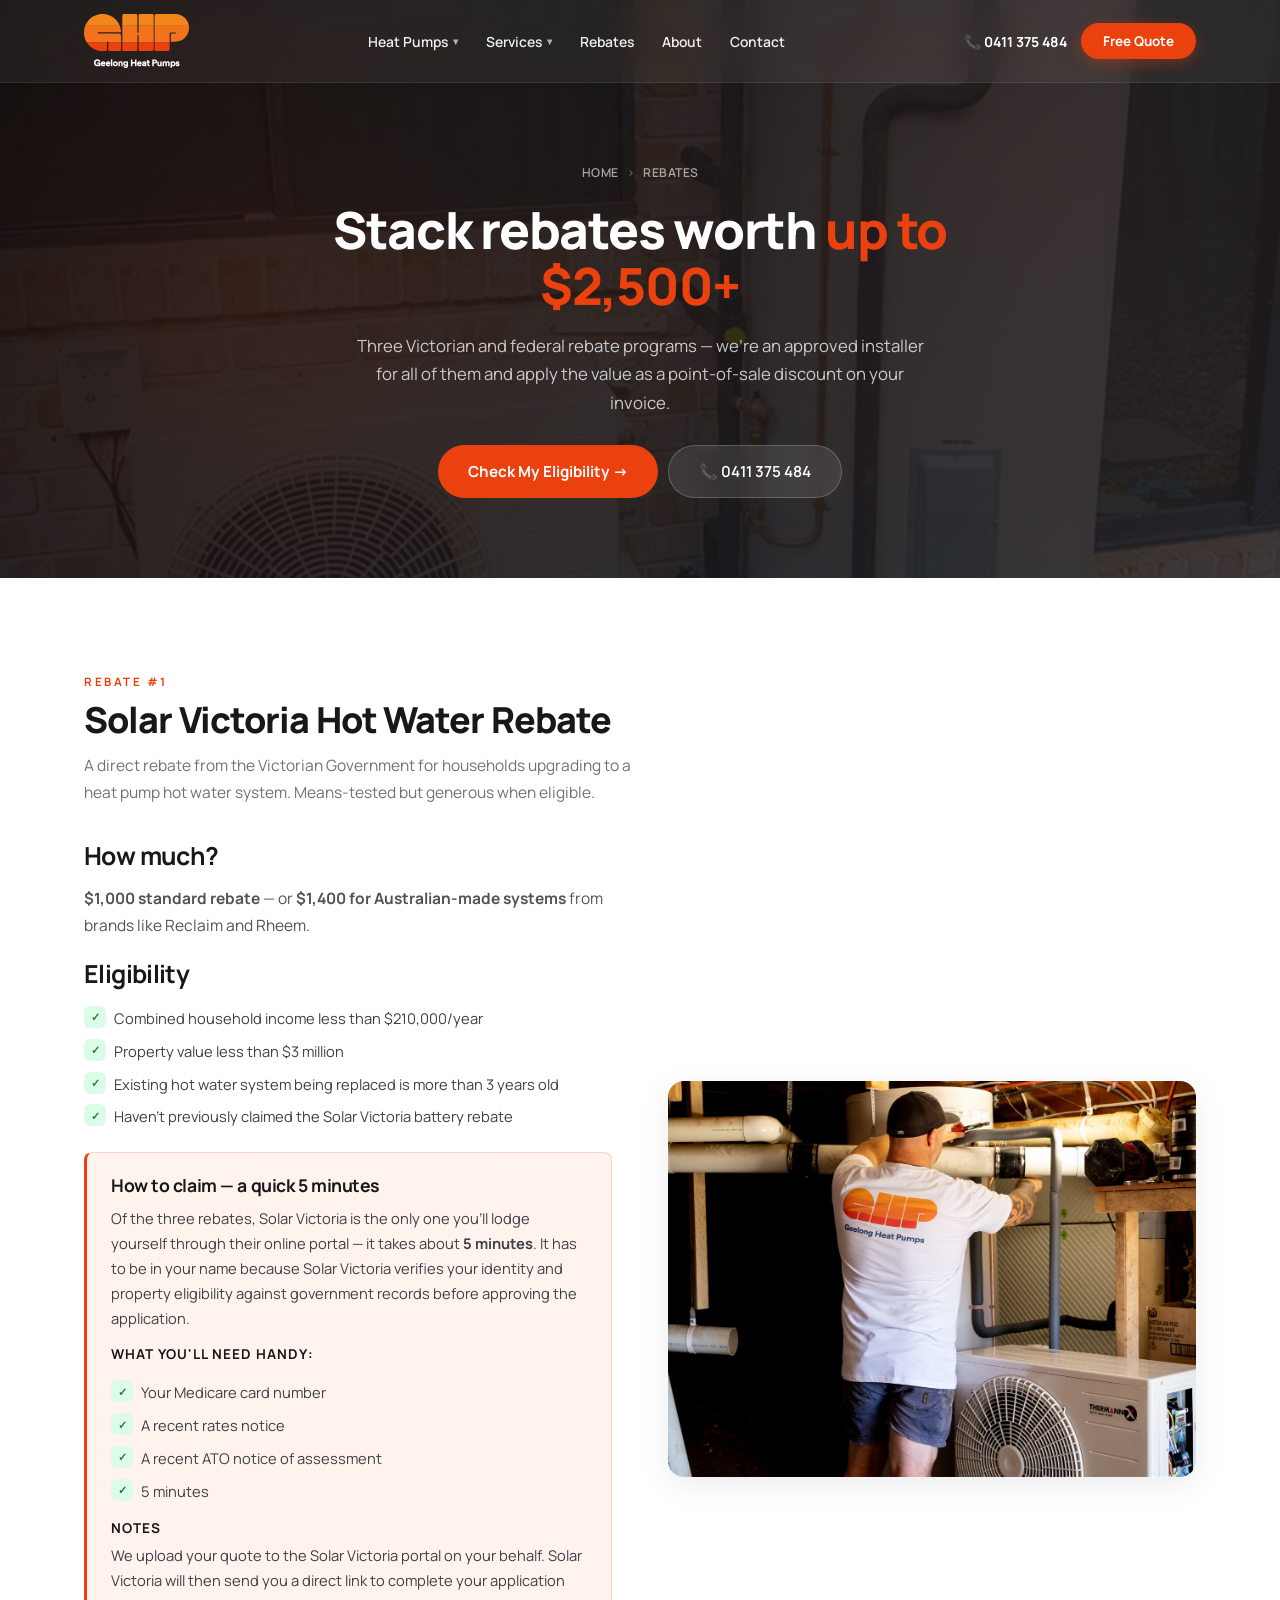
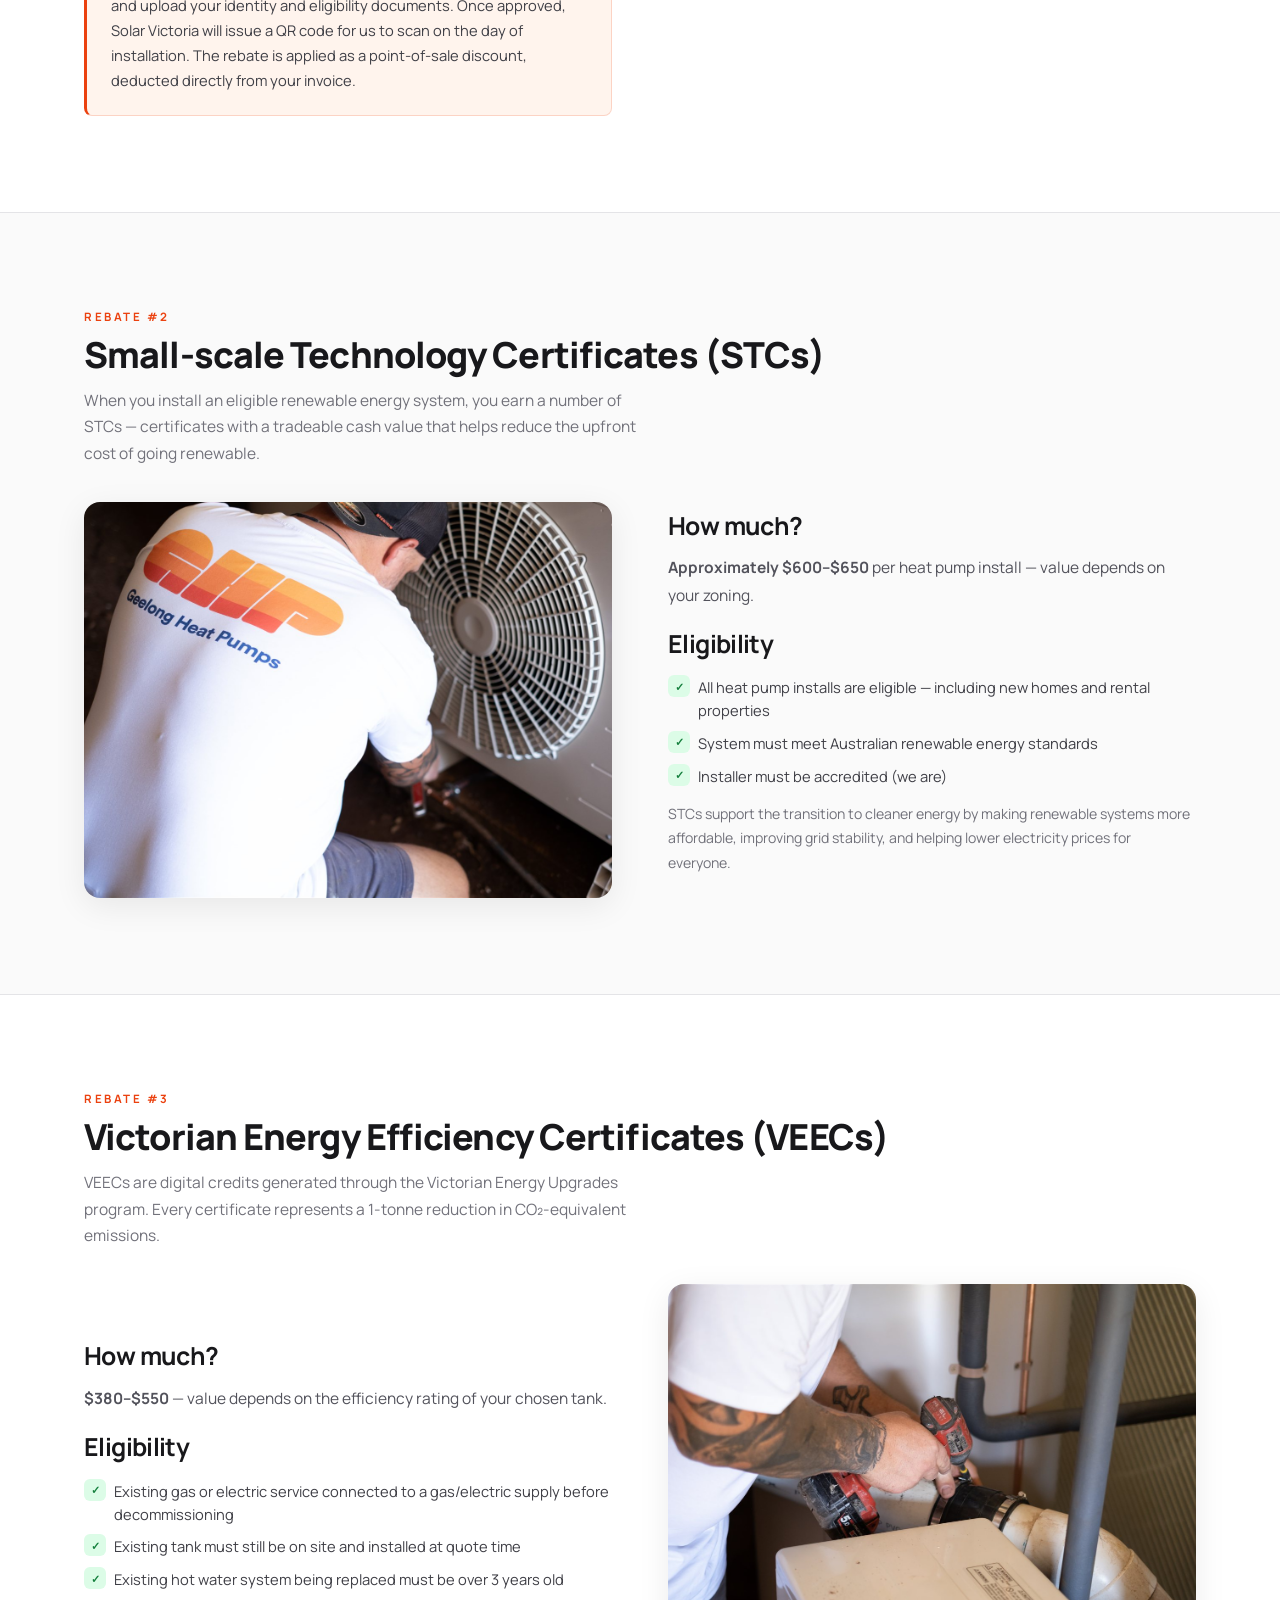
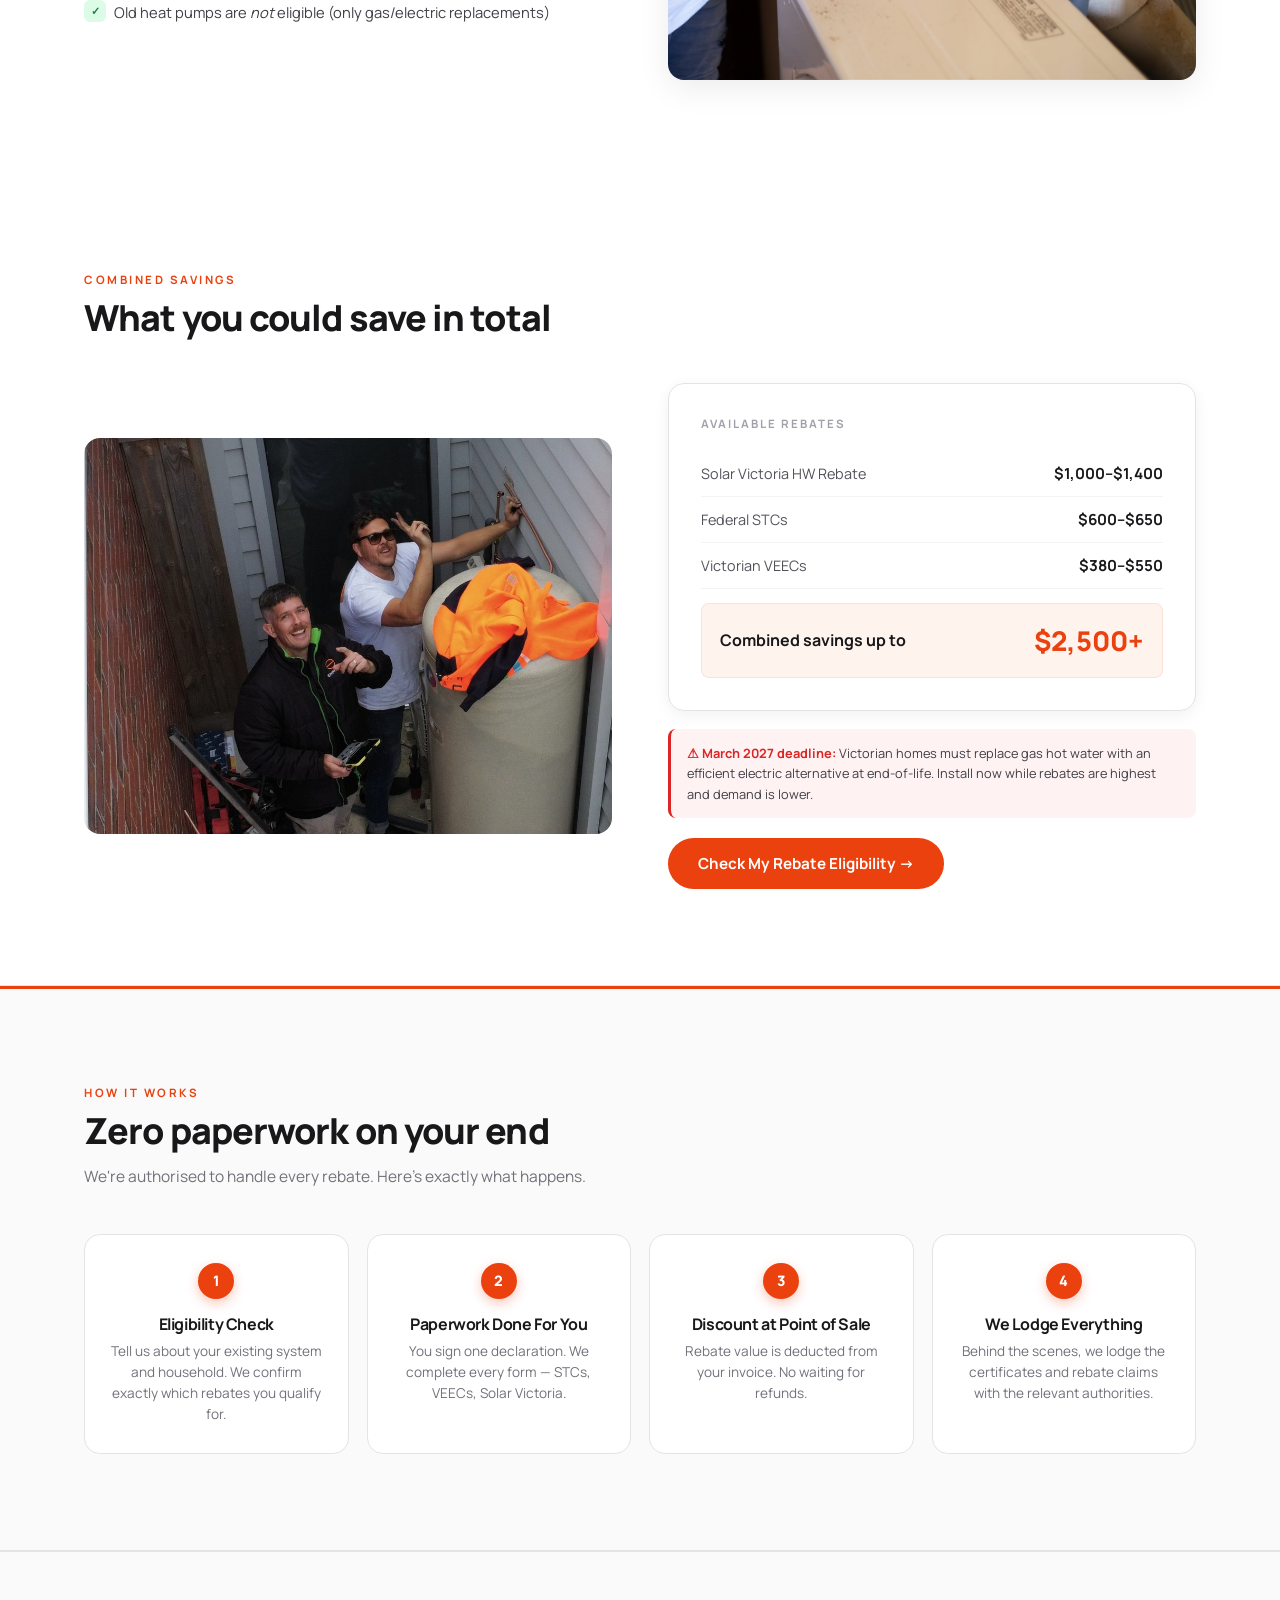
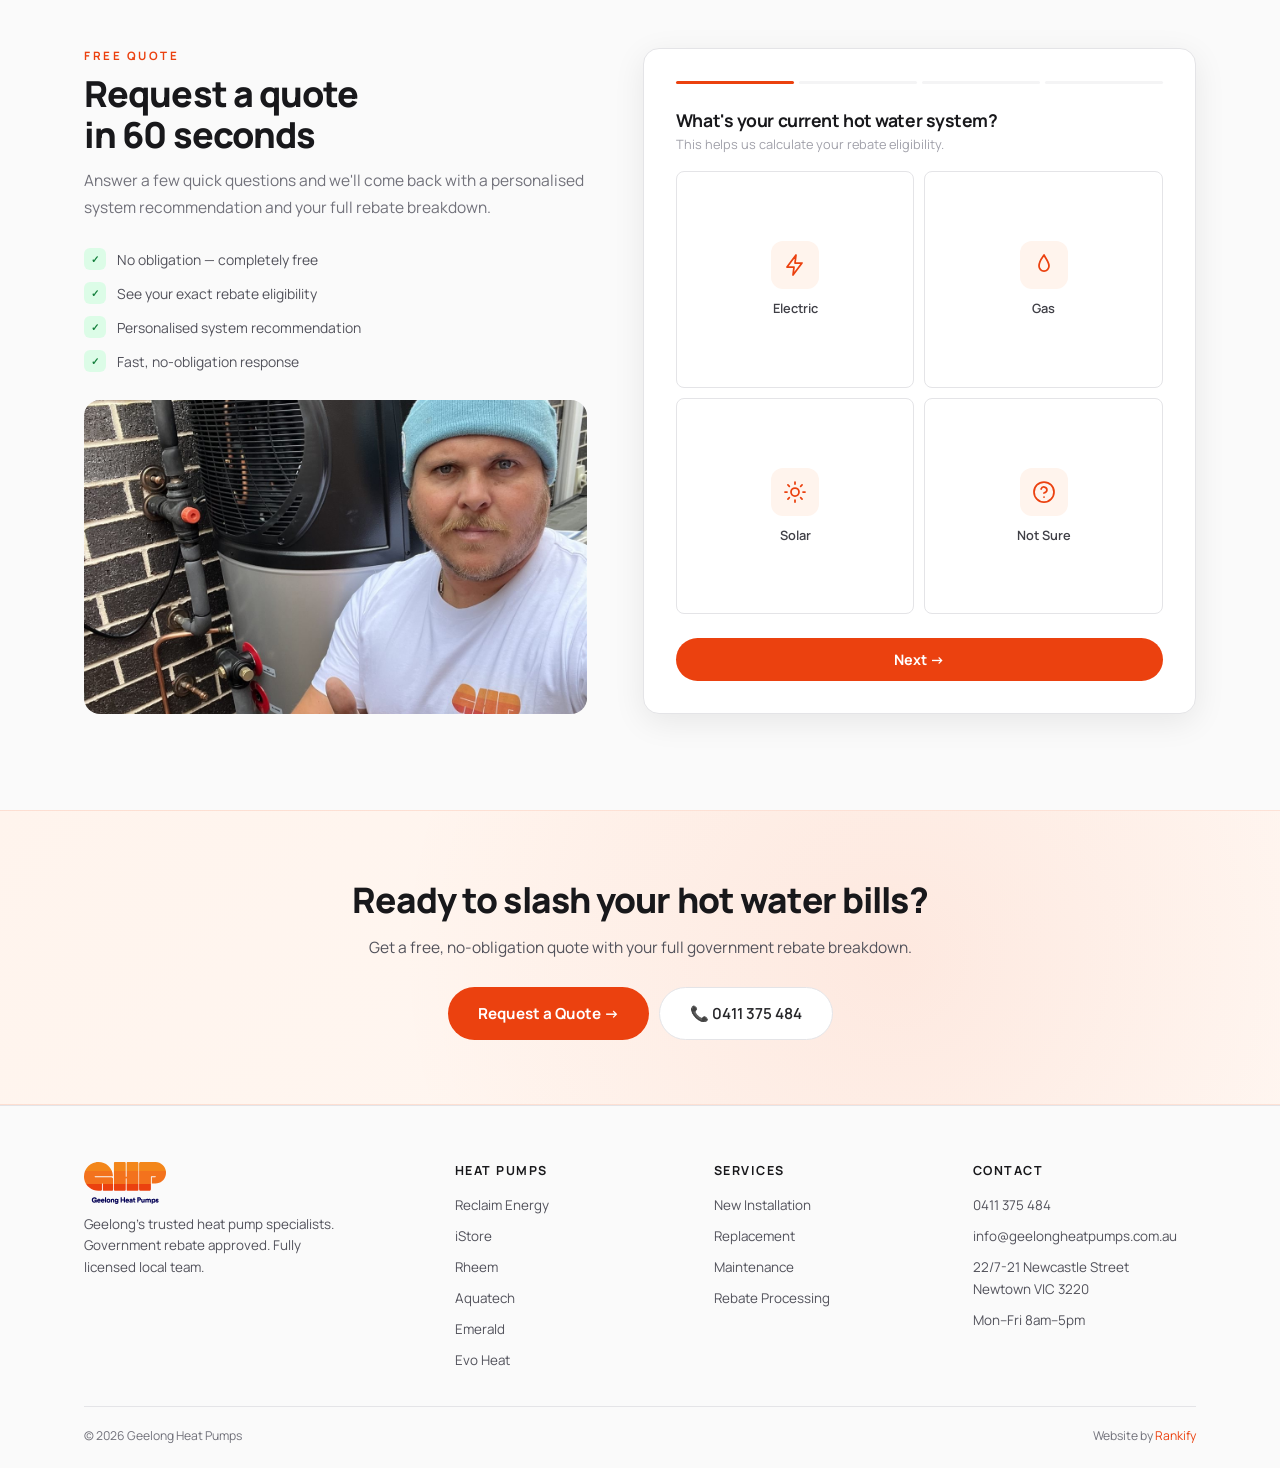
<file: rebates.html>
<!DOCTYPE html>
<html lang="en">
<head>
<!-- Google Tag Manager -->
<script>(function(w,d,s,l,i){w[l]=w[l]||[];w[l].push({'gtm.start':
new Date().getTime(),event:'gtm.js'});var f=d.getElementsByTagName(s)[0],
j=d.createElement(s),dl=l!='dataLayer'?'&l='+l:'';j.async=true;j.src=
'https://www.googletagmanager.com/gtm.js?id='+i+dl;f.parentNode.insertBefore(j,f);
})(window,document,'script','dataLayer','GTM-PTLHBR3W');</script>
<!-- End Google Tag Manager -->
<meta charset="UTF-8">
<meta name="viewport" content="width=device-width, initial-scale=1.0">
<link rel="icon" type="image/png" href="images/favicon.png"><link rel="icon" type="image/png" sizes="32x32" href="images/favicon-32x32.png"><link rel="icon" type="image/png" sizes="16x16" href="images/favicon-16x16.png"><link rel="apple-touch-icon" sizes="180x180" href="images/apple-touch-icon.png">
<link rel="preconnect" href="https://fonts.googleapis.com">
<link href="https://fonts.googleapis.com/css2?family=Manrope:wght@400;500;600;700;800&display=swap" rel="stylesheet">
<link rel="stylesheet" href="assets/site.css">
<title>Government Rebates | Geelong Heat&nbsp;Pumps</title>
<meta name="description" content="Save up to &#36;2,500+ on a heat&nbsp;pump with stacked Victorian and federal rebates. We handle all the paperwork &mdash; rebate value applied as point-of-sale discount.">
</head>
<body>
<!-- Google Tag Manager (noscript) -->
<noscript><iframe src="https://www.googletagmanager.com/ns.html?id=GTM-PTLHBR3W"
height="0" width="0" style="display:none;visibility:hidden"></iframe></noscript>
<!-- End Google Tag Manager (noscript) -->
<nav class="nav" id="nav">
  <div class="nav-in">
    <a href="index.html" class="logo"><img src="images/logo-white-text.svg" alt="Geelong Heat&nbsp;Pumps" class="logo-light"><img src="images/logo-original.svg" alt="Geelong Heat&nbsp;Pumps" class="logo-dark"></a>
    <ul class="nav-l">
      <li class="has-dd"><a href="heat-pumps.html">Heat&nbsp;Pumps <span class="chev">&#9662;</span></a>
        <div class="dropdown">
          <a href="heat-pumps.html" class="dd-feat">Compare Heat&nbsp;Pumps</a>
          <div class="dd-sep"></div>
          <a href="reclaim.html">Reclaim Energy</a>
          <a href="istore.html">iStore</a>
          <a href="rheem.html">Rheem</a>
          <a href="aquatech.html">Aquatech</a>
          <a href="emeralds.html">Emerald</a>
          <a href="evoheat.html">Evo Heat</a>
        </div>
      </li>
      <li class="has-dd"><a href="services.html">Services <span class="chev">&#9662;</span></a>
        <div class="dropdown">
          <a href="services.html" class="dd-feat">All Services</a>
          <div class="dd-sep"></div>
          <a href="services.html#install">Heat&nbsp;Pump Installation</a>
          <a href="services.html#replace">System Replacement</a>
          <a href="services.html#maintain">Maintenance &amp; Repairs</a>
          <a href="pool-heat-pumps.html">Pool Heat&nbsp;Pumps</a>
          <a href="heating-cooling.html">Heating &amp; Cooling</a>
        </div>
      </li>
      <li><a href="rebates.html">Rebates</a></li>
      <li><a href="about.html">About</a></li>
      <li><a href="contact-us.html">Contact</a></li>
    </ul>
    <div class="nav-r">
      <a href="tel:0411375484" class="nav-ph">&#128222; 0411 375 484</a>
      <a href="#quote-form" class="nav-cta">Free Quote</a>
    </div>
    <button class="mob-tog" aria-label="Menu"><span></span><span></span><span></span></button>
  </div>
</nav>
<aside class="mdrawer" id="mdrawer"><button class="mdrawer-close" type="button" aria-label="Close menu">&times;</button>
  <ul class="mdrawer-list">
    <li><a href="index.html">Home</a></li>
    <li class="mdd">
      <button class="mdd-tog" type="button">Heat&nbsp;Pumps <span class="mdd-chev">&#9662;</span></button>
      <ul class="mdd-sub">
        <li><a href="heat-pumps.html" class="dd-feat-mob">Compare Heat&nbsp;Pumps</a></li>
        <li><a href="reclaim.html">Reclaim Energy</a></li>
        <li><a href="istore.html">iStore</a></li>
        <li><a href="rheem.html">Rheem</a></li>
        <li><a href="aquatech.html">Aquatech</a></li>
        <li><a href="emeralds.html">Emerald</a></li>
        <li><a href="evoheat.html">Evo Heat</a></li>
      </ul>
    </li>
    <li class="mdd">
      <button class="mdd-tog" type="button">Services <span class="mdd-chev">&#9662;</span></button>
      <ul class="mdd-sub">
        <li><a href="services.html" class="dd-feat-mob">All Services</a></li>
        <li><a href="services.html#install">Heat&nbsp;Pump Installation</a></li>
        <li><a href="services.html#replace">System Replacement</a></li>
        <li><a href="services.html#maintain">Maintenance &amp; Repairs</a></li>
        <li><a href="pool-heat-pumps.html">Pool Heat&nbsp;Pumps</a></li>
        <li><a href="heating-cooling.html">Heating &amp; Cooling</a></li>
      </ul>
    </li>
    <li><a href="rebates.html">Rebates</a></li>
    <li><a href="about.html">About</a></li>
    <li><a href="contact-us.html">Contact</a></li>
  </ul>
  <div class="mdrawer-cta">
    <a href="tel:0411375484" class="mc-call">&#128222; 0411 375 484</a>
    <a href="#quote-form" class="mc-quote">Get a Free Quote &rarr;</a>
  </div>
</aside>
<section class="phero">
  <div class="phero-bg"><img src="images/install-reclaim-hero.jpg" alt=""></div>
  <div class="phero-inner ctr">
    <div class="crumb"><a href="index.html">Home</a><span class="sep">&rsaquo;</span> Rebates</div>
    <h1>Stack rebates worth <span class="em">up to &#36;2,500+</span></h1>
    <p>Three Victorian and federal rebate programs &mdash; we&apos;re an approved installer for all of them and apply the value as a point-of-sale discount on your invoice.</p>
    <div class="phero-btns">
      <a href="#quote-form" class="btn-p">Check My Eligibility &rarr;</a>
      <a href="tel:0411375484" class="btn-glass">&#128222; 0411 375 484</a>
    </div>
  </div>
</section>

<section class="sec">
  <div class="ctr">
    <div class="sec-tag fade">Rebate #1</div>
    <h2 class="sec-t fade">Solar Victoria Hot&nbsp;Water Rebate</h2>
    <p class="sec-sub fade">A direct rebate from the Victorian Government for households upgrading to a heat&nbsp;pump hot&nbsp;water system. Means-tested but generous when eligible.</p>
    <div class="content-g" style="margin-top:36px">
      <div class="content-body fade">
        <h3>How much?</h3>
        <p><strong>&#36;1,000 standard rebate</strong> &mdash; or <strong>&#36;1,400 for Australian-made systems</strong> from brands like Reclaim and Rheem.</p>
        <h3 style="margin-top:20px">Eligibility</h3>
        <ul class="tlist">
          <li>Combined household income less than &#36;210,000/year</li>
          <li>Property value less than &#36;3 million</li>
          <li>Existing hot&nbsp;water system being replaced is more than 3 years old</li>
          <li>Haven&apos;t previously claimed the Solar Victoria battery rebate</li>
        </ul>
        <div style="margin-top:24px;padding:22px 24px;background:var(--orange-light);border:1px solid rgba(235,65,15,.18);border-left:3px solid var(--orange);border-radius:var(--rxs)">
          <h3 style="margin-bottom:10px;font-size:1.1rem">How to claim &mdash; a quick 5 minutes</h3>
          <p style="font-size:.92rem;color:var(--g700);line-height:1.7;margin-bottom:14px">Of the three rebates, Solar Victoria is the only one you&apos;ll lodge yourself through their online portal &mdash; it takes about <strong>5 minutes</strong>. It has to be in your name because Solar Victoria verifies your identity and property eligibility against government records before approving the application.</p>
          <p style="font-size:.85rem;font-weight:700;color:var(--g900);margin-bottom:6px;text-transform:uppercase;letter-spacing:1px">What you&apos;ll need handy:</p>
          <ul class="tlist" style="margin-bottom:16px">
            <li>Your Medicare card number</li>
            <li>A recent rates notice</li>
            <li>A recent ATO notice of assessment</li>
            <li>5 minutes</li>
          </ul>
          <p style="font-size:.85rem;font-weight:700;color:var(--g900);margin-bottom:6px;text-transform:uppercase;letter-spacing:1px">Notes</p>
          <p style="font-size:.92rem;color:var(--g700);line-height:1.7;margin:0">We upload your quote to the Solar Victoria portal on your behalf. Solar Victoria will then send you a direct link to complete your application and upload your identity and eligibility documents. Once approved, Solar Victoria will issue a QR code for us to scan on the day of installation. The rebate is applied as a point-of-sale discount, deducted directly from your invoice.</p>
        </div>
      </div>
      <div class="content-img fade"><img src="images/install-team-back.jpg" alt="Geelong Heat&nbsp;Pumps installer at work"></div>
    </div>
  </div>
</section>

<section class="sec" style="background:var(--g50);border-top:1px solid var(--g200);border-bottom:1px solid var(--g200)">
  <div class="ctr">
    <div class="sec-tag fade">Rebate #2</div>
    <h2 class="sec-t fade">Small-scale Technology Certificates (STCs)</h2>
    <p class="sec-sub fade">When you install an eligible renewable energy system, you earn a number of STCs &mdash; certificates with a tradeable cash value that helps reduce the upfront cost of going renewable.</p>
    <div class="content-g rev" style="margin-top:36px">
      <div class="content-body fade">
        <h3>How much?</h3>
        <p><strong>Approximately &#36;600&ndash;&#36;650</strong> per heat&nbsp;pump install &mdash; value depends on your zoning.</p>
        <h3 style="margin-top:20px">Eligibility</h3>
        <ul class="tlist">
          <li>All heat&nbsp;pump installs are eligible &mdash; including new homes and rental properties</li>
          <li>System must meet Australian renewable energy standards</li>
          <li>Installer must be accredited (we are)</li>
        </ul>
        <p style="margin-top:14px;color:var(--g500);font-size:.88rem">STCs support the transition to cleaner energy by making renewable systems more affordable, improving grid stability, and helping lower electricity prices for everyone.</p>
      </div>
      <div class="content-img fade"><img src="images/install-back-fan.jpg" alt="Geelong Heat&nbsp;Pumps installer fitting a split unit"></div>
    </div>
  </div>
</section>

<section class="sec">
  <div class="ctr">
    <div class="sec-tag fade">Rebate #3</div>
    <h2 class="sec-t fade">Victorian Energy Efficiency Certificates (VEECs)</h2>
    <p class="sec-sub fade">VEECs are digital credits generated through the Victorian Energy Upgrades program. Every certificate represents a 1-tonne reduction in CO&#8322;-equivalent emissions.</p>
    <div class="content-g" style="margin-top:36px">
      <div class="content-body fade">
        <h3>How much?</h3>
        <p><strong>&#36;380&ndash;&#36;550</strong> &mdash; value depends on the efficiency rating of your chosen tank.</p>
        <h3 style="margin-top:20px">Eligibility</h3>
        <ul class="tlist">
          <li>Existing gas or electric service connected to a gas/electric supply before decommissioning</li>
          <li>Existing tank must still be on site and installed at quote time</li>
          <li>Existing hot&nbsp;water system being replaced must be over 3 years old</li>
          <li>Old heat&nbsp;pumps are <em>not</em> eligible (only gas/electric replacements)</li>
        </ul>
      </div>
      <div class="content-img fade"><img src="images/install-drill-work.jpg" alt="Geelong Heat&nbsp;Pumps installer plumbing in a heat&nbsp;pump"></div>
    </div>
  </div>
</section>

<section class="sec reb-sec">
  <div class="ctr">
    <div class="sec-tag fade">Combined Savings</div>
    <h2 class="sec-t fade">What you could save in total</h2>
    <div class="reb-g">
      <div class="reb-img fade"><img src="images/install-reclaim-job.jpg" alt="Cam and Josh on a Reclaim Energy install"></div>
      <div class="fade">
        <div class="reb-card">
          <div class="rc-h">Available Rebates</div>
          <div class="rc-r"><span class="l">Solar Victoria HW Rebate</span><span class="v">&#36;1,000&ndash;&#36;1,400</span></div>
          <div class="rc-r"><span class="l">Federal STCs</span><span class="v">&#36;600&ndash;&#36;650</span></div>
          <div class="rc-r"><span class="l">Victorian VEECs</span><span class="v">&#36;380&ndash;&#36;550</span></div>
          <div class="rc-tot"><span class="l">Combined savings up to</span><span class="v">&#36;2,500+</span></div>
        </div>
        <div class="rc-note"><strong>&#9888; March 2027 deadline:</strong> Victorian homes must replace gas hot&nbsp;water with an efficient electric alternative at end-of-life. Install now while rebates are highest and demand is lower.</div>
        <a href="#quote-form" class="btn-p" style="margin-top:20px;display:inline-flex">Check My Rebate Eligibility &rarr;</a>
      </div>
    </div>
  </div>
</section>

<section class="sec why-sec">
  <div class="ctr">
    <div class="sec-tag fade">How It Works</div>
    <h2 class="sec-t fade">Zero paperwork on your end</h2>
    <p class="sec-sub fade">We&apos;re authorised to handle every rebate. Here&apos;s exactly what happens.</p>
    <div class="proc">
      <div class="pstep fade"><div class="pnum">1</div><h4>Eligibility Check</h4><p>Tell us about your existing system and household. We confirm exactly which rebates you qualify for.</p></div>
      <div class="pstep fade"><div class="pnum">2</div><h4>Paperwork Done For You</h4><p>You sign one declaration. We complete every form &mdash; STCs, VEECs, Solar Victoria.</p></div>
      <div class="pstep fade"><div class="pnum">3</div><h4>Discount at Point of Sale</h4><p>Rebate value is deducted from your invoice. No waiting for refunds.</p></div>
      <div class="pstep fade"><div class="pnum">4</div><h4>We Lodge Everything</h4><p>Behind the scenes, we lodge the certificates and rebate claims with the relevant authorities.</p></div>
    </div>
  </div>
</section>

<section class="sec form-sec" id="quote">
  <div class="ctr">
    <div class="form-g">
      <div class="form-info fade">
        <div class="sec-tag">Free Quote</div>
        <h2 class="sec-t">Request a quote<br>in 60 seconds</h2>
        <p class="sec-sub">Answer a few quick questions and we&apos;ll come back with a personalised system recommendation and your full rebate breakdown.</p>
        <div class="fperks">
          <div class="fperk"><div class="fpd">&#10003;</div>No obligation &mdash; completely free</div>
          <div class="fperk"><div class="fpd">&#10003;</div>See your exact rebate eligibility</div>
          <div class="fperk"><div class="fpd">&#10003;</div>Personalised system recommendation</div>
          <div class="fperk"><div class="fpd">&#10003;</div>Fast, no-obligation response</div>
        </div>
        <div class="form-img"><img src="images/install-selfie.jpg" alt="Geelong Heat&nbsp;Pumps installer"></div>
      </div>
      <div class="qform fade" data-context="Heat&nbsp;Pump Hot&nbsp;Water" id="quote-form">
        <div class="qform-head"><div class="qh-tag">Free Quote</div><h3>Get a Free Quote</h3></div>
        <div class="fsteps"><div class="fstep active"></div><div class="fstep"></div><div class="fstep"></div><div class="fstep"></div></div>
        <div class="fslide active" data-s="1" data-field="Current System">
          <h3>What&apos;s your current hot&nbsp;water system?</h3><p class="fsub">This helps us calculate your rebate eligibility.</p>
          <div class="og">
            <button class="ob" data-v="Electric"><div class="oico"><svg viewBox="0 0 24 24" aria-hidden="true"><path d="M13 2 4 14h7l-1 8 9-12h-7l1-8Z"/></svg></div><div class="olbl">Electric</div></button>
            <button class="ob" data-v="Gas"><div class="oico"><svg viewBox="0 0 24 24" aria-hidden="true"><path d="M12 2c-2 3-5 6-5 11a5 5 0 0 0 10 0c0-4-3-7-5-11Z"/></svg></div><div class="olbl">Gas</div></button>
            <button class="ob" data-v="Solar"><div class="oico"><svg viewBox="0 0 24 24" aria-hidden="true"><circle cx="12" cy="12" r="4"/><path d="M12 2v2M12 20v2M4.93 4.93l1.41 1.41M17.66 17.66l1.41 1.41M2 12h2M20 12h2M4.93 19.07l1.41-1.41M17.66 6.34l1.41-1.41"/></svg></div><div class="olbl">Solar</div></button>
            <button class="ob" data-v="Not Sure"><div class="oico"><svg viewBox="0 0 24 24" aria-hidden="true"><circle cx="12" cy="12" r="10"/><path d="M9.1 9a3 3 0 0 1 5.83 1c0 2-3 3-3 3"/><line x1="12" y1="17" x2="12.01" y2="17"/></svg></div><div class="olbl">Not Sure</div></button>
          </div>
          <div class="fnav"><button class="fn">Next &rarr;</button></div>
        </div>
        <div class="fslide" data-s="2" data-field="Household Size">
          <h3>How many people in your household?</h3><p class="fsub">We&apos;ll recommend the right tank size.</p>
          <div class="og">
            <button class="ob" data-v="1-2"><div class="oico"><svg viewBox="0 0 24 24" aria-hidden="true"><circle cx="12" cy="8" r="4"/><path d="M4 21v-1c0-4 4-6 8-6s8 2 8 6v1"/></svg></div><div class="olbl">1&ndash;2</div></button>
            <button class="ob" data-v="3-4"><div class="oico"><svg viewBox="0 0 24 24" aria-hidden="true"><circle cx="9" cy="8" r="3"/><circle cx="17" cy="9" r="2.5"/><path d="M3 20v-1c0-3 3-5 6-5s6 2 6 5v1M15 20v-1c0-2 2-3 4-3s4 1 4 3v1"/></svg></div><div class="olbl">3&ndash;4</div></button>
            <button class="ob" data-v="5-6"><div class="oico"><svg viewBox="0 0 24 24" aria-hidden="true"><circle cx="7" cy="9" r="2.2"/><circle cx="17" cy="9" r="2.2"/><circle cx="12" cy="14" r="1.8"/><path d="M2 21v-1c0-2 2-3.5 5-3.5s5 1.5 5 3.5v1M12 21v-1c0-2 2-3.5 5-3.5s5 1.5 5 3.5v1M8 21c0-1.5 1-2.5 4-2.5s4 1 4 2.5"/></svg></div><div class="olbl">5&ndash;6</div></button>
            <button class="ob" data-v="7+"><div class="oico"><svg viewBox="0 0 24 24" aria-hidden="true"><path d="M3 11 12 3l9 8M5 11v10h14V11M9 21v-6h6v6"/></svg></div><div class="olbl">7+</div></button>
          </div>
          <div class="fnav"><button class="fb">&larr; Back</button><button class="fn">Next &rarr;</button></div>
        </div>
        <div class="fslide" data-s="3" data-field="Project Type">
          <h3>What do you need?</h3><p class="fsub">We cover installs, replacements, and repairs.</p>
          <div class="og">
            <button class="ob" data-v="New Install"><div class="oico"><svg viewBox="0 0 24 24" aria-hidden="true"><path d="M12 4v16M4 12h16"/></svg></div><div class="olbl">New Install</div></button>
            <button class="ob" data-v="Replacement"><div class="oico"><svg viewBox="0 0 24 24" aria-hidden="true"><path d="M3 12a9 9 0 0 1 15-6l3 3M21 3v6h-6"/><path d="M21 12a9 9 0 0 1-15 6l-3-3M3 21v-6h6"/></svg></div><div class="olbl">Replacement</div></button>
            <button class="ob" data-v="Repair"><div class="oico"><svg viewBox="0 0 24 24" aria-hidden="true"><path d="M14.7 6.3a4 4 0 1 0-5.4 5.4L3 18l3 3 6.3-6.3a4 4 0 1 0 5.4-5.4l-2.6 2.6-3-3 2.6-2.6Z"/></svg></div><div class="olbl">Repair</div></button>
            <button class="ob" data-v="Just Advice"><div class="oico"><svg viewBox="0 0 24 24" aria-hidden="true"><path d="M21 12c0 4-4 7-9 7-1.5 0-3-.3-4.2-.8L3 20l1.2-3.6C3.4 15.4 3 13.7 3 12c0-4 4-7 9-7s9 3 9 7Z"/></svg></div><div class="olbl">Just Advice</div></button>
          </div>
          <div class="fnav"><button class="fb">&larr; Back</button><button class="fn">Next &rarr;</button></div>
        </div>
        <div class="fslide" data-s="4">
          <h3>Almost done &mdash; your details</h3><p class="fsub">We&apos;ll be in touch soon.</p>
          <input type="text" class="finp" placeholder="Your name">
          <input type="tel" class="finp" placeholder="Phone number">
          <input type="email" class="finp" placeholder="Email address">
          <input type="text" class="finp" placeholder="Suburb">
          <textarea class="finp" placeholder="Anything else we should know? (optional)" data-optional></textarea>
          <input type="text" name="_honey" style="display:none" tabindex="-1" autocomplete="off">
          <div class="fnav"><button class="fb">&larr; Back</button><button class="fn" data-action="submit">Request My Quote &rarr;</button></div>
        </div>
        <div class="fslide" data-s="5">
          <div style="text-align:center;padding:28px 0"><div style="font-size:2.2rem;margin-bottom:10px">&#9989;</div><h3 style="margin-bottom:6px">We&apos;re On It!</h3><p class="fsub" style="margin:0">Your enquiry has been sent &mdash; we&apos;ll be in touch as soon as possible with your personalised quote and rebate breakdown. Need urgent help? Call <a href="tel:0411375484" style="color:var(--orange);font-weight:700">0411 375 484</a>.</p></div>
        </div>
      </div>
    </div>
  </div>
</section>
<section class="cta-strip">
  <div class="ctr">
    <h2 class="fade">Ready to slash your hot&nbsp;water bills?</h2>
    <p class="fade">Get a free, no-obligation quote with your full government rebate breakdown.</p>
    <div class="cta-strip-btns fade">
      <a href="#quote-form" class="btn-p">Request a Quote &rarr;</a>
      <a href="tel:0411375484" class="btn-glass">&#128222; 0411 375 484</a>
    </div>
  </div>
</section>
<footer class="foot">
  <div class="ctr">
    <div class="foot-g">
      <div class="foot-brand">
        <a href="index.html" class="logo"><img src="images/logo-white-text.svg" alt="Geelong Heat&nbsp;Pumps" class="logo-light"><img src="images/logo-original.svg" alt="Geelong Heat&nbsp;Pumps" class="logo-dark"></a>
        <p>Geelong's trusted heat&nbsp;pump specialists. Government rebate approved. Fully licensed local team.</p>
      </div>
      <div><h4>Heat&nbsp;Pumps</h4><ul class="foot-l">
        <li><a href="reclaim.html">Reclaim Energy</a></li>
        <li><a href="istore.html">iStore</a></li>
        <li><a href="rheem.html">Rheem</a></li>
        <li><a href="aquatech.html">Aquatech</a></li>
        <li><a href="emeralds.html">Emerald</a></li>
        <li><a href="evoheat.html">Evo Heat</a></li>
      </ul></div>
      <div><h4>Services</h4><ul class="foot-l">
        <li><a href="services.html">New Installation</a></li>
        <li><a href="services.html">Replacement</a></li>
        <li><a href="services.html">Maintenance</a></li>
        <li><a href="rebates.html">Rebate Processing</a></li>
              </ul></div>
      <div><h4>Contact</h4><ul class="foot-l">
        <li><a href="tel:0411375484">0411 375 484</a></li>
        <li><a href="mailto:info@geelongheatpumps.com.au">info@geelongheatpumps.com.au</a></li>
        <li><a>22/7-21 Newcastle Street<br>Newtown VIC 3220</a></li>
        <li><a>Mon&ndash;Fri 8am&ndash;5pm</a></li>
      </ul></div>
    </div>
    <div class="foot-b"><span>&copy; 2026 Geelong Heat&nbsp;Pumps</span><span>Website by <a href="https://rankify.com.au">Rankify</a></span></div>
  </div>
</footer>
<div class="sticky"><a href="tel:0411375484" class="sc">&#128222; Call</a><a href="#quote-form" class="sq">Free Quote</a></div>
<script src="assets/site.js"></script>
</body>
</html>
</file>
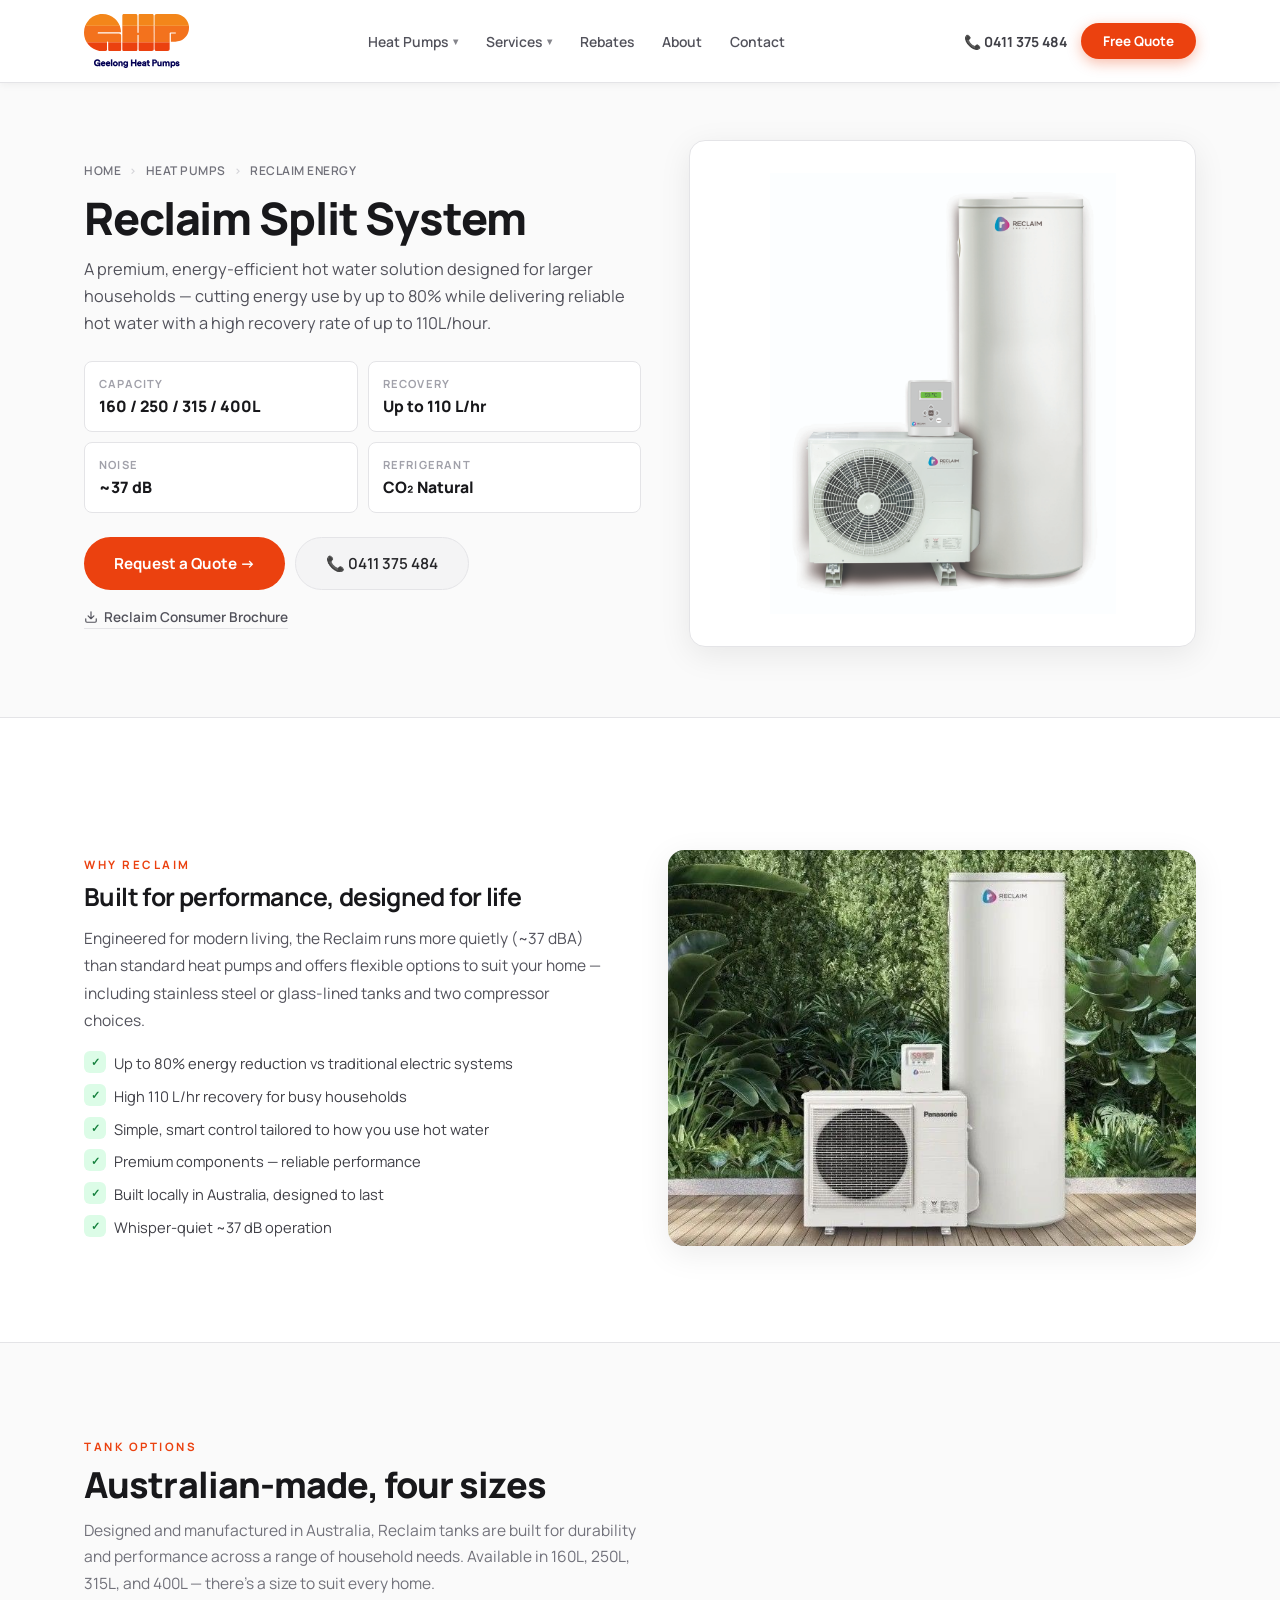
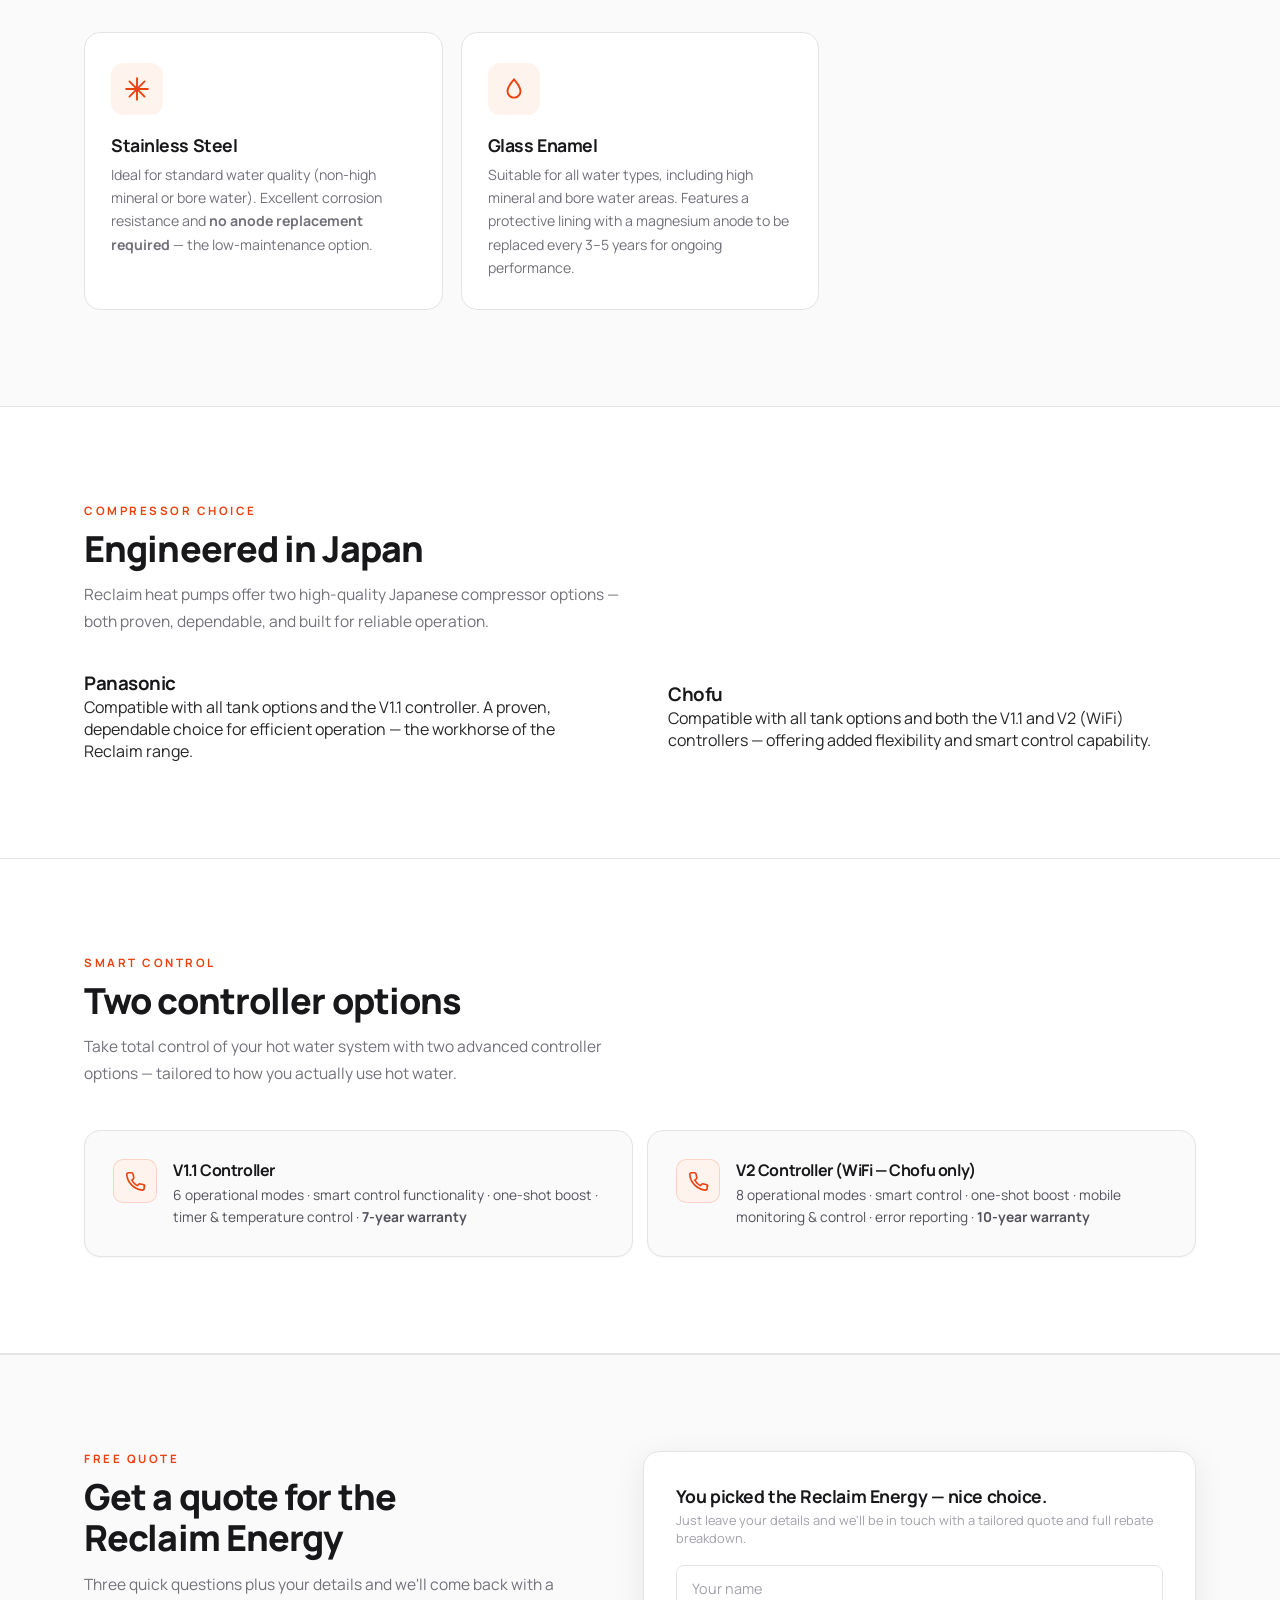
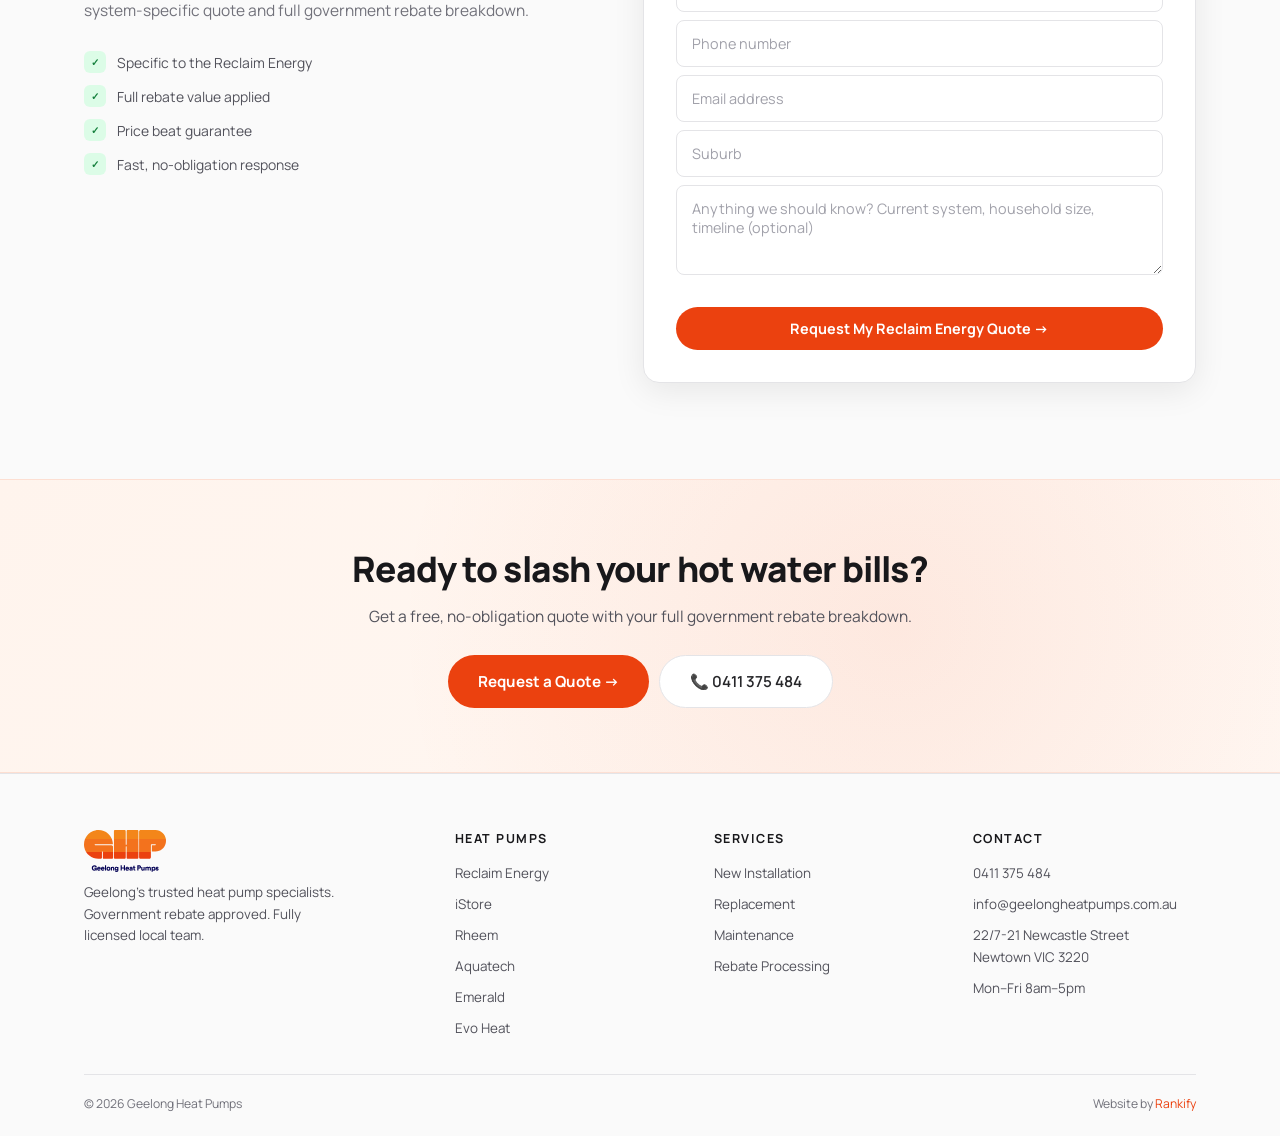
<file: reclaim.html>
<!DOCTYPE html>
<html lang="en">
<head>
<!-- Google Tag Manager -->
<script>(function(w,d,s,l,i){w[l]=w[l]||[];w[l].push({'gtm.start':
new Date().getTime(),event:'gtm.js'});var f=d.getElementsByTagName(s)[0],
j=d.createElement(s),dl=l!='dataLayer'?'&l='+l:'';j.async=true;j.src=
'https://www.googletagmanager.com/gtm.js?id='+i+dl;f.parentNode.insertBefore(j,f);
})(window,document,'script','dataLayer','GTM-PTLHBR3W');</script>
<!-- End Google Tag Manager -->
<meta charset="UTF-8">
<meta name="viewport" content="width=device-width, initial-scale=1.0">
<link rel="icon" type="image/png" href="images/favicon.png"><link rel="icon" type="image/png" sizes="32x32" href="images/favicon-32x32.png"><link rel="icon" type="image/png" sizes="16x16" href="images/favicon-16x16.png"><link rel="apple-touch-icon" sizes="180x180" href="images/apple-touch-icon.png">
<link rel="preconnect" href="https://fonts.googleapis.com">
<link href="https://fonts.googleapis.com/css2?family=Manrope:wght@400;500;600;700;800&display=swap" rel="stylesheet">
<link rel="stylesheet" href="assets/site.css">
<title>Reclaim Energy Heat&nbsp;Pump | Geelong Heat&nbsp;Pumps</title>
<meta name="description" content="Reclaim Energy is the gold standard heat&nbsp;pump &mdash; Australian-made, CO2 refrigerant, up to 80% energy reduction. Glass or stainless steel 315L/400L split system.">
</head>
<body class="light-hero">
<!-- Google Tag Manager (noscript) -->
<noscript><iframe src="https://www.googletagmanager.com/ns.html?id=GTM-PTLHBR3W"
height="0" width="0" style="display:none;visibility:hidden"></iframe></noscript>
<!-- End Google Tag Manager (noscript) -->
<nav class="nav" id="nav">
  <div class="nav-in">
    <a href="index.html" class="logo"><img src="images/logo-white-text.svg" alt="Geelong Heat&nbsp;Pumps" class="logo-light"><img src="images/logo-original.svg" alt="Geelong Heat&nbsp;Pumps" class="logo-dark"></a>
    <ul class="nav-l">
      <li class="has-dd"><a href="heat-pumps.html">Heat&nbsp;Pumps <span class="chev">&#9662;</span></a>
        <div class="dropdown">
          <a href="heat-pumps.html" class="dd-feat">Compare Heat&nbsp;Pumps</a>
          <div class="dd-sep"></div>
          <a href="reclaim.html">Reclaim Energy</a>
          <a href="istore.html">iStore</a>
          <a href="rheem.html">Rheem</a>
          <a href="aquatech.html">Aquatech</a>
          <a href="emeralds.html">Emerald</a>
          <a href="evoheat.html">Evo Heat</a>
        </div>
      </li>
      <li class="has-dd"><a href="services.html">Services <span class="chev">&#9662;</span></a>
        <div class="dropdown">
          <a href="services.html" class="dd-feat">All Services</a>
          <div class="dd-sep"></div>
          <a href="services.html#install">Heat&nbsp;Pump Installation</a>
          <a href="services.html#replace">System Replacement</a>
          <a href="services.html#maintain">Maintenance &amp; Repairs</a>
          <a href="pool-heat-pumps.html">Pool Heat&nbsp;Pumps</a>
          <a href="heating-cooling.html">Heating &amp; Cooling</a>
        </div>
      </li>
      <li><a href="rebates.html">Rebates</a></li>
      <li><a href="about.html">About</a></li>
      <li><a href="contact-us.html">Contact</a></li>
    </ul>
    <div class="nav-r">
      <a href="tel:0411375484" class="nav-ph">&#128222; 0411 375 484</a>
      <a href="#quote-form" class="nav-cta">Free Quote</a>
    </div>
    <button class="mob-tog" aria-label="Menu"><span></span><span></span><span></span></button>
  </div>
</nav>
<aside class="mdrawer" id="mdrawer"><button class="mdrawer-close" type="button" aria-label="Close menu">&times;</button>
  <ul class="mdrawer-list">
    <li><a href="index.html">Home</a></li>
    <li class="mdd">
      <button class="mdd-tog" type="button">Heat&nbsp;Pumps <span class="mdd-chev">&#9662;</span></button>
      <ul class="mdd-sub">
        <li><a href="heat-pumps.html" class="dd-feat-mob">Compare Heat&nbsp;Pumps</a></li>
        <li><a href="reclaim.html">Reclaim Energy</a></li>
        <li><a href="istore.html">iStore</a></li>
        <li><a href="rheem.html">Rheem</a></li>
        <li><a href="aquatech.html">Aquatech</a></li>
        <li><a href="emeralds.html">Emerald</a></li>
        <li><a href="evoheat.html">Evo Heat</a></li>
      </ul>
    </li>
    <li class="mdd">
      <button class="mdd-tog" type="button">Services <span class="mdd-chev">&#9662;</span></button>
      <ul class="mdd-sub">
        <li><a href="services.html" class="dd-feat-mob">All Services</a></li>
        <li><a href="services.html#install">Heat&nbsp;Pump Installation</a></li>
        <li><a href="services.html#replace">System Replacement</a></li>
        <li><a href="services.html#maintain">Maintenance &amp; Repairs</a></li>
        <li><a href="pool-heat-pumps.html">Pool Heat&nbsp;Pumps</a></li>
        <li><a href="heating-cooling.html">Heating &amp; Cooling</a></li>
      </ul>
    </li>
    <li><a href="rebates.html">Rebates</a></li>
    <li><a href="about.html">About</a></li>
    <li><a href="contact-us.html">Contact</a></li>
  </ul>
  <div class="mdrawer-cta">
    <a href="tel:0411375484" class="mc-call">&#128222; 0411 375 484</a>
    <a href="#quote-form" class="mc-quote">Get a Free Quote &rarr;</a>
  </div>
</aside>
<section class="pdhero">
  <div class="ctr">
    <div class="pdhero-g">
      <div class="fade">
        <div class="crumb"><a href="index.html">Home</a><span class="sep">&rsaquo;</span> <a href="heat-pumps.html">Heat&nbsp;Pumps</a><span class="sep">&rsaquo;</span> Reclaim Energy</div>
        <h1>Reclaim Split System</h1>
        <p class="lead">A premium, energy-efficient hot&nbsp;water solution designed for larger households &mdash; cutting energy use by up to 80% while delivering reliable hot&nbsp;water with a high recovery rate of up to 110L/hour.</p>
        <div class="pd-quick">
          <div class="pdq"><div class="k">Capacity</div><div class="v">160 / 250 / 315 / 400L</div></div>
          <div class="pdq"><div class="k">Recovery</div><div class="v">Up to 110 L/hr</div></div>
          <div class="pdq"><div class="k">Noise</div><div class="v">~37 dB</div></div>
          <div class="pdq"><div class="k">Refrigerant</div><div class="v">CO&#8322; Natural</div></div>
        </div>
        <div class="pd-btns">
          <a href="#quote" class="btn-p">Request a Quote &rarr;</a>
          <a href="tel:0411375484" class="btn-glass" style="background:var(--g100);color:var(--g800);border-color:var(--g200)">&#128222; 0411 375 484</a>
        </div>
        <div class="pd-downloads">
          <a href="assets/brochures/reclaim-brochure.pdf" class="pd-download" target="_blank" rel="noopener"><svg viewBox="0 0 24 24" aria-hidden="true"><path d="M21 15v4a2 2 0 0 1-2 2H5a2 2 0 0 1-2-2v-4M7 10l5 5 5-5M12 15V3"/></svg>Reclaim Consumer Brochure</a>
        </div>
      </div>
      <div class="pdhero-img fade"><img src="images/product-reclaim.jpg" alt="Reclaim Energy heat&nbsp;pump"></div>
    </div>
  </div>
</section>

<section class="sec">
  <div class="ctr">
    <div class="content-g">
      <div class="content-body fade">
        <div class="sec-tag">Why Reclaim</div>
        <h3>Built for performance, designed for life</h3>
        <p>Engineered for modern living, the Reclaim runs more quietly (~37 dBA) than standard heat&nbsp;pumps and offers flexible options to suit your home &mdash; including stainless steel or glass-lined tanks and two compressor choices.</p>
        <ul class="tlist">
          <li>Up to 80% energy reduction vs traditional electric systems</li>
          <li>High 110 L/hr recovery for busy households</li>
          <li>Simple, smart control tailored to how you use hot&nbsp;water</li>
          <li>Premium components &mdash; reliable performance</li>
          <li>Built locally in Australia, designed to last</li>
          <li>Whisper-quiet ~37 dB operation</li>
        </ul>
      </div>
      <div class="content-img fade"><img src="images/install-reclaim.jpg" alt="Reclaim Energy split system with Panasonic compressor"></div>
    </div>
  </div>
</section>

<section class="sec" style="background:var(--g50);border-top:1px solid var(--g200);border-bottom:1px solid var(--g200)">
  <div class="ctr">
    <div class="sec-tag fade">Tank Options</div>
    <h2 class="sec-t fade">Australian-made, four sizes</h2>
    <p class="sec-sub fade">Designed and manufactured in Australia, Reclaim tanks are built for durability and performance across a range of household needs. Available in 160L, 250L, 315L, and 400L &mdash; there&apos;s a size to suit every home.</p>
    <div class="fg">
      <div class="fg-card fade">
        <div class="fg-ico"><svg viewBox="0 0 24 24" aria-hidden="true"><path d="M12 2v20M2 12h20M5 5l14 14M19 5 5 19"/></svg></div>
        <h4>Stainless Steel</h4>
        <p>Ideal for standard water quality (non-high mineral or bore water). Excellent corrosion resistance and <strong>no anode replacement required</strong> &mdash; the low-maintenance option.</p>
      </div>
      <div class="fg-card fade">
        <div class="fg-ico"><svg viewBox="0 0 24 24" aria-hidden="true"><path d="M12 3c-3 4-6 7-6 11a6 6 0 0 0 12 0c0-4-3-7-6-11Z"/></svg></div>
        <h4>Glass Enamel</h4>
        <p>Suitable for all water types, including high mineral and bore water areas. Features a protective lining with a magnesium anode to be replaced every 3&ndash;5 years for ongoing performance.</p>
      </div>
    </div>
  </div>
</section>

<section class="sec">
  <div class="ctr">
    <div class="sec-tag fade">Compressor Choice</div>
    <h2 class="sec-t fade">Engineered in Japan</h2>
    <p class="sec-sub fade">Reclaim heat&nbsp;pumps offer two high-quality Japanese compressor options &mdash; both proven, dependable, and built for reliable operation.</p>
    <div class="content-g" style="margin-top:36px">
      <div class="fade">
        <h3>Panasonic</h3>
        <p>Compatible with all tank options and the V1.1 controller. A proven, dependable choice for efficient operation &mdash; the workhorse of the Reclaim range.</p>
      </div>
      <div class="fade">
        <h3>Chofu</h3>
        <p>Compatible with all tank options and both the V1.1 and V2 (WiFi) controllers &mdash; offering added flexibility and smart control capability.</p>
      </div>
    </div>
  </div>
</section>

<section class="sec why-sec">
  <div class="ctr">
    <div class="sec-tag fade">Smart Control</div>
    <h2 class="sec-t fade">Two controller options</h2>
    <p class="sec-sub fade">Take total control of your hot&nbsp;water system with two advanced controller options &mdash; tailored to how you actually use hot&nbsp;water.</p>
    <div class="why-g">
      <div class="wcard fade"><div class="wico"><svg viewBox="0 0 24 24" aria-hidden="true"><path d="M22 17v3a2 2 0 0 1-2 2 19 19 0 0 1-17-17 2 2 0 0 1 2-2h3a2 2 0 0 1 2 1.7c.1 1 .3 2 .6 2.9a2 2 0 0 1-.4 2L8.5 11a16 16 0 0 0 6 6l1.5-1.4a2 2 0 0 1 2-.4c.9.3 2 .5 3 .6a2 2 0 0 1 1.7 2Z"/></svg></div><div>
        <h4>V1.1 Controller</h4>
        <p>6 operational modes &middot; smart control functionality &middot; one-shot boost &middot; timer &amp; temperature control &middot; <strong>7-year warranty</strong></p>
      </div></div>
      <div class="wcard fade"><div class="wico"><svg viewBox="0 0 24 24" aria-hidden="true"><path d="M22 17v3a2 2 0 0 1-2 2 19 19 0 0 1-17-17 2 2 0 0 1 2-2h3a2 2 0 0 1 2 1.7c.1 1 .3 2 .6 2.9a2 2 0 0 1-.4 2L8.5 11a16 16 0 0 0 6 6l1.5-1.4a2 2 0 0 1 2-.4c.9.3 2 .5 3 .6a2 2 0 0 1 1.7 2Z"/></svg></div><div>
        <h4>V2 Controller (WiFi &mdash; Chofu only)</h4>
        <p>8 operational modes &middot; smart control &middot; one-shot boost &middot; mobile monitoring &amp; control &middot; error reporting &middot; <strong>10-year warranty</strong></p>
      </div></div>
    </div>
  </div>
</section>

<section class="sec form-sec" id="quote">
  <div class="ctr">
    <div class="form-g">
      <div class="form-info fade">
        <div class="sec-tag">Free Quote</div>
        <h2 class="sec-t">Get a quote for the<br>Reclaim Energy</h2>
        <p class="sec-sub">Three quick questions plus your details and we&apos;ll come back with a system-specific quote and full government rebate breakdown.</p>
        <div class="fperks">
          <div class="fperk"><div class="fpd">&#10003;</div>Specific to the Reclaim Energy</div>
          <div class="fperk"><div class="fpd">&#10003;</div>Full rebate value applied</div>
          <div class="fperk"><div class="fpd">&#10003;</div>Price beat guarantee</div>
          <div class="fperk"><div class="fpd">&#10003;</div>Fast, no-obligation response</div>
        </div>
      </div>
      <div class="qform fade" data-context="Reclaim Energy Heat Pump" id="quote-form">
        <div class="qform-head"><div class="qh-tag">Free Quote</div><h3>Get a Free Reclaim Energy Quote</h3></div>
        <div class="fslide active" data-s="1">
          <h3>You picked the Reclaim Energy &mdash; nice choice.</h3><p class="fsub">Just leave your details and we&apos;ll be in touch with a tailored quote and full rebate breakdown.</p>
          <input type="text" class="finp" placeholder="Your name">
          <input type="tel" class="finp" placeholder="Phone number">
          <input type="email" class="finp" placeholder="Email address">
          <input type="text" class="finp" placeholder="Suburb">
          <textarea class="finp" placeholder="Anything we should know? Current system, household size, timeline (optional)" data-optional></textarea>
          <input type="text" name="_honey" style="display:none" tabindex="-1" autocomplete="off">
          <div class="fnav"><button class="fn" data-action="submit" style="width:100%">Request My Reclaim Energy Quote &rarr;</button></div>
        </div>
        <div class="fslide" data-s="2">
          <div style="text-align:center;padding:28px 0"><div style="font-size:2.2rem;margin-bottom:10px">&#9989;</div><h3 style="margin-bottom:6px">We&apos;re On It!</h3><p class="fsub" style="margin:0">Your Reclaim Energy enquiry has been sent &mdash; we&apos;ll be in touch as soon as possible with your personalised quote and rebate breakdown. Need urgent help? Call <a href="tel:0411375484" style="color:var(--orange);font-weight:700">0411 375 484</a>.</p></div>
        </div>
      </div>
    </div>
  </div>
</section>
<section class="cta-strip">
  <div class="ctr">
    <h2 class="fade">Ready to slash your hot&nbsp;water bills?</h2>
    <p class="fade">Get a free, no-obligation quote with your full government rebate breakdown.</p>
    <div class="cta-strip-btns fade">
      <a href="#quote-form" class="btn-p">Request a Quote &rarr;</a>
      <a href="tel:0411375484" class="btn-glass">&#128222; 0411 375 484</a>
    </div>
  </div>
</section>
<footer class="foot">
  <div class="ctr">
    <div class="foot-g">
      <div class="foot-brand">
        <a href="index.html" class="logo"><img src="images/logo-white-text.svg" alt="Geelong Heat&nbsp;Pumps" class="logo-light"><img src="images/logo-original.svg" alt="Geelong Heat&nbsp;Pumps" class="logo-dark"></a>
        <p>Geelong's trusted heat&nbsp;pump specialists. Government rebate approved. Fully licensed local team.</p>
      </div>
      <div><h4>Heat&nbsp;Pumps</h4><ul class="foot-l">
        <li><a href="reclaim.html">Reclaim Energy</a></li>
        <li><a href="istore.html">iStore</a></li>
        <li><a href="rheem.html">Rheem</a></li>
        <li><a href="aquatech.html">Aquatech</a></li>
        <li><a href="emeralds.html">Emerald</a></li>
        <li><a href="evoheat.html">Evo Heat</a></li>
      </ul></div>
      <div><h4>Services</h4><ul class="foot-l">
        <li><a href="services.html">New Installation</a></li>
        <li><a href="services.html">Replacement</a></li>
        <li><a href="services.html">Maintenance</a></li>
        <li><a href="rebates.html">Rebate Processing</a></li>
              </ul></div>
      <div><h4>Contact</h4><ul class="foot-l">
        <li><a href="tel:0411375484">0411 375 484</a></li>
        <li><a href="mailto:info@geelongheatpumps.com.au">info@geelongheatpumps.com.au</a></li>
        <li><a>22/7-21 Newcastle Street<br>Newtown VIC 3220</a></li>
        <li><a>Mon&ndash;Fri 8am&ndash;5pm</a></li>
      </ul></div>
    </div>
    <div class="foot-b"><span>&copy; 2026 Geelong Heat&nbsp;Pumps</span><span>Website by <a href="https://rankify.com.au">Rankify</a></span></div>
  </div>
</footer>
<div class="sticky"><a href="tel:0411375484" class="sc">&#128222; Call</a><a href="#quote-form" class="sq">Free Quote</a></div>
<script src="assets/site.js"></script>
</body>
</html>
</file>
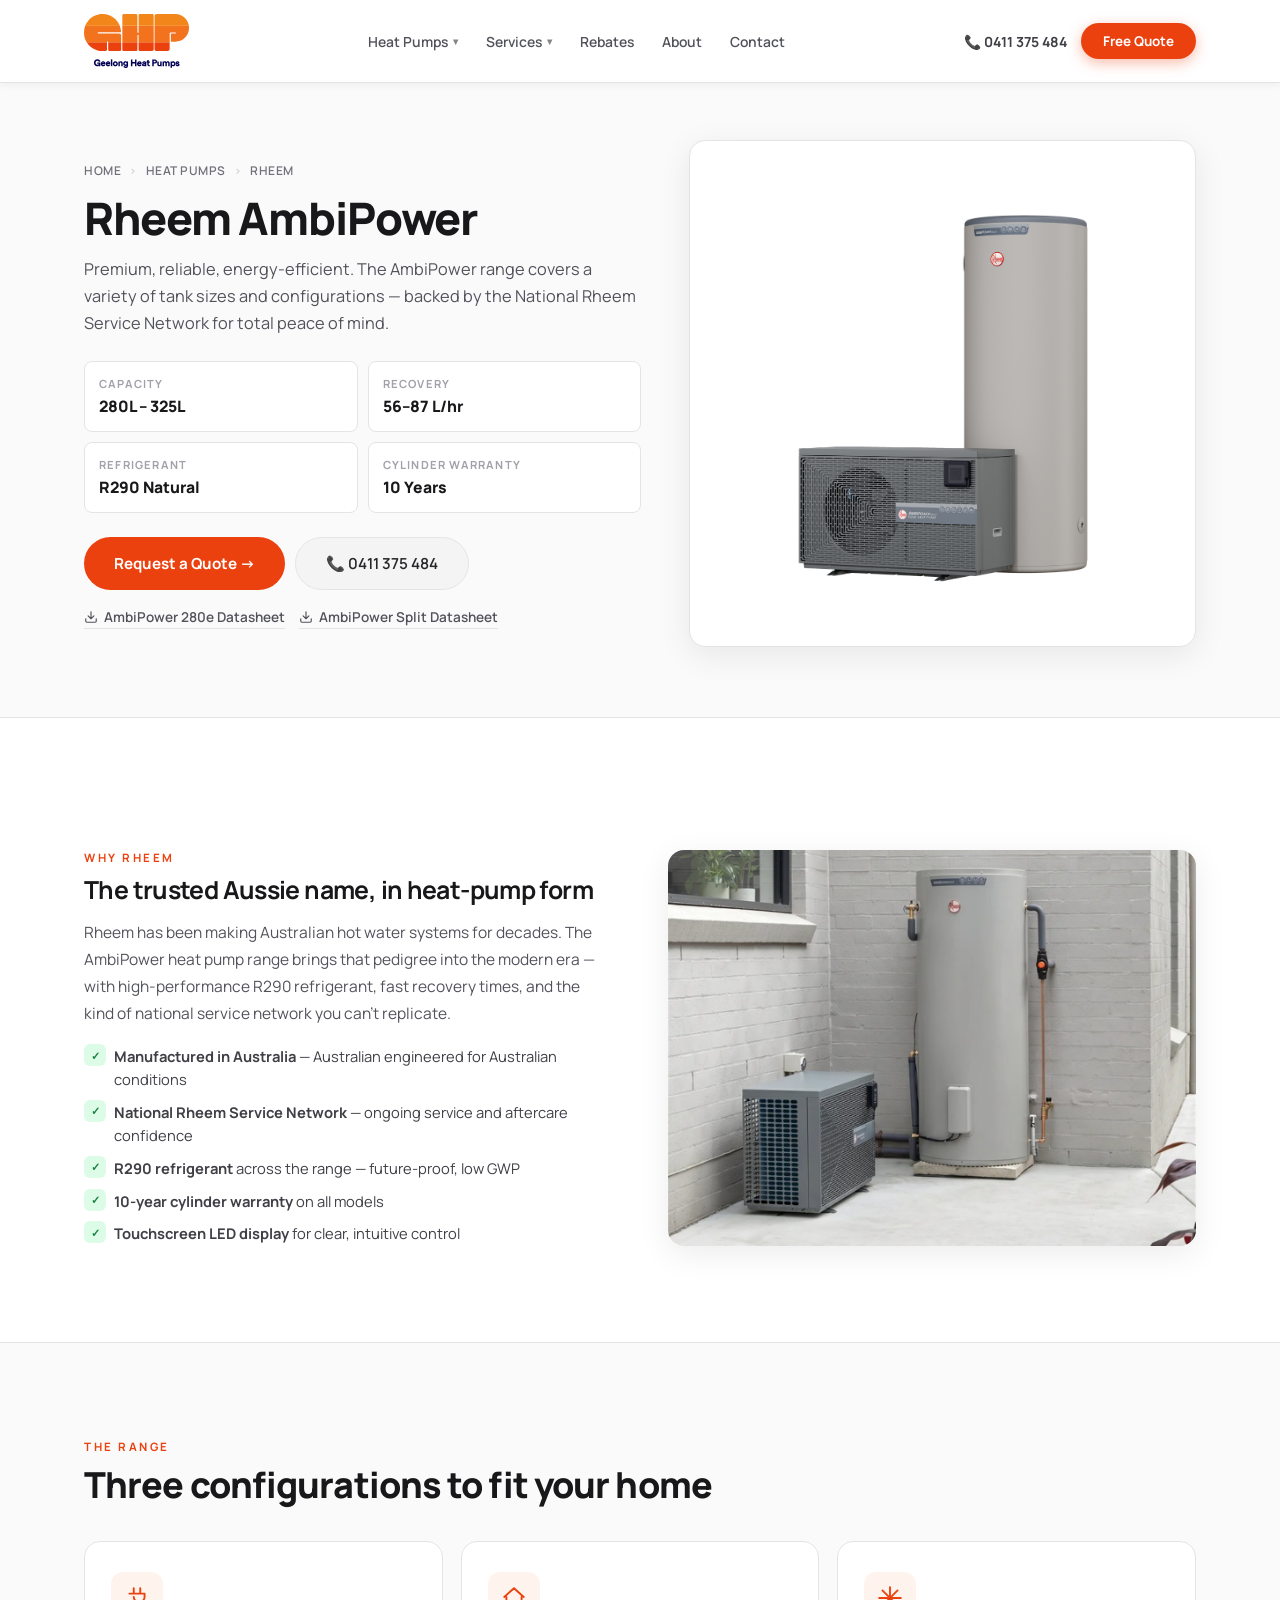
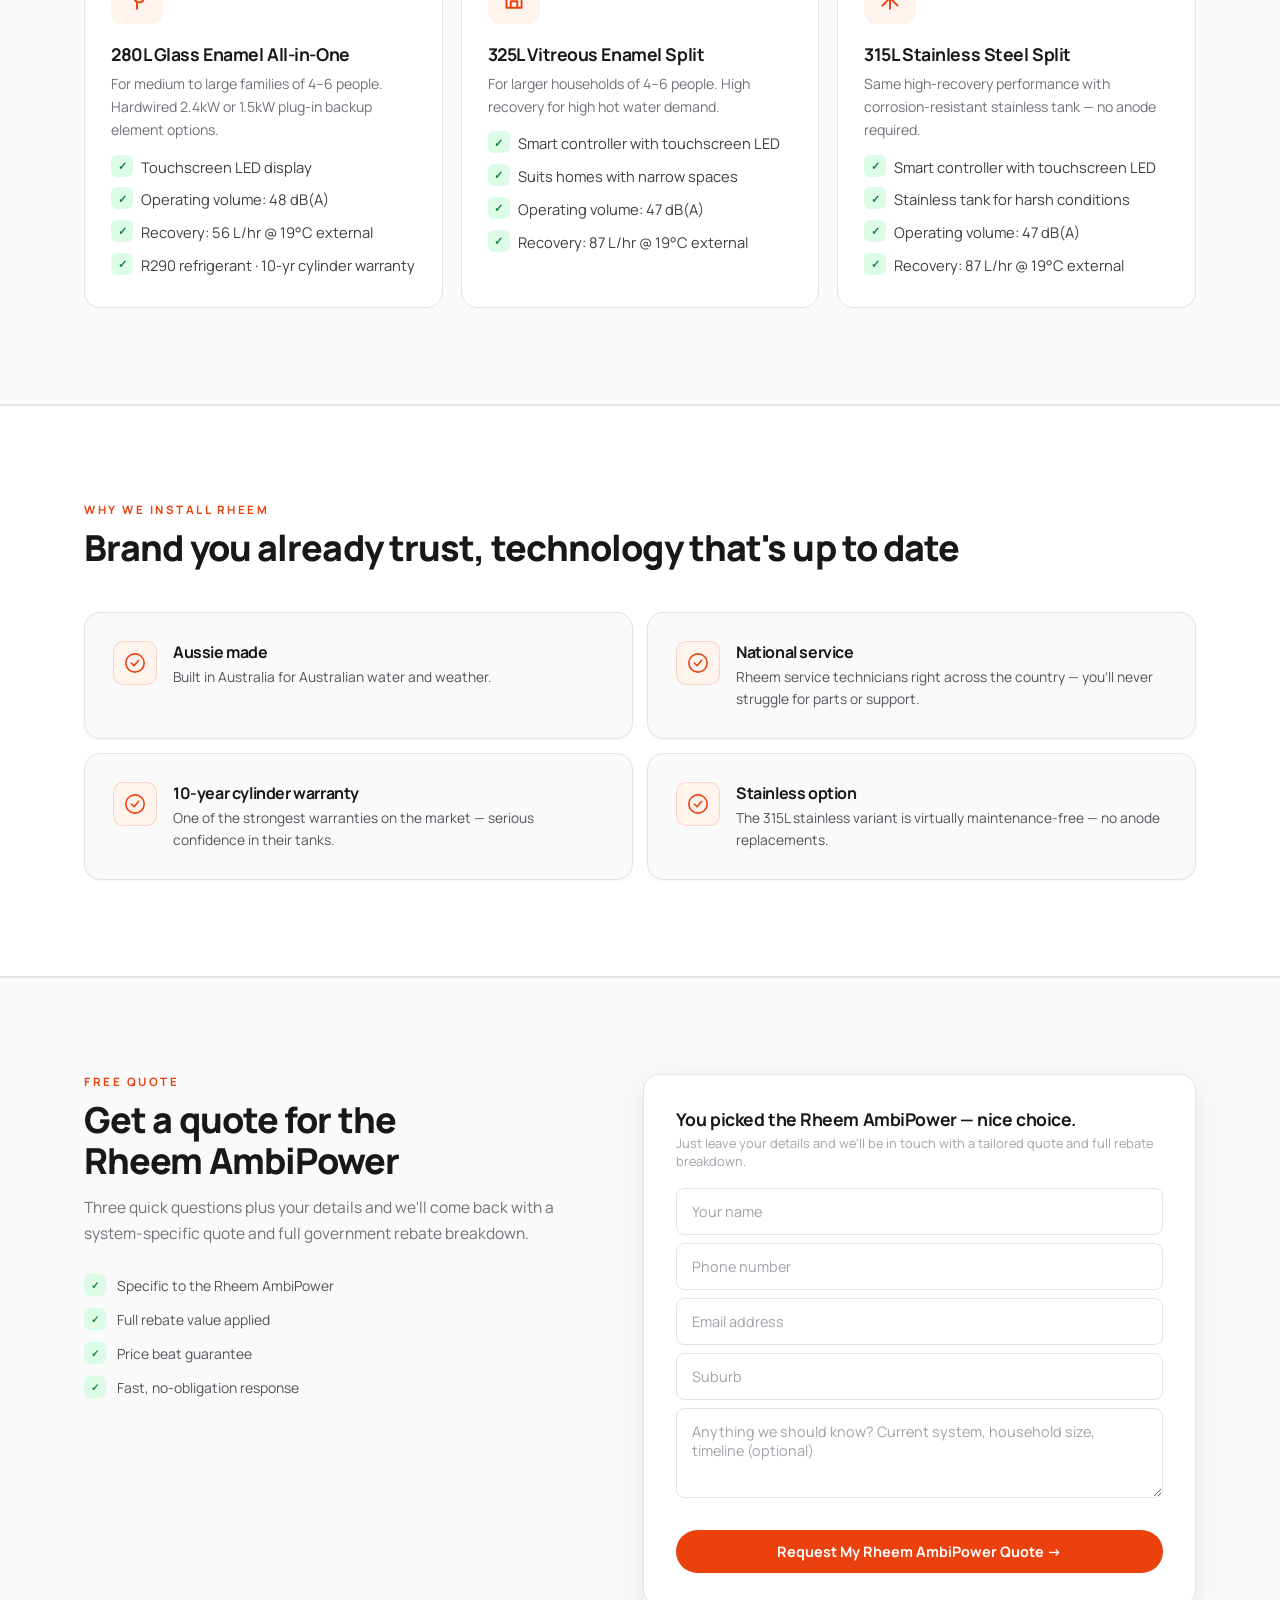
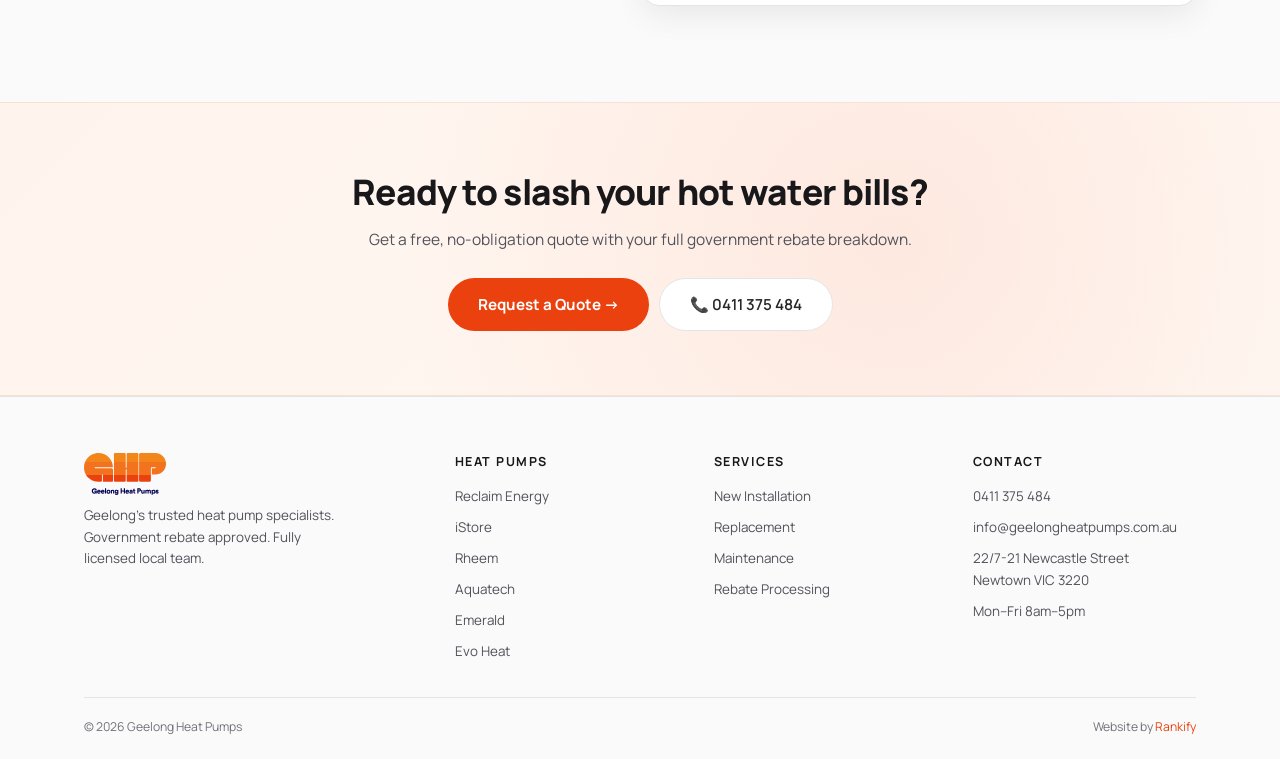
<file: rheem.html>
<!DOCTYPE html>
<html lang="en">
<head>
<!-- Google Tag Manager -->
<script>(function(w,d,s,l,i){w[l]=w[l]||[];w[l].push({'gtm.start':
new Date().getTime(),event:'gtm.js'});var f=d.getElementsByTagName(s)[0],
j=d.createElement(s),dl=l!='dataLayer'?'&l='+l:'';j.async=true;j.src=
'https://www.googletagmanager.com/gtm.js?id='+i+dl;f.parentNode.insertBefore(j,f);
})(window,document,'script','dataLayer','GTM-PTLHBR3W');</script>
<!-- End Google Tag Manager -->
<meta charset="UTF-8">
<meta name="viewport" content="width=device-width, initial-scale=1.0">
<link rel="icon" type="image/png" href="images/favicon.png"><link rel="icon" type="image/png" sizes="32x32" href="images/favicon-32x32.png"><link rel="icon" type="image/png" sizes="16x16" href="images/favicon-16x16.png"><link rel="apple-touch-icon" sizes="180x180" href="images/apple-touch-icon.png">
<link rel="preconnect" href="https://fonts.googleapis.com">
<link href="https://fonts.googleapis.com/css2?family=Manrope:wght@400;500;600;700;800&display=swap" rel="stylesheet">
<link rel="stylesheet" href="assets/site.css">
<title>Rheem AmbiPower Heat&nbsp;Pump | Geelong Heat&nbsp;Pumps</title>
<meta name="description" content="Rheem AmbiPower heat&nbsp;pump range &mdash; Australian-made, R290 refrigerant, all-in-one and split configurations. 280L and 325L sizes.">
</head>
<body class="light-hero">
<!-- Google Tag Manager (noscript) -->
<noscript><iframe src="https://www.googletagmanager.com/ns.html?id=GTM-PTLHBR3W"
height="0" width="0" style="display:none;visibility:hidden"></iframe></noscript>
<!-- End Google Tag Manager (noscript) -->
<nav class="nav" id="nav">
  <div class="nav-in">
    <a href="index.html" class="logo"><img src="images/logo-white-text.svg" alt="Geelong Heat&nbsp;Pumps" class="logo-light"><img src="images/logo-original.svg" alt="Geelong Heat&nbsp;Pumps" class="logo-dark"></a>
    <ul class="nav-l">
      <li class="has-dd"><a href="heat-pumps.html">Heat&nbsp;Pumps <span class="chev">&#9662;</span></a>
        <div class="dropdown">
          <a href="heat-pumps.html" class="dd-feat">Compare Heat&nbsp;Pumps</a>
          <div class="dd-sep"></div>
          <a href="reclaim.html">Reclaim Energy</a>
          <a href="istore.html">iStore</a>
          <a href="rheem.html">Rheem</a>
          <a href="aquatech.html">Aquatech</a>
          <a href="emeralds.html">Emerald</a>
          <a href="evoheat.html">Evo Heat</a>
        </div>
      </li>
      <li class="has-dd"><a href="services.html">Services <span class="chev">&#9662;</span></a>
        <div class="dropdown">
          <a href="services.html" class="dd-feat">All Services</a>
          <div class="dd-sep"></div>
          <a href="services.html#install">Heat&nbsp;Pump Installation</a>
          <a href="services.html#replace">System Replacement</a>
          <a href="services.html#maintain">Maintenance &amp; Repairs</a>
          <a href="pool-heat-pumps.html">Pool Heat&nbsp;Pumps</a>
          <a href="heating-cooling.html">Heating &amp; Cooling</a>
        </div>
      </li>
      <li><a href="rebates.html">Rebates</a></li>
      <li><a href="about.html">About</a></li>
      <li><a href="contact-us.html">Contact</a></li>
    </ul>
    <div class="nav-r">
      <a href="tel:0411375484" class="nav-ph">&#128222; 0411 375 484</a>
      <a href="#quote-form" class="nav-cta">Free Quote</a>
    </div>
    <button class="mob-tog" aria-label="Menu"><span></span><span></span><span></span></button>
  </div>
</nav>
<aside class="mdrawer" id="mdrawer"><button class="mdrawer-close" type="button" aria-label="Close menu">&times;</button>
  <ul class="mdrawer-list">
    <li><a href="index.html">Home</a></li>
    <li class="mdd">
      <button class="mdd-tog" type="button">Heat&nbsp;Pumps <span class="mdd-chev">&#9662;</span></button>
      <ul class="mdd-sub">
        <li><a href="heat-pumps.html" class="dd-feat-mob">Compare Heat&nbsp;Pumps</a></li>
        <li><a href="reclaim.html">Reclaim Energy</a></li>
        <li><a href="istore.html">iStore</a></li>
        <li><a href="rheem.html">Rheem</a></li>
        <li><a href="aquatech.html">Aquatech</a></li>
        <li><a href="emeralds.html">Emerald</a></li>
        <li><a href="evoheat.html">Evo Heat</a></li>
      </ul>
    </li>
    <li class="mdd">
      <button class="mdd-tog" type="button">Services <span class="mdd-chev">&#9662;</span></button>
      <ul class="mdd-sub">
        <li><a href="services.html" class="dd-feat-mob">All Services</a></li>
        <li><a href="services.html#install">Heat&nbsp;Pump Installation</a></li>
        <li><a href="services.html#replace">System Replacement</a></li>
        <li><a href="services.html#maintain">Maintenance &amp; Repairs</a></li>
        <li><a href="pool-heat-pumps.html">Pool Heat&nbsp;Pumps</a></li>
        <li><a href="heating-cooling.html">Heating &amp; Cooling</a></li>
      </ul>
    </li>
    <li><a href="rebates.html">Rebates</a></li>
    <li><a href="about.html">About</a></li>
    <li><a href="contact-us.html">Contact</a></li>
  </ul>
  <div class="mdrawer-cta">
    <a href="tel:0411375484" class="mc-call">&#128222; 0411 375 484</a>
    <a href="#quote-form" class="mc-quote">Get a Free Quote &rarr;</a>
  </div>
</aside>
<section class="pdhero">
  <div class="ctr">
    <div class="pdhero-g">
      <div class="fade">
        <div class="crumb"><a href="index.html">Home</a><span class="sep">&rsaquo;</span> <a href="heat-pumps.html">Heat&nbsp;Pumps</a><span class="sep">&rsaquo;</span> Rheem</div>
        <h1>Rheem AmbiPower</h1>
        <p class="lead">Premium, reliable, energy-efficient. The AmbiPower range covers a variety of tank sizes and configurations &mdash; backed by the National Rheem Service Network for total peace of mind.</p>
        <div class="pd-quick">
          <div class="pdq"><div class="k">Capacity</div><div class="v">280L &ndash; 325L</div></div>
          <div class="pdq"><div class="k">Recovery</div><div class="v">56&ndash;87 L/hr</div></div>
          <div class="pdq"><div class="k">Refrigerant</div><div class="v">R290 Natural</div></div>
          <div class="pdq"><div class="k">Cylinder Warranty</div><div class="v">10 Years</div></div>
        </div>
        <div class="pd-btns">
          <a href="#quote" class="btn-p">Request a Quote &rarr;</a>
          <a href="tel:0411375484" class="btn-glass" style="background:var(--g100);color:var(--g800);border-color:var(--g200)">&#128222; 0411 375 484</a>
        </div>
        <div class="pd-downloads">
          <a href="assets/brochures/rheem-ambipower-280e-datasheet.pdf" class="pd-download" target="_blank" rel="noopener"><svg viewBox="0 0 24 24" aria-hidden="true"><path d="M21 15v4a2 2 0 0 1-2 2H5a2 2 0 0 1-2-2v-4M7 10l5 5 5-5M12 15V3"/></svg>AmbiPower 280e Datasheet</a>
          <a href="assets/brochures/rheem-ambipower-split-datasheet.pdf" class="pd-download" target="_blank" rel="noopener"><svg viewBox="0 0 24 24" aria-hidden="true"><path d="M21 15v4a2 2 0 0 1-2 2H5a2 2 0 0 1-2-2v-4M7 10l5 5 5-5M12 15V3"/></svg>AmbiPower Split Datasheet</a>
        </div>
      </div>
      <div class="pdhero-img fade"><img src="images/product-rheem.png" alt="Rheem AmbiPower"></div>
    </div>
  </div>
</section>

<section class="sec">
  <div class="ctr">
    <div class="content-g">
      <div class="content-body fade">
        <div class="sec-tag">Why Rheem</div>
        <h3>The trusted Aussie name, in heat-pump form</h3>
        <p>Rheem has been making Australian hot&nbsp;water systems for decades. The AmbiPower heat&nbsp;pump range brings that pedigree into the modern era &mdash; with high-performance R290 refrigerant, fast recovery times, and the kind of national service network you can&apos;t replicate.</p>
        <ul class="tlist">
          <li><strong>Manufactured in Australia</strong> &mdash; Australian engineered for Australian conditions</li>
          <li><strong>National Rheem Service Network</strong> &mdash; ongoing service and aftercare confidence</li>
          <li><strong>R290 refrigerant</strong> across the range &mdash; future-proof, low GWP</li>
          <li><strong>10-year cylinder warranty</strong> on all models</li>
          <li><strong>Touchscreen LED display</strong> for clear, intuitive control</li>
        </ul>
      </div>
      <div class="content-img fade"><img src="images/install-rheem.jpg" alt="Rheem AmbiPower install"></div>
    </div>
  </div>
</section>

<section class="sec" style="background:var(--g50);border-top:1px solid var(--g200);border-bottom:1px solid var(--g200)">
  <div class="ctr">
    <div class="sec-tag fade">The Range</div>
    <h2 class="sec-t fade">Three configurations to fit your home</h2>
    <div class="fg">
      <div class="fg-card fade">
        <div class="fg-ico"><svg viewBox="0 0 24 24" aria-hidden="true"><path d="M12 22v-5M5 8h14v3a5 5 0 0 1-10 0M9 8V3M15 8V3"/></svg></div>
        <h4>280L Glass Enamel All-in-One</h4>
        <p>For medium to large families of 4&ndash;6 people. Hardwired 2.4kW or 1.5kW plug-in backup element options.</p>
        <ul class="tlist" style="margin-top:14px">
          <li>Touchscreen LED display</li>
          <li>Operating volume: 48 dB(A)</li>
          <li>Recovery: 56 L/hr @ 19&deg;C external</li>
          <li>R290 refrigerant &middot; 10-yr cylinder warranty</li>
        </ul>
      </div>
      <div class="fg-card fade">
        <div class="fg-ico"><svg viewBox="0 0 24 24" aria-hidden="true"><path d="M3 11 12 3l9 8M5 11v10h14V11M9 21v-6h6v6"/></svg></div>
        <h4>325L Vitreous Enamel Split</h4>
        <p>For larger households of 4&ndash;6 people. High recovery for high hot&nbsp;water demand.</p>
        <ul class="tlist" style="margin-top:14px">
          <li>Smart controller with touchscreen LED</li>
          <li>Suits homes with narrow spaces</li>
          <li>Operating volume: 47 dB(A)</li>
          <li>Recovery: 87 L/hr @ 19&deg;C external</li>
        </ul>
      </div>
      <div class="fg-card fade">
        <div class="fg-ico"><svg viewBox="0 0 24 24" aria-hidden="true"><path d="M12 2v20M2 12h20M5 5l14 14M19 5 5 19"/></svg></div>
        <h4>315L Stainless Steel Split</h4>
        <p>Same high-recovery performance with corrosion-resistant stainless tank &mdash; no anode required.</p>
        <ul class="tlist" style="margin-top:14px">
          <li>Smart controller with touchscreen LED</li>
          <li>Stainless tank for harsh conditions</li>
          <li>Operating volume: 47 dB(A)</li>
          <li>Recovery: 87 L/hr @ 19&deg;C external</li>
        </ul>
      </div>
    </div>
  </div>
</section>

<section class="sec why-sec">
  <div class="ctr">
    <div class="sec-tag fade">Why we install Rheem</div>
    <h2 class="sec-t fade">Brand you already trust, technology that&apos;s up to date</h2>
    <div class="why-g">
      <div class="wcard fade"><div class="wico"><svg viewBox="0 0 24 24" aria-hidden="true"><circle cx="12" cy="12" r="10"/><path d="m8 12 3 3 5-6"/></svg></div><div><h4>Aussie made</h4><p>Built in Australia for Australian water and weather.</p></div></div>
      <div class="wcard fade"><div class="wico"><svg viewBox="0 0 24 24" aria-hidden="true"><circle cx="12" cy="12" r="10"/><path d="m8 12 3 3 5-6"/></svg></div><div><h4>National service</h4><p>Rheem service technicians right across the country &mdash; you&apos;ll never struggle for parts or support.</p></div></div>
      <div class="wcard fade"><div class="wico"><svg viewBox="0 0 24 24" aria-hidden="true"><circle cx="12" cy="12" r="10"/><path d="m8 12 3 3 5-6"/></svg></div><div><h4>10-year cylinder warranty</h4><p>One of the strongest warranties on the market &mdash; serious confidence in their tanks.</p></div></div>
      <div class="wcard fade"><div class="wico"><svg viewBox="0 0 24 24" aria-hidden="true"><circle cx="12" cy="12" r="10"/><path d="m8 12 3 3 5-6"/></svg></div><div><h4>Stainless option</h4><p>The 315L stainless variant is virtually maintenance-free &mdash; no anode replacements.</p></div></div>
    </div>
  </div>
</section>

<section class="sec form-sec" id="quote">
  <div class="ctr">
    <div class="form-g">
      <div class="form-info fade">
        <div class="sec-tag">Free Quote</div>
        <h2 class="sec-t">Get a quote for the<br>Rheem AmbiPower</h2>
        <p class="sec-sub">Three quick questions plus your details and we&apos;ll come back with a system-specific quote and full government rebate breakdown.</p>
        <div class="fperks">
          <div class="fperk"><div class="fpd">&#10003;</div>Specific to the Rheem AmbiPower</div>
          <div class="fperk"><div class="fpd">&#10003;</div>Full rebate value applied</div>
          <div class="fperk"><div class="fpd">&#10003;</div>Price beat guarantee</div>
          <div class="fperk"><div class="fpd">&#10003;</div>Fast, no-obligation response</div>
        </div>
      </div>
      <div class="qform fade" data-context="Rheem AmbiPower Heat Pump" id="quote-form">
        <div class="qform-head"><div class="qh-tag">Free Quote</div><h3>Get a Free Rheem AmbiPower Quote</h3></div>
        <div class="fslide active" data-s="1">
          <h3>You picked the Rheem AmbiPower &mdash; nice choice.</h3><p class="fsub">Just leave your details and we&apos;ll be in touch with a tailored quote and full rebate breakdown.</p>
          <input type="text" class="finp" placeholder="Your name">
          <input type="tel" class="finp" placeholder="Phone number">
          <input type="email" class="finp" placeholder="Email address">
          <input type="text" class="finp" placeholder="Suburb">
          <textarea class="finp" placeholder="Anything we should know? Current system, household size, timeline (optional)" data-optional></textarea>
          <input type="text" name="_honey" style="display:none" tabindex="-1" autocomplete="off">
          <div class="fnav"><button class="fn" data-action="submit" style="width:100%">Request My Rheem AmbiPower Quote &rarr;</button></div>
        </div>
        <div class="fslide" data-s="2">
          <div style="text-align:center;padding:28px 0"><div style="font-size:2.2rem;margin-bottom:10px">&#9989;</div><h3 style="margin-bottom:6px">We&apos;re On It!</h3><p class="fsub" style="margin:0">Your Rheem AmbiPower enquiry has been sent &mdash; we&apos;ll be in touch as soon as possible with your personalised quote and rebate breakdown. Need urgent help? Call <a href="tel:0411375484" style="color:var(--orange);font-weight:700">0411 375 484</a>.</p></div>
        </div>
      </div>
    </div>
  </div>
</section>
<section class="cta-strip">
  <div class="ctr">
    <h2 class="fade">Ready to slash your hot&nbsp;water bills?</h2>
    <p class="fade">Get a free, no-obligation quote with your full government rebate breakdown.</p>
    <div class="cta-strip-btns fade">
      <a href="#quote-form" class="btn-p">Request a Quote &rarr;</a>
      <a href="tel:0411375484" class="btn-glass">&#128222; 0411 375 484</a>
    </div>
  </div>
</section>
<footer class="foot">
  <div class="ctr">
    <div class="foot-g">
      <div class="foot-brand">
        <a href="index.html" class="logo"><img src="images/logo-white-text.svg" alt="Geelong Heat&nbsp;Pumps" class="logo-light"><img src="images/logo-original.svg" alt="Geelong Heat&nbsp;Pumps" class="logo-dark"></a>
        <p>Geelong's trusted heat&nbsp;pump specialists. Government rebate approved. Fully licensed local team.</p>
      </div>
      <div><h4>Heat&nbsp;Pumps</h4><ul class="foot-l">
        <li><a href="reclaim.html">Reclaim Energy</a></li>
        <li><a href="istore.html">iStore</a></li>
        <li><a href="rheem.html">Rheem</a></li>
        <li><a href="aquatech.html">Aquatech</a></li>
        <li><a href="emeralds.html">Emerald</a></li>
        <li><a href="evoheat.html">Evo Heat</a></li>
      </ul></div>
      <div><h4>Services</h4><ul class="foot-l">
        <li><a href="services.html">New Installation</a></li>
        <li><a href="services.html">Replacement</a></li>
        <li><a href="services.html">Maintenance</a></li>
        <li><a href="rebates.html">Rebate Processing</a></li>
              </ul></div>
      <div><h4>Contact</h4><ul class="foot-l">
        <li><a href="tel:0411375484">0411 375 484</a></li>
        <li><a href="mailto:info@geelongheatpumps.com.au">info@geelongheatpumps.com.au</a></li>
        <li><a>22/7-21 Newcastle Street<br>Newtown VIC 3220</a></li>
        <li><a>Mon&ndash;Fri 8am&ndash;5pm</a></li>
      </ul></div>
    </div>
    <div class="foot-b"><span>&copy; 2026 Geelong Heat&nbsp;Pumps</span><span>Website by <a href="https://rankify.com.au">Rankify</a></span></div>
  </div>
</footer>
<div class="sticky"><a href="tel:0411375484" class="sc">&#128222; Call</a><a href="#quote-form" class="sq">Free Quote</a></div>
<script src="assets/site.js"></script>
</body>
</html>
</file>
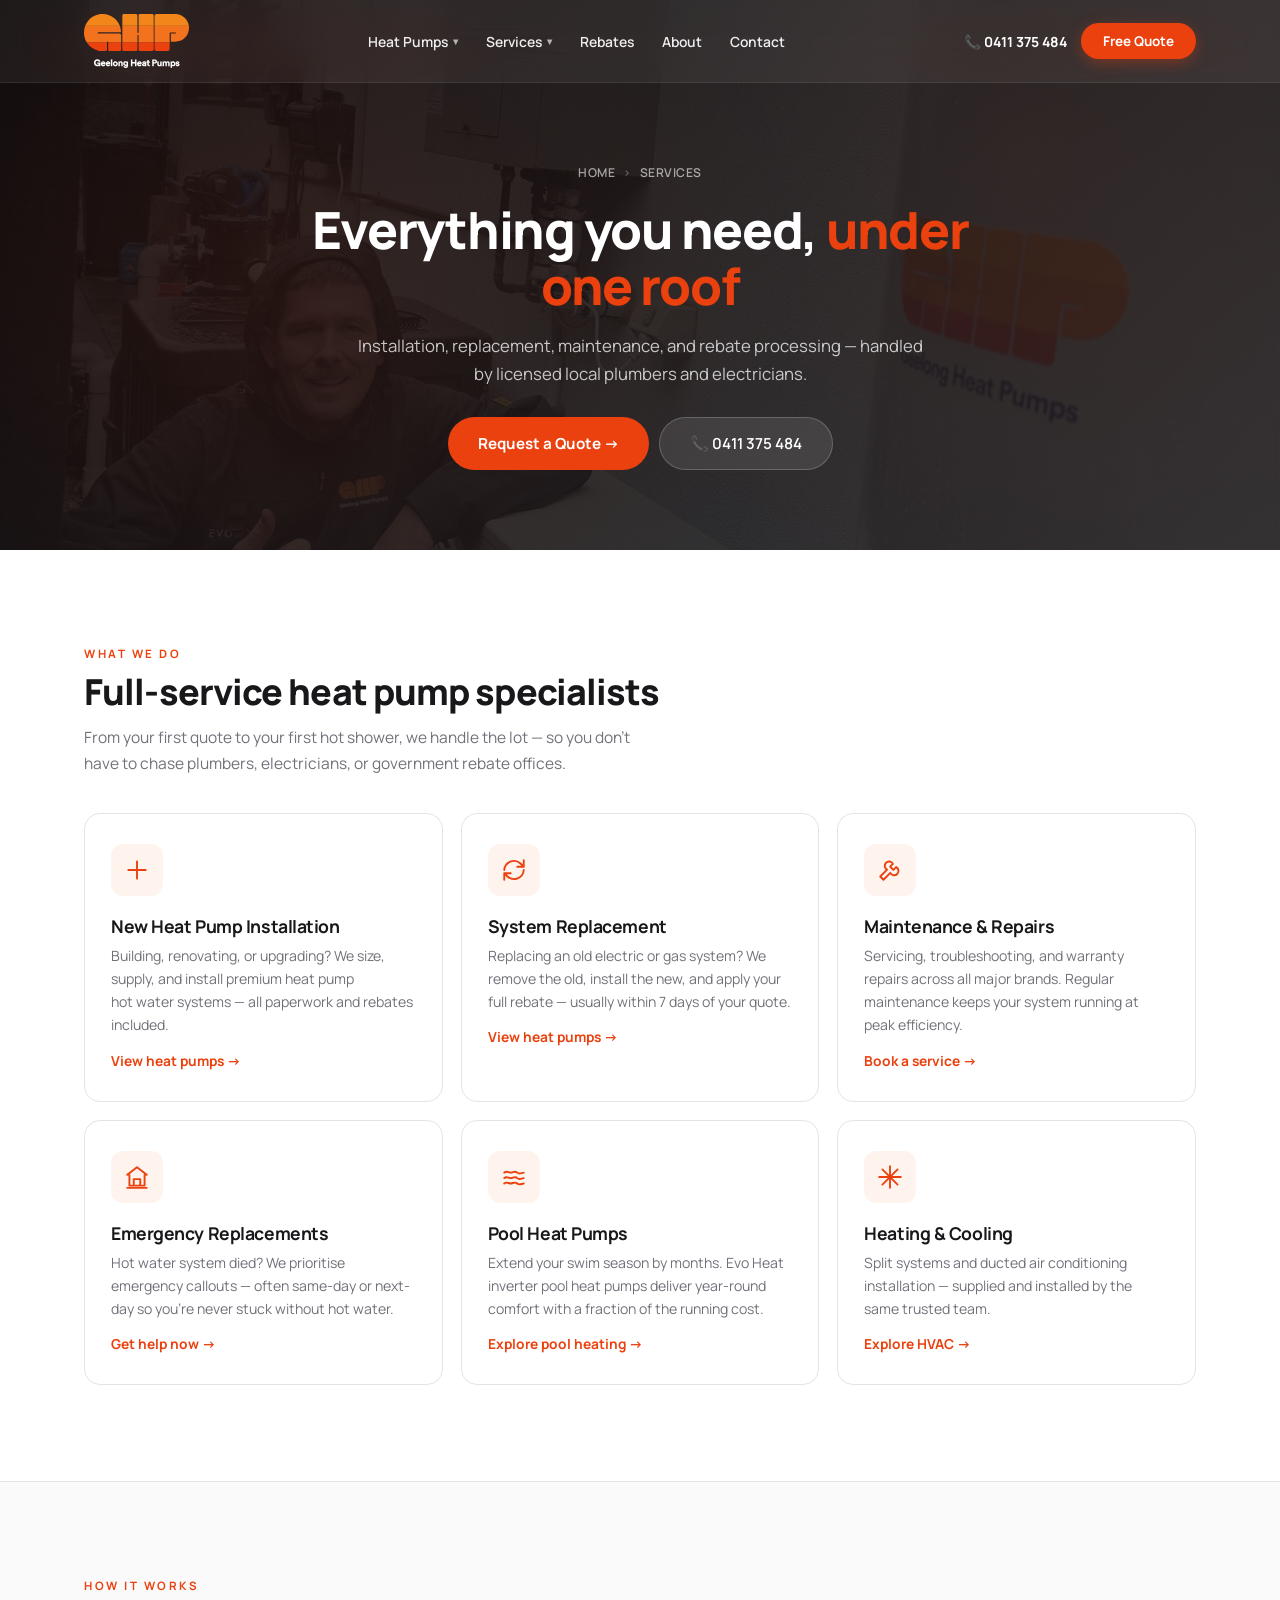
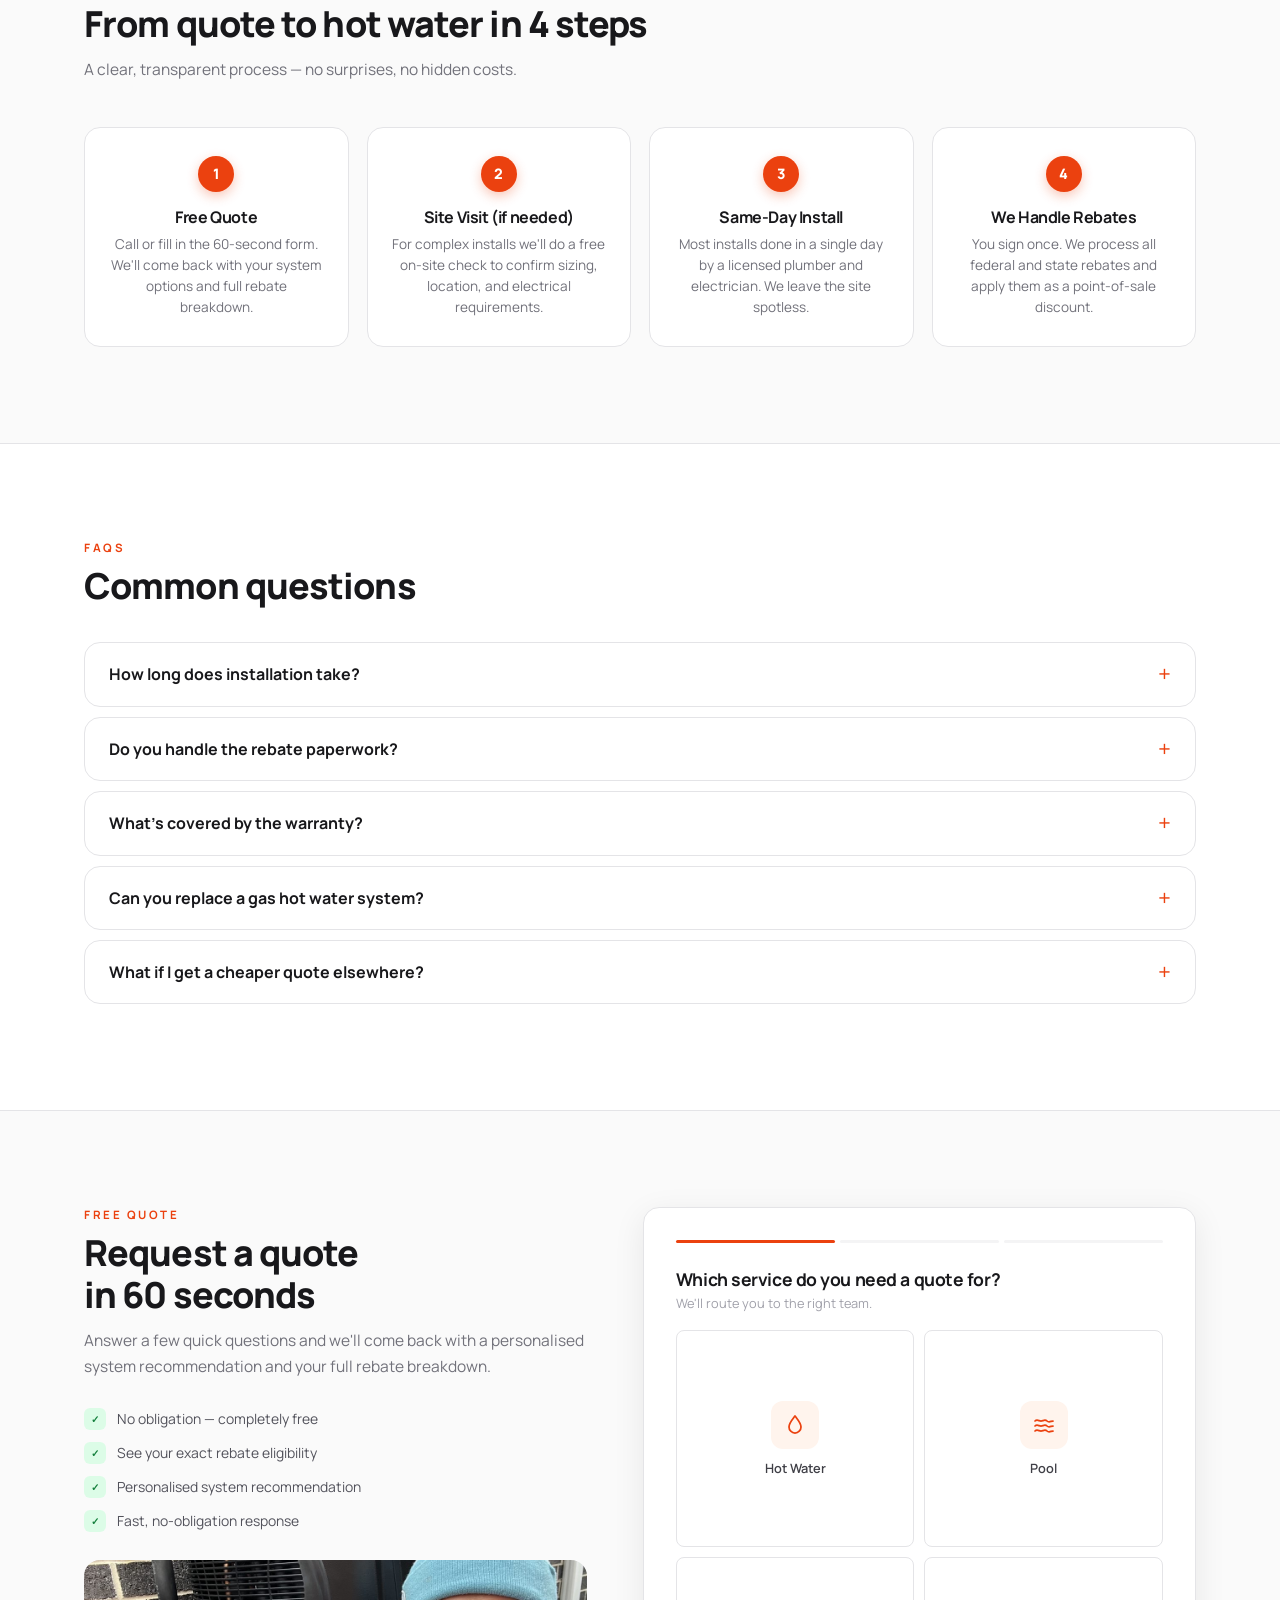
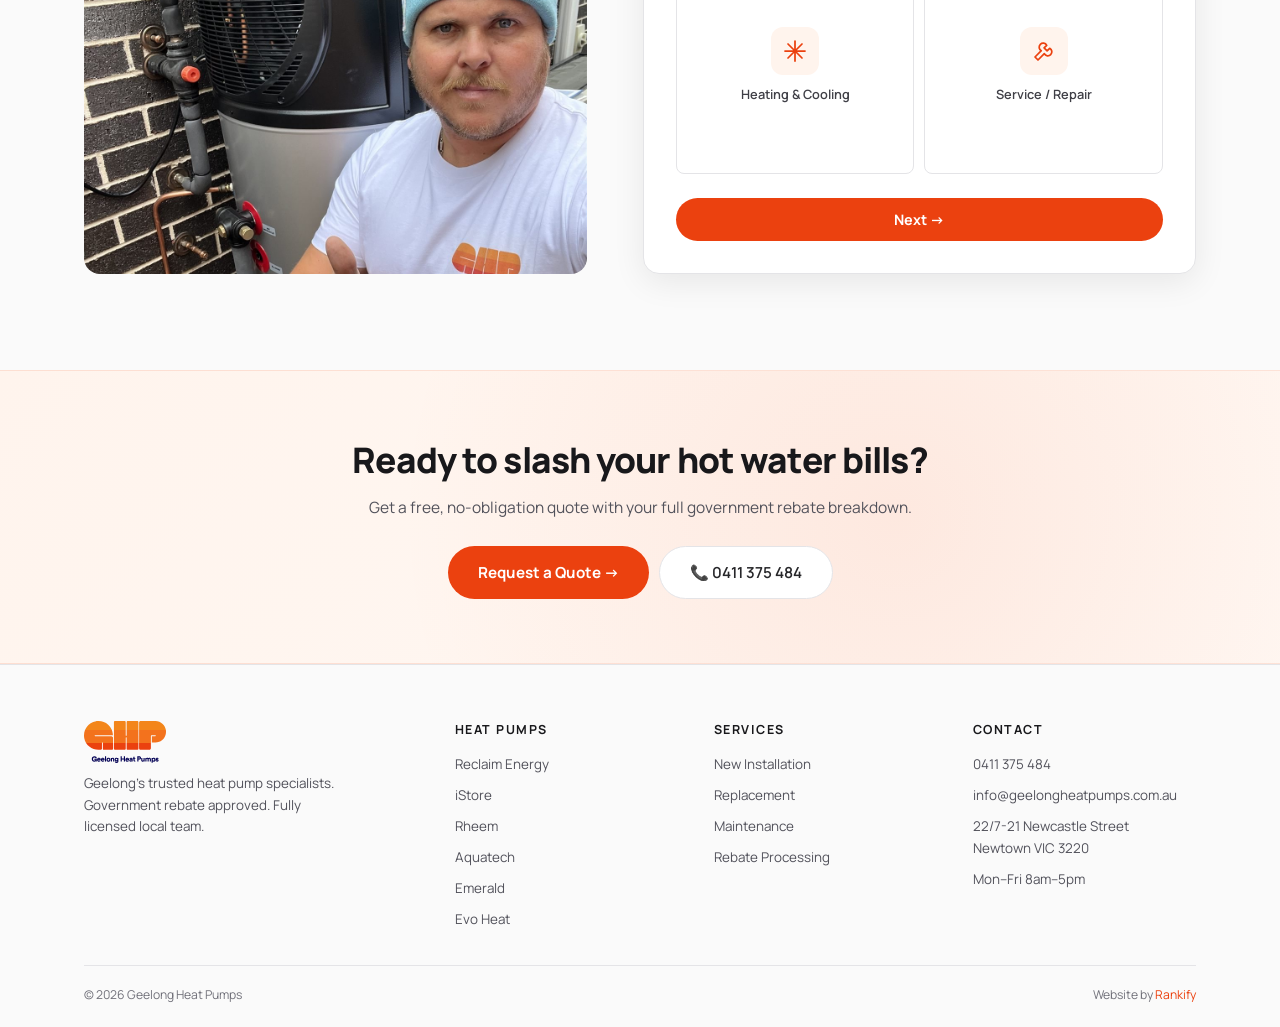
<file: services.html>
<!DOCTYPE html>
<html lang="en">
<head>
<!-- Google Tag Manager -->
<script>(function(w,d,s,l,i){w[l]=w[l]||[];w[l].push({'gtm.start':
new Date().getTime(),event:'gtm.js'});var f=d.getElementsByTagName(s)[0],
j=d.createElement(s),dl=l!='dataLayer'?'&l='+l:'';j.async=true;j.src=
'https://www.googletagmanager.com/gtm.js?id='+i+dl;f.parentNode.insertBefore(j,f);
})(window,document,'script','dataLayer','GTM-PTLHBR3W');</script>
<!-- End Google Tag Manager -->
<meta charset="UTF-8">
<meta name="viewport" content="width=device-width, initial-scale=1.0">
<link rel="icon" type="image/png" href="images/favicon.png"><link rel="icon" type="image/png" sizes="32x32" href="images/favicon-32x32.png"><link rel="icon" type="image/png" sizes="16x16" href="images/favicon-16x16.png"><link rel="apple-touch-icon" sizes="180x180" href="images/apple-touch-icon.png">
<link rel="preconnect" href="https://fonts.googleapis.com">
<link href="https://fonts.googleapis.com/css2?family=Manrope:wght@400;500;600;700;800&display=swap" rel="stylesheet">
<link rel="stylesheet" href="assets/site.css">
<title>Services | Geelong Heat&nbsp;Pumps</title>
<meta name="description" content="Heat pump installation, replacement, maintenance and rebate processing in Geelong. Licensed plumbers &amp; electricians. Free quotes.">
</head>
<body>
<!-- Google Tag Manager (noscript) -->
<noscript><iframe src="https://www.googletagmanager.com/ns.html?id=GTM-PTLHBR3W"
height="0" width="0" style="display:none;visibility:hidden"></iframe></noscript>
<!-- End Google Tag Manager (noscript) -->
<nav class="nav" id="nav">
  <div class="nav-in">
    <a href="index.html" class="logo"><img src="images/logo-white-text.svg" alt="Geelong Heat&nbsp;Pumps" class="logo-light"><img src="images/logo-original.svg" alt="Geelong Heat&nbsp;Pumps" class="logo-dark"></a>
    <ul class="nav-l">
      <li class="has-dd"><a href="heat-pumps.html">Heat&nbsp;Pumps <span class="chev">&#9662;</span></a>
        <div class="dropdown">
          <a href="heat-pumps.html" class="dd-feat">Compare Heat&nbsp;Pumps</a>
          <div class="dd-sep"></div>
          <a href="reclaim.html">Reclaim Energy</a>
          <a href="istore.html">iStore</a>
          <a href="rheem.html">Rheem</a>
          <a href="aquatech.html">Aquatech</a>
          <a href="emeralds.html">Emerald</a>
          <a href="evoheat.html">Evo Heat</a>
        </div>
      </li>
      <li class="has-dd"><a href="services.html">Services <span class="chev">&#9662;</span></a>
        <div class="dropdown">
          <a href="services.html" class="dd-feat">All Services</a>
          <div class="dd-sep"></div>
          <a href="services.html#install">Heat&nbsp;Pump Installation</a>
          <a href="services.html#replace">System Replacement</a>
          <a href="services.html#maintain">Maintenance &amp; Repairs</a>
          <a href="pool-heat-pumps.html">Pool Heat&nbsp;Pumps</a>
          <a href="heating-cooling.html">Heating &amp; Cooling</a>
        </div>
      </li>
      <li><a href="rebates.html">Rebates</a></li>
      <li><a href="about.html">About</a></li>
      <li><a href="contact-us.html">Contact</a></li>
    </ul>
    <div class="nav-r">
      <a href="tel:0411375484" class="nav-ph">&#128222; 0411 375 484</a>
      <a href="#quote-form" class="nav-cta">Free Quote</a>
    </div>
    <button class="mob-tog" aria-label="Menu"><span></span><span></span><span></span></button>
  </div>
</nav>
<aside class="mdrawer" id="mdrawer"><button class="mdrawer-close" type="button" aria-label="Close menu">&times;</button>
  <ul class="mdrawer-list">
    <li><a href="index.html">Home</a></li>
    <li class="mdd">
      <button class="mdd-tog" type="button">Heat&nbsp;Pumps <span class="mdd-chev">&#9662;</span></button>
      <ul class="mdd-sub">
        <li><a href="heat-pumps.html" class="dd-feat-mob">Compare Heat&nbsp;Pumps</a></li>
        <li><a href="reclaim.html">Reclaim Energy</a></li>
        <li><a href="istore.html">iStore</a></li>
        <li><a href="rheem.html">Rheem</a></li>
        <li><a href="aquatech.html">Aquatech</a></li>
        <li><a href="emeralds.html">Emerald</a></li>
        <li><a href="evoheat.html">Evo Heat</a></li>
      </ul>
    </li>
    <li class="mdd">
      <button class="mdd-tog" type="button">Services <span class="mdd-chev">&#9662;</span></button>
      <ul class="mdd-sub">
        <li><a href="services.html" class="dd-feat-mob">All Services</a></li>
        <li><a href="services.html#install">Heat&nbsp;Pump Installation</a></li>
        <li><a href="services.html#replace">System Replacement</a></li>
        <li><a href="services.html#maintain">Maintenance &amp; Repairs</a></li>
        <li><a href="pool-heat-pumps.html">Pool Heat&nbsp;Pumps</a></li>
        <li><a href="heating-cooling.html">Heating &amp; Cooling</a></li>
      </ul>
    </li>
    <li><a href="rebates.html">Rebates</a></li>
    <li><a href="about.html">About</a></li>
    <li><a href="contact-us.html">Contact</a></li>
  </ul>
  <div class="mdrawer-cta">
    <a href="tel:0411375484" class="mc-call">&#128222; 0411 375 484</a>
    <a href="#quote-form" class="mc-quote">Get a Free Quote &rarr;</a>
  </div>
</aside>
<section class="phero">
  <div class="phero-bg"><img src="images/install-team-thumbsup.jpg" alt=""></div>
  <div class="phero-inner ctr">
    <div class="crumb"><a href="index.html">Home</a><span class="sep">&rsaquo;</span> Services</div>
    <h1>Everything you need, <span class='em'>under one roof</span></h1>
    <p>Installation, replacement, maintenance, and rebate processing &mdash; handled by licensed local plumbers and electricians.</p>
    <div class="phero-btns">
      <a href="#quote-form" class="btn-p">Request a Quote &rarr;</a>
      <a href="tel:0411375484" class="btn-glass">&#128222; 0411 375 484</a>
    </div>
  </div>
</section>

<section class="sec">
  <div class="ctr">
    <div class="sec-tag fade">What We Do</div>
    <h2 class="sec-t fade">Full-service heat&nbsp;pump specialists</h2>
    <p class="sec-sub fade">From your first quote to your first hot shower, we handle the lot &mdash; so you don't have to chase plumbers, electricians, or government rebate offices.</p>
    <div class="fg">
      <a href="heat-pumps.html" class="fg-card fade">
        <div class="fg-ico"><svg viewBox="0 0 24 24" aria-hidden="true"><path d="M12 4v16M4 12h16"/></svg></div>
        <h4>New Heat&nbsp;Pump Installation</h4>
        <p>Building, renovating, or upgrading? We size, supply, and install premium heat&nbsp;pump hot&nbsp;water systems &mdash; all paperwork and rebates included.</p>
        <span class="fg-link">View heat&nbsp;pumps &rarr;</span>
      </a>
      <a href="heat-pumps.html" class="fg-card fade">
        <div class="fg-ico"><svg viewBox="0 0 24 24" aria-hidden="true"><path d="M3 12a9 9 0 0 1 15-6l3 3M21 3v6h-6"/><path d="M21 12a9 9 0 0 1-15 6l-3-3M3 21v-6h6"/></svg></div>
        <h4>System Replacement</h4>
        <p>Replacing an old electric or gas system? We remove the old, install the new, and apply your full rebate &mdash; usually within 7 days of your quote.</p>
        <span class="fg-link">View heat&nbsp;pumps &rarr;</span>
      </a>
      <a href="#quote-form" class="fg-card fade">
        <div class="fg-ico"><svg viewBox="0 0 24 24" aria-hidden="true"><path d="M14.7 6.3a4 4 0 1 0-5.4 5.4L3 18l3 3 6.3-6.3a4 4 0 1 0 5.4-5.4l-2.6 2.6-3-3 2.6-2.6Z"/></svg></div>
        <h4>Maintenance &amp; Repairs</h4>
        <p>Servicing, troubleshooting, and warranty repairs across all major brands. Regular maintenance keeps your system running at peak efficiency.</p>
        <span class="fg-link">Book a service &rarr;</span>
      </a>
      <a href="#quote-form" class="fg-card fade">
        <div class="fg-ico"><svg viewBox="0 0 24 24" aria-hidden="true"><path d="M3 10 12 3l9 7M5 10v10h14V10M9 20v-6h6v6M3 22h18"/></svg></div>
        <h4>Emergency Replacements</h4>
        <p>Hot&nbsp;water system died? We prioritise emergency callouts &mdash; often same-day or next-day so you're never stuck without hot&nbsp;water.</p>
        <span class="fg-link">Get help now &rarr;</span>
      </a>
      <a href="pool-heat-pumps.html" class="fg-card fade">
        <div class="fg-ico"><svg viewBox="0 0 24 24" aria-hidden="true"><path d="M3 18c2-2 4 0 6 0s4-2 6 0 4 0 6 0M3 13c2-2 4 0 6 0s4-2 6 0 4 0 6 0M3 8c2-2 4 0 6 0s4-2 6 0 4 0 6 0"/></svg></div>
        <h4>Pool Heat&nbsp;Pumps</h4>
        <p>Extend your swim season by months. Evo Heat inverter pool heat&nbsp;pumps deliver year-round comfort with a fraction of the running cost.</p>
        <span class="fg-link">Explore pool heating &rarr;</span>
      </a>
      <a href="heating-cooling.html" class="fg-card fade">
        <div class="fg-ico"><svg viewBox="0 0 24 24" aria-hidden="true"><path d="M12 2v20M2 12h20M5 5l14 14M19 5 5 19"/></svg></div>
        <h4>Heating &amp; Cooling</h4>
        <p>Split systems and ducted air conditioning installation &mdash; supplied and installed by the same trusted team.</p>
        <span class="fg-link">Explore HVAC &rarr;</span>
      </a>
    </div>
  </div>
</section>

<section class="sec" style="background:var(--g50);border-top:1px solid var(--g200);border-bottom:1px solid var(--g200)">
  <div class="ctr">
    <div class="sec-tag fade">How It Works</div>
    <h2 class="sec-t fade">From quote to hot&nbsp;water in 4 steps</h2>
    <p class="sec-sub fade">A clear, transparent process &mdash; no surprises, no hidden costs.</p>
    <div class="proc">
      <div class="pstep fade"><div class="pnum">1</div><h4>Free Quote</h4><p>Call or fill in the 60-second form. We'll come back with your system options and full rebate breakdown.</p></div>
      <div class="pstep fade"><div class="pnum">2</div><h4>Site Visit (if needed)</h4><p>For complex installs we'll do a free on-site check to confirm sizing, location, and electrical requirements.</p></div>
      <div class="pstep fade"><div class="pnum">3</div><h4>Same-Day Install</h4><p>Most installs done in a single day by a licensed plumber and electrician. We leave the site spotless.</p></div>
      <div class="pstep fade"><div class="pnum">4</div><h4>We Handle Rebates</h4><p>You sign once. We process all federal and state rebates and apply them as a point-of-sale discount.</p></div>
    </div>
  </div>
</section>

<section class="sec">
  <div class="ctr">
    <div class="sec-tag fade">FAQs</div>
    <h2 class="sec-t fade">Common questions</h2>
    <div class="faqs">
      <details class="faq fade"><summary>How long does installation take?</summary><div class="faq-body"><p>Most heat&nbsp;pump installations are completed in a single day &mdash; usually 4&ndash;6 hours. Split-system installs (like Reclaim) can take a little longer. We'll always confirm timing with you upfront.</p></div></details>
      <details class="faq fade"><summary>Do you handle the rebate paperwork?</summary><div class="faq-body"><p>Yes &mdash; completely. We're an approved installer for all federal and Victorian rebate schemes. You sign one form and we process everything, applying the value as a point-of-sale discount on your invoice.</p></div></details>
      <details class="faq fade"><summary>What's covered by the warranty?</summary><div class="faq-body"><p>All systems we install come with a manufacturer's parts &amp; labour warranty (typically 5&ndash;10 years). On top of that, we provide our own installation workmanship guarantee.</p></div></details>
      <details class="faq fade"><summary>Can you replace a gas hot&nbsp;water system?</summary><div class="faq-body"><p>Absolutely &mdash; this is one of the most common jobs we do. With Victoria's gas phase-out from March 2027, we're helping homeowners switch ahead of the rush while rebates are highest.</p></div></details>
      <details class="faq fade"><summary>What if I get a cheaper quote elsewhere?</summary><div class="faq-body"><p>We'll beat it. Our  is real &mdash; show us a written quote from a licensed installer and we'll match or beat the total.</p></div></details>
    </div>
  </div>
</section>

<section class="sec form-sec" id="quote">
  <div class="ctr">
    <div class="form-g">
      <div class="form-info fade">
        <div class="sec-tag">Free Quote</div>
        <h2 class="sec-t">Request a quote<br>in 60 seconds</h2>
        <p class="sec-sub">Answer a few quick questions and we&apos;ll come back with a personalised system recommendation and your full rebate breakdown.</p>
        <div class="fperks">
          <div class="fperk"><div class="fpd">&#10003;</div>No obligation &mdash; completely free</div>
          <div class="fperk"><div class="fpd">&#10003;</div>See your exact rebate eligibility</div>
          <div class="fperk"><div class="fpd">&#10003;</div>Personalised system recommendation</div>
          <div class="fperk"><div class="fpd">&#10003;</div>Fast, no-obligation response</div>
        </div>
        <div class="form-img"><img src="images/install-selfie.jpg" alt="Geelong Heat&nbsp;Pumps installer"></div>
      </div>
      <div class="qform fade" data-context="Services Enquiry" data-context-from="Service" id="quote-form">
        <div class="qform-head"><div class="qh-tag">Free Quote</div><h3>Get a Free Quote</h3></div>
        <div class="fsteps"><div class="fstep active"></div><div class="fstep"></div><div class="fstep"></div></div>
        <div class="fslide active" data-s="1" data-field="Service">
          <h3>Which service do you need a quote for?</h3><p class="fsub">We&apos;ll route you to the right team.</p>
          <div class="og">
            <button class="ob" data-v="Heat Pump Hot Water"><div class="oico"><svg viewBox="0 0 24 24" aria-hidden="true"><path d="M12 3c-3 4-6 7-6 11a6 6 0 0 0 12 0c0-4-3-7-6-11Z"/></svg></div><div class="olbl">Hot&nbsp;Water</div></button>
            <button class="ob" data-v="Pool Heat Pump"><div class="oico"><svg viewBox="0 0 24 24" aria-hidden="true"><path d="M3 18c2-2 4 0 6 0s4-2 6 0 4 0 6 0M3 13c2-2 4 0 6 0s4-2 6 0 4 0 6 0M3 8c2-2 4 0 6 0s4-2 6 0 4 0 6 0"/></svg></div><div class="olbl">Pool</div></button>
            <button class="ob" data-v="Heating &amp; Cooling"><div class="oico"><svg viewBox="0 0 24 24" aria-hidden="true"><path d="M12 2v20M2 12h20M5 5l14 14M19 5 5 19"/></svg></div><div class="olbl">Heating &amp; Cooling</div></button>
            <button class="ob" data-v="Service / Repair"><div class="oico"><svg viewBox="0 0 24 24" aria-hidden="true"><path d="M14.7 6.3a4 4 0 1 0-5.4 5.4L3 18l3 3 6.3-6.3a4 4 0 1 0 5.4-5.4l-2.6 2.6-3-3 2.6-2.6Z"/></svg></div><div class="olbl">Service / Repair</div></button>
          </div>
          <div class="fnav"><button class="fn">Next &rarr;</button></div>
        </div>
        <div class="fslide" data-s="2" data-field="Project Type">
          <h3>What do you need?</h3><p class="fsub">New install, replacement, repair, or just gathering info?</p>
          <div class="og">
            <button class="ob" data-v="New Install"><div class="oico"><svg viewBox="0 0 24 24" aria-hidden="true"><path d="M12 4v16M4 12h16"/></svg></div><div class="olbl">New Install</div></button>
            <button class="ob" data-v="Replacement"><div class="oico"><svg viewBox="0 0 24 24" aria-hidden="true"><path d="M3 12a9 9 0 0 1 15-6l3 3M21 3v6h-6"/><path d="M21 12a9 9 0 0 1-15 6l-3-3M3 21v-6h6"/></svg></div><div class="olbl">Replacement</div></button>
            <button class="ob" data-v="Repair"><div class="oico"><svg viewBox="0 0 24 24" aria-hidden="true"><path d="M14.7 6.3a4 4 0 1 0-5.4 5.4L3 18l3 3 6.3-6.3a4 4 0 1 0 5.4-5.4l-2.6 2.6-3-3 2.6-2.6Z"/></svg></div><div class="olbl">Repair</div></button>
            <button class="ob" data-v="Just Advice"><div class="oico"><svg viewBox="0 0 24 24" aria-hidden="true"><path d="M21 12c0 4-4 7-9 7-1.5 0-3-.3-4.2-.8L3 20l1.2-3.6C3.4 15.4 3 13.7 3 12c0-4 4-7 9-7s9 3 9 7Z"/></svg></div><div class="olbl">Just Advice</div></button>
          </div>
          <div class="fnav"><button class="fb">&larr; Back</button><button class="fn">Next &rarr;</button></div>
        </div>
        <div class="fslide" data-s="3">
          <h3>Almost done &mdash; your details</h3><p class="fsub">We&apos;ll be in touch soon.</p>
          <input type="text" class="finp" placeholder="Your name">
          <input type="tel" class="finp" placeholder="Phone number">
          <input type="email" class="finp" placeholder="Email address">
          <input type="text" class="finp" placeholder="Suburb">
          <textarea class="finp" placeholder="Anything else we should know? (optional)" data-optional></textarea>
          <input type="text" name="_honey" style="display:none" tabindex="-1" autocomplete="off">
          <div class="fnav"><button class="fb">&larr; Back</button><button class="fn" data-action="submit">Request My Quote &rarr;</button></div>
        </div>
        <div class="fslide" data-s="4">
          <div style="text-align:center;padding:28px 0"><div style="font-size:2.2rem;margin-bottom:10px">&#9989;</div><h3 style="margin-bottom:6px">We&apos;re On It!</h3><p class="fsub" style="margin:0">Your enquiry has been sent &mdash; we&apos;ll be in touch as soon as possible with your personalised quote. Need urgent help? Call <a href="tel:0411375484" style="color:var(--orange);font-weight:700">0411 375 484</a>.</p></div>
        </div>
      </div>
    </div>
  </div>
</section>
<section class="cta-strip">
  <div class="ctr">
    <h2 class="fade">Ready to slash your hot&nbsp;water bills?</h2>
    <p class="fade">Get a free, no-obligation quote with your full government rebate breakdown.</p>
    <div class="cta-strip-btns fade">
      <a href="#quote-form" class="btn-p">Request a Quote &rarr;</a>
      <a href="tel:0411375484" class="btn-glass">&#128222; 0411 375 484</a>
    </div>
  </div>
</section>
<footer class="foot">
  <div class="ctr">
    <div class="foot-g">
      <div class="foot-brand">
        <a href="index.html" class="logo"><img src="images/logo-white-text.svg" alt="Geelong Heat&nbsp;Pumps" class="logo-light"><img src="images/logo-original.svg" alt="Geelong Heat&nbsp;Pumps" class="logo-dark"></a>
        <p>Geelong's trusted heat&nbsp;pump specialists. Government rebate approved. Fully licensed local team.</p>
      </div>
      <div><h4>Heat&nbsp;Pumps</h4><ul class="foot-l">
        <li><a href="reclaim.html">Reclaim Energy</a></li>
        <li><a href="istore.html">iStore</a></li>
        <li><a href="rheem.html">Rheem</a></li>
        <li><a href="aquatech.html">Aquatech</a></li>
        <li><a href="emeralds.html">Emerald</a></li>
        <li><a href="evoheat.html">Evo Heat</a></li>
      </ul></div>
      <div><h4>Services</h4><ul class="foot-l">
        <li><a href="services.html">New Installation</a></li>
        <li><a href="services.html">Replacement</a></li>
        <li><a href="services.html">Maintenance</a></li>
        <li><a href="rebates.html">Rebate Processing</a></li>
              </ul></div>
      <div><h4>Contact</h4><ul class="foot-l">
        <li><a href="tel:0411375484">0411 375 484</a></li>
        <li><a href="mailto:info@geelongheatpumps.com.au">info@geelongheatpumps.com.au</a></li>
        <li><a>22/7-21 Newcastle Street<br>Newtown VIC 3220</a></li>
        <li><a>Mon&ndash;Fri 8am&ndash;5pm</a></li>
      </ul></div>
    </div>
    <div class="foot-b"><span>&copy; 2026 Geelong Heat&nbsp;Pumps</span><span>Website by <a href="https://rankify.com.au">Rankify</a></span></div>
  </div>
</footer>
<div class="sticky"><a href="tel:0411375484" class="sc">&#128222; Call</a><a href="#quote-form" class="sq">Free Quote</a></div>
<script src="assets/site.js"></script>
</body>
</html>
</file>
<file: assets/site.css>
/* GEELONG HEAT PUMPS — shared styles */
*,*::before,*::after{margin:0;padding:0;box-sizing:border-box}
:root{
  /* Brand colors sampled directly from logo SVG */
  --orange:#eb410f;            /* primary — logo bottom red-orange */
  --orange-dark:#c2330a;       /* darker shade for hover/active */
  --orange-mid:#f3721d;        /* logo middle orange */
  --orange-light:#fff4ed;      /* background tint */
  --orange-50:#fff8f3;
  --orange-glow:rgba(235,65,15,0.14);
  --navy:#030054;              /* logo text navy — occasional accent */
  --red:#dc2626;--red-light:#fef2f2;
  --green:#15803d;--green-light:#dcfce7;
  --amber:#d97706;
  --g950:#09090b;--g900:#18181b;--g800:#27272a;--g700:#3f3f46;--g600:#52525b;--g500:#71717a;--g400:#a1a1aa;--g300:#d4d4d8;--g200:#e4e4e7;--g100:#f4f4f5;--g50:#fafafa;--white:#ffffff;
  --shadow-xs:0 1px 2px rgba(0,0,0,0.04);--shadow-s:0 2px 8px rgba(0,0,0,0.05);--shadow:0 4px 16px rgba(0,0,0,0.06);--shadow-l:0 8px 32px rgba(0,0,0,0.08);--shadow-xl:0 16px 48px rgba(0,0,0,0.1);
  --r:16px;--rs:12px;--rxs:8px;
}
html{scroll-behavior:smooth}
body{font-family:'Manrope',-apple-system,BlinkMacSystemFont,'Segoe UI',sans-serif;color:var(--g800);background:var(--white);-webkit-font-smoothing:antialiased;overflow-x:hidden}
h1,h2,h3,h4,h5{color:var(--g900);letter-spacing:-0.025em;font-weight:700}
a{color:inherit;text-decoration:none}
img{max-width:100%;display:block}
.ctr{max-width:1160px;margin:0 auto;padding:0 24px}

/* NAV */
.nav{position:fixed;top:0;left:0;right:0;z-index:100;padding:14px 0;transition:all .3s ease;background:rgba(255,255,255,.06);backdrop-filter:blur(16px) saturate(1.4);-webkit-backdrop-filter:blur(16px) saturate(1.4);border-bottom:1px solid rgba(255,255,255,.08)}
.nav.scrolled{background:rgba(255,255,255,.92);backdrop-filter:blur(20px) saturate(1.6);-webkit-backdrop-filter:blur(20px) saturate(1.6);border-bottom:1px solid var(--g200);padding:10px 0;box-shadow:var(--shadow-s)}
.nav-in{max-width:1160px;margin:0 auto;padding:0 24px;display:flex;align-items:center;justify-content:space-between;gap:16px}
.logo{display:flex;align-items:center;gap:8px;position:relative}
.logo img{height:54px;width:auto;display:block;transition:opacity .3s}
.logo .logo-dark{position:absolute;inset:0;opacity:0}
.nav.scrolled .logo .logo-dark{opacity:1}
.nav.scrolled .logo .logo-light{opacity:0}
.nav-l{display:flex;align-items:center;gap:28px;list-style:none}
.nav-l>li{position:relative}
.nav-l>li>a{font-size:.87rem;font-weight:600;color:rgba(255,255,255,.92);transition:color .2s;display:inline-flex;align-items:center;gap:5px;padding:8px 0}
.nav-l>li>a:hover{color:#fff}
.nav.scrolled .nav-l>li>a{color:var(--g600)}
.nav.scrolled .nav-l>li>a:hover{color:var(--g900)}
.nav-l .chev{font-size:.6rem;opacity:.7;transition:transform .25s}
.nav-l>li:hover .chev{transform:rotate(180deg)}
.dropdown{position:absolute;top:100%;left:-12px;background:#fff;border:1px solid var(--g100);border-radius:var(--rs);box-shadow:var(--shadow-l);min-width:240px;padding:8px;opacity:0;visibility:hidden;transform:translateY(8px);transition:all .25s;z-index:50}
.nav-l>li:hover .dropdown,.nav-l>li:focus-within .dropdown{opacity:1;visibility:visible;transform:translateY(0)}
.dropdown a{display:block;padding:10px 14px;font-size:.85rem;color:var(--g700)!important;font-weight:500;border-radius:var(--rxs);transition:all .15s;white-space:nowrap}
.dropdown a:hover{background:var(--orange-light);color:var(--orange)!important}
.dropdown a.dd-feat{background:var(--g900);color:#fff!important;font-weight:700;margin-bottom:4px}
.dropdown a.dd-feat:hover{background:var(--orange);color:#fff!important}
.dropdown .dd-sep{height:1px;background:var(--g100);margin:4px 8px}
.nav-r{display:flex;align-items:center;gap:14px}
.nav-cta{background:var(--orange);color:#fff;padding:9px 22px;border-radius:50px;font-weight:700;font-size:.84rem;transition:all .2s;border:none;cursor:pointer;box-shadow:0 4px 14px rgba(235,65,15,.35)}
.nav-cta:hover{background:var(--orange-dark);transform:translateY(-1px)}
.nav-ph{font-size:.87rem;font-weight:700;color:#fff;transition:color .2s;white-space:nowrap}
.nav.scrolled .nav-ph{color:var(--g700)}
.mob-tog{display:none;background:none;border:none;cursor:pointer;padding:6px;z-index:201;position:relative}
.mob-tog span{display:block;width:22px;height:2px;background:#fff;margin:5px 0;border-radius:2px;transition:all .3s}
.nav.scrolled .mob-tog span{background:var(--g700)}
.mob-tog.open span{background:#fff!important}
.mob-tog.open span:nth-child(1){transform:translateY(7px) rotate(45deg)}
.mob-tog.open span:nth-child(2){opacity:0}
.mob-tog.open span:nth-child(3){transform:translateY(-7px) rotate(-45deg)}

/* Light-hero pages (product detail): nav stays light/dark-text from the start */
body.light-hero .nav{background:rgba(255,255,255,.92);backdrop-filter:blur(20px) saturate(1.6);-webkit-backdrop-filter:blur(20px) saturate(1.6);border-bottom:1px solid var(--g200);box-shadow:var(--shadow-s)}
body.light-hero .nav .logo img{filter:none}
body.light-hero .logo .logo-light{opacity:0}
body.light-hero .logo .logo-dark{opacity:1}
body.light-hero .nav-l>li>a{color:var(--g600)}
body.light-hero .nav-l>li>a:hover{color:var(--g900)}
body.light-hero .nav-ph{color:var(--g700)}
body.light-hero .mob-tog span{background:var(--g700)}
body.light-hero .dropdown{top:calc(100% + 4px)}

/* Product pages — clean alternating grey/white sections */
body.light-hero .pdhero{background:var(--g50);border-bottom:1px solid var(--g200)}
body.light-hero .why-sec{background:var(--white);border-top:1px solid var(--g200);border-bottom:1px solid var(--g200)}
body.light-hero .why-sec .wcard{background:var(--g50)}

/* MOBILE DRAWER */
.mdrawer{position:fixed;inset:0;z-index:150;background:rgba(9,9,11,.94);backdrop-filter:blur(20px) saturate(1.5);-webkit-backdrop-filter:blur(20px) saturate(1.5);display:flex;flex-direction:column;padding:88px 28px 28px;opacity:0;visibility:hidden;transform:translateY(-12px);transition:all .3s ease;overflow-y:auto}
.mdrawer.open{opacity:1;visibility:visible;transform:translateY(0)}
.mdrawer-close{position:absolute;top:18px;right:18px;width:44px;height:44px;border-radius:50%;background:rgba(255,255,255,.08);border:1px solid rgba(255,255,255,.2);color:#fff;font-size:1.4rem;line-height:1;display:flex;align-items:center;justify-content:center;cursor:pointer;font-family:inherit;transition:all .2s;z-index:151}
.mdrawer-close:hover,.mdrawer-close:active{background:var(--orange);border-color:var(--orange);transform:scale(1.05)}
.mdrawer-list{list-style:none;display:flex;flex-direction:column;gap:4px;margin-bottom:28px}
.mdrawer-list a,.mdrawer-list .mdd-tog{display:block;padding:14px 16px;font-size:1rem;font-weight:700;color:#fff;border-radius:10px;transition:all .2s;background:transparent;border:none;width:100%;text-align:left;cursor:pointer;font-family:inherit}
.mdrawer-list a:hover,.mdrawer-list a:active,.mdrawer-list .mdd-tog:hover{background:rgba(255,255,255,.08)}
.mdrawer-list .mdd-tog{display:flex;align-items:center;justify-content:space-between}
.mdrawer-list .mdd-chev{font-size:.8rem;opacity:.7;transition:transform .25s}
.mdrawer-list .mdd.open .mdd-chev{transform:rotate(180deg)}
.mdrawer-list .mdd-sub{list-style:none;max-height:0;overflow:hidden;transition:max-height .3s ease;padding-left:0}
.mdrawer-list .mdd.open .mdd-sub{max-height:600px}
.mdrawer-list .mdd-sub li a{padding:11px 16px 11px 32px;font-size:.92rem;font-weight:500;color:rgba(255,255,255,.78)}
.mdrawer-list .mdd-sub li a.dd-feat-mob{color:#fff;font-weight:700}
.mdrawer-cta{display:flex;flex-direction:column;gap:10px;margin-top:auto}
.mc-call{padding:14px;text-align:center;background:rgba(255,255,255,.08);border:1px solid rgba(255,255,255,.18);color:#fff;border-radius:50px;font-weight:700}
.mc-quote{padding:14px;text-align:center;background:var(--orange);color:#fff;border-radius:50px;font-weight:700;box-shadow:0 4px 14px rgba(235,65,15,.4)}

/* HERO (homepage full) */
.hero{padding:0;position:relative;overflow:hidden;display:flex;align-items:center}
.hero-bg{position:absolute;inset:0;z-index:0}
.hero-bg img{width:100%;height:100%;object-fit:cover;object-position:center top}
.hero-bg::after{content:'';position:absolute;inset:0;background:linear-gradient(105deg,rgba(9,9,11,.78) 0%,rgba(9,9,11,.55) 35%,rgba(9,9,11,.18) 65%,rgba(235,65,15,.08) 100%)}.hero-inner{position:relative;z-index:2;padding:140px 0 80px;width:100%}
.hero-content{max-width:600px}
.hero-tag{display:inline-flex;align-items:center;gap:8px;background:rgba(255,255,255,.1);backdrop-filter:blur(12px);-webkit-backdrop-filter:blur(12px);border:1px solid rgba(255,255,255,.15);color:#fff;padding:6px 16px;border-radius:50px;font-size:.76rem;font-weight:600;margin-bottom:24px}
.hero-tag .dot{width:6px;height:6px;background:var(--green);border-radius:50%;animation:pulse 2s infinite;box-shadow:0 0 8px var(--green)}
@keyframes pulse{0%,100%{opacity:1}50%{opacity:.4}}
.hero h1{font-size:clamp(2.6rem,5vw,3.6rem);line-height:1.06;margin-bottom:18px;font-weight:800;color:#fff}
.hero h1 .em{color:var(--orange)}
.hero-sub{font-size:1.05rem;color:rgba(255,255,255,.78);line-height:1.7;margin-bottom:32px;max-width:520px}
.hero-btns{display:flex;gap:10px;flex-wrap:wrap;margin-bottom:28px}
.btn-p{display:inline-flex;align-items:center;gap:6px;background:var(--orange);color:#fff;padding:15px 30px;border-radius:50px;font-weight:700;font-size:.95rem;border:none;cursor:pointer;font-family:inherit;transition:all .25s}
.btn-p:hover{background:var(--orange-dark);transform:translateY(-2px);box-shadow:0 8px 28px rgba(235,65,15,.35)}
.btn-glass{display:inline-flex;align-items:center;gap:6px;background:rgba(255,255,255,.1);backdrop-filter:blur(12px);-webkit-backdrop-filter:blur(12px);border:1px solid rgba(255,255,255,.2);color:#fff;padding:15px 30px;border-radius:50px;font-weight:600;font-size:.95rem;cursor:pointer;font-family:inherit;transition:all .25s}
.btn-glass:hover{background:rgba(255,255,255,.18);border-color:rgba(255,255,255,.3);transform:translateY(-1px)}
.btn-dark{display:inline-flex;align-items:center;gap:6px;background:var(--g900);color:#fff;padding:15px 30px;border-radius:50px;font-weight:700;font-size:.95rem;cursor:pointer;font-family:inherit;transition:all .25s}
.btn-dark:hover{background:var(--orange);transform:translateY(-2px)}
.hero-ph{font-size:.88rem;color:rgba(255,255,255,.55)}
.hero-ph a{color:#fff;font-weight:700}
.hero-cards{display:flex;gap:10px;margin-top:36px}
.hero-glass{flex:1;padding:14px 18px;background:rgba(255,255,255,.1);backdrop-filter:blur(20px) saturate(1.5);-webkit-backdrop-filter:blur(20px) saturate(1.5);border:1px solid rgba(255,255,255,.15);border-radius:var(--rs);display:flex;align-items:center;gap:10px;transition:all .3s;cursor:default}
.hero-glass:hover{background:rgba(255,255,255,.16);transform:translateY(-2px)}
.hero-glass .hg-icon{font-size:1.3rem;display:flex;align-items:center;justify-content:center;color:#fff;width:28px;height:28px;flex-shrink:0}
.hero-glass .hg-icon svg{width:24px;height:24px;stroke:currentColor;fill:none;stroke-width:1.75;stroke-linecap:round;stroke-linejoin:round}
.hero-glass .hg-val{font-size:1.15rem;font-weight:800;color:#fff;line-height:1}
.hero-glass .hg-label{font-size:.65rem;color:rgba(255,255,255,.6);font-weight:500}
.hero-guarantee{position:absolute;bottom:40px;right:40px;z-index:1}
.hero-guarantee img{width:100px;height:auto;filter:drop-shadow(0 4px 16px rgba(0,0,0,.3));opacity:.9;transition:all .3s}
.hero-guarantee:hover img{opacity:1;transform:scale(1.05)}

/* PAGE HERO (compact, used on sub-pages) */
.phero{position:relative;overflow:hidden;padding:160px 0 80px;background:linear-gradient(135deg,var(--g950) 0%,var(--g800) 100%)}
.phero::before{content:'';position:absolute;inset:0;background:radial-gradient(circle at 20% 50%,rgba(235,65,15,.15) 0%,transparent 50%),radial-gradient(circle at 80% 30%,rgba(235,65,15,.08) 0%,transparent 50%);z-index:0}
.phero-bg{position:absolute;inset:0;z-index:0;opacity:.35}
.phero-bg img{width:100%;height:100%;object-fit:cover}
.phero-bg::after{content:'';position:absolute;inset:0;background:linear-gradient(135deg,rgba(9,9,11,.85) 0%,rgba(9,9,11,.6) 100%)}
.phero-inner{position:relative;z-index:1;text-align:center;max-width:740px;margin:0 auto}
.phero .crumb{display:inline-flex;align-items:center;gap:8px;font-size:.76rem;font-weight:600;color:rgba(255,255,255,.6);margin-bottom:20px;letter-spacing:.5px;text-transform:uppercase}
.phero .crumb a{color:rgba(255,255,255,.6);transition:color .2s}
.phero .crumb a:hover{color:var(--orange)}
.phero .crumb .sep{color:rgba(255,255,255,.3)}
.phero h1{font-size:clamp(2.2rem,4.4vw,3.2rem);font-weight:800;color:#fff;line-height:1.1;margin-bottom:18px;letter-spacing:-.025em}
.phero h1 .em{color:var(--orange)}
.phero p{font-size:1.05rem;color:rgba(255,255,255,.75);line-height:1.7;max-width:580px;margin:0 auto 28px}
.phero-btns{display:inline-flex;gap:10px;flex-wrap:wrap;justify-content:center}

/* BENEFITS STRIP */
.benefits{padding:0;position:relative;z-index:2;margin-top:-48px}
.benefits-grid{display:grid;grid-template-columns:repeat(4,1fr);gap:0;background:var(--white);border-radius:var(--r);overflow:hidden;box-shadow:var(--shadow-l)}
.ben-item{padding:28px 24px;text-align:center;transition:all .3s;cursor:default}
.ben-item:hover{background:var(--g50)}
.ben-item:hover .ben-ico{transform:translateY(-3px)}
.ben-ico{width:48px;height:48px;margin:0 auto 12px;background:var(--orange-light);border-radius:12px;display:flex;align-items:center;justify-content:center;font-size:1.4rem;transition:transform .3s cubic-bezier(.4,0,.2,1);color:var(--orange)}
.ben-ico svg{width:24px;height:24px;stroke:currentColor;fill:none;stroke-width:1.75;stroke-linecap:round;stroke-linejoin:round}
.ben-item h4{font-size:.88rem;font-weight:700;margin-bottom:4px;color:var(--g900)}
.ben-item p{font-size:.78rem;color:var(--g500);line-height:1.5}

/* SECTIONS */
.sec{padding:96px 0}
.sec-sm{padding:64px 0}
.sec-tag{font-size:.72rem;text-transform:uppercase;letter-spacing:2.5px;color:var(--orange);font-weight:700;margin-bottom:10px}
.sec-t{font-size:clamp(1.7rem,2.8vw,2.3rem);font-weight:800;line-height:1.15;margin-bottom:12px}
.sec-sub{font-size:.97rem;color:var(--g500);line-height:1.7;max-width:560px}
.sec-c{text-align:center;margin:0 auto 44px}
.sec-c .sec-sub{margin:0 auto}

/* CONTENT BLOCKS */
.content-g{display:grid;grid-template-columns:1fr 1fr;gap:56px;align-items:center;margin-top:36px}
.content-g.rev{direction:rtl}
.content-g.rev>*{direction:ltr}
.content-img{border-radius:var(--r);overflow:hidden;aspect-ratio:4/3;box-shadow:var(--shadow-l)}
.content-img img{width:100%;height:100%;object-fit:cover}
.content-body h3{font-size:1.55rem;margin-bottom:14px;line-height:1.2}
.content-body>p{font-size:.97rem;color:var(--g600);line-height:1.75;margin-bottom:14px}
.tlist{margin-top:18px;display:flex;flex-direction:column;gap:10px}
.tlist li{list-style:none;font-size:.92rem;color:var(--g700);line-height:1.55;padding-left:30px;position:relative}
.tlist li::before{content:'✓';position:absolute;left:0;top:-1px;width:22px;height:22px;background:var(--green-light);color:var(--green);border-radius:6px;display:flex;align-items:center;justify-content:center;font-weight:800;font-size:.7rem}

/* FEATURE GRID (3 col cards) */
.fg{display:grid;grid-template-columns:repeat(3,1fr);gap:18px;margin-top:36px}
.fg-card{background:var(--white);border:1.5px solid var(--g200);border-radius:var(--r);padding:30px 26px;transition:all .3s;display:block;color:inherit;text-decoration:none}
.fg-card:hover{transform:translateY(-3px);border-color:var(--orange);box-shadow:var(--shadow-l)}
.fg-card .fg-link{display:inline-block;margin-top:14px;color:var(--orange);font-weight:700;font-size:.86rem;transition:transform .25s}
.fg-card:hover .fg-link{transform:translateX(4px)}
.fg-ico{width:52px;height:52px;background:var(--orange-light);border-radius:12px;display:flex;align-items:center;justify-content:center;font-size:1.5rem;margin-bottom:18px;color:var(--orange)}
.fg-ico svg{width:26px;height:26px;stroke:currentColor;fill:none;stroke-width:1.75;stroke-linecap:round;stroke-linejoin:round}
.fg-card h4{font-size:1.1rem;margin-bottom:6px}
.fg-card p{font-size:.88rem;color:var(--g500);line-height:1.65}

/* REBATE */
.reb-sec{background:var(--white);border-bottom:1px solid var(--g200)}
.reb-g{display:grid;grid-template-columns:1fr 1fr;gap:56px;align-items:center;margin-top:44px}
.reb-img{border-radius:var(--r);overflow:hidden;aspect-ratio:4/3}
.reb-img img{width:100%;height:100%;object-fit:cover}
.reb-card{background:var(--white);border:1px solid var(--g200);border-radius:var(--r);padding:32px;box-shadow:var(--shadow)}
.reb-card .rc-h{font-size:.72rem;text-transform:uppercase;letter-spacing:2px;color:var(--g400);font-weight:700;margin-bottom:20px}
.rc-r{display:flex;justify-content:space-between;align-items:center;padding:12px 0;border-bottom:1px solid var(--g100)}
.rc-r:last-of-type{border:none}
.rc-r .l{font-size:.9rem;color:var(--g600)}
.rc-r .v{font-weight:700;font-size:.95rem;color:var(--g900)}
.rc-r .v.s{color:var(--green)}
.rc-tot{margin-top:14px;padding:18px;background:var(--orange-light);border-radius:var(--rxs);display:flex;justify-content:space-between;align-items:center;border:1px solid rgba(235,65,15,.1)}
.rc-tot .l{font-weight:700;color:var(--g900)}
.rc-tot .v{font-size:1.7rem;font-weight:800;color:var(--orange)}
.rc-note{margin-top:18px;padding:14px 16px;background:var(--red-light);border-radius:var(--rxs);font-size:.8rem;color:var(--g700);line-height:1.6;border-left:3px solid var(--red)}
.rc-note strong{color:var(--red)}

/* PRODUCTS */
.prod-g{display:grid;grid-template-columns:repeat(3,1fr);gap:18px;margin-top:44px}
.prod-g.cols-4{grid-template-columns:repeat(4,1fr)}
.prod-g.cols-5{grid-template-columns:repeat(5,1fr);gap:14px}
@media(max-width:1100px){.prod-g.cols-4,.prod-g.cols-5{grid-template-columns:repeat(2,1fr)}}
.pcard{background:var(--white);border:1.5px solid var(--g200);border-radius:var(--r);padding:0;transition:all .3s;position:relative;overflow:hidden;display:flex;flex-direction:column}
.pcard:hover{transform:translateY(-3px);box-shadow:var(--shadow-l);border-color:var(--g300)}
.pcard.feat{border-color:var(--orange);box-shadow:0 0 0 1px var(--orange),var(--shadow)}
.pcard.feat .ptag{position:absolute;top:14px;right:14px;background:var(--orange);color:#fff;font-size:.65rem;font-weight:700;text-transform:uppercase;letter-spacing:1px;padding:3px 10px;border-radius:50px;z-index:2}
.pcard-img{width:100%;height:200px;background:var(--g50);display:flex;align-items:center;justify-content:center;overflow:hidden;border-bottom:1px solid var(--g100);padding:18px}
.pcard-img img{max-height:170px;width:auto;object-fit:contain}
.pcard-body{padding:24px 22px 26px;display:flex;flex-direction:column;flex:1}
.pcard .tier{font-size:.7rem;text-transform:uppercase;letter-spacing:1.5px;color:var(--g400);font-weight:700;margin-bottom:10px}
.pcard h3{font-size:1.25rem;margin-bottom:6px}
.pcard .desc{font-size:.86rem;color:var(--g500);line-height:1.6;margin-bottom:18px}
.pspecs{border-top:1px solid var(--g100);padding-top:14px;display:flex;flex-direction:column;gap:7px}
.psp{display:flex;justify-content:space-between;font-size:.78rem}
.psp .k{color:var(--g400)}
.psp .va{font-weight:600;color:var(--g700)}
.pcta{display:block;text-align:center;margin-top:18px;padding:12px;background:var(--g900);color:#fff;border-radius:50px;font-weight:600;font-size:.86rem;transition:all .2s}
.pcta:hover{background:var(--orange)}
.pcard.feat .pcta{background:var(--orange)}
.pcard.feat .pcta:hover{background:var(--orange-dark)}

/* WHY */
.why-sec{background:var(--g50);color:var(--g800);border-top:3px solid var(--orange);border-bottom:1px solid var(--g200)}
.why-sec .sec-tag{color:var(--orange)}
.why-sec .sec-t{color:var(--g900)}
.why-sec .sec-sub{color:var(--g500)}
.why-g{display:grid;grid-template-columns:1fr 1fr;gap:14px;margin-top:44px}
.wcard{padding:28px;background:var(--white);border:1px solid var(--g200);border-radius:var(--r);display:flex;gap:16px;transition:all .3s;box-shadow:var(--shadow-xs)}
.wcard:hover{border-color:var(--orange);box-shadow:var(--shadow-l);transform:translateY(-2px)}
.wico{width:44px;height:44px;min-width:44px;background:var(--orange-light);border:1px solid rgba(235,65,15,.18);border-radius:10px;display:flex;align-items:center;justify-content:center;font-size:1.2rem;color:var(--orange)}
.wico svg{width:22px;height:22px;stroke:currentColor;fill:none;stroke-width:1.75;stroke-linecap:round;stroke-linejoin:round}
.wcard h4{font-size:1rem;font-weight:700;color:var(--g900);margin-bottom:3px}
.wcard p{font-size:.86rem;color:var(--g600);line-height:1.6}

/* REVIEWS */
.rev-sec{padding:96px 0;overflow:hidden}
.rev-header{max-width:1160px;margin:0 auto;padding:0 24px}
.gbadge-link{display:inline-block;margin-top:16px;margin-bottom:40px;transition:transform .25s cubic-bezier(.4,0,.2,1);cursor:pointer}
.gbadge-link:hover{transform:translateY(-3px)}
.gbadge-link:hover .gbadge{box-shadow:var(--shadow);border-color:var(--g300)}
.gbadge{display:inline-flex;align-items:center;gap:10px;background:var(--white);border:1px solid var(--g200);border-radius:var(--rxs);padding:10px 18px;box-shadow:var(--shadow-xs);transition:all .25s}
.gbadge .gs{color:#f59e0b;font-size:.85rem}
.gbadge .gv{font-weight:800;font-size:.95rem}
.gbadge .gc{color:var(--g500);font-size:.8rem}
.marquee-row{width:100%;overflow:hidden;padding:8px 0;position:relative}
.marquee-row::before,.marquee-row::after{content:'';position:absolute;top:0;bottom:0;width:80px;z-index:2;pointer-events:none}
.marquee-row::before{left:0;background:linear-gradient(90deg,var(--white),transparent)}
.marquee-row::after{right:0;background:linear-gradient(270deg,var(--white),transparent)}
.marquee-track{display:flex;gap:16px;width:max-content}
.marquee-row.right .marquee-track{animation:scrollRight 105s linear infinite}
.marquee-row.left .marquee-track{animation:scrollLeft 115s linear infinite}
.marquee-row:hover .marquee-track{animation-play-state:paused}
@keyframes scrollRight{0%{transform:translateX(0)}100%{transform:translateX(-50%)}}
@keyframes scrollLeft{0%{transform:translateX(-50%)}100%{transform:translateX(0)}}
.rcard{width:360px;min-width:360px;background:var(--white);border:1.5px solid var(--g200);border-radius:var(--r);padding:24px;transition:all .35s cubic-bezier(.4,0,.2,1);flex-shrink:0;cursor:default}
.rcard:hover{border-color:var(--orange);box-shadow:0 8px 30px rgba(235,65,15,.1);transform:translateY(-4px)}
.rcard .rs{color:#f59e0b;margin-bottom:10px;font-size:.85rem;letter-spacing:2px;transition:transform .3s}
.rcard:hover .rs{transform:scale(1.05)}
.rcard .rt{font-size:.86rem;color:var(--g600);line-height:1.65;margin-bottom:14px}
.rcard .ra{display:flex;align-items:center;gap:10px}
.rcard .rav{width:34px;height:34px;border-radius:50%;background:var(--orange-light);display:flex;align-items:center;justify-content:center;font-weight:700;font-size:.78rem;color:var(--orange);transition:all .3s}
.rcard:hover .rav{background:var(--orange);color:#fff;transform:scale(1.1)}
.rcard .ran{font-weight:600;font-size:.84rem;color:var(--g800);transition:color .3s}
.rcard:hover .ran{color:var(--orange)}
.rcard .ral{font-size:.72rem;color:var(--g400)}

/* URGENCY */
.urg{max-width:1112px;margin:0 auto;padding:0 24px}
.urg-in{padding:44px;background:linear-gradient(135deg,var(--orange-light),var(--red-light));border:1px solid rgba(220,38,38,.12);border-radius:var(--r);text-align:center}
.urg-in h3{font-size:1.35rem;margin-bottom:10px}
.urg-in .em{color:var(--red)}
.urg-in p{color:var(--g600);max-width:600px;margin:0 auto 22px;line-height:1.6;font-size:.93rem}

/* FORM */
.form-sec{background:var(--g50);border-top:1px solid var(--g200)}
.form-g{display:grid;grid-template-columns:1fr 1.1fr;gap:56px;align-items:stretch}
.form-info .sec-sub{margin-bottom:28px}
.form-img{border-radius:var(--r);overflow:hidden;margin-top:28px;aspect-ratio:16/10}
.form-img img{width:100%;height:100%;object-fit:cover}
.fperks{display:flex;flex-direction:column;gap:12px}
.fperk{display:flex;align-items:center;gap:11px;font-size:.87rem;color:var(--g600)}
.fpd{width:22px;height:22px;min-width:22px;background:var(--green-light);border-radius:6px;display:flex;align-items:center;justify-content:center;color:var(--green);font-size:.65rem;font-weight:800}
.qform{background:var(--white);border:1.5px solid var(--g200);border-radius:var(--r);padding:32px;box-shadow:var(--shadow-l);scroll-margin-top:90px;display:flex;flex-direction:column}
.qform-head{display:none;margin:-8px 0 18px}
.qform-head .qh-tag{font-size:.7rem;text-transform:uppercase;letter-spacing:2px;color:var(--orange);font-weight:700;margin-bottom:6px}
.qform-head h3{font-size:1.3rem;line-height:1.2;margin:0;font-weight:800}
.fsteps{display:flex;gap:5px;margin-bottom:24px}
.fstep{flex:1;height:3px;background:var(--g100);border-radius:3px;transition:background .4s}
.fstep.active{background:var(--orange)}
.fstep.done{background:var(--green)}
.fslide{display:none}
.fslide.active{display:flex;flex-direction:column;flex:1;animation:su .3s ease}
@keyframes su{from{opacity:0;transform:translateY(10px)}to{opacity:1;transform:translateY(0)}}
.fslide h3{font-size:1.1rem;margin-bottom:3px}
.fslide .fsub{font-size:.8rem;color:var(--g400);margin-bottom:18px}
.og{display:grid;grid-template-columns:1fr 1fr;gap:10px;flex:1;grid-auto-rows:1fr;min-height:240px}
.ob{padding:20px 12px;background:var(--white);border:1.5px solid var(--g200);border-radius:var(--rxs);cursor:pointer;transition:all .2s;text-align:center;font-family:inherit;color:var(--g700);display:flex;flex-direction:column;align-items:center;justify-content:center;gap:10px}
.ob:hover{border-color:var(--g300);background:var(--g50)}
.ob.sel{border-color:var(--orange);background:var(--orange-light);color:var(--orange)}
.oico{width:48px;height:48px;margin:0 auto;background:var(--orange-light);border-radius:12px;display:flex;align-items:center;justify-content:center;color:var(--orange);transition:all .2s;flex-shrink:0}
.oico svg{width:24px;height:24px;stroke:currentColor;fill:none;stroke-width:1.75;stroke-linecap:round;stroke-linejoin:round}
.ob.sel .oico{background:var(--orange);color:#fff}
.cinfo-ico svg{width:26px;height:26px;stroke:currentColor;fill:none;stroke-width:1.75;stroke-linecap:round;stroke-linejoin:round}
.olbl{font-size:.8rem;font-weight:600}
.finp{width:100%;padding:13px 15px;background:var(--white);border:1.5px solid var(--g200);border-radius:var(--rxs);font-family:inherit;font-size:.9rem;color:var(--g800);outline:none;transition:all .2s;margin-bottom:8px}
.finp:focus{border-color:var(--orange);box-shadow:0 0 0 3px var(--orange-glow)}
.finp::placeholder{color:var(--g400)}
textarea.finp{resize:vertical;min-height:90px}
.fnav{display:flex;gap:8px;margin-top:auto;padding-top:24px}
.fb{padding:12px 20px;background:var(--white);border:1.5px solid var(--g200);border-radius:50px;cursor:pointer;font-family:inherit;font-weight:600;font-size:.86rem;color:var(--g600);transition:all .2s}
.fb:hover{background:var(--g50)}
.fn{flex:1;padding:12px 20px;background:var(--orange);border:none;border-radius:50px;color:#fff;cursor:pointer;font-family:inherit;font-weight:700;font-size:.9rem;transition:all .25s}
.fn:hover{background:var(--orange-dark)}

/* AREAS */
.atags{display:flex;flex-wrap:wrap;gap:7px;margin-top:24px}
.atag{padding:7px 16px;background:var(--white);border:1px solid var(--g200);border-radius:50px;font-size:.76rem;font-weight:500;color:var(--g500);transition:all .2s}
.atag:hover{border-color:var(--orange);color:var(--orange);background:var(--orange-light)}

/* FAQ */
.faqs{margin-top:36px}
.faq{border:1.5px solid var(--g200);border-radius:var(--r);margin-bottom:10px;background:var(--white);overflow:hidden;transition:all .25s}
.faq[open]{border-color:var(--orange);box-shadow:var(--shadow-s)}
.faq summary{padding:20px 24px;font-size:1rem;font-weight:700;color:var(--g900);cursor:pointer;display:flex;justify-content:space-between;align-items:center;list-style:none;transition:color .2s}
.faq summary::-webkit-details-marker{display:none}
.faq summary:hover{color:var(--orange)}
.faq summary::after{content:'+';font-size:1.4rem;color:var(--orange);transition:transform .3s;font-weight:400;line-height:1}
.faq[open] summary::after{transform:rotate(45deg)}
.faq-body{padding:0 24px 22px;font-size:.92rem;color:var(--g600);line-height:1.7}
.faq-body p+p{margin-top:10px}

/* CONTACT INFO BLOCK */
.cinfo{display:grid;grid-template-columns:repeat(3,1fr);gap:18px;margin-top:44px}
.cinfo-card{padding:32px 26px;background:var(--white);border:1.5px solid var(--g200);border-radius:var(--r);text-align:center;transition:all .3s}
.cinfo-card:hover{transform:translateY(-3px);box-shadow:var(--shadow-l);border-color:var(--orange)}
.cinfo-ico{width:56px;height:56px;background:var(--orange-light);border-radius:14px;display:flex;align-items:center;justify-content:center;font-size:1.5rem;margin:0 auto 16px;color:var(--orange)}
.cinfo-card h4{font-size:1.05rem;margin-bottom:8px}
.cinfo-card a,.cinfo-card p{display:block;font-size:.92rem;color:var(--g600);line-height:1.6;font-weight:500;transition:color .2s}
.cinfo-card a:hover{color:var(--orange)}
.cinfo-card .lbl{font-size:.7rem;text-transform:uppercase;letter-spacing:1.5px;color:var(--g400);font-weight:700;margin-bottom:8px}

/* PROCESS STEPS */
.proc{display:grid;grid-template-columns:repeat(4,1fr);gap:18px;margin-top:44px;position:relative}
.pstep{padding:28px 24px;background:var(--white);border:1.5px solid var(--g200);border-radius:var(--r);text-align:center;position:relative;transition:all .3s}
.pstep:hover{transform:translateY(-3px);border-color:var(--orange);box-shadow:var(--shadow-l)}
.pnum{width:36px;height:36px;background:var(--orange);color:#fff;border-radius:50%;display:flex;align-items:center;justify-content:center;font-weight:800;font-size:.9rem;margin:0 auto 14px;box-shadow:0 4px 12px rgba(235,65,15,.3)}
.pstep h4{font-size:1rem;margin-bottom:6px}
.pstep p{font-size:.85rem;color:var(--g500);line-height:1.55}

/* PRODUCT DETAIL HERO */
.pdhero{background:linear-gradient(135deg,var(--g50) 0%,var(--orange-50) 100%);padding:140px 0 70px;border-bottom:1px solid var(--g200)}
.pdhero-g{display:grid;grid-template-columns:1.1fr 1fr;gap:48px;align-items:center}
.pdhero-img{aspect-ratio:1/1;background:var(--white);border-radius:var(--r);box-shadow:var(--shadow-l);display:flex;align-items:center;justify-content:center;padding:32px;border:1px solid var(--g200)}
.pdhero-img img{max-width:100%;max-height:100%;object-fit:contain}
.pdhero .crumb{display:inline-flex;align-items:center;gap:8px;font-size:.75rem;font-weight:600;color:var(--g500);margin-bottom:14px;letter-spacing:.5px;text-transform:uppercase}
.pdhero .crumb a{color:var(--g500);transition:color .2s}
.pdhero .crumb a:hover{color:var(--orange)}
.pdhero .crumb .sep{color:var(--g300)}
.pdhero h1{font-size:clamp(2rem,3.6vw,2.8rem);font-weight:800;line-height:1.1;margin-bottom:14px}
.pdhero .pd-tier{display:inline-block;background:var(--orange);color:#fff;padding:4px 12px;border-radius:50px;font-size:.7rem;font-weight:700;text-transform:uppercase;letter-spacing:1px;margin-bottom:14px}
.pdhero .pd-tier.alt{background:var(--g900)}
.pdhero p.lead{font-size:1.02rem;color:var(--g600);line-height:1.65;margin-bottom:24px}
.pd-quick{display:grid;grid-template-columns:1fr 1fr;gap:10px;margin-bottom:24px}
.pdq{padding:14px;background:var(--white);border:1px solid var(--g200);border-radius:var(--rxs)}
.pdq .k{font-size:.7rem;text-transform:uppercase;letter-spacing:1.2px;color:var(--g400);font-weight:700;margin-bottom:4px}
.pdq .v{font-weight:800;color:var(--g900);font-size:.98rem}
.pd-btns{display:flex;gap:10px;flex-wrap:wrap}
.pd-downloads{display:flex;flex-wrap:wrap;gap:14px;margin-top:18px;font-size:.85rem}
.pd-download{display:inline-flex;align-items:center;gap:6px;color:var(--g600);font-weight:600;transition:color .2s;border-bottom:1px solid var(--g200);padding-bottom:2px}
.pd-download:hover{color:var(--orange);border-color:var(--orange)}
.pd-download svg{width:14px;height:14px;stroke:currentColor;fill:none;stroke-width:2;stroke-linecap:round;stroke-linejoin:round;flex-shrink:0}

/* SPEC TABLE */
.spec-tbl{width:100%;border-collapse:collapse;margin-top:24px;background:var(--white);border-radius:var(--r);overflow:hidden;border:1px solid var(--g200)}
.spec-tbl tr{border-bottom:1px solid var(--g100)}
.spec-tbl tr:last-child{border-bottom:none}
.spec-tbl tr:hover{background:var(--g50)}
.spec-tbl td{padding:14px 22px;font-size:.92rem}
.spec-tbl td:first-child{color:var(--g500);font-weight:500;width:40%}
.spec-tbl td:last-child{color:var(--g900);font-weight:700}

/* BRAND LOGO MARQUEE */
.brands{padding:48px 0 20px;background:var(--white);border-bottom:1px solid var(--g100)}
.brands-label{text-align:center;font-size:.74rem;text-transform:uppercase;letter-spacing:2.5px;color:var(--g500);font-weight:700;margin-bottom:24px}
.brands-marquee{width:100%;overflow:hidden;position:relative;mask-image:linear-gradient(90deg,transparent,#000 8%,#000 92%,transparent);-webkit-mask-image:linear-gradient(90deg,transparent,#000 8%,#000 92%,transparent)}
.brands-track{display:flex;align-items:center;gap:64px;width:max-content;animation:brandsScroll 32s linear infinite}
.brands-marquee:hover .brands-track{animation-play-state:paused}
.brands-track img{height:46px;width:auto;max-width:160px;object-fit:contain;flex-shrink:0;opacity:.65;filter:grayscale(100%);transition:all .25s}
.brands-track img:hover{opacity:1;filter:grayscale(0%)}
@keyframes brandsScroll{0%{transform:translateX(0)}100%{transform:translateX(-50%)}}
@media(max-width:600px){
  .brands{padding:36px 0 16px}
  .brands-track{gap:40px}
  .brands-track img{height:36px;max-width:120px}
}

/* COMPARE TOOL */
.compare-tool{margin-top:28px}
.csel{display:flex;flex-wrap:wrap;gap:8px;justify-content:center;margin-bottom:8px}
.csel-chip{padding:10px 18px;border:1.5px solid var(--g200);border-radius:50px;cursor:pointer;font-weight:700;font-size:.85rem;transition:all .2s;background:#fff;color:var(--g700);font-family:inherit;display:inline-flex;align-items:center;gap:7px;user-select:none}
.csel-chip:hover{border-color:var(--g400);transform:translateY(-1px)}
.csel-chip .csel-dot{width:14px;height:14px;border:1.5px solid var(--g300);border-radius:4px;display:inline-flex;align-items:center;justify-content:center;font-size:.65rem;color:#fff;font-weight:800;transition:all .2s;flex-shrink:0}
.csel-chip.on{background:var(--orange);color:#fff;border-color:var(--orange);box-shadow:0 4px 14px rgba(235,65,15,.28)}
.csel-chip.on .csel-dot{background:#fff;border-color:#fff;color:var(--orange)}
.csel-chip.dis{opacity:.45;cursor:not-allowed}
.csel-chip.dis:hover{transform:none;border-color:var(--g200)}
.csel-hint{text-align:center;font-size:.78rem;color:var(--g500);margin-top:10px}
.cmp-grid{display:grid;gap:14px;margin-top:32px;grid-template-columns:repeat(3,minmax(0,1fr));align-items:start}
.cmp-grid.cnt-1{grid-template-columns:minmax(280px,520px);justify-content:center}
.cmp-grid.cnt-2{grid-template-columns:repeat(2,minmax(0,1fr));max-width:760px;margin-left:auto;margin-right:auto}
.cmp-card{background:#fff;border:1.5px solid var(--g200);border-radius:var(--r);padding:24px 22px;transition:all .3s;animation:cmpIn .3s cubic-bezier(.16,1,.3,1)}
@keyframes cmpIn{from{opacity:0;transform:translateY(12px)}to{opacity:1;transform:translateY(0)}}
.cmp-card.feat{border-color:var(--orange);box-shadow:0 0 0 1px var(--orange),var(--shadow)}
.cmp-card-img{width:100%;height:120px;background:var(--g50);border-radius:var(--rxs);display:flex;align-items:center;justify-content:center;padding:10px;margin-bottom:14px;border:1px solid var(--g100)}
.cmp-card-img img{max-height:100px;max-width:90%;object-fit:contain}
.cmp-card .tier{font-size:.65rem;text-transform:uppercase;letter-spacing:1.5px;color:var(--g400);font-weight:700;margin-bottom:6px}
.cmp-card.feat .tier{color:var(--orange)}
.cmp-card h4{font-size:1.15rem;margin-bottom:14px;line-height:1.2}
.cmp-rows{display:flex;flex-direction:column;border-top:1px solid var(--g100)}
.cmp-row{display:flex;justify-content:space-between;align-items:flex-start;padding:9px 0;border-bottom:1px solid var(--g100);font-size:.84rem;gap:8px}
.cmp-row .k{color:var(--g500);font-weight:500;font-size:.78rem}
.cmp-row .v{color:var(--g900);font-weight:700;text-align:right;font-size:.84rem}
.cmp-cta{display:block;margin-top:16px;text-align:center;padding:11px;background:var(--g900);color:#fff;border-radius:50px;font-weight:700;font-size:.84rem;transition:all .2s}
.cmp-cta:hover{background:var(--orange)}
.cmp-card.feat .cmp-cta{background:var(--orange)}
.cmp-card.feat .cmp-cta:hover{background:var(--orange-dark)}
.cmp-empty{text-align:center;padding:48px 24px;background:var(--g50);border:1.5px dashed var(--g200);border-radius:var(--r);color:var(--g500);font-size:.92rem;margin-top:32px}
@media(max-width:980px){
  .cmp-grid,.cmp-grid.cnt-1,.cmp-grid.cnt-2{grid-template-columns:1fr;max-width:520px;margin-left:auto;margin-right:auto}
  .csel{gap:7px}
  .csel-chip{padding:9px 14px;font-size:.8rem}
}

/* CTA STRIP (cross-page) */
.cta-strip{padding:64px 0;background:linear-gradient(135deg,var(--orange-light),var(--orange-50));color:var(--g800);text-align:center;position:relative;overflow:hidden;border-top:1px solid rgba(235,65,15,.12);border-bottom:1px solid rgba(235,65,15,.12)}
.cta-strip::before{content:'';position:absolute;inset:0;background:radial-gradient(circle at 70% 50%,rgba(235,65,15,.08) 0%,transparent 55%)}
.cta-strip>.ctr{position:relative;z-index:1}
.cta-strip h2{color:var(--g900);font-size:clamp(1.6rem,2.8vw,2.2rem);margin-bottom:10px;font-weight:800}
.cta-strip p{color:var(--g600);max-width:560px;margin:0 auto 26px;line-height:1.7;font-size:.97rem}
.cta-strip-btns{display:inline-flex;gap:10px;flex-wrap:wrap;justify-content:center}
.cta-strip-btns .btn-glass{background:var(--white);color:var(--g800);border-color:var(--g200)}
.cta-strip-btns .btn-glass:hover{background:var(--g50);border-color:var(--g300)}

/* FOOTER */
.foot{background:var(--g50);color:var(--g600);padding:56px 0 24px;border-top:1px solid var(--g200)}
.foot-g{display:grid;grid-template-columns:1.5fr 1fr 1fr 1fr;gap:36px;margin-bottom:36px}
.foot-brand .logo{margin-bottom:10px}
.foot-brand .logo img{height:42px;filter:none}
.foot-brand .logo .logo-light{display:none}
.foot-brand .logo .logo-dark{position:static;opacity:1}
.foot-brand p{font-size:.84rem;line-height:1.6;max-width:270px;color:var(--g600)}
.foot h4{font-size:.78rem;font-weight:700;color:var(--g900);text-transform:uppercase;letter-spacing:1.5px;margin-bottom:14px}
.foot-l{list-style:none;display:flex;flex-direction:column;gap:9px}
.foot-l a{font-size:.84rem;transition:color .2s;color:var(--g600)}
.foot-l a:hover{color:var(--orange)}
.foot-b{padding-top:20px;border-top:1px solid var(--g200);display:flex;justify-content:space-between;font-size:.76rem;flex-wrap:wrap;gap:8px;color:var(--g500)}
.foot-b a{color:var(--orange)}

/* STICKY mobile floating pill — hidden until past hero */
.sticky{position:fixed;bottom:14px;left:14px;right:14px;z-index:99;background:rgba(255,255,255,.55);backdrop-filter:blur(24px) saturate(1.6);-webkit-backdrop-filter:blur(24px) saturate(1.6);border:1px solid rgba(255,255,255,.6);padding:10px;display:none;gap:10px;box-shadow:0 8px 32px rgba(235,65,15,.18),0 2px 8px rgba(0,0,0,.08);border-radius:50px;opacity:0;transform:translateY(20px);pointer-events:none;transition:opacity .3s ease,transform .3s ease}
.sticky.show{opacity:1;transform:translateY(0);pointer-events:auto}
.sticky a{flex:1 1 0;text-align:center;padding:13px 16px;border-radius:50px;font-weight:700;font-size:.85rem;text-transform:uppercase;letter-spacing:.5px;display:flex;align-items:center;justify-content:center;gap:6px;transition:all .2s}
.sticky .sc{background:rgba(255,255,255,.85);border:1px solid rgba(235,65,15,.2);color:var(--orange-dark)}
.sticky .sc:active{background:#fff}
.sticky .sq{background:var(--orange);color:#fff;box-shadow:0 4px 14px rgba(235,65,15,.4)}
.sticky .sq:active{background:var(--orange-dark)}

/* FADE */
.fade{opacity:0;transform:translateY(18px);transition:all .55s cubic-bezier(.16,1,.3,1)}
.fade.vis{opacity:1;transform:translateY(0)}

/* RESPONSIVE */
@media(max-width:980px){
  .nav-l,.nav-ph,.nav-cta{display:none}.mob-tog{display:block}
  .logo img{height:42px}
  .content-g,.reb-g,.form-g,.pdhero-g{grid-template-columns:1fr;gap:32px}
  .content-g.rev{direction:ltr}
  .hero-inner{padding:120px 0 70px}
  .hero-cards{flex-wrap:wrap}
  .hero-glass{flex:1 1 calc(50% - 5px);min-width:calc(50% - 5px)}
  .hero-guarantee{bottom:20px;right:20px}
  .hero-guarantee img{width:70px}
  .benefits{margin-top:-32px}
  .benefits-grid{grid-template-columns:1fr 1fr}
  .ben-item{border-bottom:1px solid var(--g100)}
  .ben-item:nth-child(2n){border-right:none}
  .prod-g{grid-template-columns:1fr}
  .rcard{width:300px;min-width:300px}
  .why-g{grid-template-columns:1fr}
  .fg{grid-template-columns:1fr}
  .cinfo{grid-template-columns:1fr}
  .proc{grid-template-columns:1fr 1fr}
  .foot-g{grid-template-columns:1fr 1fr}
  .sticky{display:flex}body{padding-bottom:80px}
  .sec{padding:72px 0}
  .urg-in{padding:28px 20px}
  .form-img{display:none}
  .qform-head{display:block}
  .hero-bg img{object-position:78% center}
  .phero{padding:130px 0 64px}
}
@media(max-width:480px){
  .foot-g{grid-template-columns:1fr}
  .proc{grid-template-columns:1fr}
}
</file>
